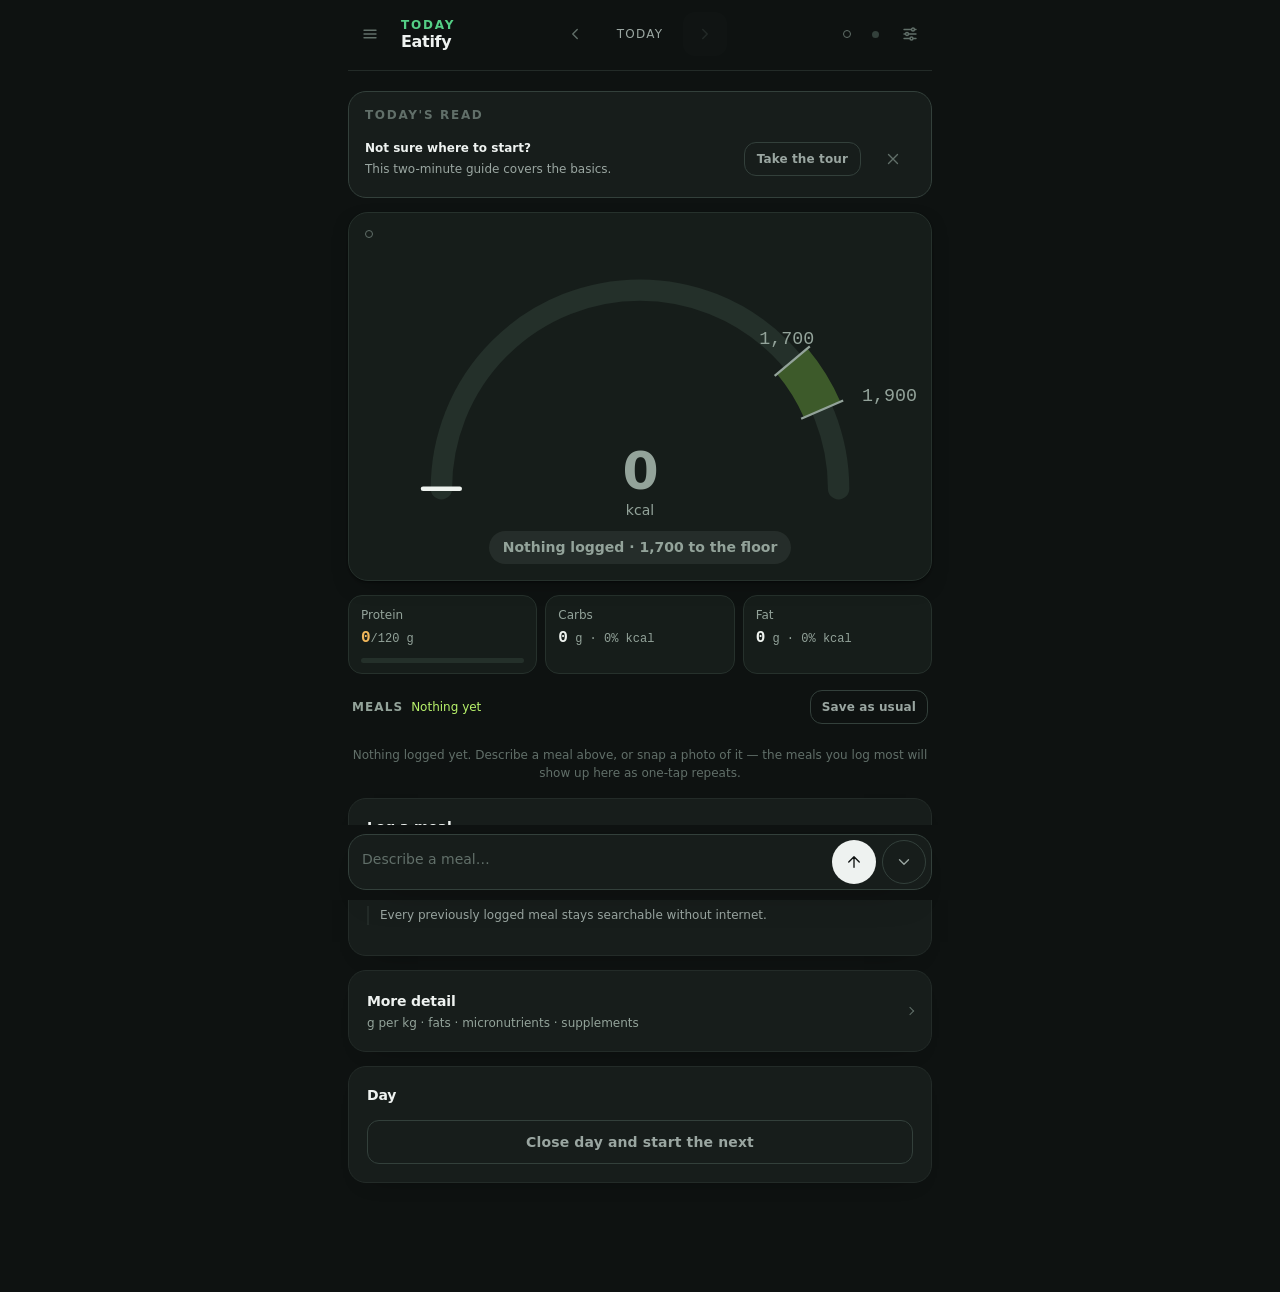
<file: index.html>
<!DOCTYPE html>
<html lang="en">
<head>
<meta charset="UTF-8">
<meta http-equiv="Content-Security-Policy" content="default-src 'self'; connect-src 'self' https://api.nal.usda.gov https://generativelanguage.googleapis.com https://openrouter.ai https://*.supabase.co; img-src 'self' data: blob:; style-src 'self' 'unsafe-inline' https://fonts.googleapis.com; font-src 'self' https://fonts.gstatic.com; script-src 'self'; worker-src 'self'; object-src 'none'; base-uri 'self'; form-action 'self'">
<meta name="viewport" content="width=device-width, initial-scale=1.0, viewport-fit=cover">
<title>Eatify</title>
<link rel="preconnect" href="https://fonts.googleapis.com">
<link rel="preconnect" href="https://fonts.gstatic.com" crossorigin>
<link href="https://fonts.googleapis.com/css2?family=Archivo:wdth,wght@75..125,400..800&family=Inter:wght@400;500;600;700;800&family=JetBrains+Mono:wght@400;500;600&display=swap" rel="stylesheet">
<link rel="stylesheet" href="css/style.css">
<link rel="manifest" href="manifest.json">
<meta name="theme-color" content="#0e1211">
<meta name="apple-mobile-web-app-capable" content="yes">
<meta name="apple-mobile-web-app-status-bar-style" content="black-translucent">
<link rel="apple-touch-icon" href="icon-192.png">
</head>
<body>

<!-- Every status message the app shows visually is also announced here. -->
<div id="srLive" class="sr-only" role="status" aria-live="polite"></div>

<header class="app-header">
  <div class="head-start">
    <button type="button" id="navToggle" aria-label="Open navigation"
            aria-expanded="false" aria-controls="sidebar" title="Sections"><span data-ui-icon="menu"></span></button>
    <div class="head-name"><span class="head-section" id="sectionLabel">Today</span><h1>Eatify</h1></div>
  </div>
  <div class="daynav">
    <button type="button" id="dayPrev" aria-label="Previous day" title="Previous day"><span data-ui-icon="previous"></span></button>
    <span class="date" id="dayLabel" aria-live="polite"></span>
    <button type="button" id="dayNext" aria-label="Next day" title="Next day"><span data-ui-icon="next"></span></button>
  </div>
  <div class="head-end">
    <button type="button" class="pin-toggle" id="headerPin" aria-label="Pin the top bar" aria-pressed="false" title="Keep the top bar in sight"></button>
    <span id="syncDot" class="sync-dot off" role="img" aria-label="Sync off"
          title="Sync off — configure in Settings"></span>
    <button type="button" id="gear" aria-label="Settings" aria-expanded="false"
            aria-controls="settingsPanel" title="Settings"><span data-ui-icon="settings"></span></button>
  </div>
</header>

<!-- ============================ NAVIGATION ============================== -->
<!-- Sections live in a drawer rather than a bottom bar: the bottom edge now
     belongs to the meal composer, which is what this app is actually for. -->
<div class="nav-backdrop" id="navBackdrop" hidden></div>
<nav class="sidebar" id="sidebar" hidden>
  <div class="sidebar-head">
    <span class="sidebar-title">Sections</span>
    <button type="button" class="icon-btn" id="navClose" aria-label="Close navigation"><span data-ui-icon="close"></span></button>
  </div>
  <div class="sidebar-tabs" role="tablist" aria-orientation="vertical" aria-label="Sections">
    <button type="button" role="tab" id="tabbtn-today" data-tab="today" aria-selected="true" aria-controls="tabToday"><span class="ico"><span data-ui-icon="today"></span></span>Today</button>
    <button type="button" role="tab" id="tabbtn-logs" data-tab="logs" aria-selected="false" aria-controls="tabLogs"><span class="ico"><span data-ui-icon="logs"></span><span class="nav-badge" id="suppBadge" hidden></span></span>Logs</button>
    <button type="button" role="tab" id="tabbtn-plan" data-tab="plan" aria-selected="false" aria-controls="tabPlan"><span class="ico"><span data-ui-icon="plan"></span></span>Plan</button>
    <button type="button" role="tab" id="tabbtn-lift" data-tab="lift" aria-selected="false" aria-controls="tabLift"><span class="ico"><span data-ui-icon="lift"></span></span>Lift</button>
    <button type="button" role="tab" id="tabbtn-trends" data-tab="trends" aria-selected="false" aria-controls="tabTrends"><span class="ico"><span data-ui-icon="trends"></span></span>Trends</button>
  </div>
</nav>

<!-- Shown while a past day is on screen — every add/edit lands on that day, not today. -->
<div class="notice warn" id="pastBanner" hidden>
  <span class="grow">Editing <b id="pastBannerDate"></b> — not today.</span>
  <button type="button" class="ghost sm" id="backToTodayBtn">Back to today</button>
</div>

<!-- ============================== SETTINGS ============================== -->
<div class="panel" id="settingsPanel" hidden>
  <span class="panel-title">Included food tools</span>
  <div class="tactical" id="hostedStatus">Sign in under Sync to use the included allowance. Manual logging always works.</div>
  <details>
    <summary>Use your own API keys (advanced)</summary>
    <div style="margin-top:10px">
  <div class="field">
    <label for="usdaKey">USDA FoodData Central key</label>
    <input type="password" id="usdaKey" placeholder="leave blank to use Eatify's allowance" autocomplete="off">
  </div>
  <div class="field">
    <label for="geminiKey">Gemini API key</label>
    <input type="password" id="geminiKey" placeholder="AIza…" autocomplete="off">
  </div>
  <div class="field">
    <label for="geminiModel">Gemini model</label>
    <input type="text" id="geminiModel" list="modelList" placeholder="gemini-3.5-flash-lite">
    <datalist id="modelList"></datalist>
  </div>
  <div class="field">
    <label for="orKey">OpenRouter key (optional backup)</label>
    <input type="password" id="orKey" placeholder="sk-or-… (free models rotated automatically)" autocomplete="off">
  </div>
  <div class="footer-actions">
    <button type="button" class="ghost" id="loadModelsBtn">Load models</button>
    <button type="button" id="saveKeys">Save keys</button>
  </div>
  <div class="tactical" id="keyStatus">Personal keys stay saved in this browser. When needed, the matching key is sent transiently to the backend or provider; it is never synced or exported.</div>
    </div>
  </details>

  <span class="panel-title">Your account</span>
  <div class="tactical">Install Eatify on this device for a home-screen icon, its own app window, and quicker access offline.</div>
  <button type="button" class="ghost" id="installAppBtn">Install app</button>
  <div class="field">
    <label for="accountEmail">Email</label>
    <input type="email" id="accountEmail" placeholder="you@example.com" autocomplete="email">
  </div>
  <div class="footer-actions">
    <button type="button" class="ghost" id="syncNowBtn">Sync now</button>
    <button type="button" id="signOutBtn" hidden>Sign out</button>
    <button type="button" id="signInBtn">Email me a sign-in link</button>
  </div>
  <details>
    <summary>Connect your own Supabase project (advanced)</summary>
    <div style="margin-top:10px">
      <div class="field">
        <label for="supaUrl">Supabase project URL — blank uses the built-in one</label>
        <input type="text" id="supaUrl" placeholder="https://xxxx.supabase.co" autocomplete="off">
      </div>
      <div class="field">
        <label for="supaKey">Supabase anon key — blank uses the built-in one</label>
        <input type="password" id="supaKey" placeholder="sb_publishable_… or eyJ…" autocomplete="off">
      </div>
      <div class="tactical">See SYNC_SETUP.md in the repo for the one-time project setup.</div>
    </div>
  </details>
  <div class="tactical" id="syncStatus">Sign in to sync logs, targets, workouts, measurements, and settings across devices. Personal API keys never sync.</div>

  <span class="panel-title">Review Eatify</span>
  <div class="field">
    <label for="feedbackRating">How is Eatify treating you?</label>
    <select id="feedbackRating">
      <option value="">No rating</option>
      <option value="5">5 — love it</option>
      <option value="4">4 — pretty good</option>
      <option value="3">3 — it is okay</option>
      <option value="2">2 — needs work</option>
      <option value="1">1 — rough right now</option>
    </select>
  </div>
  <div class="field"><label for="feedbackMessage">What should change?</label><textarea id="feedbackMessage" rows="4" maxlength="4000" placeholder="A bug, an idea, or anything that feels annoying…"></textarea></div>
  <div class="field" id="feedbackEmailWrap"><label for="feedbackEmail">Email for a reply <span class="tactical">(optional)</span></label><input type="email" id="feedbackEmail" autocomplete="email" placeholder="you@example.com"></div>
  <label class="pill"><input type="checkbox" id="anonymousAnalytics"> Share anonymous usage counts</label>
  <div class="tactical" id="feedbackIdentity">No meals, nutrition details, API keys, or personal entries are collected.</div>
  <button type="button" id="sendFeedback">Send feedback</button>
  <div class="tactical" id="feedbackStatus" hidden></div>

  <!-- Body profile lives here, not on Trends: it is configuration you set once,
       not a reading you check. Trends shows what it produces. -->
  <span class="panel-title">Body profile</span>
  <div class="targets-grid">
    <div><label for="pfSex">Sex</label><select id="pfSex"><option value="male">male</option><option value="female">female</option></select></div>
    <div><label for="pfAge">Age (years)</label><input type="number" id="pfAge" min="0" step="1" inputmode="numeric" placeholder="28"></div>
    <div><label for="pfHeight">Height (cm)</label><input type="number" id="pfHeight" min="0" step="1" inputmode="numeric" placeholder="178"></div>
    <div><label for="pfActivity">Activity</label><select id="pfActivity">
      <option value="sedentary">sedentary</option>
      <option value="light">light</option>
      <option value="moderate">moderate</option>
      <option value="active">active</option>
      <option value="athlete">athlete</option>
    </select></div>
  </div>
  <div class="field">
    <label for="pfTrendStart">Ignore weigh-ins before this date (optional)</label>
    <input type="date" id="pfTrendStart">
    <div class="tactical">Use this only after a major diet change. Your water weight can jump for a week or two, so older weigh-ins may make the calorie estimate less useful.</div>
  </div>
  <div class="tactical" id="tdeeReadout">Enter your age and height and log a weight to estimate maintenance.</div>

  <span class="panel-title">Goal</span>
  <div class="targets-grid">
    <div><label for="goalMode">Goal</label><select id="goalMode">
      <option value="off">Use my calorie range</option>
      <option value="cut">Lose weight (about −500 kcal/day)</option>
      <option value="maintain">Maintain weight</option>
      <option value="bulk">Gain slowly (about +300 kcal/day)</option>
      <option value="custom">Custom calorie adjustment…</option>
    </select></div>
    <div id="goalCustomWrap" hidden><label for="goalOffset">Custom calorie change per day</label><input type="number" id="goalOffset" step="25" inputmode="numeric" placeholder="250"></div>
  </div>
  <div class="tactical" id="goalReadout" hidden></div>
  <!-- Fires only when the corridor has stopped describing what you actually eat. -->
  <div class="tactical bad" id="driftNote" hidden></div>

  <span class="panel-title">Daily targets</span>
  <div class="targets-grid">
    <div><label for="tFloor">Calorie floor (kcal)</label><input type="number" id="tFloor" min="0" step="10" inputmode="numeric"></div>
    <div><label for="tCeil">Calorie ceiling (kcal)</label><input type="number" id="tCeil" min="0" step="10" inputmode="numeric"></div>
    <div><label for="tP">Protein floor</label>
      <div style="display:flex;gap:6px">
        <input type="number" id="tP" min="0" step="1" inputmode="numeric">
        <select id="tPMode" aria-label="Protein floor unit" style="width:90px"><option value="g">g</option><option value="pct">% kcal</option></select>
      </div>
    </div>
    <div><label for="tCMax">Carb cap — blank is off</label>
      <div style="display:flex;gap:6px">
        <input type="number" id="tCMax" min="0" step="1" inputmode="numeric" placeholder="off">
        <select id="tCMode" aria-label="Carb cap unit" style="width:90px"><option value="g">g</option><option value="pct">% kcal</option></select>
      </div>
    </div>
    <div><label for="tFMax">Fat cap — blank is off</label>
      <div style="display:flex;gap:6px">
        <input type="number" id="tFMax" min="0" step="1" inputmode="numeric" placeholder="off">
        <select id="tFMode" aria-label="Fat cap unit" style="width:90px"><option value="g">g</option><option value="pct">% kcal</option></select>
      </div>
    </div>
  </div>
  <!-- Set any two macros and the third is arithmetic — this says what was filled in. -->
  <div class="tactical" id="macroFillNote" hidden></div>
  <div class="footer-actions">
    <button type="button" class="ghost" id="resetTargets">Reset to defaults</button>
    <button type="button" id="saveTargets">Save targets</button>
  </div>
  <div class="tactical" id="targetStatus" hidden></div>

  <details>
    <summary>Meal schedule (optional)</summary>
    <div style="margin-top:10px">
      <label for="mealPlanInput">Add one meal per line: <b>time, calories, name</b>. Example: <b>07:30 600 Breakfast</b>. Eatify uses this to show whether you are roughly on pace during the day; these are not hard meal limits.</label>
      <textarea id="mealPlanInput" rows="6" placeholder="07:30 800 Breakfast&#10;11:00 200 Brunch&#10;14:00 800 Lunch&#10;16:30 300 Supper&#10;21:00 500 Dinner"></textarea>
      <div class="footer-actions" style="margin-top:10px">
        <button type="button" class="ghost" id="clearMealPlan">Use even pacing</button>
        <button type="button" id="saveMealPlan">Save meal plan</button>
      </div>
      <div class="tactical" id="mealPlanStatus" hidden></div>
    </div>
  </details>

  <details>
    <summary>Training schedule</summary>
    <div style="margin-top:10px">
      <label id="trainDaysLabel">Training days</label>
      <div class="pill-row" id="trainDays" role="group" aria-labelledby="trainDaysLabel"></div>
      <label for="trainSplitInput" style="margin-top:10px">Weekly split — one per line, "<b>Day Split</b>" (use <b>Rest</b> for off days)</label>
      <textarea id="trainSplitInput" rows="7" placeholder="Mon Pull&#10;Tue Push&#10;Wed Legs&#10;Thu Upper · pull&#10;Fri Upper · push&#10;Sat Rest&#10;Sun Rest"></textarea>
      <div class="targets-grid" style="margin-top:10px">
        <div><label for="trainStart">Workout start</label><input type="time" id="trainStart"></div>
        <div><label for="trainEnd">Workout end</label><input type="time" id="trainEnd"></div>
      </div>
      <div class="pill-row">
        <label class="pill"><input type="checkbox" id="trainAutoLift" hidden> Open on Lift during the workout window</label>
        <label class="pill"><input type="checkbox" id="trainCycle" hidden> Use different calorie targets on training and rest days</label>
      </div>
      <div class="targets-grid" id="cycleOffsets" hidden>
        <div><label for="trainOffset">Calories added on training days</label><input type="number" id="trainOffset" step="25" inputmode="numeric"></div>
        <div><label for="restOffset">Calories added on rest days</label><input type="number" id="restOffset" step="25" inputmode="numeric"></div>
      </div>
      <button type="button" id="saveTrain">Save schedule</button>
      <div class="tactical" id="trainStatus" hidden></div>
    </div>
  </details>

  <!-- The session planner (planner.js) reads these. Stored in the targets bundle, so they sync. -->
  <details>
    <summary>Workout planner</summary>
    <div style="margin-top:10px">
      <div class="tactical">Lift → Log today uses these to say whether to train and to write today's session from your own lifts. Rules only, no AI.</div>
      <div class="targets-grid" style="margin-top:10px">
        <div><label for="plPrio1">First priority muscle</label><select id="plPrio1"></select></div>
        <div><label for="plPrio2">Second priority (optional)</label><select id="plPrio2"></select></div>
        <div><label for="plPrio3">Third priority (optional)</label><select id="plPrio3"></select></div>
        <div><label for="plPrio4">Fourth priority (optional)</label><select id="plPrio4"></select></div>
        <div><label for="plDays">Days a week</label><select id="plDays"><option value="3">3</option><option value="4">4</option><option value="5">5</option></select></div>
        <div><label for="plMinutes">Session length (minutes)</label><select id="plMinutes"><option value="60">60</option><option value="75">75</option><option value="90">90</option><option value="120">120</option></select></div>
        <div><label for="plRestMode">When a rest day is due</label><select id="plRestMode">
          <option value="lighter">Suggest a lighter session</option>
          <option value="rest">Tell me to rest</option>
        </select></div>
        <div><label for="plLower">Lower-body lifts</label><select id="plLower">
          <option value="twiceWeekly">Twice a week</option>
          <option value="weekly">Once a week</option>
          <option value="fortnightly">Once every two weeks</option>
        </select></div>
        <div><label for="plPhase">Phase</label><select id="plPhase">
          <option value="bulk">Bulk</option>
          <option value="maintain">Maintain (sets x0.9)</option>
          <option value="cut">Cut (sets x0.75)</option>
        </select></div>
      </div>
      <label id="plWeekdaysLabel" style="margin-top:10px">Days you can train on</label>
      <div class="pill-row" id="plWeekdays" role="group" aria-labelledby="plWeekdaysLabel"></div>
      <div class="footer-actions">
        <button type="button" class="ghost" id="resetPlanner">Reset to defaults</button>
        <button type="button" id="savePlanner">Save planner</button>
      </div>
      <div class="tactical" id="plannerStatus" hidden></div>
    </div>
  </details>

  <details>
    <summary>How estimates are adjusted</summary>
    <div class="targets-grid" style="margin-top:10px">
      <div><label for="penK">Extra calories added to estimates (%)</label><input type="number" id="penK" min="0" step="1" inputmode="numeric"></div>
      <div><label for="penP">Protein removed from estimates (%)</label><input type="number" id="penP" min="0" step="1" inputmode="numeric"></div>
    </div>
    <div class="footer-actions">
      <button type="button" class="ghost" id="resetPens">Reset to defaults</button>
      <button type="button" id="savePens">Save adjustments</button>
    </div>
    <div class="tactical">Estimated portions are often optimistic. These adjustments add a small safety margin. Most people can leave the defaults alone.</div>
    <div class="tactical" id="penStatus" hidden></div>
  </details>

  <details>
    <summary>Where to get personal API keys</summary>
    <div class="tactical" style="margin-top:10px">
      You only need these after the included daily allowance runs out.<br>
      <b>USDA:</b> <a href="https://fdc.nal.usda.gov/api-key-signup.html" target="_blank" rel="noopener">Get a USDA key</a>.<br>
      <b>Gemini:</b> <a href="https://aistudio.google.com/apikey" target="_blank" rel="noopener">Get a Gemini key</a>.<br>
      <b>OpenRouter:</b> <a href="https://openrouter.ai/keys" target="_blank" rel="noopener">Get an optional backup key</a>.<br>
      Keys are saved only in localStorage on this device. When needed, the matching key is sent transiently to the backend or provider. Export and sync never include them.
    </div>
  </details>
</div>

<!-- ================================ TODAY ================================ -->
<main id="tabToday" class="tabview" role="tabpanel" aria-labelledby="tabbtn-today">

  <section class="today-read" id="todayRead" aria-label="Today's read">
    <span class="today-read-title">Today's read</span>
    <div class="read-item guide-invite" id="guideInvite" hidden>
      <div class="grow"><b>Not sure where to start?</b><span> This two-minute guide covers the basics.</span></div>
      <button type="button" class="sm ghost" id="guideStart">Take the tour</button>
      <button type="button" class="icon-btn" id="guideDismiss" aria-label="Not now" title="Not now"><span data-ui-icon="close"></span></button>
    </div>
    <div class="read-item" id="digestCard" hidden>
      <span class="dg-main grow"></span>
      <button type="button" class="icon-btn" id="digestClose" aria-label="Dismiss"><span data-ui-icon="close"></span></button>
    </div>
    <div class="read-item" id="briefCard" hidden>
      <span id="briefText" class="grow"></span>
      <button type="button" class="icon-btn" id="briefClose" aria-label="Dismiss"><span data-ui-icon="close"></span></button>
    </div>
  </section>

  <!-- THE CORRIDOR. One arc: 0 kcal at the left, the scale maximum at the right, the
       corridor drawn as a band on it, the fill running to what has been eaten. The
       numbers are in HTML over the arc so they scale with the user's text size, and the
       whole thing is exposed as one meter with a spoken reading (aria-valuetext). -->
  <section class="corridor-card gauge-card" id="instrument" aria-label="Caloric corridor">
    <button type="button" class="pin-toggle card-pin" id="caloriePin" aria-label="Pin calorie summary" aria-pressed="false" title="Keep calories in sight"></button>
    <div class="gauge" id="scale" role="meter" aria-label="Calories against your daily corridor">
      <svg class="gauge-svg" viewBox="0 0 360 190" aria-hidden="true" focusable="false">
        <path class="g-track" id="gaugeTrack"></path>
        <path class="g-zone" id="gaugeZone"></path>
        <path class="g-proj" id="projCursor" hidden></path>
        <path class="g-prog is-empty" id="gaugeProg"></path>
        <line class="g-tick" id="gaugeTickFloor"></line>
        <line class="g-tick" id="gaugeTickCeil"></line>
        <line class="g-pace" id="paceMark" hidden></line>
        <text class="g-lbl" id="gaugeLblFloor"></text>
        <text class="g-lbl" id="gaugeLblCeil"></text>
      </svg>
      <div class="gauge-read">
        <span class="cor-val is-empty" id="readout">0</span>
        <span class="cor-unit">kcal</span>
      </div>
    </div>
    <div class="gauge-verdict"><span class="cor-state is-empty" id="verdictStamp">Nothing logged</span></div>
    <div class="cor-sub" id="readoutSub" hidden></div>
    <div class="pace-line" id="paceLine" hidden></div>
  </section>

  <!-- MACROS: protein as a floor, carbs and fat as caps. Three tiles, one row. -->
  <section class="macro-tiles" id="macroRows" role="group" aria-label="Macros"></section>

  <!-- MEALS: one row per sitting, collapsed. Tapping a row opens its ingredients, each with
       the same edit and remove actions the flat list always had. -->
  <section class="meals-block" aria-labelledby="ledgerTitle">
    <div class="ledger-titlebar">
      <div class="ledger-heading">
        <h2 class="panel-title" id="ledgerTitle">Meals</h2>
        <span class="ledger-count" id="ledgerCount"></span>
      </div>
      <button type="button" class="sm ghost" id="saveTplBtn">Save as usual</button>
    </div>
    <div id="ledgerBody" class="meal-ledger" aria-label="Meals logged for the day on screen"></div>
  </section>

  <!-- LOGGING. The composer at the bottom owns the AI path end to end, review
       list included. What stays here is what needs the page's full width and
       is not part of that flow: one-tap repeats and the manual USDA search.
       The panel hides itself when it holds neither. -->
  <section class="panel" id="addPanel">
    <span class="panel-title">Log a meal</span>
    <div class="offline-library-bar">
      <button type="button" class="ghost" id="offlineMealsBtn">Offline meals <span id="offlineMealsCount"></span></button>
      <span class="tactical">Every previously logged meal stays searchable without internet.</span>
    </div>
    <div class="chips" id="tplChips" hidden></div>
    <div class="chips" id="freqChips" hidden></div>

    <!-- Manual USDA logging — revealed from the composer's ⌃ menu -->
    <div id="manualBlock" hidden style="margin-top:16px;border-top:1px solid var(--rule);padding-top:16px">
      <div class="row" style="grid-template-columns:1fr 84px">
        <div>
          <label for="usdaSearch">Search foods (USDA)</label>
          <input type="text" id="usdaSearch" placeholder="greek yogurt">
        </div>
        <div style="display:flex;align-items:flex-end">
          <button type="button" id="usdaBtn">Find</button>
        </div>
      </div>
      <div id="searchResults" style="margin-bottom:12px"></div>
      <div class="row">
        <div>
          <label for="food">Food</label>
          <select id="food"></select>
        </div>
        <div>
          <label for="grams">Grams</label>
          <input type="number" id="grams" placeholder="0" min="0" step="1" inputmode="decimal">
        </div>
      </div>
      <div class="pill-row">
        <label class="pill"><input type="checkbox" id="weighed" checked hidden> Weighed &amp; exact</label>
      </div>
      <button type="button" id="addBtn">Add to ledger</button>
    </div>
  </section>

  <!-- MORE DETAIL, collapsed: everything the old Macros card carried that does not
       belong on the first screen. The notes under protein, carbs and fat, the
       micronutrient panel (with its own averaging window), and today's supplements. -->
  <details class="panel today-more" id="todayMore">
    <summary><span class="panel-title" style="margin:0">More detail <small class="more-hint">g per kg · fats · micronutrients · supplements</small></span></summary>
    <div class="today-more-body">
      <div id="macroNotes" class="macro-notes"></div>
      <div id="microLine" hidden></div>
      <!-- Supplements that are ON today. "Is today an ON day?" is a Today question,
           so the answer lives here; the protocols themselves are managed under Plan. -->
      <section id="suppTodayPanel" hidden>
        <span class="panel-title">Supplements today</span>
        <div class="supp-strip-today" id="suppTodayStrip"></div>
      </section>
    </div>
  </details>

  <!-- Day maintenance. Close day is the routine action; the destructive ones sit
       behind a disclosure so they can't be hit by accident right next to it. -->
  <section class="panel" id="todayOnly">
    <span class="panel-title">Day</span>
    <button type="button" class="ghost" id="closeDayBtn">Close day and start the next</button>
    <details style="margin-top:12px">
      <summary>Backup and reset</summary>
      <div style="margin-top:10px">
        <div class="footer-actions">
          <button type="button" class="ghost" id="exportBtn">Export backup</button>
          <button type="button" class="ghost" id="importBtn">Import backup</button>
        </div>
        <button type="button" class="danger" id="resetBtn" style="margin-top:8px">Clear this day's entries</button>
        <div class="tactical">Data lives on this device. Export is your backup — sync is not one.</div>
      </div>
    </details>
  </section>
</main>

<!-- ================================= LOGS ================================ -->
<main id="tabLogs" class="tabview" role="tabpanel" aria-labelledby="tabbtn-logs" hidden>
  <div class="tactical" id="logsDateNote" style="margin-bottom:4px"></div>

  <!-- WEIGH-IN -->
  <section class="panel">
    <span class="panel-title">Weigh-in · <span id="wDate">today</span></span>
    <div class="row" style="grid-template-columns:1fr 84px">
      <div>
        <label for="wIn">Morning weight (kg)</label>
        <input type="number" id="wIn" min="0" step="0.1" inputmode="decimal" placeholder="78.4">
      </div>
      <div style="display:flex;align-items:flex-end">
        <button type="button" id="wSaveBtn">Log</button>
      </div>
    </div>
    <div class="tactical" id="wLogHint" style="margin-top:8px">Weigh first thing, after the toilet, before eating or drinking — same conditions each day so the trend reflects fat, not last night's dinner. The full trend and corridor cross-check live on <b>Trends</b>.</div>
  </section>

  <!-- BODY-FAT ESTIMATE -->
  <section class="panel">
    <span class="panel-title">Body-fat estimate · U.S. Navy tape method</span>
    <div id="bfReadout"><div class="empty">Enter your height in Settings and log a waist and neck below to estimate body fat.</div></div>
    <div class="tactical" id="bfTrend" hidden style="margin-top:10px"></div>
  </section>

  <!-- BODY MEASUREMENTS -->
  <section class="panel">
    <span class="panel-title">Body measurements · <span id="mDate">today</span> <span class="sr-sub">(cm)</span></span>
    <div class="tactical" style="margin-bottom:6px">Waist and neck (plus hips, for women) drive the body-fat estimate above. The rest are optional — log the ones you care about and the app tracks each one over time.</div>
    <div class="tactical" id="measureCadence" style="margin-bottom:8px"></div>
    <div id="measureForm" class="measure-grid"></div>
    <div class="footer-actions" style="grid-template-columns:1fr auto;margin-top:12px">
      <button type="button" id="mSaveBtn">Save measurements</button>
      <button type="button" class="ghost" id="mClearBtn">Clear this day</button>
    </div>
    <div class="tactical" id="mFormMsg" hidden style="margin-top:8px"></div>

    <details id="measureHowto" style="margin-top:16px">
      <summary>How to measure — read once, then stay consistent</summary>
      <div class="measure-howto" id="measureHowtoBody" style="margin-top:10px"></div>
      <div class="tactical" style="margin-top:10px">Consistency beats precision. Measure at the same time of day (morning is best), on the same side, with the tape snug but not compressing the skin, and — for the waist and chest — after a normal exhale, without sucking in. A cloth or spring-loaded tape held level all the way round is worth far more than an exact starting number.</div>
    </details>

    <details style="margin-top:12px">
      <summary>Measurement log</summary>
      <div id="measureLog" style="margin-top:12px"><div class="empty">No measurements logged yet.</div></div>
    </details>
  </section>

  <!-- SUPPLEMENTS (daily doses) -->
  <section class="panel">
    <span class="panel-title">Supplements · <span id="suppDate">today</span></span>
    <div id="suppToday"></div>
    <div class="tactical" id="suppSummary" hidden></div>
    <div class="tactical" style="margin-top:10px">Add or edit protocols on the <b>Plan</b> tab.</div>
  </section>
</main>

<!-- ================================= PLAN ================================ -->
<main id="tabPlan" class="tabview" role="tabpanel" aria-labelledby="tabbtn-plan" hidden>
  <section class="panel">
    <span class="panel-title">Supplement protocols</span>
    <div class="tactical" style="margin-bottom:4px">Set up which supplements you take, on what schedule, and their per-dose nutrients here. Tick today's doses on the <b>Logs</b> tab.</div>

    <details style="margin-top:12px" open>
      <summary>Manage protocols</summary>
      <div id="suppManage" style="margin-top:12px"></div>
      <div style="margin-top:14px;border-top:1px solid var(--rule);padding-top:14px">
        <div class="targets-grid">
          <div><label for="suppName">Name</label><input type="text" id="suppName" placeholder="Vitamin D3"></div>
          <div><label for="suppDose">Dose (optional)</label><input type="text" id="suppDose" placeholder="5000 IU"></div>
        </div>
        <div class="targets-grid">
          <div><label for="suppKind">Schedule</label><select id="suppKind">
            <option value="every">every N days</option>
            <option value="days">specific weekdays</option>
          </select></div>
          <div id="suppEveryWrap"><label for="suppEvery">N — 2 is every other day</label><input type="number" id="suppEvery" min="1" step="1" value="2" inputmode="numeric"></div>
        </div>
        <div class="targets-grid" id="suppPhaseWrap">
          <div><label for="suppAnchor">Anchor — an ON day you're sure of</label><input type="date" id="suppAnchor"></div>
          <div><label for="suppMode">Cycle</label><select id="suppMode">
            <option value="fixed">fixed — locked to the calendar</option>
            <option value="rolling">rolling — N days after the last dose</option>
          </select></div>
        </div>
        <div id="suppDaysWrap" hidden style="margin-bottom:12px">
          <label id="suppDaysLabel">Days</label>
          <div class="supp-days" id="suppDaysPick" role="group" aria-labelledby="suppDaysLabel"></div>
        </div>

        <details id="suppNutriWrap" style="margin:2px 0 12px">
          <summary>Nutrients per dose (optional)</summary>
          <div style="margin-top:10px">
            <div class="tactical">Photograph the Supplement Facts panel or paste it — the AI records each nutrient's <b>elemental</b> amount (250&nbsp;mg calcium, not the 1200&nbsp;mg of calcium citrate). Taking the supplement then adds these to your day's micronutrients. Or add nutrients by hand.</div>
            <label for="suppLabelText" class="sr-only">Supplement label text</label>
            <textarea id="suppLabelText" rows="2" placeholder="Paste the label — e.g. Calcium 250mg, Vitamin D3 1000 IU, Vitamin K2 100mcg" style="margin-top:8px"></textarea>
            <div class="footer-actions" style="grid-template-columns:1fr 1fr 1.2fr;margin-top:6px">
              <button type="button" class="ghost icon-label" id="suppPhotoBtn"><span data-ui-icon="camera"></span>Photo</button>
              <button type="button" class="ghost icon-label" id="suppGalleryBtn"><span data-ui-icon="image"></span>Choose</button>
              <button type="button" id="suppReadBtn">Read label</button>
            </div>
            <div id="suppPhotoChip" class="photo-chip" hidden>
              <img id="suppPhotoThumb" alt="attached label photo">
              <span id="suppPhotoName">label photo</span>
              <button type="button" id="suppPhotoClear" aria-label="Remove photo"><span data-ui-icon="close"></span></button>
            </div>
            <div class="tactical" id="suppNutriMsg" hidden></div>
            <div id="suppMicroList" style="margin-top:10px"></div>
            <div class="targets-grid" style="margin-top:8px">
              <div><label for="suppMicroPick">Add a nutrient by hand</label>
                <select id="suppMicroPick"></select></div>
              <div><label for="suppMicroAmt">Amount <span id="suppMicroUnit" class="sr-sub"></span></label>
                <input type="number" id="suppMicroAmt" min="0" step="any" inputmode="decimal" placeholder="0"></div>
            </div>
            <div class="targets-grid" id="suppElemWrap" hidden>
              <div><label for="suppElemForm">Salt form <span class="sr-sub">(converts to elemental)</span></label>
                <select id="suppElemForm"></select></div>
              <div><label for="suppElemHint">&nbsp;</label>
                <div class="tactical" id="suppElemHint" style="padding-top:8px"></div></div>
            </div>
            <button type="button" class="sm ghost" id="suppMicroAdd" style="margin-top:6px">Add nutrient</button>
          </div>
        </details>

        <button type="button" id="suppAddBtn">Add supplement</button>
        <button type="button" class="ghost" id="suppCancelEdit" hidden style="margin-top:6px">Cancel edit</button>
        <div class="tactical" id="suppFormMsg">Log the days you take it and the strip shows the pattern — no more guessing whether today is ON.</div>
      </div>
    </details>
  </section>

  <section class="panel">
    <span class="panel-title">Close the gap · <span id="solverTitle">1700</span> kcal target</span>
    <div class="budget-suggestions" id="budgetSuggestions">
      <div class="empty">Log some food and combinations that close the remaining gap appear here.</div>
    </div>
    <div class="tactical" id="tactical"></div>
  </section>

  <section class="panel">
    <span class="panel-title">Meal engineer · balance three foods to a calorie target</span>
    <div class="tern-foods">
      <div><label for="ternA">Food A</label><div class="tern-pick"><select id="ternA"></select><button type="button" class="tern-find" data-slot="0" aria-label="Search a food for slot A"><span data-ui-icon="search"></span></button></div></div>
      <div><label for="ternB">Food B</label><div class="tern-pick"><select id="ternB"></select><button type="button" class="tern-find" data-slot="1" aria-label="Search a food for slot B"><span data-ui-icon="search"></span></button></div></div>
      <div><label for="ternC">Food C</label><div class="tern-pick"><select id="ternC"></select><button type="button" class="tern-find" data-slot="2" aria-label="Search a food for slot C"><span data-ui-icon="search"></span></button></div></div>
    </div>
    <!-- Shared USDA search: the 🔍 on a slot opens this and fills that slot with any food. -->
    <div id="ternSearch" class="tern-search" hidden>
      <div class="row" style="grid-template-columns:1fr 84px">
        <div>
          <label for="ternSearchIn" id="ternSearchLbl">Search any food (USDA) → Slot A</label>
          <input type="text" id="ternSearchIn" placeholder="greek yogurt, salmon, lentils">
        </div>
        <div style="display:flex;align-items:flex-end">
          <button type="button" id="ternSearchBtn">Find</button>
        </div>
      </div>
      <div id="ternSearchResults" style="margin-top:10px"></div>
    </div>
    <div class="tern-target">
      <div><label for="ternKcal">Calorie target</label><input type="number" id="ternKcal" min="50" step="10" inputmode="numeric"></div>
      <div class="hint" id="ternHint">drag the point</div>
    </div>
    <div class="tern-stage">
      <div class="tern-plot" id="ternPlot"></div>
      <div class="tern-readout" id="ternReadout"></div>
    </div>
    <div class="footer-actions" style="margin-top:16px">
      <button type="button" class="ghost" id="ternSaveDefaults">Make these my defaults</button>
      <button type="button" id="ternAdd">Add all three to ledger</button>
    </div>
    <div class="tern-msg" id="ternMsg"></div>
  </section>
</main>

<!-- ================================= LIFT ================================ -->
<!-- Three views behind underlined text tabs. Log today is what you use at the gym; History
     and Catalogue are what you read afterwards. The tab state lives in lift.js and is not
     touched by a re-render, so logging a set never moves you to another view. -->
<main id="tabLift" class="tabview" role="tabpanel" aria-labelledby="tabbtn-lift" hidden>
  <div class="lift-tabs" role="tablist" aria-label="Lift views">
    <button type="button" role="tab" id="liftTabLog" data-lifttab="log" aria-selected="true" aria-controls="liftViewLog">Log today</button>
    <button type="button" role="tab" id="liftTabHistory" data-lifttab="history" aria-selected="false" aria-controls="liftViewHistory" tabindex="-1">History</button>
    <button type="button" role="tab" id="liftTabCatalogue" data-lifttab="catalogue" aria-selected="false" aria-controls="liftViewCatalogue" tabindex="-1">Catalogue</button>
  </div>

  <!-- ---------------------------- LOG TODAY ---------------------------- -->
  <div id="liftViewLog" role="tabpanel" aria-labelledby="liftTabLog">
    <!-- Readiness: a one-line strip (the answer), expanding to the full card. Rules only, from
         planner.js; drawn by coach.js. -->
    <section class="rd" id="liftReadiness" aria-label="Readiness" hidden></section>

    <!-- Free text in, sets out. Parsed by the grammar in core.js, not by a model. -->
    <section class="panel lift-logger">
      <span class="panel-title">Session · <span id="liftDate">today</span><span id="liftSplit"></span></span>
      <!-- Find an exercise by typing a few letters instead of scrolling a list. -->
      <label for="liftFind" class="sr-only">Find an exercise to log</label>
      <input type="search" id="liftFind" class="lift-find" placeholder="Find an exercise: squat, rdl, lat…" autocomplete="off" enterkeyhint="go">
      <div id="liftFindResults" class="lift-find-results" hidden></div>
      <div class="chips" id="liftChips" hidden></div>
      <label for="liftInput" class="sr-only">Describe your sets</label>
      <textarea id="liftInput" rows="3" placeholder="One exercise per line — bicep curls 20x12, 20x8, 15x14&#10;bench 60kg 8, 8, 6 rir 2"></textarea>
      <div class="omni-actions">
        <button type="button" id="liftBtn" class="omni-primary">Log sets</button>
        <button type="button" class="omni-chip" id="liftAiBtn" hidden title="Have the AI read a line the parser could not">Ask AI</button>
      </div>
      <!-- Rest timer: starts on every logged set, counts down 90s, and never gates
           logging — the next set just restarts it. -->
      <div id="restTimer" class="rest-timer" hidden aria-live="polite">
        <div class="rest-timer-bar"><span id="restTimerFill"></span></div>
        <div class="rest-timer-row">
          <span class="rest-timer-label" id="restTimerLabel">Rest</span>
          <span class="rest-timer-time" id="restTimerTime">1:30</span>
          <button type="button" class="rest-timer-skip" id="restTimerSkip">Skip</button>
        </div>
      </div>
      <div class="tactical" id="liftStatus" hidden></div>
      <!-- Live "last time" reference for the exercise being typed, so a top set can be
           gauged against what was done last session. -->
      <div id="liftPreview" class="lift-preview" hidden></div>
      <div id="liftPending" style="margin-top:12px"></div>
    </section>

    <!-- The day's planned session, read from the owner's Google Calendar through the
         lift-plan Edge Function. Hidden for anyone the function does not serve. This is the
         header and notes; the planned exercises are the cards below, beside what was logged. -->
    <section class="lift-plan" id="liftPlanPanel" hidden></section>

    <!-- Exercise cards: planned exercises first (logged sets filled, the rest dashed), then
         anything else logged today. -->
    <div id="liftSession" class="lift-cards"></div>
    <!-- The next seven days from the planner (coach.js), collapsed; computed when opened. -->
    <details class="lift-week" id="liftWeek" hidden><summary>This week</summary><div id="liftWeekBody"></div></details>
  </div>

  <!-- ------------------------------ HISTORY ----------------------------- -->
  <div id="liftViewHistory" role="tabpanel" aria-labelledby="liftTabHistory" hidden>
    <section class="panel">
      <span class="panel-title">Progression · <span id="liftWindowLbl">last 8 weeks</span></span>
      <div id="liftTrends"><div class="empty">Log a few sessions and the trends appear here.</div></div>
      <div class="tactical" style="margin-top:12px">
        Strength lifts are judged on best-set e1RM; high-rep work on capacity (load × reps-to-failure),
        because an estimated 1RM stops meaning anything past 12 reps. Only the <i>change</i> in your RIR
        is ever read, so guessing it consistently is fine — a constant bias cancels out of a trend.
      </div>
    </section>
    <section class="panel">
      <span class="panel-title">Past sessions</span>
      <div id="liftHistory"><div class="empty">No sessions logged yet.</div></div>
    </section>
  </div>

  <!-- ----------------------------- CATALOGUE ---------------------------- -->
  <!-- The alias map that keeps one lift on one trend line. -->
  <div id="liftViewCatalogue" role="tabpanel" aria-labelledby="liftTabCatalogue" hidden>
    <section class="panel">
      <span class="panel-title">Exercises</span>
      <div class="tactical" style="margin-top:0;margin-bottom:12px">
        Every way you write a lift has to resolve to one entry here, or its history splits in two
        and no trend can be fit. Deleting an exercise drops it from the catalogue — logged sessions are untouched.
        The <b>muscle</b> and <b>type</b> tags feed the per-muscle volume view on Trends.
      </div>
      <button type="button" class="omni-chip" id="catAiBtn" hidden style="margin-bottom:12px"></button>
      <button type="button" class="omni-chip" id="catAiAllBtn" hidden style="margin-bottom:12px"></button>
      <div id="catAiReview" hidden style="margin-bottom:12px"></div>
      <label for="liftCatSearch" class="sr-only">Search exercises</label>
      <input type="search" id="liftCatSearch" class="cat-search" placeholder="Search name, alias or muscle" autocomplete="off">
      <div id="liftCatalog"></div>
    </section>
  </div>
</main>

<!-- ================================ TRENDS =============================== -->
<main id="tabTrends" class="tabview" role="tabpanel" aria-labelledby="tabbtn-trends" hidden>
  <section class="panel">
    <span class="panel-title">Rolling averages</span>
    <div class="avg-grid" id="avgGrid">
      <div class="avg-card"><div class="avg-label">7-day kcal</div><div class="avg-val" id="avg7k">—</div><div class="avg-sub" id="avg7kSub"></div></div>
      <div class="avg-card"><div class="avg-label">7-day protein</div><div class="avg-val" id="avg7p">—</div><div class="avg-sub" id="avg7pSub"></div></div>
      <div class="avg-card"><div class="avg-label">30-day kcal</div><div class="avg-val" id="avg30k">—</div><div class="avg-sub" id="avg30kSub"></div></div>
      <div class="avg-card"><div class="avg-label">30-day protein</div><div class="avg-val" id="avg30p">—</div><div class="avg-sub" id="avg30pSub"></div></div>
    </div>
  </section>

  <details class="panel">
    <summary><span class="panel-title" style="margin:0">Compliance · last 16 weeks</span></summary>
    <div class="heatmap-wrap" style="margin-top:12px">
      <div class="heatmap-days"><span>M</span><span>T</span><span>W</span><span>T</span><span>F</span><span>S</span><span>S</span></div>
      <div class="heatmap-grid" id="heatmapGrid"></div>
    </div>
  </details>

  <section class="panel">
    <span class="panel-title">Weight and intake · is the corridor working?</span>
    <div class="tactical" style="margin-bottom:4px">Log your morning weight on the <b>Logs</b> tab — the trend and the corridor cross-check appear here.</div>
    <!-- Both series over one shared date axis, stacked, so a run of high days and
         the scale's answer to it line up column for column. -->
    <div class="trend-pair">
      <div class="trend-chart"><div class="trend-cap" id="wChartCap">Weight · kg</div><div id="wChart"></div></div>
      <div class="trend-chart"><div class="trend-cap" id="kChartCap">Each day vs maintenance</div><div id="kcalChart"></div>
        <div class="chart-note" id="kChartCapNote" hidden></div></div>
      <div class="trend-chart"><div class="trend-cap" id="cChartCap">Where that has added up to</div><div id="cumChart"></div>
        <div class="chart-note" id="cChartCapNote" hidden></div></div>
    </div>
    <div class="tactical balance-note" id="balanceNote" hidden></div>
    <div class="tactical" id="wStats" hidden></div>
    <div class="tactical" id="tdeeMini" hidden></div>

    <details style="margin-top:16px">
      <summary>Daily log · weight, calories and macros</summary>
      <div id="weightLog" style="margin-top:12px"></div>
      <button type="button" class="sm ghost" id="csvBtn" style="margin-top:12px">Export CSV</button>
    </details>

    <span class="panel-title" style="margin-top:20px;padding-top:16px;border-top:1px solid var(--rule)">Fat change estimate · 7700 kcal ≈ 1 kg</span>
    <div class="targets-grid">
      <div><label for="maintLow">Maintenance — low</label><input type="number" id="maintLow" min="0" step="10" inputmode="numeric" placeholder="blank = Eatify estimate"></div>
      <div><label for="maintHigh">Maintenance — high</label><input type="number" id="maintHigh" min="0" step="10" inputmode="numeric" placeholder="blank = Eatify estimate"></div>
      <div><label for="fatStart">From</label><input type="date" id="fatStart"></div>
      <div><label for="fatEnd">To</label><input type="date" id="fatEnd"></div>
    </div>
    <div class="tactical" id="fatEstimate">Fill in your profile in Settings, or a maintenance range, to estimate fat gained or lost.</div>
  </section>

  <!-- How trustworthy the app's inferences are right now — a verdict about the data, not
       the body. Intake variability, TDEE confidence and the method disagreement. -->
  <section class="panel">
    <span class="panel-title">Data quality · how much to trust the reads</span>
    <div id="dataTrust"><div class="empty">Log intake and weigh-ins and the trust readout appears here.</div></div>
  </section>

  <section class="panel">
    <span class="panel-title">Training consistency &middot; your own baseline</span>
    <div id="trainingConsistency"><div class="empty">Log a few sessions and your rolling frequency baseline appears here.</div></div>
  </section>

  <!-- Weekly working-sets per muscle, frequency and gaps — the training the app tracked
       but never rolled up. -->
  <section class="panel">
    <span class="panel-title">Volume per muscle · last 7 days</span>
    <div id="muscleVolume"><div class="empty">Log a few sessions and volume-per-muscle appears here.</div></div>
  </section>

  <!-- Where the user is trying to end up, and when the current trend gets there.
       Answered as an interval, because a fitted rate has an error bar. -->
  <section class="panel">
    <span class="panel-title">Goal projection · when do you get there?</span>
    <div id="goalProjection"><div class="empty">Set a target below to see this.</div></div>
    <details style="margin-top:16px">
      <summary>Set your targets</summary>
      <div class="targets-grid" id="goalTargetForm" style="margin-top:12px"></div>
      <div class="tactical" style="margin-top:10px">Leave anything blank to skip it. A waist target works as a <b>stop</b> — on a bulk it is the limit you do not want to pass, and the app will tell you if it arrives before your weight goal does.</div>
    </details>
  </section>

  <!-- The six trained circumferences, read against the waist and against the training
       that should be moving them. Collected since the Logs tab shipped, unread until now. -->
  <section class="panel">
    <span class="panel-title">Tissue vs training · is it going where you trained it?</span>
    <div id="siteProgress"><div class="empty">Log body measurements on the Logs tab to see this.</div></div>
  </section>

  <!-- Strength against bodyweight — the reading a lifting app cannot produce,
       because it does not know what you ate or what you weigh. -->
  <section class="panel">
    <span class="panel-title">Recomp check · is the surplus buying muscle?</span>
    <div id="recompCard"><div class="empty">Needs a weight trend and a few logged sessions.</div></div>
  </section>

  <section class="panel">
    <span class="panel-title">Weekly report card</span>
    <div id="weeklyReport"><div class="empty">Needs at least 2 days of data.</div></div>
  </section>

  <details class="panel">
    <summary><span class="panel-title" style="margin:0">Most logged foods</span></summary>
    <div class="topfoods-list" id="topFoodsList" style="margin-top:12px"><div class="empty">No history yet.</div></div>
  </details>

  <details class="panel">
    <summary><span class="panel-title" style="margin:0">History</span></summary>
    <div style="margin-top:12px">
      <div class="tactical" id="histSummary" hidden style="margin-top:0;margin-bottom:12px"></div>
      <div id="histList"><div class="empty">No previous days yet.</div></div>
    </div>
  </details>
</main>

<input type="file" id="importFile" accept="application/json" hidden>
<!-- Two pickers: camera (capture) forces the camera on mobile; gallery opens the library. -->
<input type="file" id="photoFile" accept="image/*" capture="environment" hidden>
<input type="file" id="photoGallery" accept="image/*" hidden>
<!-- Supplement label pickers — kept separate so a label photo never lands in the meal composer. -->
<input type="file" id="suppPhotoFile" accept="image/*" capture="environment" hidden>
<input type="file" id="suppPhotoGallery" accept="image/*" hidden>

<!-- ============================ MEAL COMPOSER ============================ -->
<!-- Pinned to the bottom, because describing a meal is what this app is for.
     Enter sends; the ⌃ opens the other ways in (camera, gallery, USDA). -->
<div class="composer" id="composer">
  <div class="composer-menu" id="composerMenu" hidden>
    <button type="button" class="cm-item" id="photoBtn"><span class="cm-ico" data-ui-icon="camera"></span>Take a photo</button>
    <button type="button" class="cm-item" id="galleryBtn"><span class="cm-ico" data-ui-icon="image"></span>Choose a photo</button>
    <button type="button" class="cm-item" id="manualToggle" aria-expanded="false" aria-controls="manualBlock"><span class="cm-ico" data-ui-icon="search"></span>Search USDA manually</button>
  </div>
  <div id="photoChip" class="photo-chip" hidden>
    <img id="photoThumb" alt="">
    <span id="photoName" class="grow"></span>
    <button type="button" class="icon-btn" id="photoClear" aria-label="Remove photo"><span data-ui-icon="close"></span></button>
  </div>
  <div class="composer-bar">
    <label for="nlInput" class="sr-only">Describe a meal</label>
    <textarea id="nlInput" rows="1" placeholder="Describe a meal…"></textarea>
    <button type="button" id="parseBtn" class="composer-send" title="Parse meal (Enter)" aria-label="Parse meal"><span data-ui-icon="send"></span></button>
    <button type="button" id="composerMore" class="composer-more" aria-expanded="false"
            aria-controls="composerMenu" aria-label="More ways to log" title="Photo, gallery, USDA search"><span data-ui-icon="more"></span></button>
  </div>
  <!-- What the AI came back with. It grows downward from the bar, so the bar
       rises and the items you now have to check land under your thumb — no
       jump to some panel halfway up the page. -->
  <div class="composer-tray" id="composerTray" hidden>
    <div class="tactical" id="parseStatus" hidden></div>
    <div id="pending"></div>
  </div>
</div>

<script src="core.js"></script>
<script src="planner.js"></script>
<script src="js/storage.js"></script>
<script src="js/icons.js"></script>
<script src="js/state.js"></script>
<script src="js/hosted.js"></script>
<script src="js/compute.js"></script>
<script src="js/ui.js"></script>
<script src="js/food.js"></script>
<script src="js/today.js"></script>
<script src="js/plan.js"></script>
<script src="js/trends.js"></script>
<script src="js/lift.js"></script>
<script src="js/coach.js"></script>
<script src="js/logs.js"></script>
<script src="js/sync.js"></script>
<script src="js/analytics.js"></script>
<script src="js/install.js"></script>
<script src="js/guide.js"></script>
<script src="js/app.js"></script>
</body>
</html>
</file>
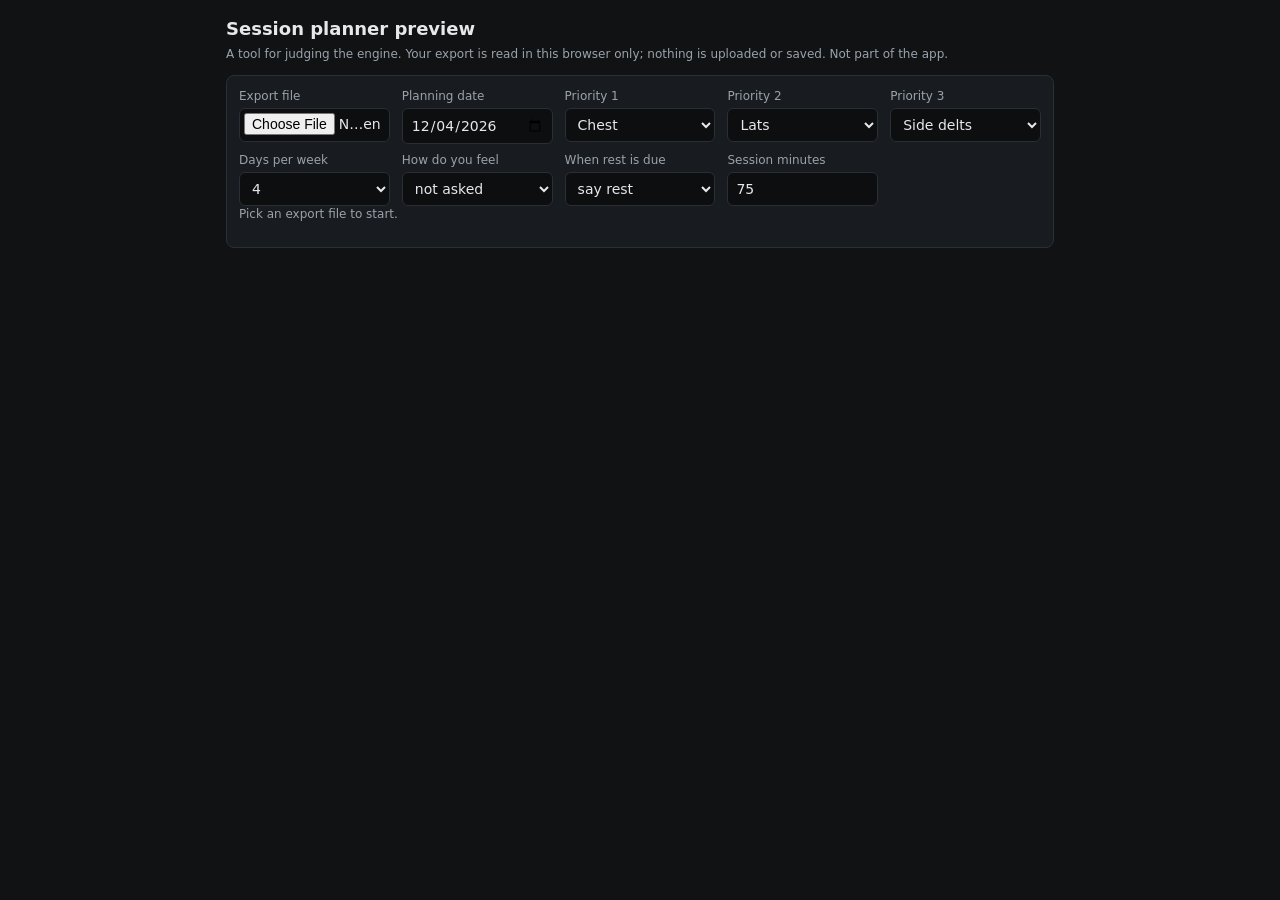
<file: planner-preview.html>
<!doctype html>
<html lang="en">
<head>
<meta charset="utf-8">
<meta name="viewport" content="width=device-width, initial-scale=1">
<title>Planner preview</title>
<style>
  :root {
    --bg: #101214; --panel: #181b1f; --line: #2a2f35; --text: #e6e8ea; --dim: #9aa3ab;
    --accent: #7cc4a4; --warn: #e2b76a; --bad: #e07a6f; --swap: #8fb3e8;
  }
  * { box-sizing: border-box; }
  body { margin: 0; background: var(--bg); color: var(--text); font: 14px/1.45 system-ui, -apple-system, "Segoe UI", sans-serif; }
  main { max-width: 860px; margin: 0 auto; padding: 16px; }
  h1 { font-size: 18px; margin: 0 0 4px; }
  h2 { font-size: 15px; margin: 0 0 8px; }
  p.note { color: var(--dim); font-size: 12px; margin: 0 0 12px; }
  section { background: var(--panel); border: 1px solid var(--line); border-radius: 8px; padding: 12px; margin: 12px 0; }
  .controls { display: grid; grid-template-columns: repeat(auto-fill, minmax(150px, 1fr)); gap: 8px 12px; }
  label { display: flex; flex-direction: column; gap: 2px; font-size: 12px; color: var(--dim); }
  input, select, button { font: inherit; font-size: 14px; color: var(--text); background: #0c0e10; border: 1px solid var(--line); border-radius: 6px; padding: 6px 8px; min-height: 34px; }
  input[type=file] { padding: 4px; }
  button { cursor: pointer; background: #22303a; }
  .answer { font-size: 18px; font-weight: 600; }
  .answer.train { color: var(--accent); } .answer.pull_back { color: var(--warn); }
  .answer.swap { color: var(--swap); } .answer.rest { color: var(--bad); }
  .facts { display: grid; grid-template-columns: repeat(auto-fill, minmax(150px, 1fr)); gap: 6px; margin-top: 8px; }
  .fact { border: 1px solid var(--line); border-radius: 6px; padding: 6px 8px; font-size: 13px; }
  .codes { font-size: 12px; color: var(--dim); margin-top: 6px; word-break: break-word; }
  table { width: 100%; border-collapse: collapse; font-size: 13px; }
  th, td { text-align: left; padding: 4px 6px; border-bottom: 1px solid var(--line); vertical-align: top; }
  th { color: var(--dim); font-weight: 500; font-size: 12px; }
  td.num, th.num { text-align: right; font-variant-numeric: tabular-nums; }
  .scroll { overflow-x: auto; }
  .bar { height: 6px; background: #0c0e10; border-radius: 3px; position: relative; min-width: 60px; }
  .bar > span { position: absolute; left: 0; top: 0; bottom: 0; border-radius: 3px; background: var(--accent); }
  .bar > span.low { background: var(--warn); }
  .item { padding: 8px 0; border-bottom: 1px solid var(--line); }
  .item:last-child { border-bottom: 0; }
  .item b { font-weight: 600; }
  .tag { display: inline-block; font-size: 12px; padding: 0 6px; border-radius: 4px; border: 1px solid var(--line); color: var(--dim); margin-left: 4px; }
  .tag.legs { color: var(--warn); border-color: var(--warn); }
  .why { color: var(--dim); font-size: 12px; }
  .day { padding: 8px 0; border-bottom: 1px solid var(--line); }
  .day h3 { font-size: 14px; margin: 0 0 4px; }
  .day.rest h3 { color: var(--dim); font-weight: 400; }
  .day ul { margin: 0; padding-left: 18px; font-size: 13px; }
  .err { color: var(--bad); }
  .muted { color: var(--dim); }
</style>
</head>
<body>
<main>
  <h1>Session planner preview</h1>
  <p class="note">A tool for judging the engine. Your export is read in this browser only; nothing is uploaded or saved. Not part of the app.</p>

  <section>
    <div class="controls">
      <label>Export file <input type="file" id="file" accept=".json,application/json"></label>
      <label>Planning date <input type="date" id="today"></label>
      <label>Priority 1 <select id="p1"></select></label>
      <label>Priority 2 <select id="p2"></select></label>
      <label>Priority 3 <select id="p3"></select></label>
      <label>Days per week <select id="days"><option>3</option><option selected>4</option><option>5</option></select></label>
      <label>How do you feel <select id="feel"><option value="">not asked</option><option value="low">low</option><option value="ok">ok</option><option value="good">good</option></select></label>
      <label>When rest is due <select id="restMode"><option value="rest">say rest</option><option value="lighter">offer a lighter session</option></select></label>
      <label>Session minutes <input type="number" id="minutes" min="20" max="240" step="5" value="75"></label>
    </div>
    <p class="note" id="status">Pick an export file to start.</p>
  </section>

  <div id="out"></div>
</main>
<script src="core.js"></script>
<script src="planner.js"></script>
<script>
(function () {
  'use strict';
  var C = window.LedgerCore, P = window.LedgerPlanner;
  var L = C.MUSCLE_LABEL;
  var data = null, cfg = null;
  function esc(s) { return String(s == null ? '' : s).replace(/[&<>"']/g, function (c) { return { '&': '&amp;', '<': '&lt;', '>': '&gt;', '"': '&quot;', "'": '&#39;' }[c]; }); }
  function $(id) { return document.getElementById(id); }
  var defaults = ['chest', 'lats', 'sideDelts'];
  ['p1', 'p2', 'p3'].forEach(function (id, i) {
    var opts = (i ? '<option value="">none</option>' : '') + C.MUSCLE_GROUPS.map(function (g) { return '<option value="' + g + '">' + esc(L[g]) + '</option>'; }).join('');
    $(id).innerHTML = opts; $(id).value = defaults[i];
  });
  var now = new Date();
  $('today').value = new Date(now.getTime() - now.getTimezoneOffset() * 60000).toISOString().slice(0, 10);

  $('file').addEventListener('change', function (e) {
    var f = e.target.files && e.target.files[0];
    if (!f) return;
    var rd = new FileReader();
    rd.onload = function () {
      try { data = JSON.parse(rd.result); $('status').textContent = 'Loaded ' + Object.keys(data.workouts || {}).length + ' workout days.'; run(); }
      catch (err) { data = null; $('status').innerHTML = '<span class="err">Could not read that file: ' + esc(err.message) + '</span>'; }
    };
    rd.readAsText(f);
  });
  ['today', 'p1', 'p2', 'p3', 'days', 'feel', 'restMode', 'minutes'].forEach(function (id) { $(id).addEventListener('change', run); });

  function pct(x) { return x == null ? '-' : Math.round(x * 100) + '%'; }
  function kcalOn(date) { var d = data.days && data.days[date]; return Array.isArray(d) ? d.reduce(function (s, e) { return s + (+e.k || 0); }, 0) : 0; }

  function run() {
    if (!data) return;
    var prios = ['p1', 'p2', 'p3'].map(function (id) { return $(id).value; }).filter(Boolean);
    var v = P.validateConfig({ priorities: prios, restMode: $('restMode').value, sessionMinutes: +$('minutes').value });
    if (!v.ok) { $('out').innerHTML = '<section class="err">' + v.errors.map(esc).join('<br>') + '</section>'; return; }
    cfg = P.resolveConfig({ priorities: prios, restMode: $('restMode').value, sessionMinutes: +$('minutes').value });
    var today = $('today').value;
    var sessions = P.normalizeSessions(data.workouts || {});
    var floor = data.targets && +data.targets.floor;
    var input = { feel: $('feel').value || undefined, intake: { kcal: kcalOn(P.addDays(today, -1)), floor: floor } };
    var t0 = performance.now();
    var td = P.planToday({ sessions: sessions, catalogue: data.exercises, weights: data.weights, today: today, config: cfg, readinessInput: input });
    var wk = P.planWeek({ sessions: sessions, catalogue: data.exercises, weights: data.weights, today: today, config: cfg, model: td.model, daysPerWeek: +$('days').value, readinessInput: input });
    var ms = Math.round(performance.now() - t0);
    $('out').innerHTML = readinessHtml(td.readiness) + sessionHtml(td) + weekHtml(wk) + musclesHtml(td.state) + modelHtml(td.model) +
      '<p class="note">Computed in ' + ms + ' ms.</p>';
  }

  function readinessHtml(r) {
    return '<section><h2>Readiness · ' + esc(r.date) + '</h2>' +
      '<div class="answer ' + r.answer + '">' + esc(r.headline) + '</div>' +
      '<div>' + esc(r.sentence) + '</div>' +
      '<div class="facts">' + r.facts.slice(0, 4).map(function (f) { return '<div class="fact">' + esc(f.label) + '</div>'; }).join('') + '</div>' +
      '<div class="codes">answer: ' + esc(r.answer) + ' · reasons: ' + r.reasons.map(function (x) { return esc(x.code) + ' (' + esc(x.answer) + ')'; }).join(', ') +
      (r.facts.length > 4 ? '<br>more facts: ' + r.facts.slice(4).map(function (f) { return esc(f.label); }).join(' · ') : '') + '</div></section>';
  }

  function itemHtml(it) {
    var rx = it.prescription;
    var last = rx.last ? 'last ' + esc(rx.last.date) + ': ' + esc(rx.last.kg) + 'kg × ' + esc(rx.last.reps.join(', ')) + (rx.last.rir != null ? ' @ RIR ' + esc(rx.last.rir) : '') : 'no previous log';
    return '<div class="item"><b>' + esc(it.name) + '</b>' + (it.block ? '<span class="tag legs">legs block</span>' : '') +
      '<span class="tag">' + esc(it.pattern) + '</span><span class="tag">' + esc(it.movement) + '</span>' +
      '<div>' + esc(rx.text) + ' <span class="muted">[' + esc(rx.rule) + ', range ' + rx.repLow + '-' + rx.repHigh + ']</span></div>' +
      '<div class="why">' + esc(it.reasonText) + ' · ' + last + ' · window ' + it.window.earliest + ' d (' + esc(it.window.source) + ') · ' + it.minutes + ' min</div>' +
      '<div class="why">codes: ' + it.reasons.map(function (x) { return esc(x.code); }).join(', ') + '</div></div>';
  }

  function sessionHtml(td) {
    var s = td.session;
    if (s.rest) return '<section><h2>Today</h2><div class="muted">Rest day. No session.</div></section>';
    var alts = s.items.map(function (it) {
      var a = P.alternatives(it.id, { state: td.state, index: td.index, config: cfg, model: td.model, readiness: td.readiness }, 3).filter(function (x) { return x.available; });
      return '<tr><td>' + esc(it.name) + '</td><td>' + (a.length ? a.map(function (x) { return esc(x.name); }).join(', ') : '<span class="muted">none available</span>') + '</td></tr>';
    }).join('');
    return '<section><h2>Today’s session · ' + s.minutes + ' of ' + s.budget + ' min' + (s.lighter ? ' · lighter' : '') + '</h2>' +
      (s.items.length ? s.items.map(itemHtml).join('') : '<div class="muted">Nothing to add.</div>') +
      (s.notes && s.notes.length ? '<p class="note">' + s.notes.map(function (n) { return esc(n.text); }).join(' ') + '</p>' : '') +
      (s.dropped.length ? '<p class="note">Dropped for time: ' + s.dropped.map(function (d) { return esc(d.name); }).join(', ') + '</p>' : '') +
      '<h2 style="margin-top:12px">Swap options</h2><div class="scroll"><table><tr><th>Lift</th><th>Next best</th></tr>' + alts + '</table></div></section>';
  }

  function weekHtml(w) {
    var days = w.days.map(function (d) {
      if (!d.train) return '<div class="day rest"><h3>' + esc(d.weekday) + ' ' + esc(d.date) + ' · rest</h3></div>';
      var s = d.session;
      return '<div class="day"><h3>' + esc(d.weekday) + ' ' + esc(d.date) + ' · ' + s.minutes + ' min · ' + esc(d.readiness.answer) + '</h3><ul>' +
        s.items.map(function (it) { return '<li>' + (it.block ? '[legs] ' : '') + esc(it.name) + ': ' + esc(it.prescription.text) + '</li>'; }).join('') + '</ul></div>';
    }).join('');
    var rows = Object.keys(w.summary).filter(function (g) { return w.summary[g].aim > 0; }).map(function (g) {
      var x = w.summary[g];
      return '<tr><td>' + esc(L[g]) + '</td><td class="num">' + x.planned + '</td><td class="num">' + x.aim + '</td><td class="num">' + x.days + '</td><td class="num">' + x.lifts + '</td></tr>';
    }).join('');
    return '<section><h2>Next 7 days · ' + w.daysPerWeek + ' sessions · ' + w.legBlocks + ' leg blocks</h2>' +
      (w.warnings.length ? '<p class="note">' + w.warnings.map(function (x) { return esc(x.code + (x.why ? ': ' + x.why : '')); }).join('<br>') + '</p>' : '') + days +
      '<div class="scroll" style="margin-top:8px"><table><tr><th>Muscle</th><th class="num">Planned</th><th class="num">Aim</th><th class="num">Days</th><th class="num">Lifts</th></tr>' + rows + '</table></div></section>';
  }

  function musclesHtml(st) {
    var rows = C.MUSCLE_GROUPS.map(function (g) {
      var m = st.muscles[g];
      var share = m.target.aim > 0 ? Math.min(1, m.done / m.target.aim) : 0;
      return '<tr><td>' + esc(L[g]) + (m.kind === 'priority' ? ' <span class="tag">priority</span>' : '') + '</td>' +
        '<td class="num">' + m.done + '</td><td class="num">' + (m.target.aim > 0 ? m.target.aim : '-') + '</td>' +
        '<td>' + (m.target.aim > 0 ? '<div class="bar"><span class="' + (share < 1 ? 'low' : '') + '" style="width:' + Math.round(share * 100) + '%"></span></div>' : '') + '</td>' +
        '<td class="num">' + (m.daysSince == null ? '-' : m.daysSince + ' d') + '</td><td class="num">' + m.minGap + ' d</td></tr>';
    }).join('');
    return '<section><h2>Muscles, trailing 7 days</h2><div class="scroll"><table><tr><th>Muscle</th><th class="num">Done</th><th class="num">Aim</th><th></th><th class="num">Since</th><th class="num">Min gap</th></tr>' + rows + '</table></div>' +
      '<p class="note">Done = involvement-weighted hard sets from ' + esc(st.range.from) + ' to ' + esc(st.range.to) + '. ' + st.consecutive + ' training days in a row going into today.</p></section>';
  }

  function modelHtml(m) {
    var t = m.tables.byLiftGap.map(function (r) { return '<tr><td>' + esc(r.label) + '</td><td class="num">' + r.n + '</td><td class="num">' + pct(r.rate) + '</td></tr>'; }).join('');
    var s = m.tables.bySessionGap.map(function (r) { return '<tr><td>' + esc(r.label) + '</td><td class="num">' + r.n + '</td><td class="num">' + pct(r.rate) + '</td></tr>'; }).join('');
    return '<section><h2>Recovery model</h2><p>Same-lift window: <b>' + m.global.value + ' days</b> (' + esc(m.global.source) + ', ' + esc(m.global.confidence) + ', n ' + m.global.n + '). ' + esc(m.global.note) + '</p>' +
      '<div class="scroll"><table><tr><th>Days since same lift</th><th class="num">n</th><th class="num">PR rate</th></tr>' + t + '</table></div>' +
      '<div class="scroll" style="margin-top:8px"><table><tr><th>Days since last session</th><th class="num">n</th><th class="num">PR rate</th></tr>' + s + '</table></div></section>';
  }
})();
</script>
</body>
</html>
</file>
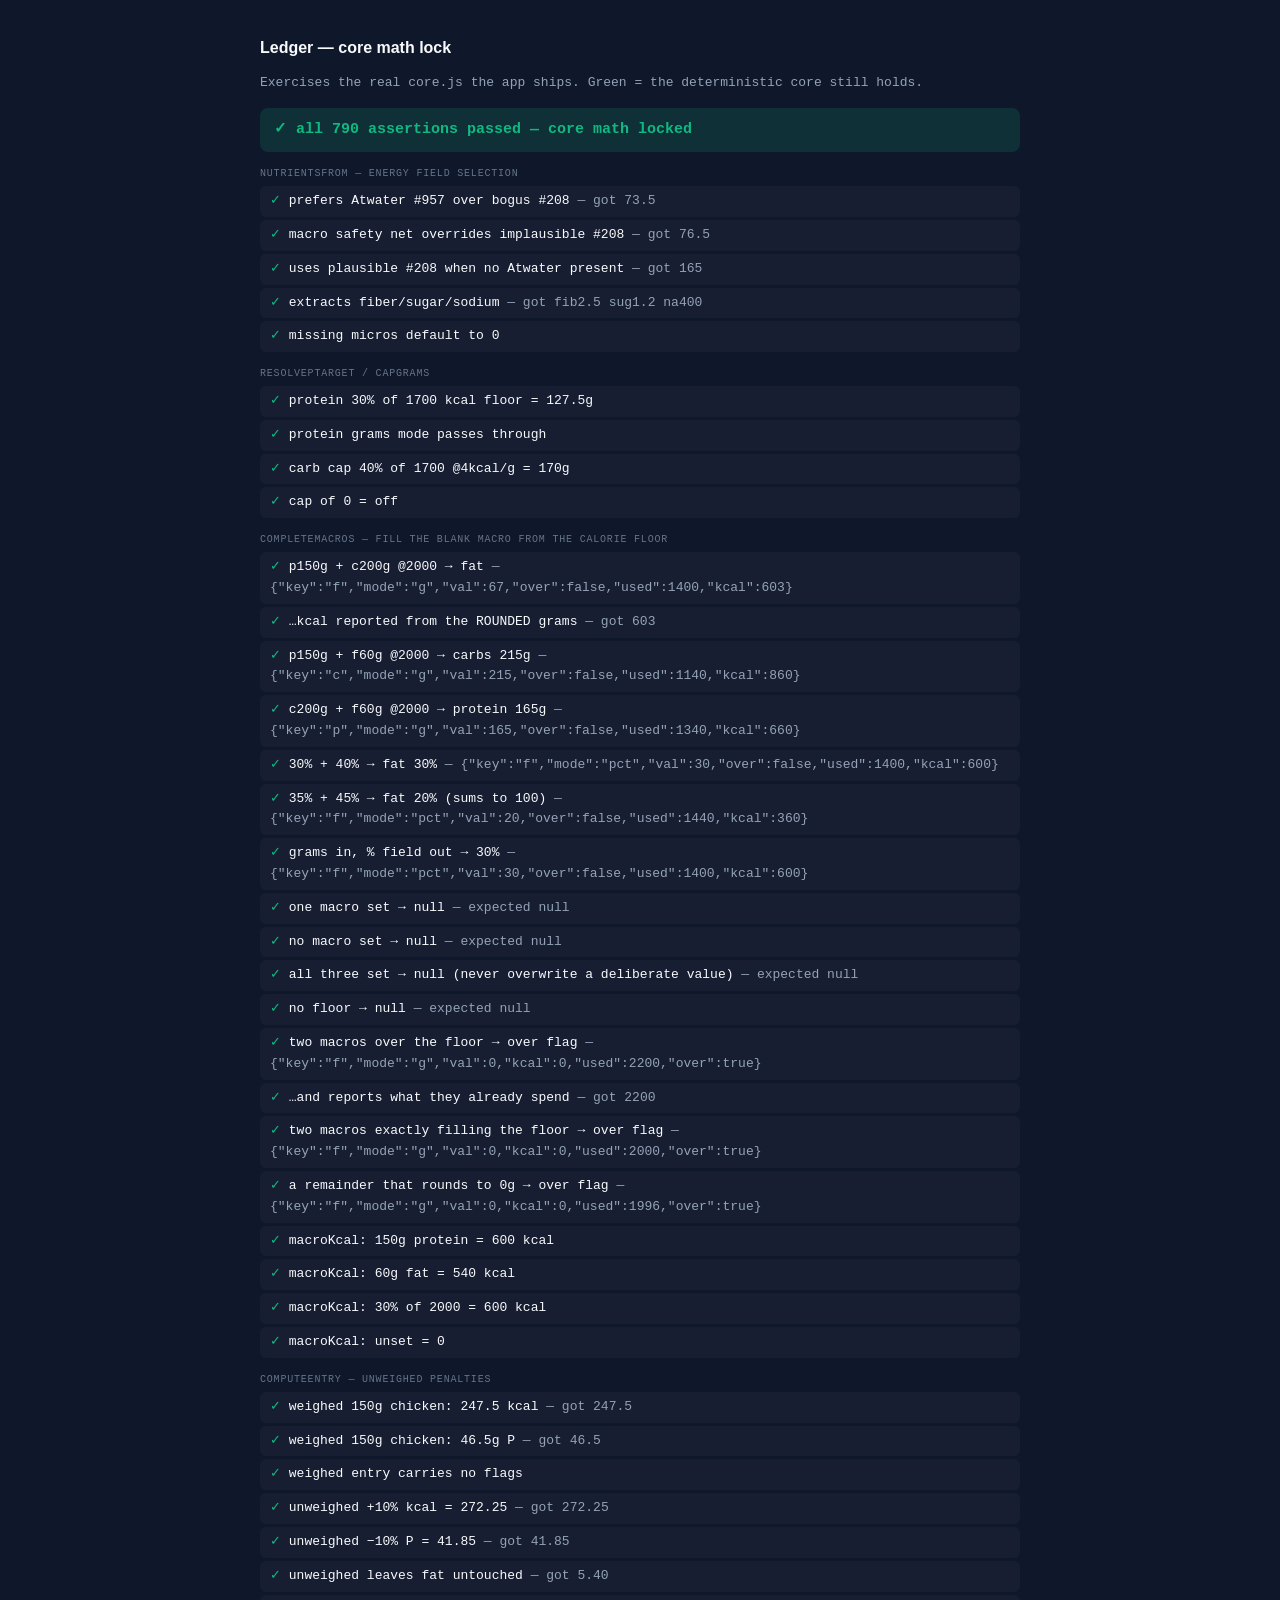
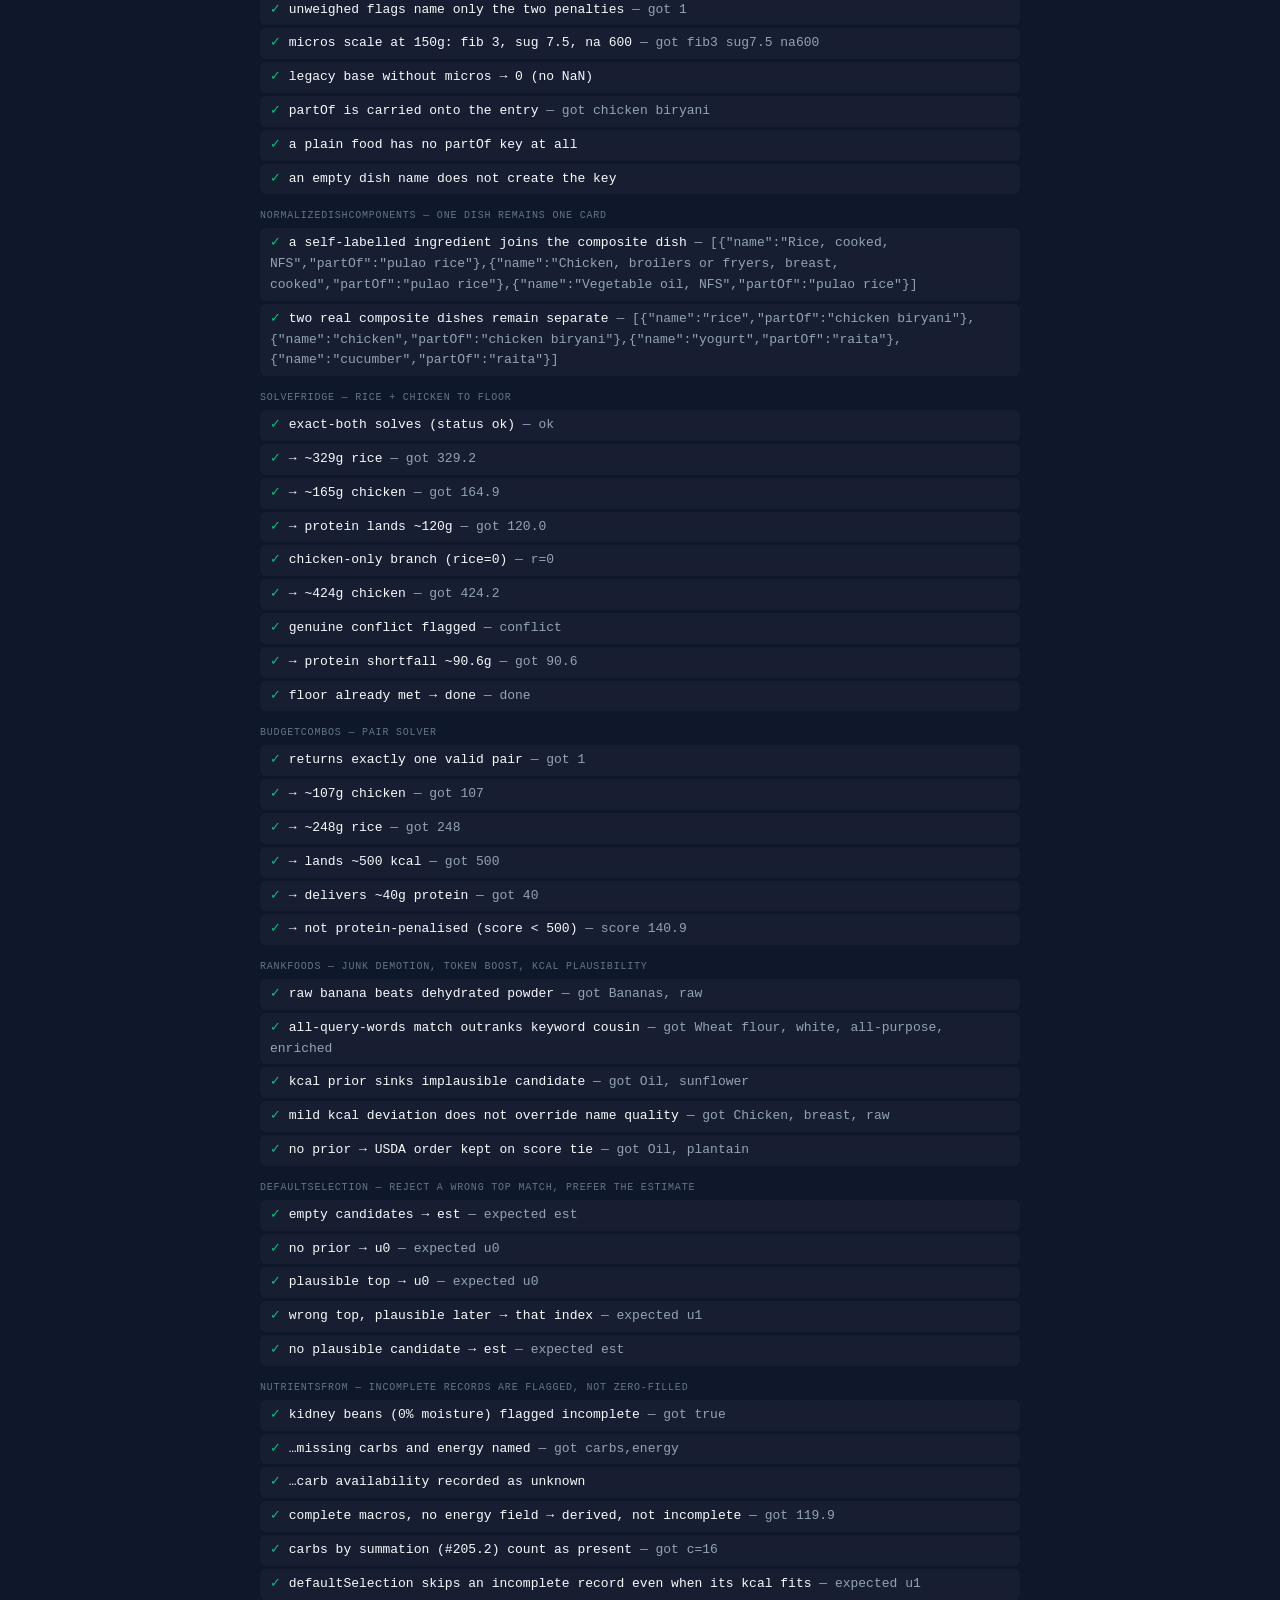
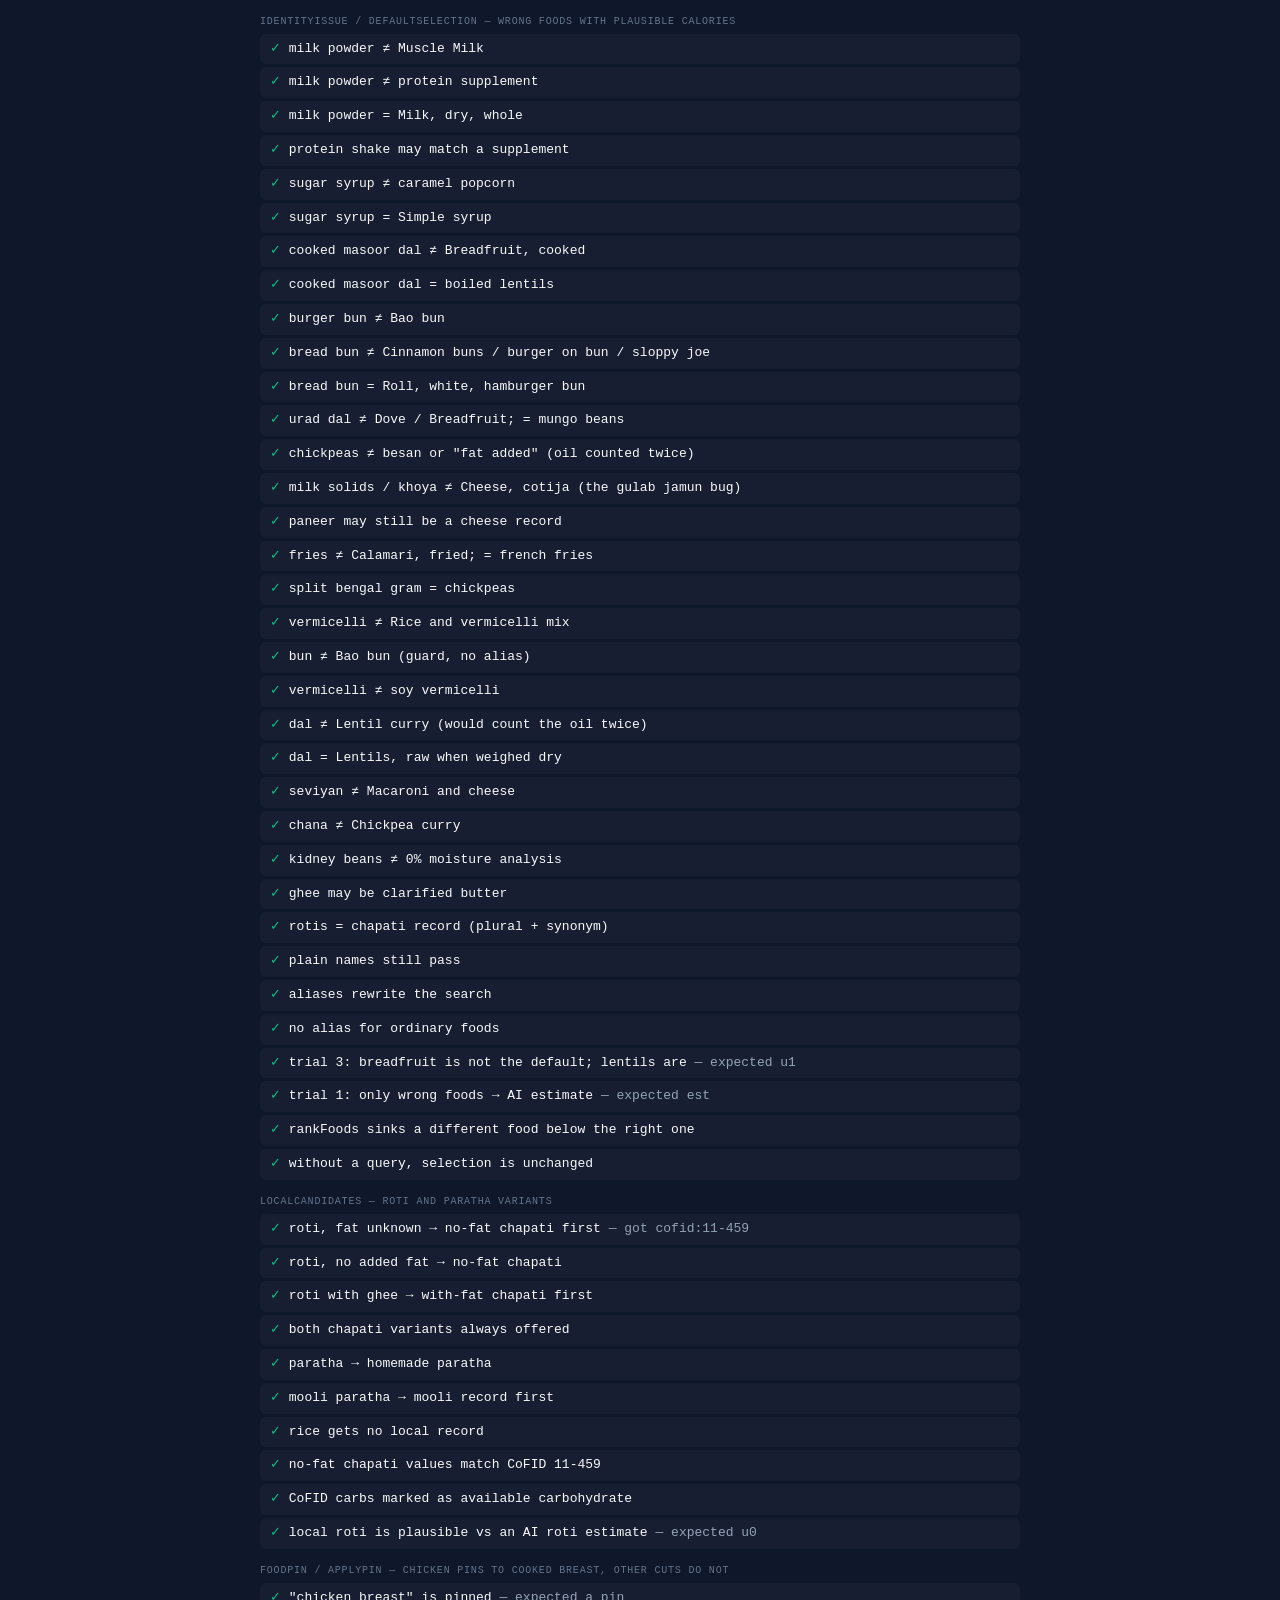
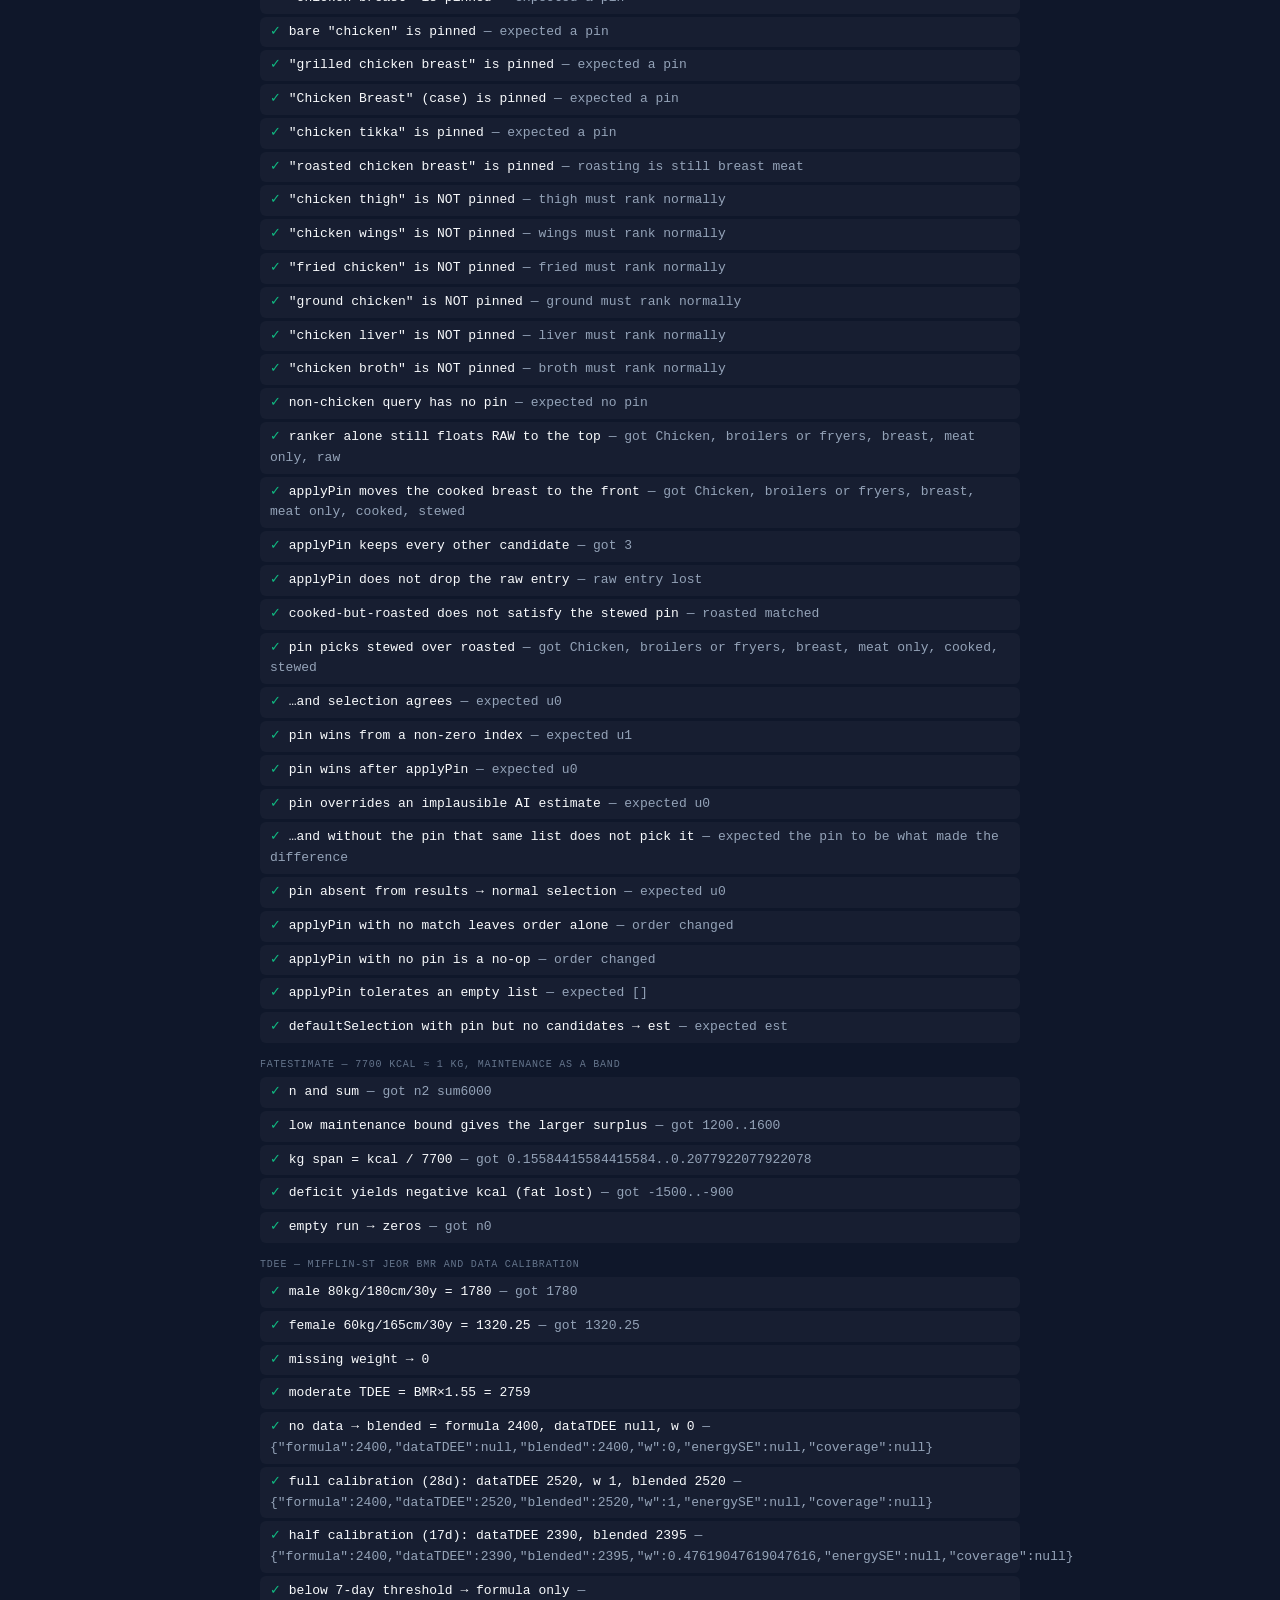
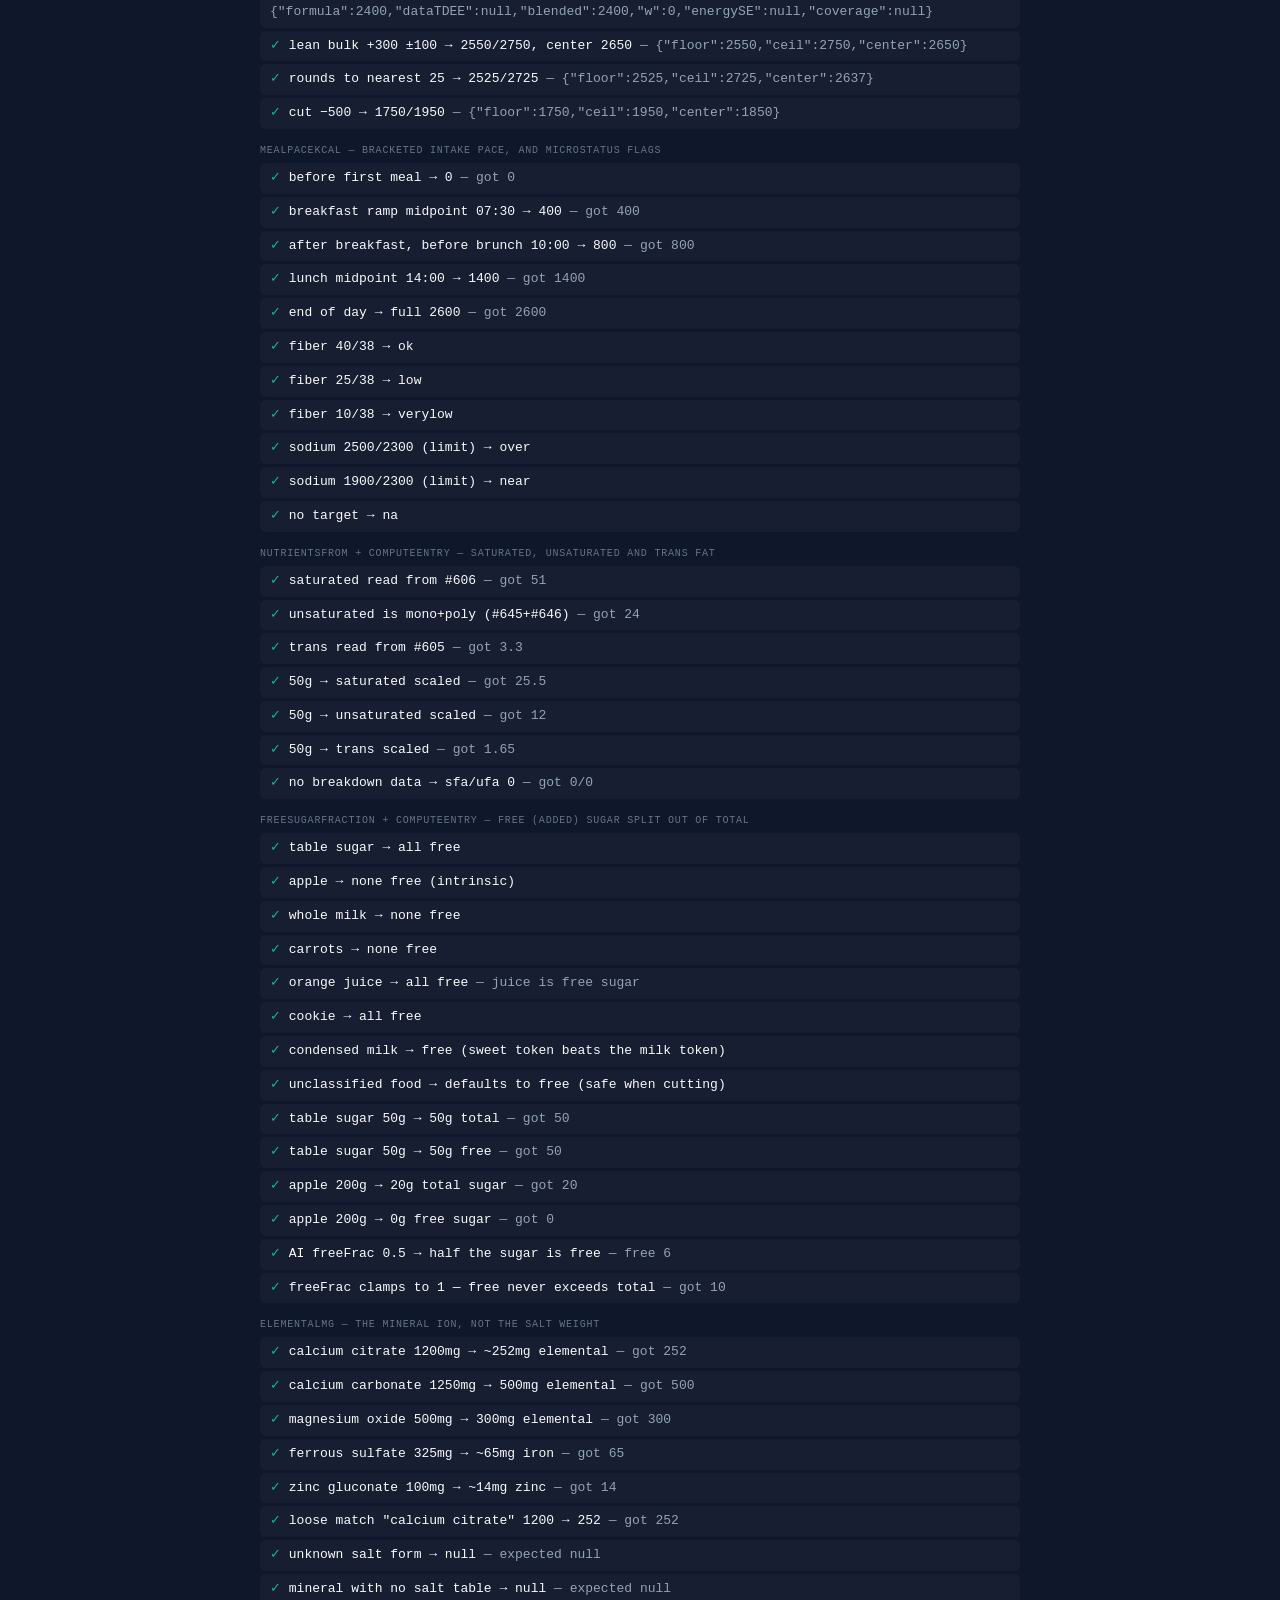
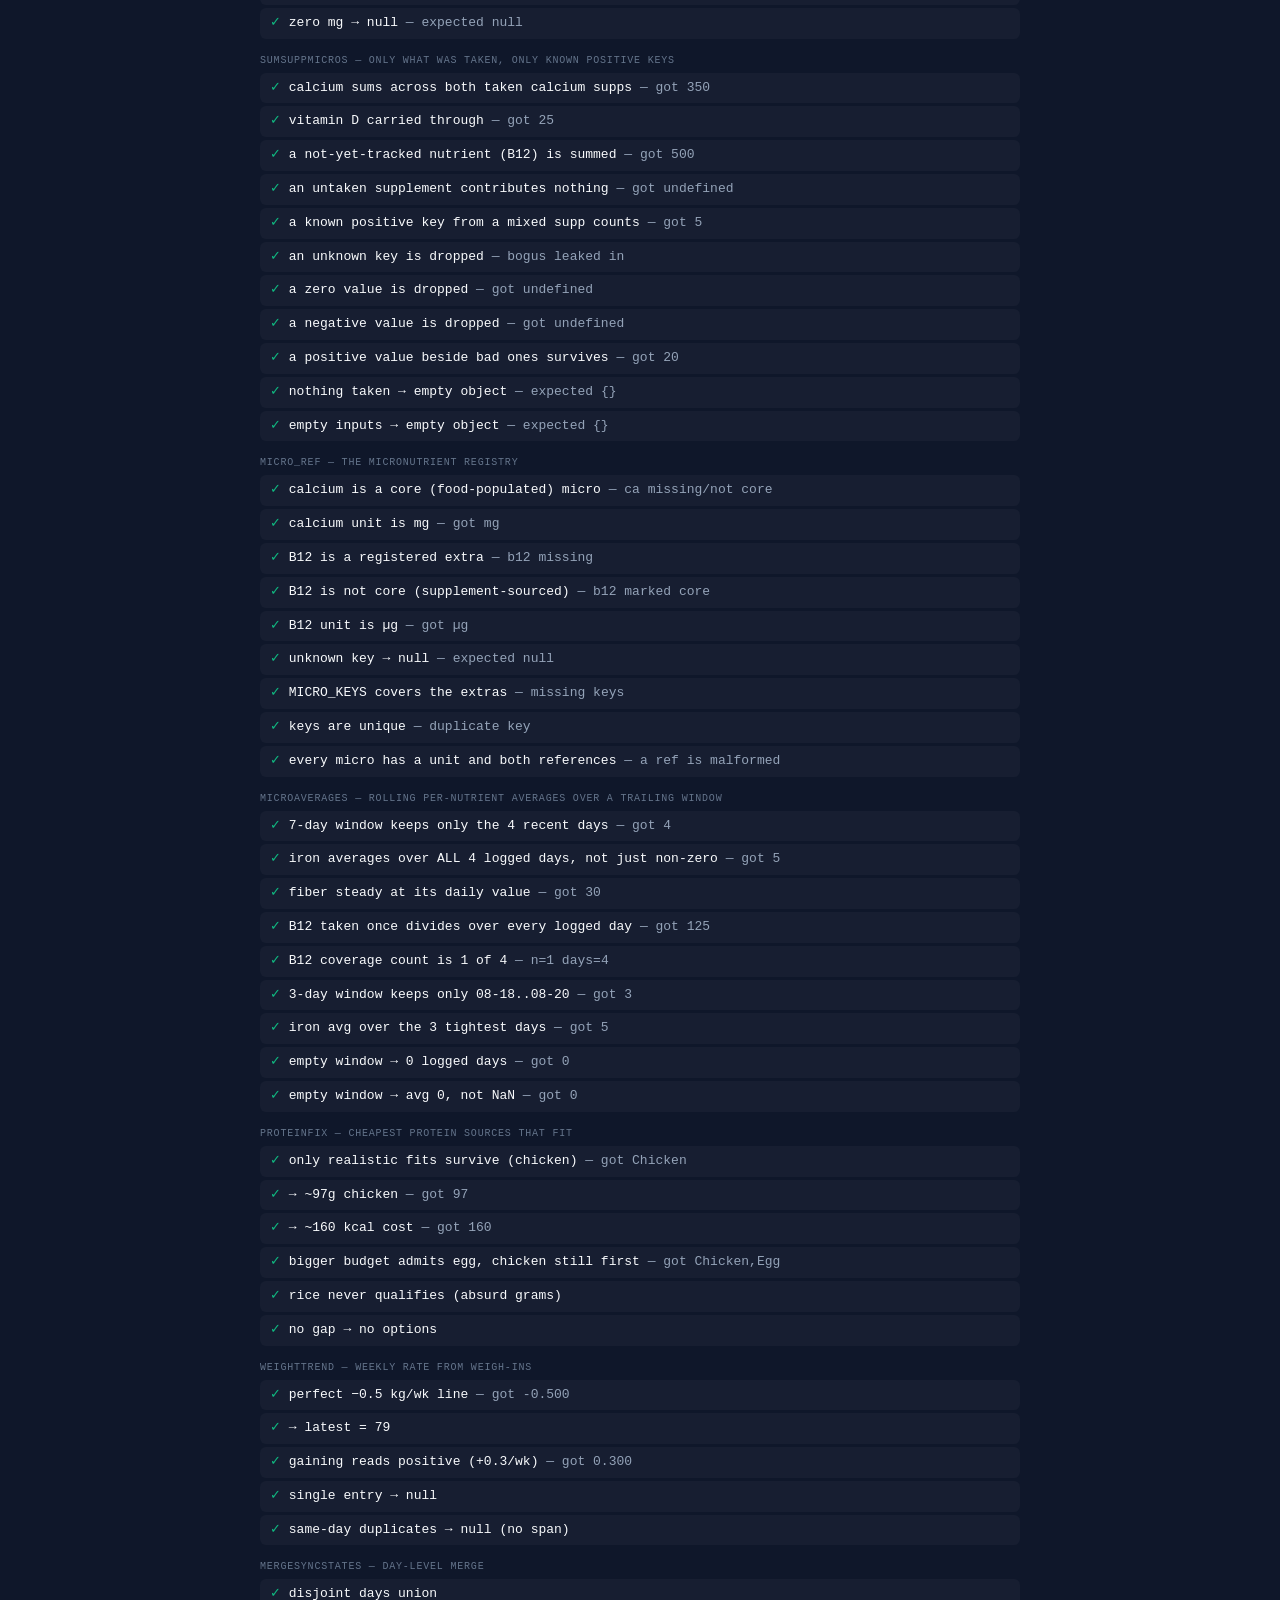
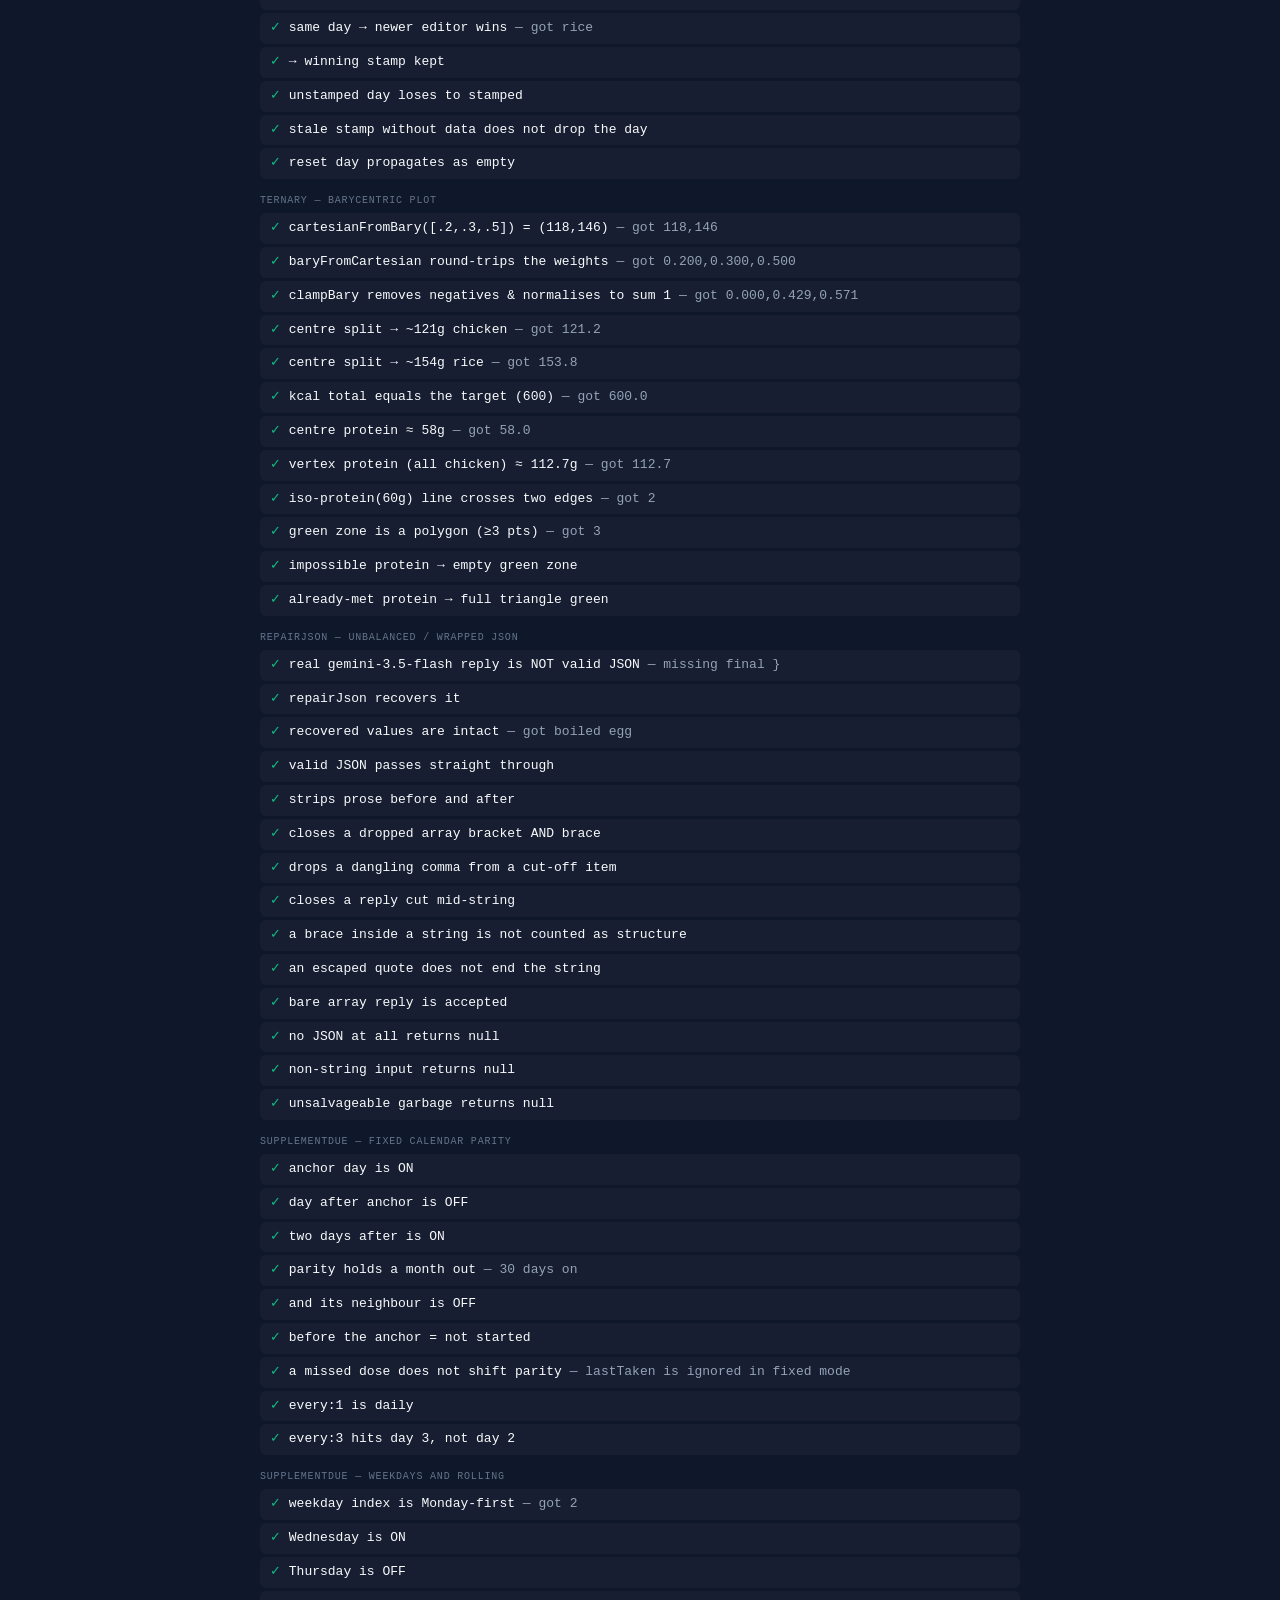
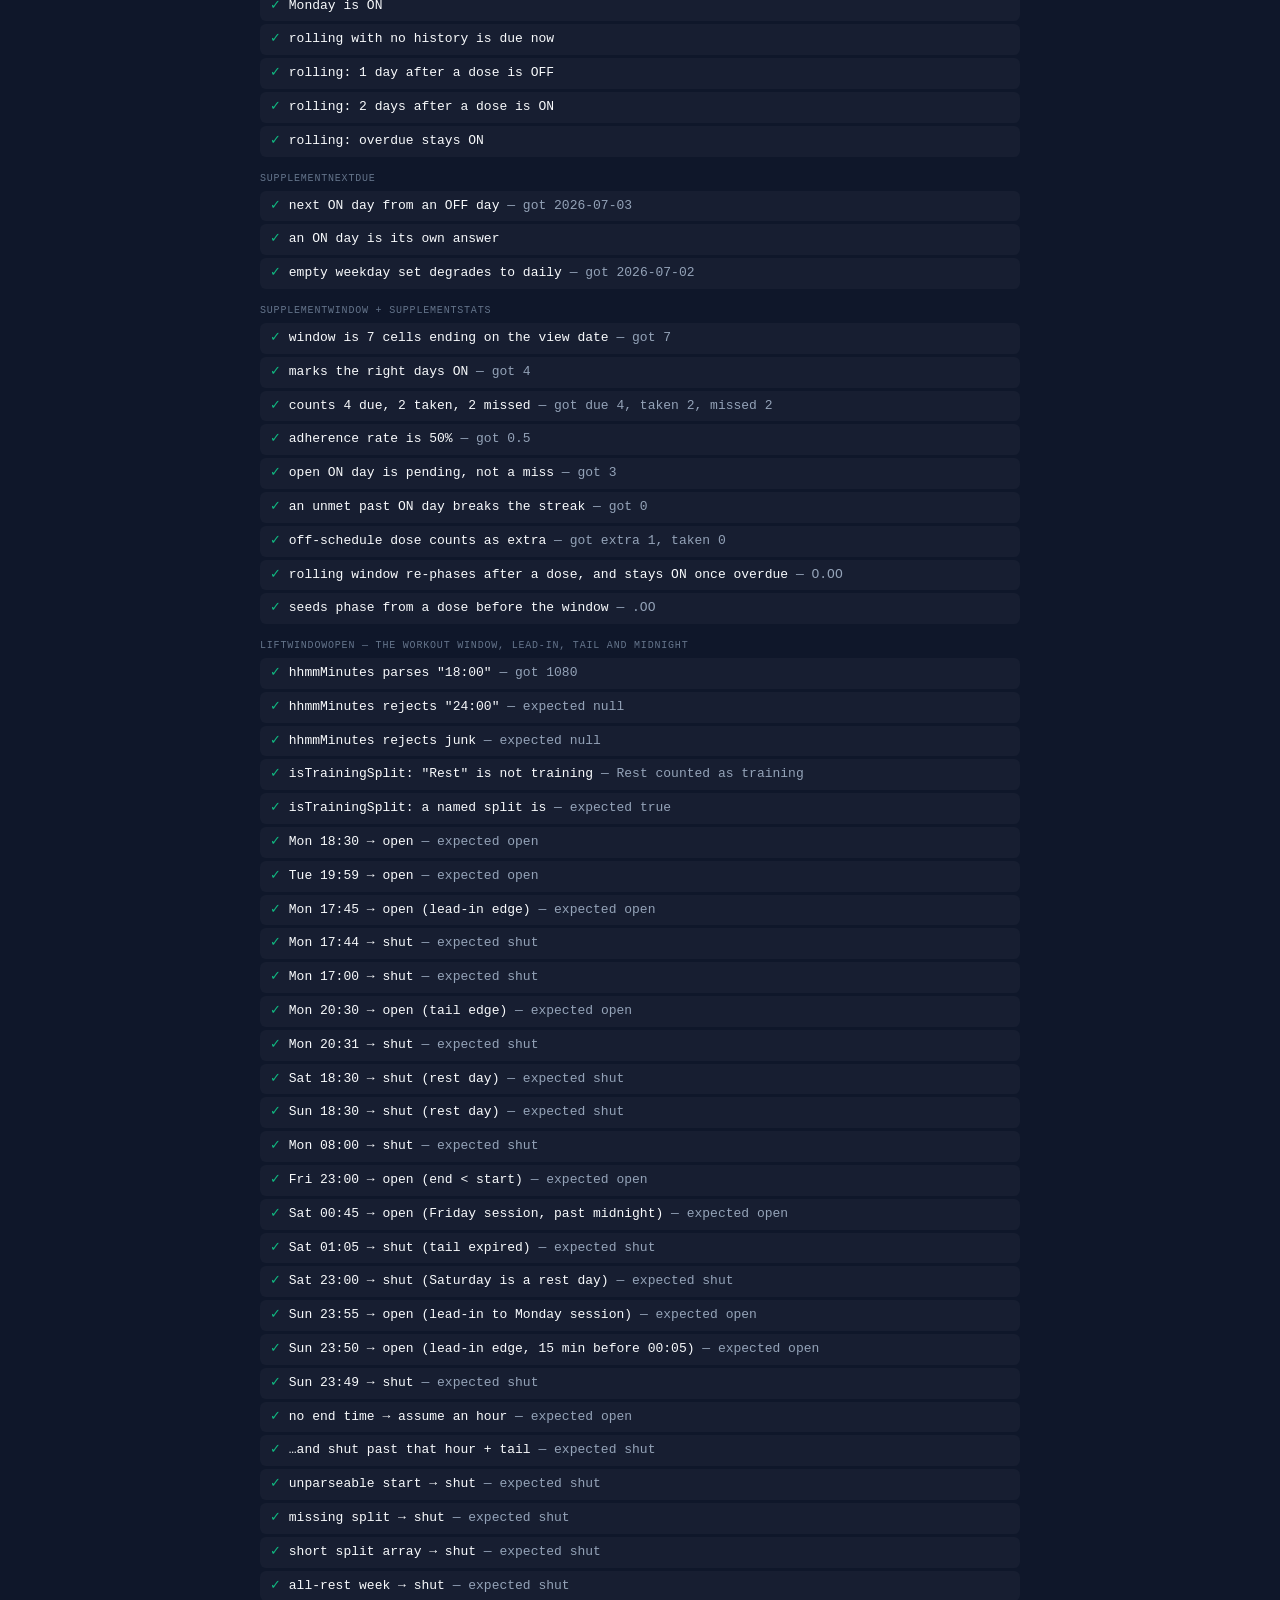
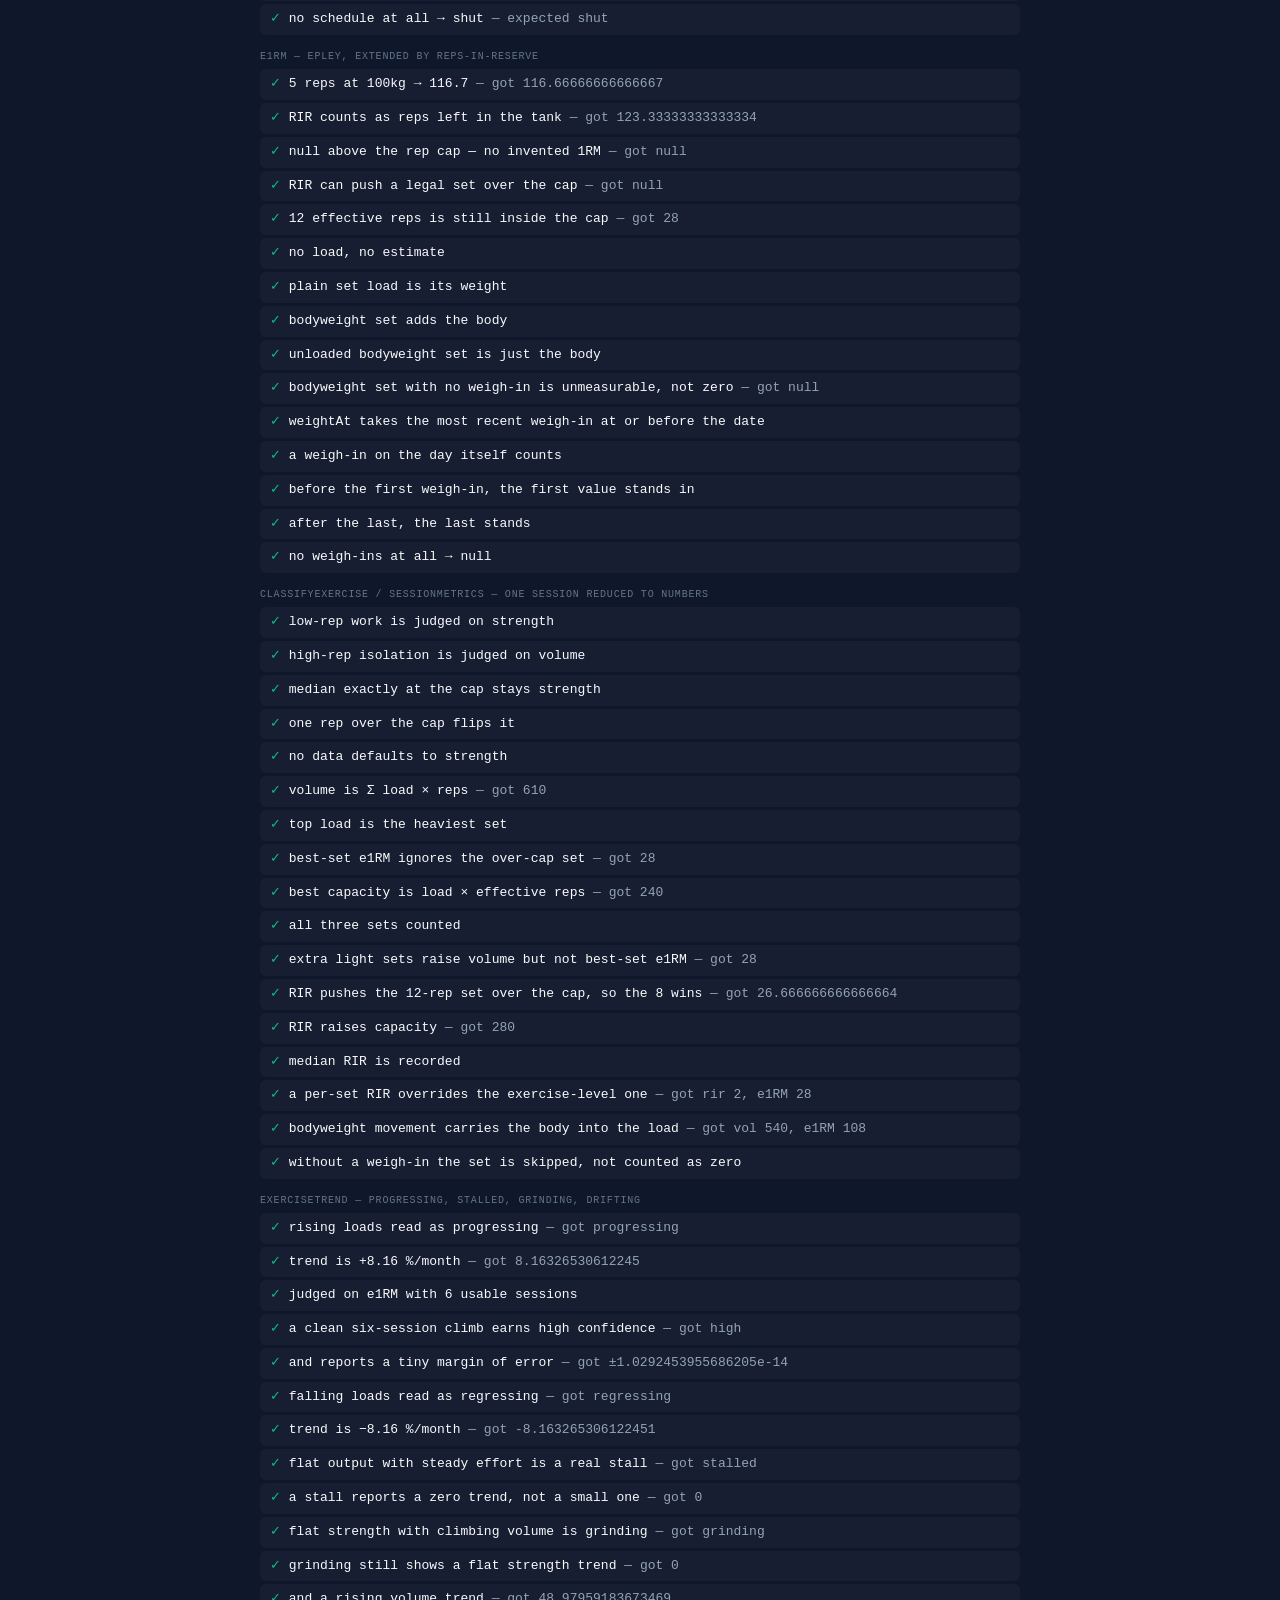
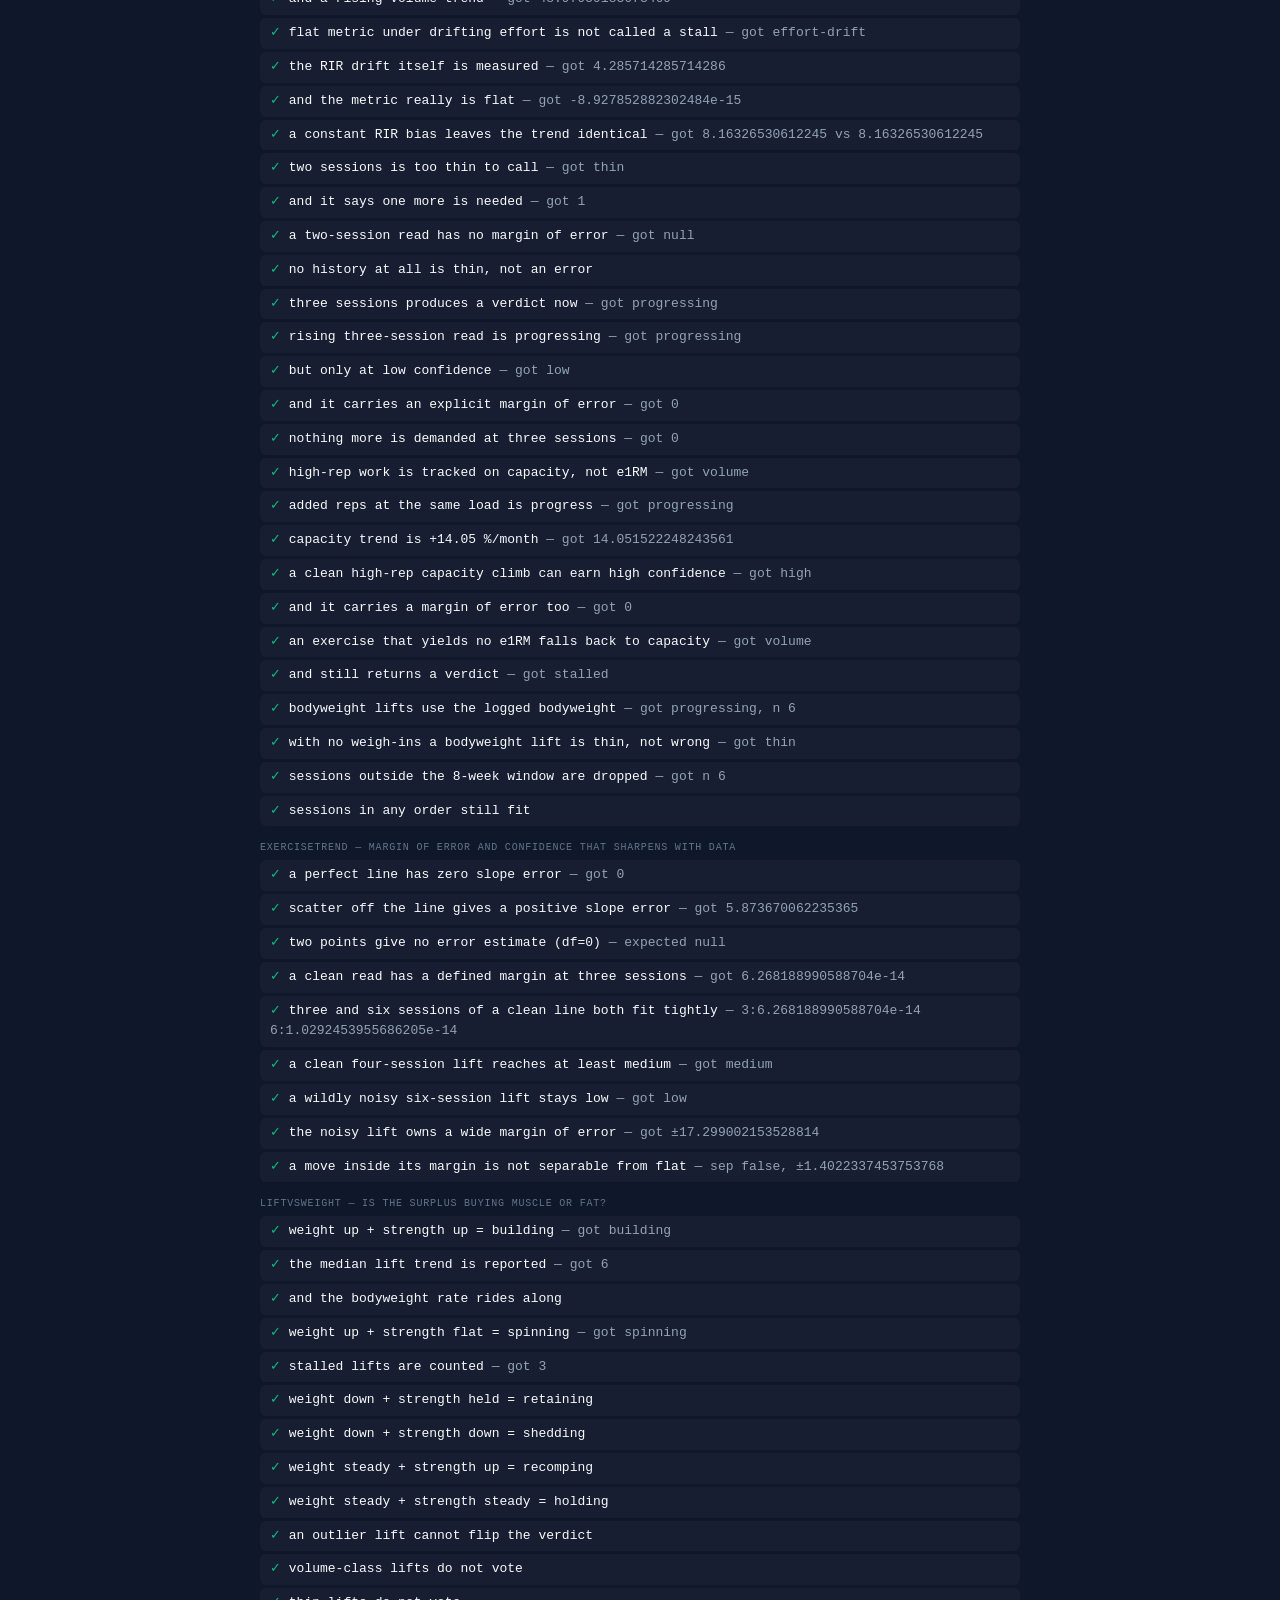
<file: tests.html>
<!DOCTYPE html>
<html lang="en">
<head>
<meta charset="UTF-8">
<meta name="viewport" content="width=device-width, initial-scale=1.0">
<title>Ledger · core math tests</title>
<style>
  body { background:#0f172a; color:#f8fafc; font-family:'JetBrains Mono',monospace; font-size:13px; padding:24px; max-width:760px; margin:0 auto; line-height:1.6; }
  h1 { font-size:16px; font-family:sans-serif; }
  #summary { font-size:15px; font-weight:700; padding:10px 14px; border-radius:8px; margin:14px 0; }
  .allpass { background:rgba(16,185,129,0.15); color:#10b981; }
  .anyfail { background:rgba(239,68,68,0.18); color:#f87171; }
  .case { padding:5px 10px; border-radius:6px; margin:3px 0; background:rgba(255,255,255,0.03); }
  .pass::before { content:'✓ '; color:#10b981; }
  .fail { background:rgba(239,68,68,0.12); }
  .fail::before { content:'✗ '; color:#f87171; }
  .detail { color:#94a3b8; }
  .grp { color:#64748b; text-transform:uppercase; letter-spacing:0.08em; font-size:10px; margin:14px 0 4px; }
</style>
</head>
<body>
<h1>Ledger — core math lock</h1>
<p class="detail">Exercises the real <code>core.js</code> the app ships. Green = the deterministic core still holds.</p>
<div id="summary">running…</div>
<div id="out"></div>

<script src="core.js"></script>
<script>
const out = document.getElementById('out');
let passed = 0, failed = 0;
const approx = (a,b,eps=0.5) => Math.abs(a-b) <= eps;
function group(name){ const d=document.createElement('div'); d.className='grp'; d.textContent=name; out.appendChild(d); }
function check(name, cond, detail){
  const d = document.createElement('div');
  d.className = 'case ' + (cond ? 'pass' : 'fail');
  d.innerHTML = name + (detail ? ` <span class="detail">— ${detail}</span>` : '');
  out.appendChild(d);
  cond ? passed++ : failed++;
}

const C = LedgerCore, T = LedgerCore.ternary;

// ---- nutrientsFrom: USDA energy pick ----
group('nutrientsFrom — energy field selection');
(function(){
  const food = { foodNutrients:[
    {nutrientNumber:'208', value:5}, {nutrientNumber:'957', value:73.5},
    {nutrientNumber:'203', value:1.9}, {nutrientNumber:'204', value:0.1}, {nutrientNumber:'205', value:17}
  ]};
  const n = C.nutrientsFrom(food);
  check('prefers Atwater #957 over bogus #208', approx(n.kcal, 73.5), `got ${n.kcal}`);

  const food2 = { foodNutrients:[
    {nutrientNumber:'208', value:5},
    {nutrientNumber:'203', value:1.9}, {nutrientNumber:'204', value:0.1}, {nutrientNumber:'205', value:17}
  ]};
  const n2 = C.nutrientsFrom(food2);         // no Atwater, #208=5 is < half of macro est (76.5) → trust macros
  check('macro safety net overrides implausible #208', approx(n2.kcal, 76.5), `got ${n2.kcal}`);

  const food3 = { foodNutrients:[
    {nutrientNumber:'208', value:165},
    {nutrientNumber:'203', value:31}, {nutrientNumber:'204', value:3.6}, {nutrientNumber:'205', value:0}
  ]};
  const n3 = C.nutrientsFrom(food3);
  check('uses plausible #208 when no Atwater present', approx(n3.kcal, 165), `got ${n3.kcal}`);

  // Micronutrients: 291 fiber(g), 269 sugars(g), 307 sodium(mg).
  const food4 = { foodNutrients:[
    {nutrientNumber:'208', value:165}, {nutrientNumber:'203', value:31},
    {nutrientNumber:'291', value:2.5}, {nutrientNumber:'269', value:1.2}, {nutrientNumber:'307', value:400}
  ]};
  const n4 = C.nutrientsFrom(food4);
  check('extracts fiber/sugar/sodium', n4.fib===2.5 && n4.sug===1.2 && n4.na===400, `got fib${n4.fib} sug${n4.sug} na${n4.na}`);
  check('missing micros default to 0', C.nutrientsFrom({foodNutrients:[{nutrientNumber:'208',value:100}]}).fib===0, '');
})();

// ---- target resolution ----
group('resolvePTarget / capGrams');
check('protein 30% of 1700 kcal floor = 127.5g', approx(C.resolvePTarget({mode:'pct',val:30}, 1700), 127.5), '');
check('protein grams mode passes through', C.resolvePTarget({mode:'g',val:120}, 1700) === 120, '');
check('carb cap 40% of 1700 @4kcal/g = 170g', approx(C.capGrams({mode:'pct',val:40}, 4, 1700), 170), '');
check('cap of 0 = off', C.capGrams({mode:'g',val:0}, 9, 1700) === 0, '');

// ---- completeMacros: set two, the third is arithmetic ----
group('completeMacros — fill the blank macro from the calorie floor');
(function(){
  const M = (mode,val)=>({mode,val});
  const at = (floor,p,c,f)=> C.completeMacros(floor, {p:p, c:c, f:f});

  // Two in grams → the blank one in grams, at its own kcal/g.
  const r1 = at(2000, M('g',150), M('g',200), M('g',0));    // 600 + 800 used, 600 left
  check('p150g + c200g @2000 → fat', r1 && r1.key==='f' && r1.val===67, JSON.stringify(r1));
  check('  …kcal reported from the ROUNDED grams', r1.kcal===603, `got ${r1.kcal}`);
  const r2 = at(2000, M('g',150), M('g',0), M('g',60));      // 600 + 540 used, 860 left
  check('p150g + f60g @2000 → carbs 215g', r2 && r2.key==='c' && r2.val===215, JSON.stringify(r2));
  const r3 = at(2000, M('g',0), M('g',200), M('g',60));
  check('c200g + f60g @2000 → protein 165g', r3 && r3.key==='p' && r3.val===165, JSON.stringify(r3));

  // Percentages: the three shares must come to 100 for the floor to be fully spent.
  const r4 = at(2000, M('pct',30), M('pct',40), M('pct',0));
  check('30% + 40% → fat 30%', r4 && r4.mode==='pct' && r4.val===30, JSON.stringify(r4));
  const r5 = at(1800, M('pct',35), M('pct',45), M('pct',0));
  check('35% + 45% → fat 20% (sums to 100)', r5.val===20 && 35+45+r5.val===100, JSON.stringify(r5));

  // The answer is expressed in the BLANK field's unit, not the units of the inputs.
  const r6 = at(2000, M('g',150), M('g',200), M('pct',0));
  check('grams in, % field out → 30%', r6.mode==='pct' && r6.val===30, JSON.stringify(r6));

  // Nothing to infer.
  check('one macro set → null', at(2000, M('g',150), M('g',0), M('g',0))===null, 'expected null');
  check('no macro set → null', at(2000, M('g',0), M('g',0), M('g',0))===null, 'expected null');
  check('all three set → null (never overwrite a deliberate value)',
        at(2000, M('g',150), M('g',200), M('g',67))===null, 'expected null');
  check('no floor → null', at(0, M('g',150), M('g',200), M('g',0))===null, 'expected null');

  // Over-budget must not fill in a 0, which would read as a deliberate "none".
  const o1 = at(2000, M('g',200), M('g',350), M('g',0));     // 800 + 1400 = 2200
  check('two macros over the floor → over flag', o1 && o1.over===true && o1.val===0, JSON.stringify(o1));
  check('  …and reports what they already spend', o1.used===2200, `got ${o1.used}`);
  const o2 = at(2000, M('g',150), M('g',350), M('g',0));     // 600 + 1400 = exactly 2000
  check('two macros exactly filling the floor → over flag', o2 && o2.over===true, JSON.stringify(o2));
  // Rounding down to zero grams is the same situation, not a 0g target.
  const o3 = at(2000, M('g',150), M('g',349), M('g',0));     // 4 kcal left → 0.4g fat
  check('a remainder that rounds to 0g → over flag', o3 && o3.over===true, JSON.stringify(o3));

  // macroKcal, the primitive underneath.
  check('macroKcal: 150g protein = 600 kcal', C.macroKcal(M('g',150), 4, 2000)===600, '');
  check('macroKcal: 60g fat = 540 kcal', C.macroKcal(M('g',60), 9, 2000)===540, '');
  check('macroKcal: 30% of 2000 = 600 kcal', C.macroKcal(M('pct',30), 4, 2000)===600, '');
  check('macroKcal: unset = 0', C.macroKcal(M('g',0), 4, 2000)===0, '');
})();

// ---- computeEntry: penalties ----
group('computeEntry — unweighed penalties');
const PEN = {inflate:1.1, deduct:0.9};
const chk = {kcal:165, p:31, f:3.6, c:0};
(function(){
  const w = C.computeEntry('Chicken', 150, true, chk, 'DB', PEN);
  check('weighed 150g chicken: 247.5 kcal', approx(w.kcal, 247.5), `got ${w.kcal.toFixed(1)}`);
  check('weighed 150g chicken: 46.5g P', approx(w.p, 46.5), `got ${w.p.toFixed(1)}`);
  check('weighed entry carries no flags', w.flags.length === 0, '');

  const u = C.computeEntry('Chicken', 150, false, chk, 'DB', PEN);
  check('unweighed +10% kcal = 272.25', approx(u.kcal, 272.25), `got ${u.kcal.toFixed(2)}`);
  check('unweighed −10% P = 41.85', approx(u.p, 41.85), `got ${u.p.toFixed(2)}`);
  // The oil tax is gone: fat is whatever the food's own base says, never a surcharge.
  // Absorbed cooking oil is logged as its own ingredient by the parser instead.
  check('unweighed leaves fat untouched', approx(u.f, 3.6*1.5), `got ${u.f.toFixed(2)}`);
  check('unweighed flags name only the two penalties', u.flags.length === 1, `got ${u.flags.length}`);

  // Micronutrients scale with grams like the macros; a legacy base without them → 0, never NaN.
  const micBase = {kcal:100, p:5, f:2, c:10, fib:2, sug:5, na:400};
  const mic = C.computeEntry('x', 150, true, micBase, 'DB', PEN);
  check('micros scale at 150g: fib 3, sug 7.5, na 600', approx(mic.fib,3)&&approx(mic.sug,7.5)&&approx(mic.na,600), `got fib${mic.fib} sug${mic.sug} na${mic.na}`);
  const legacy = C.computeEntry('x', 150, true, {kcal:100,p:5,f:2,c:10}, 'DB', PEN);
  check('legacy base without micros → 0 (no NaN)', legacy.fib===0 && legacy.sug===0 && legacy.na===0, '');

  // The dish an ingredient came from is kept on the entry. Without it, decomposing
  // "biryani" into six rows loses the biryani, and repeats can only ever offer rice.
  const comp = C.computeEntry('basmati rice', 180, false, chk, 'USDA', PEN, 'chicken biryani');
  check('partOf is carried onto the entry', comp.partOf === 'chicken biryani', `got ${comp.partOf}`);
  check('a plain food has no partOf key at all', !('partOf' in w));
  check('an empty dish name does not create the key',
        !('partOf' in C.computeEntry('x', 100, true, chk, 'DB', PEN, '')));
})();

// ---- solveFridge ----
group('normalizeDishComponents — one dish remains one card');
{
  const fixed=C.normalizeDishComponents([
    {name:'Rice, cooked, NFS',partOf:'pulao rice'},
    {name:'Chicken, broilers or fryers, breast, cooked',partOf:'chicken'},
    {name:'Vegetable oil, NFS',partOf:'pulao rice'}
  ]);
  check('a self-labelled ingredient joins the composite dish',fixed.every(x=>x.partOf==='pulao rice'),JSON.stringify(fixed));
  const separate=C.normalizeDishComponents([
    {name:'rice',partOf:'chicken biryani'},{name:'chicken',partOf:'chicken biryani'},
    {name:'yogurt',partOf:'raita'},{name:'cucumber',partOf:'raita'}
  ]);
  check('two real composite dishes remain separate',separate[2].partOf==='raita'&&separate[3].partOf==='raita',JSON.stringify(separate));
}

group('solveFridge — rice + chicken to floor');
const RICE = {kcal:130, p:2.7}, CHKf = {kcal:165, p:31};
const cfg = t => ({floor:1700, ceil:1900, pTarget:120, rice:RICE, chk:CHKf});
(function(){
  const s = C.solveFridge({kcal:1000, p:60}, cfg());
  check('exact-both solves (status ok)', s.status === 'ok', s.status);
  check('  → ~329g rice', approx(s.r, 329, 1), `got ${s.r.toFixed(1)}`);
  check('  → ~165g chicken', approx(s.k, 165, 1), `got ${s.k.toFixed(1)}`);
  check('  → protein lands ~120g', approx(s.vp, 120, 0.5), `got ${s.vp.toFixed(1)}`);

  const s2 = C.solveFridge({kcal:1000, p:115}, cfg());   // tiny protein gap ⇒ chicken-only branch
  check('chicken-only branch (rice=0)', s2.status === 'ok' && s2.r === 0, `r=${s2.r}`);
  check('  → ~424g chicken', approx(s2.k, 424, 1), `got ${s2.k.toFixed(1)}`);

  const s3 = C.solveFridge({kcal:1650, p:20}, cfg());     // small kcal gap, huge protein gap
  check('genuine conflict flagged', s3.status === 'conflict', s3.status);
  check('  → protein shortfall ~90.6g', approx(s3.shortfall, 90.6, 0.5), `got ${s3.shortfall.toFixed(1)}`);

  const s4 = C.solveFridge({kcal:1750, p:130}, cfg());    // already over floor
  check('floor already met → done', s4.status === 'done', s4.status);
})();

// ---- budgetCombos ----
group('budgetCombos — pair solver');
(function(){
  const foods = [['Chicken', {kcal:165,p:31}], ['Rice', {kcal:130,p:2.7}]];
  const combos = C.budgetCombos(foods, 500, 40);
  check('returns exactly one valid pair', combos.length === 1, `got ${combos.length}`);
  const c = combos[0];
  check('  → ~107g chicken', approx(c.gA, 107, 1), `got ${c.gA}`);
  check('  → ~248g rice', approx(c.gB, 248, 1), `got ${c.gB}`);
  check('  → lands ~500 kcal', approx(c.kcal, 500, 1), `got ${c.kcal}`);
  check('  → delivers ~40g protein', approx(c.p, 40, 1), `got ${c.p}`);
  check('  → not protein-penalised (score < 500)', c.score < 500, `score ${c.score.toFixed(1)}`);
})();

// ---- rankFoods: USDA candidate ranking ----
group('rankFoods — junk demotion, token boost, kcal plausibility');
(function(){
  const mk = (name,kcal)=>({name, base:{kcal, p:0, f:0, c:0}});
  // Junk demotion: dehydrated powder loses to the plain raw food even when USDA lists it first.
  const r1 = C.rankFoods([mk('Bananas, dehydrated, or banana powder',346), mk('Bananas, raw',89)], 'banana');
  check('raw banana beats dehydrated powder', r1[0].name==='Bananas, raw', `got ${r1[0].name}`);
  // Token boost: candidate containing every query word beats a keyword cousin.
  const r2 = C.rankFoods([mk('Wheat flour, whole-grain',340), mk('Wheat flour, white, all-purpose, enriched',364)], 'all purpose flour');
  check('all-query-words match outranks keyword cousin', r2[0].name.includes('all-purpose'), `got ${r2[0].name}`);
  // kcal plausibility: with an AI prior of ~880 kcal/100g, a 100 kcal "oil" sinks.
  const r3 = C.rankFoods([mk('Oil, plantain',100), mk('Oil, sunflower',884)], 'oil', 880);
  check('kcal prior sinks implausible candidate', r3[0].name==='Oil, sunflower', `got ${r3[0].name}`);
  // …but a mild deviation (165 vs est 200) must NOT override name quality.
  const r4 = C.rankFoods([mk('Chicken, breaded, fried',290), mk('Chicken, breast, raw',165)], 'chicken breast', 200);
  check('mild kcal deviation does not override name quality', r4[0].name==='Chicken, breast, raw', `got ${r4[0].name}`);
  // No prior + tied scores → USDA's original relevance order is preserved.
  const r5 = C.rankFoods([mk('Oil, plantain',100), mk('Oil, sunflower',884)], 'oil');
  check('no prior → USDA order kept on score tie', r5[0].name==='Oil, plantain', `got ${r5[0].name}`);
})();

// ---- defaultSelection: pick a plausible candidate, else fall back to the AI estimate ----
group('defaultSelection — reject a wrong top match, prefer the estimate');
(function(){
  const mk = (name,kcal)=>({name, base:{kcal, p:0, f:0, c:0}});
  // No candidates → the AI estimate is all we have.
  check('empty candidates → est', C.defaultSelection([], 250)==='est', 'expected est');
  // No prior → keep the top-ranked match (legacy behaviour).
  check('no prior → u0', C.defaultSelection([mk('Water',40)], 0)==='u0', 'expected u0');
  // Top match is plausible vs the prior → take it.
  check('plausible top → u0', C.defaultSelection([mk('Chapati',297), mk('Wheat flour',364)], 300)==='u0', 'expected u0');
  // Top match wildly off (chapati est ~300, top is a 40 kcal "water"), but a later
  // candidate lands near the prior → pick that candidate, not the wrong top one.
  check('wrong top, plausible later → that index',
    C.defaultSelection([mk('Water, bottled',40), mk('Chapati or roti',290)], 300)==='u1', 'expected u1');
  // Nothing lands near the prior → trust the AI estimate over a clearly-wrong match.
  check('no plausible candidate → est',
    C.defaultSelection([mk('Water',40), mk('Broth',12)], 300)==='est', 'expected est');
})();

// ---- Missing macros: an absent nutrient is unknown, not zero ----
// FDC 747440 as USDA's search returns it (review 2026-10-17, usda-kidney-beans.json):
// protein, fat and starch, but no total carbohydrate and no energy field.
group('nutrientsFrom — incomplete records are flagged, not zero-filled');
(function(){
  const beans = C.nutrientsFrom({ foodNutrients:[
    {nutrientNumber:'203', value:25.9}, {nutrientNumber:'204', value:1.31}, {nutrientNumber:'209', value:36.7}
  ]});
  check('kidney beans (0% moisture) flagged incomplete', beans.incomplete===true, `got ${beans.incomplete}`);
  check('…missing carbs and energy named', (beans._missing||[]).join(',')==='carbs,energy', `got ${beans._missing}`);
  check('…carb availability recorded as unknown', beans._known.c===false, '');
  const full = C.nutrientsFrom({ foodNutrients:[
    {nutrientNumber:'203', value:9.02}, {nutrientNumber:'204', value:0.38}, {nutrientNumber:'205', value:20.1}
  ]});
  check('complete macros, no energy field → derived, not incomplete', !full.incomplete && approx(full.kcal, 120), `got ${full.kcal}`);
  const summed = C.nutrientsFrom({ foodNutrients:[
    {nutrientNumber:'957', value:73.5}, {nutrientNumber:'203', value:1.9}, {nutrientNumber:'204', value:0.1}, {nutrientNumber:'205.2', value:16}
  ]});
  check('carbs by summation (#205.2) count as present', !summed.incomplete && summed.c===16, `got c=${summed.c}`);
  const mk = (name,kcal,inc)=>({name, base: inc ? {kcal, incomplete:true} : {kcal}});
  check('defaultSelection skips an incomplete record even when its kcal fits',
    C.defaultSelection([mk('Beans, Dry, Dark Red Kidney (0% moisture)',115,true), mk('Beans, kidney, red, mature seeds, cooked, boiled',127)], 127, null, 'kidney beans')==='u1', 'expected u1');
})();

// ---- Food identity: calories do not establish what a food is ----
// Every wrong match below is a real one from the 17 Oct 2026 review (trials + ledger).
group('identityIssue / defaultSelection — wrong foods with plausible calories');
(function(){
  const mk = (name,kcal)=>({name, base:{kcal}});
  const bad = (name, q) => !!C.identityIssue(name, q);
  check('milk powder ≠ Muscle Milk', bad('Nutritional powder mix (Muscle Milk)', 'milk powder'), '');
  check('milk powder ≠ protein supplement', bad('Protein supplement, milk based, Muscle Milk, powder', 'full fat milk powder'), '');
  check('milk powder = Milk, dry, whole', !bad('Milk, dry, whole, without added vitamin D', 'milk powder'), C.identityIssue('Milk, dry, whole, without added vitamin D','milk powder'));
  check('protein shake may match a supplement', !bad('Nutritional powder mix (Muscle Milk)', 'protein shake powder'), '');
  check('sugar syrup ≠ caramel popcorn', bad('Popcorn, sugar syrup/caramel, fat-free', 'sugar syrup'), '');
  check('sugar syrup = Simple syrup', !bad('Simple syrup', 'sugar syrup'), '');
  check('cooked masoor dal ≠ Breadfruit, cooked', bad('Breadfruit, cooked', 'cooked masoor dal'), '');
  check('cooked masoor dal = boiled lentils', !bad('Lentils, mature seeds, cooked, boiled, without salt', 'cooked masoor dal'), '');
  check('burger bun ≠ Bao bun', bad('Bao bun', 'burger bun'), '');
  // Real results from the app's USDA cache for "bread bun" (17 Oct 2026).
  check('bread bun ≠ Cinnamon buns / burger on bun / sloppy joe',
    ['Cinnamon buns, frosted (includes honey buns)','Veggie burger, on bun','Sloppy joe, no bun'].every(n=>bad(n,'bread bun')), '');
  check('bread bun = Roll, white, hamburger bun', !bad('Roll, white, hamburger bun', 'bread bun')
    && C.aliasQuery('sesame bun', {})==='Roll, white, hamburger bun', '');
  check('urad dal ≠ Dove / Breadfruit; = mungo beans',
    bad('Dove, cooked, NS as to cooking method','cooked urad dal') && bad('Breadfruit, cooked','cooked urad dal')
    && !bad('Mungo beans, mature seeds, cooked, boiled, without salt','cooked urad dal'), '');
  check('chickpeas ≠ besan or "fat added" (oil counted twice)',
    bad('Chickpea flour (besan)','chickpeas') && bad('Chickpeas, from dried, fat added','chana'), '');
  check('milk solids / khoya ≠ Cheese, cotija (the gulab jamun bug)',
    bad('Cheese, cotija, solid','milk solids') && bad('Cheese, cotija, solid','khoya'), '');
  check('paneer may still be a cheese record', !bad('Cheese, paneer','paneer'), '');
  check('fries ≠ Calamari, fried; = french fries',
    bad('Calamari, fried','fries') && !bad('Potato, french fries, from fresh, fried','fries'), '');
  check('split bengal gram = chickpeas', !bad('Chickpeas (garbanzo beans, bengal gram), mature seeds, raw','split bengal gram'), '');
  check('vermicelli ≠ Rice and vermicelli mix', bad('Rice and vermicelli mix, beef flavor, unprepared','vermicelli'), '');
  check('bun ≠ Bao bun (guard, no alias)', bad('Bao bun', 'bun'), '');
  check('vermicelli ≠ soy vermicelli', bad('Vermicelli, made from soy', 'vermicelli'), '');
  check('dal ≠ Lentil curry (would count the oil twice)', bad('Lentil curry', 'masoor dal') && bad('Soup, lentil', 'dal'), '');
  check('dal = Lentils, raw when weighed dry', !bad('Lentils, raw', 'dry masoor dal'), '');
  check('seviyan ≠ Macaroni and cheese', bad('Macaroni and cheese', 'seviyan'), '');
  check('chana ≠ Chickpea curry', bad('Chickpea curry', 'chana'), '');
  check('kidney beans ≠ 0% moisture analysis', bad('Beans, Dry, Dark Red Kidney (0% moisture)', 'kidney beans'), '');
  check('ghee may be clarified butter', !bad('Butter, clarified butter (ghee)', 'ghee'), '');
  check('rotis = chapati record (plural + synonym)', !bad('Bread, chappatti or roti', 'rotis'), '');
  check('plain names still pass', !bad('Bananas, raw', 'banana') && !bad('Tomatoes, red, ripe, raw', 'tomato'), '');
  check('aliases rewrite the search', C.aliasQuery('cooked masoor dal', {state:'cooked'})==='Lentils, mature seeds, cooked, boiled, without salt'
    && C.aliasQuery('dry masoor dal', {state:'dry'})==='Lentils, raw', '');
  check('no alias for ordinary foods', C.aliasQuery('banana', {})===null, '');
  // Trial 3: breadfruit is ranked first and sits inside the kcal tolerance (123 vs 116).
  check('trial 3: breadfruit is not the default; lentils are',
    C.defaultSelection([mk('Breadfruit, cooked',123), mk('Lentils, mature seeds, cooked, boiled, without salt',116)], 116, null, 'cooked masoor dal')==='u1', 'expected u1');
  check('trial 1: only wrong foods → AI estimate',
    C.defaultSelection([mk('Nutritional powder mix (Muscle Milk)',411), mk('Beverages, chocolate malt powder, prepared with 1% milk, fortified',80)], 480, null, 'milk powder')==='est', 'expected est');
  check('rankFoods sinks a different food below the right one',
    C.rankFoods([mk('Breadfruit, cooked',123), mk('Lentils, mature seeds, cooked, boiled, without salt',116)], 'cooked masoor dal', 116)[0].name.startsWith('Lentils'), '');
  check('without a query, selection is unchanged', C.defaultSelection([mk('Breadfruit, cooked',123)], 116)==='u0', '');
})();

// ---- Local reference records: home roti and paratha from CoFID ----
group('localCandidates — roti and paratha variants');
(function(){
  const first = (q, prep) => (C.localCandidates(q, prep)[0] || {}).id;
  check('roti, fat unknown → no-fat chapati first', first('roti', {addedFat:'unknown'})==='cofid:11-459', `got ${first('roti',{})}`);
  check('roti, no added fat → no-fat chapati', first('plain roti', {addedFat:'none'})==='cofid:11-459', '');
  check('roti with ghee → with-fat chapati first', first('roti with ghee', {})==='cofid:11-987' && first('roti', {addedFat:'some'})==='cofid:11-987', '');
  check('both chapati variants always offered', C.localCandidates('chapati', {}).length===2, '');
  check('paratha → homemade paratha', first('paratha', {})==='cofid:11-1104', '');
  check('mooli paratha → mooli record first', first('mooli paratha', {})==='cofid:11-912', '');
  check('rice gets no local record', C.localCandidates('rice', {}).length===0, '');
  const plain = C.LOCAL_FOODS.chapatiPlain.base;
  check('no-fat chapati values match CoFID 11-459', plain.kcal===202 && plain.p===7.3 && plain.f===1.0 && plain.c===43.7, '');
  check('CoFID carbs marked as available carbohydrate', plain.cBasis==='available', '');
  check('local roti is plausible vs an AI roti estimate',
    C.defaultSelection(C.localCandidates('roti', {}), 280, null, 'roti')==='u0', 'expected u0');
})();

// ---- Pinned USDA entries: chicken always resolves to the cooked breast ----
group('foodPin / applyPin — chicken pins to cooked breast, other cuts do not');
(function(){
  const mk = (name,kcal)=>({name, base:{kcal, p:0, f:0, c:0}});
  const RAW    = mk('Chicken, broilers or fryers, breast, meat only, raw', 114);
  const STEWED = mk('Chicken, broilers or fryers, breast, meat only, cooked, stewed', 151);
  const FRIED  = mk('Chicken, breaded, fried', 290);

  // --- which queries the pin claims ---
  const pinned = q => !!C.foodPin(q);
  check('"chicken breast" is pinned', pinned('chicken breast'), 'expected a pin');
  check('bare "chicken" is pinned', pinned('chicken'), 'expected a pin');
  check('"grilled chicken breast" is pinned', pinned('grilled chicken breast'), 'expected a pin');
  check('"Chicken Breast" (case) is pinned', pinned('Chicken Breast'), 'expected a pin');
  check('"chicken tikka" is pinned', pinned('chicken tikka'), 'expected a pin');
  check('"roasted chicken breast" is pinned', pinned('roasted chicken breast'), 'roasting is still breast meat');
  // Different cuts / preparations are genuinely different foods — the pin must not claim them.
  check('"chicken thigh" is NOT pinned', !pinned('chicken thigh'), 'thigh must rank normally');
  check('"chicken wings" is NOT pinned', !pinned('chicken wings'), 'wings must rank normally');
  check('"fried chicken" is NOT pinned', !pinned('fried chicken'), 'fried must rank normally');
  check('"ground chicken" is NOT pinned', !pinned('ground chicken'), 'ground must rank normally');
  check('"chicken liver" is NOT pinned', !pinned('chicken liver'), 'liver must rank normally');
  check('"chicken broth" is NOT pinned', !pinned('chicken broth'), 'broth must rank normally');
  check('non-chicken query has no pin', !pinned('basmati rice'), 'expected no pin');

  // --- the pin beats the ranker, which on its own prefers raw ---
  const ranked = C.rankFoods([RAW, FRIED, STEWED], 'chicken breast', 165);
  check('ranker alone still floats RAW to the top', ranked[0].name===RAW.name, `got ${ranked[0].name}`);
  const pin = C.foodPin('chicken breast');
  const withPin = C.applyPin(ranked, pin);
  check('applyPin moves the cooked breast to the front', withPin[0].name===STEWED.name, `got ${withPin[0].name}`);
  check('applyPin keeps every other candidate', withPin.length===3, `got ${withPin.length}`);
  check('applyPin does not drop the raw entry', withPin.some(f=>f.name===RAW.name), 'raw entry lost');

  // USDA carries several cooked variants of the very same cut. The pin names one method,
  // so it must not settle for a sibling that merely happens to rank higher.
  (function(){
    const ROAST = mk('Chicken, broilers or fryers, breast, meat only, cooked, roasted', 165);
    const both  = C.applyPin([ROAST, RAW, STEWED], pin);
    check('cooked-but-roasted does not satisfy the stewed pin', !C.pinMatches(ROAST, pin), 'roasted matched');
    check('pin picks stewed over roasted', both[0].name===STEWED.name, `got ${both[0].name}`);
    check('  …and selection agrees', C.defaultSelection(both, 165, pin)==='u0', 'expected u0');
  })();

  // --- defaultSelection honours the pin regardless of list position or the kcal prior ---
  check('pin wins from a non-zero index', C.defaultSelection(ranked, 165, pin)==='u1', 'expected u1');
  check('pin wins after applyPin', C.defaultSelection(withPin, 165, pin)==='u0', 'expected u0');
  // The whole point of a hardcoded pin: a bad AI estimate can no longer veto it. An est of
  // 400 kcal is >1.8x off 151, which without the pin would reject the cooked entry outright.
  check('pin overrides an implausible AI estimate',
    C.defaultSelection([STEWED, FRIED], 400, pin)==='u0', 'expected u0');
  check('  …and without the pin that same list does not pick it',
    C.defaultSelection([STEWED, FRIED], 400)!=='u0', 'expected the pin to be what made the difference');
  // Pin present but USDA never returned the entry → fall back to normal behaviour, never invent.
  check('pin absent from results → normal selection', C.defaultSelection([RAW, FRIED], 120, pin)==='u0', 'expected u0');
  check('applyPin with no match leaves order alone', C.applyPin([RAW, FRIED], pin)[0].name===RAW.name, 'order changed');
  check('applyPin with no pin is a no-op', C.applyPin([RAW, FRIED], null)[0].name===RAW.name, 'order changed');
  check('applyPin tolerates an empty list', C.applyPin([], pin).length===0, 'expected []');
  check('defaultSelection with pin but no candidates → est', C.defaultSelection([], 165, pin)==='est', 'expected est');
})();

// ---- fatEstimate: energy-balance body-fat change over a maintenance band ----
group('fatEstimate — 7700 kcal ≈ 1 kg, maintenance as a band');
(function(){
  const e = C.fatEstimate([3000,3000], 2200, 2400);
  check('n and sum', e.n===2 && e.sum===6000, `got n${e.n} sum${e.sum}`);
  check('low maintenance bound gives the larger surplus', e.kcalHigh===1600 && e.kcalLow===1200, `got ${e.kcalLow}..${e.kcalHigh}`);
  check('kg span = kcal / 7700', Math.abs(e.kgHigh-1600/7700)<1e-9 && Math.abs(e.kgLow-1200/7700)<1e-9, `got ${e.kgLow}..${e.kgHigh}`);
  // Deficit → negative (fat lost); bounds passed unordered must still resolve.
  const d = C.fatEstimate([1800,2000,1900], 2400, 2200);
  check('deficit yields negative kcal (fat lost)', d.kcalHigh===-900 && d.kcalLow===-1500, `got ${d.kcalLow}..${d.kcalHigh}`);
  const z = C.fatEstimate([], 2200, 2400);
  check('empty run → zeros', z.n===0 && z.sum===0 && z.kcalLow===0 && z.kcalHigh===0, `got n${z.n}`);
})();

// ---- bmrMifflin + calibrateTDEE: resting burn and adaptive maintenance ----
group('TDEE — Mifflin-St Jeor BMR and data calibration');
(function(){
  check('male 80kg/180cm/30y = 1780', C.bmrMifflin('male',80,180,30)===1780, `got ${C.bmrMifflin('male',80,180,30)}`);
  check('female 60kg/165cm/30y = 1320.25', approx(C.bmrMifflin('female',60,165,30),1320.25), `got ${C.bmrMifflin('female',60,165,30)}`);
  check('missing weight → 0', C.bmrMifflin('male',0,180,30)===0, '');
  check('moderate TDEE = BMR×1.55 = 2759', approx(C.bmrMifflin('male',80,180,30)*1.55,2759), '');
  // No usable weight trend → formula only.
  const c0 = C.calibrateTDEE(2400, 0, null, 0);
  check('no data → blended = formula 2400, dataTDEE null, w 0', c0.blended===2400 && c0.dataTDEE===null && c0.w===0, JSON.stringify(c0));
  // Losing 0.2 kg/wk at 2300 kcal ⇒ maintenance 2520; 28 days → fully calibrated.
  const c1 = C.calibrateTDEE(2400, 2300, -0.2, 28);
  check('full calibration (28d): dataTDEE 2520, w 1, blended 2520', c1.dataTDEE===2520 && c1.w===1 && c1.blended===2520, JSON.stringify(c1));
  // Gaining 0.1 kg/wk at 2500 ⇒ 2390; 17 days → half-weighted blend 2395.
  const c2 = C.calibrateTDEE(2400, 2500, 0.1, 17);
  check('half calibration (17d): dataTDEE 2390, blended 2395', c2.dataTDEE===2390 && approx(c2.w,10/21) && c2.blended===2395, JSON.stringify(c2));
  // Under 7 days of trend → formula only, no data lean yet.
  const c3 = C.calibrateTDEE(2400, 2300, -0.2, 5);
  check('below 7-day threshold → formula only', c3.blended===2400 && c3.dataTDEE===null, JSON.stringify(c3));

  // Corridor from TDEE + goal offset, rounded to nearest 25.
  const cor = C.corridorFromTDEE(2350, 300, 100);
  check('lean bulk +300 ±100 → 2550/2750, center 2650', cor.floor===2550 && cor.ceil===2750 && cor.center===2650, JSON.stringify(cor));
  const cor2 = C.corridorFromTDEE(2337, 300, 100);
  check('rounds to nearest 25 → 2525/2725', cor2.floor===2525 && cor2.ceil===2725, JSON.stringify(cor2));
  const cut = C.corridorFromTDEE(2350, -500, 100);
  check('cut −500 → 1750/1950', cut.floor===1750 && cut.ceil===1950, JSON.stringify(cut));
})();

// ---- mealPaceKcal + microStatus ----
group('mealPaceKcal — bracketed intake pace, and microStatus flags');
(function(){
  const meals=[{h:7.5,kcal:800},{h:11,kcal:200},{h:14,kcal:800},{h:16.5,kcal:300},{h:21,kcal:500}];
  check('before first meal → 0', C.mealPaceKcal(6, meals)===0, `got ${C.mealPaceKcal(6,meals)}`);
  check('breakfast ramp midpoint 07:30 → 400', C.mealPaceKcal(7.5, meals)===400, `got ${C.mealPaceKcal(7.5,meals)}`);
  check('after breakfast, before brunch 10:00 → 800', C.mealPaceKcal(10, meals)===800, `got ${C.mealPaceKcal(10,meals)}`);
  check('lunch midpoint 14:00 → 1400', C.mealPaceKcal(14, meals)===1400, `got ${C.mealPaceKcal(14,meals)}`);
  check('end of day → full 2600', C.mealPaceKcal(23, meals)===2600, `got ${C.mealPaceKcal(23,meals)}`);

  check('fiber 40/38 → ok', C.microStatus(40,38,false)==='ok', '');
  check('fiber 25/38 → low', C.microStatus(25,38,false)==='low', '');
  check('fiber 10/38 → verylow', C.microStatus(10,38,false)==='verylow', '');
  check('sodium 2500/2300 (limit) → over', C.microStatus(2500,2300,true)==='over', '');
  check('sodium 1900/2300 (limit) → near', C.microStatus(1900,2300,true)==='near', '');
  check('no target → na', C.microStatus(5,0,false)==='na', '');
})();

// ---- saturated / unsaturated fat plumbing ----
group('nutrientsFrom + computeEntry — saturated, unsaturated and trans fat');
(function(){
  const food = { description:'Butter', foodNutrients:[
    {nutrientNumber:'204', value:81},   // fat
    {nutrientNumber:'606', value:51},   // saturated
    {nutrientNumber:'645', value:21},   // mono
    {nutrientNumber:'646', value:3},    // poly
    {nutrientNumber:'605', value:3.3}   // trans
  ]};
  const b = C.nutrientsFrom(food);
  check('saturated read from #606', approx(b.sfa,51), `got ${b.sfa}`);
  check('unsaturated is mono+poly (#645+#646)', approx(b.ufa,24), `got ${b.ufa}`);
  check('trans read from #605', approx(b.tfa,3.3), `got ${b.tfa}`);
  const e = C.computeEntry('Butter', 50, true, b, 'USDA', {inflate:1,deduct:1});
  check('50g → saturated scaled', approx(e.sfa,25.5), `got ${e.sfa}`);
  check('50g → unsaturated scaled', approx(e.ufa,12), `got ${e.ufa}`);
  check('50g → trans scaled', approx(e.tfa,1.65), `got ${e.tfa}`);
  // A food with no fatty-acid breakdown reported contributes nothing to the split.
  const plain = C.computeEntry('Rice', 100, true, {kcal:130,p:2.7,f:0.3,c:28}, 'USDA', {inflate:1,deduct:1});
  check('no breakdown data → sfa/ufa 0', plain.sfa===0 && plain.ufa===0, `got ${plain.sfa}/${plain.ufa}`);
})();

// ---- free vs total sugar ----
group('freeSugarFraction + computeEntry — free (added) sugar split out of total');
(function(){
  check('table sugar → all free', C.freeSugarFraction('Sugar, NFS')===1, '');
  check('apple → none free (intrinsic)', C.freeSugarFraction('Apple, raw')===0, '');
  check('whole milk → none free', C.freeSugarFraction('Milk, whole')===0, '');
  check('carrots → none free', C.freeSugarFraction('Carrots, raw')===0, '');
  check('orange juice → all free', C.freeSugarFraction('Orange juice, raw')===1, 'juice is free sugar');
  check('cookie → all free', C.freeSugarFraction('Chocolate chip cookie')===1, '');
  check('condensed milk → free (sweet token beats the milk token)', C.freeSugarFraction('Condensed milk, sweetened')===1, '');
  check('unclassified food → defaults to free (safe when cutting)', C.freeSugarFraction('Chicken curry')===1, '');

  const pen = {inflate:1.1, deduct:0.9};
  const sugar = C.computeEntry('Sugar, NFS', 50, true, {kcal:387,p:0,f:0,c:100,sug:100}, 'USDA', pen);
  check('table sugar 50g → 50g total', approx(sugar.sug,50), `got ${sugar.sug}`);
  check('table sugar 50g → 50g free', approx(sugar.fsug,50), `got ${sugar.fsug}`);
  const apple = C.computeEntry('Apple, raw', 200, true, {kcal:52,p:0,f:0,c:14,sug:10}, 'USDA', pen);
  check('apple 200g → 20g total sugar', approx(apple.sug,20), `got ${apple.sug}`);
  check('apple 200g → 0g free sugar', apple.fsug===0, `got ${apple.fsug}`);
  // The AI's per-food fraction overrides the name heuristic for a mixed/sweetened food.
  const yog = C.computeEntry('yogurt', 100, true, {kcal:90,p:5,f:2,c:15,sug:12,freeFrac:0.5}, 'AI est', pen);
  check('AI freeFrac 0.5 → half the sugar is free', approx(yog.fsug,6) && approx(yog.sug,12), `free ${yog.fsug}`);
  const clamp = C.computeEntry('x', 100, true, {kcal:0,p:0,f:0,c:0,sug:10,freeFrac:2}, 'DB', pen);
  check('freeFrac clamps to 1 — free never exceeds total', approx(clamp.fsug,10), `got ${clamp.fsug}`);
})();

// ---- supplement micronutrients: elemental conversion, per-day summing, registry ----
group('elementalMg — the mineral ion, not the salt weight');
(function(){
  // The user's own case: 1200 mg calcium citrate is ~250 mg elemental calcium.
  check('calcium citrate 1200mg → ~252mg elemental', C.elementalMg('ca','citrate',1200)===252, `got ${C.elementalMg('ca','citrate',1200)}`);
  check('calcium carbonate 1250mg → 500mg elemental', C.elementalMg('ca','carbonate',1250)===500, `got ${C.elementalMg('ca','carbonate',1250)}`);
  check('magnesium oxide 500mg → 300mg elemental', C.elementalMg('mg','oxide',500)===300, `got ${C.elementalMg('mg','oxide',500)}`);
  check('ferrous sulfate 325mg → ~65mg iron', C.elementalMg('fe','sulfate',325)===65, `got ${C.elementalMg('fe','sulfate',325)}`);
  check('zinc gluconate 100mg → ~14mg zinc', C.elementalMg('zn','gluconate',100)===14, `got ${C.elementalMg('zn','gluconate',100)}`);
  // A full salt name still resolves — the loose match finds the form named inside the string.
  check('loose match "calcium citrate" 1200 → 252', C.elementalMg('ca','calcium citrate',1200)===252, `got ${C.elementalMg('ca','calcium citrate',1200)}`);
  // Refuse rather than guess when the form or mineral is unknown, or the weight is nonsense.
  check('unknown salt form → null', C.elementalMg('ca','moonrock',1000)===null, 'expected null');
  check('mineral with no salt table → null', C.elementalMg('vd','citrate',10)===null, 'expected null');
  check('zero mg → null', C.elementalMg('ca','citrate',0)===null, 'expected null');
})();

group('sumSuppMicros — only what was taken, only known positive keys');
(function(){
  const list = [
    { id:'a', micros:{ ca:250, vd:25 } },
    { id:'b', micros:{ ca:100, b12:500 } },
    { id:'c', micros:{ mg:200 } },                 // exists but not taken today
    { id:'d' },                                    // taken, but carries no nutrients
    { id:'e', micros:{ zn:5, bogus:99 } },         // an unknown key must not leak in
    { id:'f', micros:{ fe:0, cu:-3, se:20 } }      // zero / negative values are ignored
  ];
  const sum = C.sumSuppMicros(list, ['a','b','d','e','f']);
  check('calcium sums across both taken calcium supps', sum.ca===350, `got ${sum.ca}`);
  check('vitamin D carried through', sum.vd===25, `got ${sum.vd}`);
  check('a not-yet-tracked nutrient (B12) is summed', sum.b12===500, `got ${sum.b12}`);
  check('an untaken supplement contributes nothing', sum.mg===undefined, `got ${sum.mg}`);
  check('a known positive key from a mixed supp counts', sum.zn===5, `got ${sum.zn}`);
  check('an unknown key is dropped', sum.bogus===undefined, 'bogus leaked in');
  check('a zero value is dropped', sum.fe===undefined, `got ${sum.fe}`);
  check('a negative value is dropped', sum.cu===undefined, `got ${sum.cu}`);
  check('a positive value beside bad ones survives', sum.se===20, `got ${sum.se}`);
  check('nothing taken → empty object', Object.keys(C.sumSuppMicros(list, [])).length===0, 'expected {}');
  check('empty inputs → empty object', Object.keys(C.sumSuppMicros(null, null)).length===0, 'expected {}');
})();

group('MICRO_REF — the micronutrient registry');
(function(){
  check('calcium is a core (food-populated) micro', C.microRef('ca') && C.microRef('ca').core===true, 'ca missing/not core');
  check('calcium unit is mg', C.microRef('ca').unit==='mg', `got ${C.microRef('ca').unit}`);
  check('B12 is a registered extra', !!C.microRef('b12'), 'b12 missing');
  check('B12 is not core (supplement-sourced)', !C.microRef('b12').core, 'b12 marked core');
  check('B12 unit is µg', C.microRef('b12').unit==='µg', `got ${C.microRef('b12').unit}`);
  check('unknown key → null', C.microRef('nope')===null, 'expected null');
  check('MICRO_KEYS covers the extras', C.MICRO_KEYS.indexOf('vk')>=0 && C.MICRO_KEYS.indexOf('b12')>=0, 'missing keys');
  check('keys are unique', new Set(C.MICRO_KEYS).size===C.MICRO_KEYS.length, 'duplicate key');
  check('every micro has a unit and both references', C.MICRO_REF.every(m=>m.unit && m.m>0 && m.f>0), 'a ref is malformed');
})();

group('microAverages — rolling per-nutrient averages over a trailing window');
(function(){
  // Five days of history ending 2026-08-20. Iron varies day to day; fiber is steady.
  const days = [
    { date:'2026-08-20', micros:{ fe:8,  fib:30 } },
    { date:'2026-08-19', micros:{ fe:2,  fib:30 } },
    { date:'2026-08-18', micros:{ fe:5,  fib:30 } },
    { date:'2026-08-15', micros:{ fe:5,  fib:30, b12:500 } },   // 5 days before end
    { date:'2026-07-25', micros:{ fe:99, fib:99 } }             // far outside any window
  ];
  const w7 = C.microAverages(days, '2026-08-20', 7, ['fe','fib','b12']);
  check('7-day window keeps only the 4 recent days', w7.loggedDays===4, `got ${w7.loggedDays}`);
  check('iron averages over ALL 4 logged days, not just non-zero', approx(w7.byKey.fe.avg, (8+2+5+5)/4), `got ${w7.byKey.fe.avg}`);
  check('fiber steady at its daily value', approx(w7.byKey.fib.avg, 30), `got ${w7.byKey.fib.avg}`);
  // A pill on 1 of 4 days averages its dose over all 4 — that is how "consistently short" shows.
  check('B12 taken once divides over every logged day', approx(w7.byKey.b12.avg, 500/4), `got ${w7.byKey.b12.avg}`);
  check('B12 coverage count is 1 of 4', w7.byKey.b12.n===1 && w7.byKey.b12.days===4, `n=${w7.byKey.b12.n} days=${w7.byKey.b12.days}`);
  // A tighter window drops the day at the far edge.
  const w3 = C.microAverages(days, '2026-08-20', 3, ['fe']);
  check('3-day window keeps only 08-18..08-20', w3.loggedDays===3, `got ${w3.loggedDays}`);
  check('iron avg over the 3 tightest days', approx(w3.byKey.fe.avg, (8+2+5)/3), `got ${w3.byKey.fe.avg}`);
  // No days in range → zero average, not a divide-by-zero NaN.
  const none = C.microAverages(days, '2020-01-01', 7, ['fe']);
  check('empty window → 0 logged days', none.loggedDays===0, `got ${none.loggedDays}`);
  check('empty window → avg 0, not NaN', none.byKey.fe.avg===0, `got ${none.byKey.fe.avg}`);
})();

// ---- proteinFix: close a protein gap within a kcal budget ----
group('proteinFix — cheapest protein sources that fit');
(function(){
  const foods = [['Rice',{kcal:130,p:2.7}], ['Egg',{kcal:155,p:12.6}], ['Chicken',{kcal:165,p:31}]];
  const fix = C.proteinFix(foods, 30, 300);
  check('only realistic fits survive (chicken)', fix.length===1 && fix[0].name==='Chicken', `got ${fix.map(o=>o.name)}`);
  check('  → ~97g chicken', approx(fix[0].grams, 97, 1), `got ${fix[0].grams}`);
  check('  → ~160 kcal cost', approx(fix[0].kcal, 160, 1), `got ${fix[0].kcal}`);
  const fix2 = C.proteinFix(foods, 30, 400);
  check('bigger budget admits egg, chicken still first', fix2.length===2 && fix2[0].name==='Chicken' && fix2[1].name==='Egg', `got ${fix2.map(o=>o.name)}`);
  check('rice never qualifies (absurd grams)', !fix2.some(o=>o.name==='Rice'), '');
  check('no gap → no options', C.proteinFix(foods, 0, 400).length===0, '');
})();

// ---- weightTrend: kg/week least-squares fit ----
group('weightTrend — weekly rate from weigh-ins');
(function(){
  const w = C.weightTrend([{date:'2026-07-01',kg:80},{date:'2026-07-08',kg:79.5},{date:'2026-07-15',kg:79}]);
  check('perfect −0.5 kg/wk line', approx(w.ratePerWeek, -0.5, 0.001), `got ${w.ratePerWeek.toFixed(3)}`);
  check('  → latest = 79', w.latest===79, '');
  const g = C.weightTrend([{date:'2026-07-01',kg:70},{date:'2026-07-15',kg:70.6}]);
  check('gaining reads positive (+0.3/wk)', approx(g.ratePerWeek, 0.3, 0.001), `got ${g.ratePerWeek.toFixed(3)}`);
  check('single entry → null', C.weightTrend([{date:'2026-07-01',kg:80}])===null, '');
  check('same-day duplicates → null (no span)', C.weightTrend([{date:'2026-07-01',kg:80},{date:'2026-07-01',kg:81}])===null, '');
})();

// ---- mergeSyncStates: per-day last-write-wins ----
group('mergeSyncStates — day-level merge');
(function(){
  const A=[{name:'egg'}], B=[{name:'rice'}];
  // Disjoint days both survive.
  const m1 = LedgerCore.mergeSyncStates(
    {days:{'2026-07-13':A}, meta:{'2026-07-13':'t1'}},
    {days:{'2026-07-14':B}, meta:{'2026-07-14':'t2'}});
  check('disjoint days union', !!(m1.days['2026-07-13'] && m1.days['2026-07-14']), '');
  // Same day: newer stamp wins.
  const m2 = LedgerCore.mergeSyncStates(
    {days:{'2026-07-14':A}, meta:{'2026-07-14':'2026-07-14T10:00:00Z'}},
    {days:{'2026-07-14':B}, meta:{'2026-07-14':'2026-07-14T12:00:00Z'}});
  check('same day → newer editor wins', m2.days['2026-07-14'][0].name==='rice', `got ${m2.days['2026-07-14'][0].name}`);
  check('  → winning stamp kept', m2.meta['2026-07-14']==='2026-07-14T12:00:00Z', '');
  // Day with no stamp loses to a stamped edit.
  const m3 = LedgerCore.mergeSyncStates(
    {days:{'2026-07-14':A}, meta:{}},
    {days:{'2026-07-14':B}, meta:{'2026-07-14':'t'}});
  check('unstamped day loses to stamped', m3.days['2026-07-14'][0].name==='rice', '');
  // Newer stamp WITHOUT data falls back to the side that has the day.
  const m4 = LedgerCore.mergeSyncStates(
    {days:{'2026-07-14':A}, meta:{'2026-07-14':'t1'}},
    {days:{}, meta:{'2026-07-14':'t9'}});
  check('stale stamp without data does not drop the day', m4.days['2026-07-14'][0].name==='egg', '');
  // Cleared day (empty array) is data, not absence — it propagates.
  const m5 = LedgerCore.mergeSyncStates(
    {days:{'2026-07-14':[]}, meta:{'2026-07-14':'t9'}},
    {days:{'2026-07-14':B}, meta:{'2026-07-14':'t1'}});
  check('reset day propagates as empty', Array.isArray(m5.days['2026-07-14']) && m5.days['2026-07-14'].length===0, '');
})();

// ---- ternary math ----
group('ternary — barycentric plot');
(function(){
  const V = [[100,10],[10,180],[190,180]];
  const w = [0.2, 0.3, 0.5];
  const xy = T.cartesianFromBary(w, V);
  check('cartesianFromBary([.2,.3,.5]) = (118,146)', approx(xy[0],118) && approx(xy[1],146), `got ${xy}`);
  const back = T.baryFromCartesian(xy[0], xy[1], V);
  check('baryFromCartesian round-trips the weights',
    approx(back[0],0.2,1e-3) && approx(back[1],0.3,1e-3) && approx(back[2],0.5,1e-3), `got ${back.map(v=>v.toFixed(3))}`);

  const cl = T.clampBary([-0.4, 0.6, 0.8]);
  check('clampBary removes negatives & normalises to sum 1',
    cl[0]===0 && approx(cl[0]+cl[1]+cl[2], 1, 1e-9) && cl.every(v=>v>=0), `got ${cl.map(v=>v.toFixed(3))}`);

  // Meal example: chicken / rice / whole egg, 600 kcal budget, centre point.
  const foods = [{kcal:165,p:31,f:3.6,c:0},{kcal:130,p:2.7,f:0.3,c:28.2},{kcal:155,p:12.6,f:10.6,c:1.1}];
  const grams = T.baryToGrams([1/3,1/3,1/3], foods, 600);
  check('centre split → ~121g chicken', approx(grams[0],121.2,0.5), `got ${grams[0].toFixed(1)}`);
  check('centre split → ~154g rice', approx(grams[1],153.8,0.5), `got ${grams[1].toFixed(1)}`);
  const tot = T.totalsForGrams(grams, foods);
  check('kcal total equals the target (600)', approx(tot.kcal,600,0.5), `got ${tot.kcal.toFixed(1)}`);
  check('centre protein ≈ 58g', approx(tot.p,58,0.5), `got ${tot.p.toFixed(1)}`);

  const vp = T.vertexProteins(foods, 600);
  check('vertex protein (all chicken) ≈ 112.7g', approx(vp[0],112.7,0.5), `got ${vp[0].toFixed(1)}`);

  const TVe = [[120,20],[26,188],[214,188]];
  const cross = T.isoProteinCrossings(foods, 600, 60, TVe);
  check('iso-protein(60g) line crosses two edges', cross.length === 2, `got ${cross.length}`);
  const poly = T.greenPolygon(foods, 600, 60, TVe);
  check('green zone is a polygon (≥3 pts)', poly.length >= 3, `got ${poly.length}`);
  check('impossible protein → empty green zone', T.greenPolygon(foods, 600, 999, TVe).length === 0, '');
  check('already-met protein → full triangle green', T.greenPolygon(foods, 600, 0, TVe).length === 3, '');
})();

// ---- repairJson: salvaging a malformed model reply ----
group('repairJson — unbalanced / wrapped JSON');
(function(){
  // Verbatim capture from gemini-3.5-flash on an earlier version of this app's prompt (it
  // still carries the since-removed isCurry field): a complete reply that simply omits the
  // outer closing brace (finishReason was STOP, not a length cutoff). Kept as captured —
  // what is under test is bracket balancing, not the schema.
  const real = '{\n  "items": [\n    {\n      "name": "boiled egg",\n      "partOf": "",\n'
    + '      "grams": 100,\n      "weighed": false,\n      "isCurry": false,\n'
    + '      "est": {\n        "kcal": 155,\n        "p": 13.0,\n        "f": 11.0,\n        "c": 1.1\n      }\n    }\n  ]';
  check('real gemini-3.5-flash reply is NOT valid JSON', (()=>{ try{JSON.parse(real);return false;}catch(e){return true;} })(), 'missing final }');
  const fixed = C.repairJson(real);
  check('repairJson recovers it', !!fixed && fixed.items && fixed.items.length===1, '');
  check('recovered values are intact', fixed.items[0].name==='boiled egg' && fixed.items[0].est.kcal===155,
        `got ${fixed && fixed.items[0].name}`);

  check('valid JSON passes straight through',
        C.repairJson('{"items":[{"name":"rice"}]}').items[0].name === 'rice', '');
  check('strips prose before and after',
        C.repairJson('Here you go:\n{"items":[{"name":"rice"}]}\nHope that helps!').items[0].name === 'rice', '');
  check('closes a dropped array bracket AND brace',
        (C.repairJson('{"items":[{"name":"oats"}')||{}).items[0].name === 'oats', '');
  check('drops a dangling comma from a cut-off item',
        (C.repairJson('{"items":[{"name":"oats"},')||{}).items.length === 1, '');
  check('closes a reply cut mid-string',
        (C.repairJson('{"items":[{"name":"chick')||{}).items[0].name === 'chick', '');
  check('a brace inside a string is not counted as structure',
        C.repairJson('{"items":[{"name":"weird } [ name"}]}').items[0].name === 'weird } [ name', '');
  check('an escaped quote does not end the string',
        C.repairJson('{"items":[{"name":"6\\" sub"}]}').items[0].name === '6" sub', '');
  check('bare array reply is accepted', C.repairJson('[{"name":"rice"}]').length === 1, '');
  check('no JSON at all returns null', C.repairJson('I could not read that meal.') === null, '');
  check('non-string input returns null', C.repairJson(null) === null, '');
  check('unsalvageable garbage returns null', C.repairJson('{"a": @@@') === null, '');
})();

// ---- supplement cycles ----
group('supplementDue — fixed calendar parity');
(function(){
  const alt = {every:2, anchor:'2026-07-01', mode:'fixed'};
  check('anchor day is ON',            C.supplementDue(alt,'2026-07-01'), '');
  check('day after anchor is OFF',    !C.supplementDue(alt,'2026-07-02'), '');
  check('two days after is ON',        C.supplementDue(alt,'2026-07-03'), '');
  check('parity holds a month out',    C.supplementDue(alt,'2026-07-31'), '30 days on');
  check('and its neighbour is OFF',   !C.supplementDue(alt,'2026-08-01'), '');
  check('before the anchor = not started', !C.supplementDue(alt,'2026-06-30'), '');
  check('a missed dose does not shift parity',
        C.supplementDue(alt,'2026-07-05', '2026-07-04'), 'lastTaken is ignored in fixed mode');
  check('every:1 is daily',            C.supplementDue({every:1, anchor:'2026-07-01'},'2026-07-02'), '');
  check('every:3 hits day 3, not day 2',
        C.supplementDue({every:3, anchor:'2026-07-01'},'2026-07-04') &&
       !C.supplementDue({every:3, anchor:'2026-07-01'},'2026-07-03'), '');
})();

group('supplementDue — weekdays and rolling');
(function(){
  // 2026-07-01 is a Wednesday → Monday-first index 2.
  check('weekday index is Monday-first', C.isoWeekdayMon('2026-07-01') === 2, `got ${C.isoWeekdayMon('2026-07-01')}`);
  const mw = {days:[0,2]};                                  // Mon + Wed
  check('Wednesday is ON',   C.supplementDue(mw,'2026-07-01'), '');
  check('Thursday is OFF',  !C.supplementDue(mw,'2026-07-02'), '');
  check('Monday is ON',      C.supplementDue(mw,'2026-07-06'), '');

  const roll = {every:2, mode:'rolling'};
  check('rolling with no history is due now', C.supplementDue(roll,'2026-07-05', null), '');
  check('rolling: 1 day after a dose is OFF', !C.supplementDue(roll,'2026-07-05','2026-07-04'), '');
  check('rolling: 2 days after a dose is ON',  C.supplementDue(roll,'2026-07-06','2026-07-04'), '');
  check('rolling: overdue stays ON',          C.supplementDue(roll,'2026-07-09','2026-07-04'), '');
})();

group('supplementNextDue');
(function(){
  const alt = {every:2, anchor:'2026-07-01', mode:'fixed'};
  check('next ON day from an OFF day', C.supplementNextDue(alt,'2026-07-02') === '2026-07-03',
        `got ${C.supplementNextDue(alt,'2026-07-02')}`);
  check('an ON day is its own answer',  C.supplementNextDue(alt,'2026-07-03') === '2026-07-03', '');
  // An empty weekday list is not a "never" schedule — it falls through to the every-N
  // branch, where a missing `every` means daily. The add form rejects it before it lands.
  check('empty weekday set degrades to daily', C.supplementNextDue({days:[]},'2026-07-02') === '2026-07-02',
        `got ${C.supplementNextDue({days:[]},'2026-07-02')}`);
})();

group('supplementWindow + supplementStats');
(function(){
  const alt = {every:2, anchor:'2026-07-01', mode:'fixed'};
  // ON days in 1–7 July: 1,3,5,7. Took 1 and 3, missed 5, 7 is the open day on screen.
  const taken = {'2026-07-01':true, '2026-07-03':true};
  const cells = C.supplementWindow(alt, taken, '2026-07-07', 7);
  check('window is 7 cells ending on the view date',
        cells.length === 7 && cells[6].date === '2026-07-07', `got ${cells.length}`);
  check('marks the right days ON', cells.filter(c=>c.due).length === 4, `got ${cells.filter(c=>c.due).length}`);
  const st = C.supplementStats(cells);
  check('counts 4 due, 2 taken, 2 missed', st.due===4 && st.taken===2 && st.missed===2,
        `got due ${st.due}, taken ${st.taken}, missed ${st.missed}`);
  check('adherence rate is 50%', approx(st.rate, 0.5, 0.001), `got ${st.rate}`);

  // Perfect run whose final ON day is the still-open day on screen: it must not break the streak.
  const perfect = C.supplementWindow(alt, {'2026-07-01':true,'2026-07-03':true,'2026-07-05':true}, '2026-07-07', 7);
  check('open ON day is pending, not a miss', C.supplementStats(perfect).streak === 3,
        `got ${C.supplementStats(perfect).streak}`);
  // A genuine gap mid-window does break it.
  check('an unmet past ON day breaks the streak', st.streak === 0, `got ${st.streak}`);

  // A dose on an OFF day is extra credit, never adherence.
  const off = C.supplementWindow(alt, {'2026-07-02':true}, '2026-07-07', 7);
  const ost = C.supplementStats(off);
  check('off-schedule dose counts as extra', ost.extra===1 && ost.taken===0, `got extra ${ost.extra}, taken ${ost.taken}`);

  // Rolling: the walk must carry doses forward, so each dose re-phases the next ON day.
  // Jul 2 due (no history) and dosed → Jul 3 off, Jul 4 due again, Jul 5 still due (overdue).
  const rw = C.supplementWindow({every:2, mode:'rolling'}, {'2026-07-02':true}, '2026-07-05', 4);
  check('rolling window re-phases after a dose, and stays ON once overdue',
        rw[0].due && !rw[1].due && rw[2].due && rw[3].due,
        rw.map(c=>(c.due?'O':'.')).join(''));
  // A dose BEFORE the window still sets the phase at the strip's left edge.
  const seeded = C.supplementWindow({every:2, mode:'rolling'}, {'2026-07-04':true}, '2026-07-07', 3);
  check('seeds phase from a dose before the window', !seeded[0].due && seeded[1].due,
        seeded.map(c=>(c.due?'O':'.')).join(''));
})();

// ---- liftWindowOpen: should the app launch on Lift instead of Today? ----
group('liftWindowOpen — the workout window, lead-in, tail and midnight');
(function(){
  const MON=0, TUE=1, FRI=4, SAT=5, SUN=6;
  const at = (h,m)=> h*60 + (m||0);
  // Mon–Fri train, Sat/Sun rest. 18:00–20:00 → open 17:45 (lead) to 20:30 (tail).
  const T = {split:['Pull','Push','Legs','Upper · pull','Upper · push','Rest','Rest'], start:'18:00', end:'20:00'};
  const open = (wd,h,m)=> C.liftWindowOpen(T, wd, at(h,m));

  check('hhmmMinutes parses "18:00"', C.hhmmMinutes('18:00')===1080, `got ${C.hhmmMinutes('18:00')}`);
  check('hhmmMinutes rejects "24:00"', C.hhmmMinutes('24:00')===null, 'expected null');
  check('hhmmMinutes rejects junk', C.hhmmMinutes('soon')===null, 'expected null');
  check('isTrainingSplit: "Rest" is not training', !C.isTrainingSplit('Rest') && !C.isTrainingSplit('  rest  '), 'Rest counted as training');
  check('isTrainingSplit: a named split is', C.isTrainingSplit('Pull'), 'expected true');

  // Mid-session on a training day is the whole point.
  check('Mon 18:30 → open', open(MON,18,30), 'expected open');
  check('Tue 19:59 → open', open(TUE,19,59), 'expected open');
  // Lead-in: turning up early counts, arriving-in-an-hour does not.
  check('Mon 17:45 → open (lead-in edge)', open(MON,17,45), 'expected open');
  check('Mon 17:44 → shut', !open(MON,17,44), 'expected shut');
  check('Mon 17:00 → shut', !open(MON,17,0), 'expected shut');
  // Tail: logging the last set on the way out counts.
  check('Mon 20:30 → open (tail edge)', open(MON,20,30), 'expected open');
  check('Mon 20:31 → shut', !open(MON,20,31), 'expected shut');
  // Rest days never open, whatever the clock says.
  check('Sat 18:30 → shut (rest day)', !open(SAT,18,30), 'expected shut');
  check('Sun 18:30 → shut (rest day)', !open(SUN,18,30), 'expected shut');
  check('Mon 08:00 → shut', !open(MON,8,0), 'expected shut');

  // A late session whose window runs past midnight stays open into the next calendar day,
  // and the NEXT day being a rest day must not close it.
  const LATE = {split:['Pull','Push','Legs','Upper','Upper · push','Rest','Rest'], start:'22:00', end:'00:30'};
  const lateOpen = (wd,h,m)=> C.liftWindowOpen(LATE, wd, at(h,m));
  check('Fri 23:00 → open (end < start)', lateOpen(FRI,23,0), 'expected open');
  check('Sat 00:45 → open (Friday session, past midnight)', lateOpen(SAT,0,45), 'expected open');
  check('Sat 01:05 → shut (tail expired)', !lateOpen(SAT,1,5), 'expected shut');
  check('Sat 23:00 → shut (Saturday is a rest day)', !lateOpen(SAT,23,0), 'expected shut');

  // …and the mirror case: a lead-in that reaches back across midnight.
  const EARLY = {split:['Pull','Push','Legs','Upper','Upper · push','Rest','Rest'], start:'00:05', end:'01:00'};
  check('Sun 23:55 → open (lead-in to Monday session)', C.liftWindowOpen(EARLY, SUN, at(23,55)), 'expected open');
  check('Sun 23:50 → open (lead-in edge, 15 min before 00:05)', C.liftWindowOpen(EARLY, SUN, at(23,50)), 'expected open');
  check('Sun 23:49 → shut', !C.liftWindowOpen(EARLY, SUN, at(23,49)), 'expected shut');

  // Degenerate config must fail closed — never hijack the launch tab on a guess.
  check('no end time → assume an hour', C.liftWindowOpen({split:T.split, start:'18:00'}, MON, at(18,45)), 'expected open');
  check('  …and shut past that hour + tail', !C.liftWindowOpen({split:T.split, start:'18:00'}, MON, at(19,31)), 'expected shut');
  check('unparseable start → shut', !C.liftWindowOpen({split:T.split, start:'evening', end:'20:00'}, MON, at(18,30)), 'expected shut');
  check('missing split → shut', !C.liftWindowOpen({start:'18:00', end:'20:00'}, MON, at(18,30)), 'expected shut');
  check('short split array → shut', !C.liftWindowOpen({split:['Pull'], start:'18:00', end:'20:00'}, MON, at(18,30)), 'expected shut');
  check('all-rest week → shut', !C.liftWindowOpen({split:['Rest','Rest','Rest','Rest','Rest','Rest','Rest'], start:'18:00', end:'20:00'}, MON, at(18,30)), 'expected shut');
  check('no schedule at all → shut', !C.liftWindowOpen(null, MON, at(18,30)), 'expected shut');
})();

// ---- e1RM / setLoad / weightAt: the primitives every lift number rests on ----
group('e1RM — Epley, extended by reps-in-reserve');
(function(){
  check('5 reps at 100kg → 116.7', approx(C.e1RM(100,5,0), 116.667, 0.01), `got ${C.e1RM(100,5,0)}`);
  check('RIR counts as reps left in the tank', approx(C.e1RM(100,5,2), 123.333, 0.01), `got ${C.e1RM(100,5,2)}`);
  check('null above the rep cap — no invented 1RM', C.e1RM(20,14,0) === null, `got ${C.e1RM(20,14,0)}`);
  check('RIR can push a legal set over the cap', C.e1RM(20,11,2) === null, `got ${C.e1RM(20,11,2)}`);
  check('12 effective reps is still inside the cap', approx(C.e1RM(20,10,2), 28, 0.01), `got ${C.e1RM(20,10,2)}`);
  check('no load, no estimate', C.e1RM(0,10,0) === null && C.e1RM(100,0,0) === null);

  check('plain set load is its weight', C.setLoad({kg:20}) === 20);
  check('bodyweight set adds the body', C.setLoad({kg:10,bw:true}, 80) === 90);
  check('unloaded bodyweight set is just the body', C.setLoad({kg:0,bw:true}, 80) === 80);
  check('bodyweight set with no weigh-in is unmeasurable, not zero',
        C.setLoad({kg:10,bw:true}, 0) === null, `got ${C.setLoad({kg:10,bw:true},0)}`);

  const ws = [{date:'2026-06-01',kg:80},{date:'2026-06-15',kg:81},{date:'2026-07-01',kg:82}];
  check('weightAt takes the most recent weigh-in at or before the date', C.weightAt(ws,'2026-06-20') === 81);
  check('a weigh-in on the day itself counts', C.weightAt(ws,'2026-06-15') === 81);
  check('before the first weigh-in, the first value stands in', C.weightAt(ws,'2026-05-01') === 80);
  check('after the last, the last stands', C.weightAt(ws,'2026-08-01') === 82);
  check('no weigh-ins at all → null', C.weightAt([],'2026-06-01') === null);
})();

// ---- classifyExercise + sessionMetrics ----
group('classifyExercise / sessionMetrics — one session reduced to numbers');
(function(){
  const S = sets => [{date:'2026-06-01', sets}];
  check('low-rep work is judged on strength', C.classifyExercise(S([{kg:100,reps:8},{kg:100,reps:6}])) === 'strength');
  check('high-rep isolation is judged on volume', C.classifyExercise(S([{kg:20,reps:25},{kg:20,reps:22}])) === 'volume');
  check('median exactly at the cap stays strength', C.classifyExercise(S([{kg:40,reps:12},{kg:40,reps:12}])) === 'strength');
  check('one rep over the cap flips it', C.classifyExercise(S([{kg:40,reps:13},{kg:40,reps:13}])) === 'volume');
  check('no data defaults to strength', C.classifyExercise([]) === 'strength');

  // The user's own example: 20x12, 20x8, 15x14.
  const m = C.sessionMetrics([{kg:20,reps:12},{kg:20,reps:8},{kg:15,reps:14}]);
  check('volume is Σ load × reps', approx(m.volume, 610, 0.01), `got ${m.volume}`);
  check('top load is the heaviest set', m.topLoad === 20);
  check('best-set e1RM ignores the over-cap set', approx(m.bestE1RM, 28, 0.01), `got ${m.bestE1RM}`);
  check('best capacity is load × effective reps', approx(m.bestCapacity, 240, 0.01), `got ${m.bestCapacity}`);
  check('all three sets counted', m.sets === 3 && m.skipped === 0 && !m.incomplete);

  // Junk sets must not be able to inflate the strength signal.
  const junk = C.sessionMetrics([{kg:20,reps:12},{kg:20,reps:8},{kg:15,reps:14},{kg:5,reps:12},{kg:5,reps:12}]);
  check('extra light sets raise volume but not best-set e1RM',
        junk.volume > m.volume && approx(junk.bestE1RM, m.bestE1RM, 0.01), `got ${junk.bestE1RM}`);

  // Exercise-level RIR applies to every set — biased, but biased identically each session.
  const r = C.sessionMetrics([{kg:20,reps:12},{kg:20,reps:8},{kg:15,reps:14}], {rir:2});
  check('RIR pushes the 12-rep set over the cap, so the 8 wins', approx(r.bestE1RM, 26.667, 0.01), `got ${r.bestE1RM}`);
  check('RIR raises capacity', approx(r.bestCapacity, 280, 0.01), `got ${r.bestCapacity}`);
  check('median RIR is recorded', r.medianRir === 2 && r.hasRir);
  const perSet = C.sessionMetrics([{kg:20,reps:8,rir:0},{kg:20,reps:8,rir:4}], {rir:2});
  check('a per-set RIR overrides the exercise-level one', perSet.medianRir === 2 && approx(perSet.bestE1RM, 20*(1+12/30), 0.01),
        `got rir ${perSet.medianRir}, e1RM ${perSet.bestE1RM}`);

  const bw = C.sessionMetrics([{kg:10,reps:6,bw:true}], {bodyweightKg:80});
  check('bodyweight movement carries the body into the load', approx(bw.volume, 540, 0.01) && approx(bw.bestE1RM, 108, 0.01),
        `got vol ${bw.volume}, e1RM ${bw.bestE1RM}`);
  const bwNone = C.sessionMetrics([{kg:10,reps:6,bw:true}], {});
  check('without a weigh-in the set is skipped, not counted as zero',
        bwNone.sets === 0 && bwNone.skipped === 1 && bwNone.incomplete && bwNone.volume === 0 && bwNone.bestE1RM === null);
})();

// ---- exerciseTrend: the stall verdict ----
group('exerciseTrend — progressing, stalled, grinding, drifting');
(function(){
  const D = ['2026-06-01','2026-06-08','2026-06-15','2026-06-22','2026-06-29','2026-07-06'];
  // One top set per session, so the metric moves only when real output moves.
  const series = (loads, reps, rirs) => D.map((d,i)=>({
    date:d, sets:[{kg:loads[i], reps:reps||5}], rir: rirs ? rirs[i] : undefined }));

  const up = C.exerciseTrend(series([100,102,104,106,108,110]), {name:'Bench press'});
  check('rising loads read as progressing', up.verdict === 'progressing', `got ${up.verdict}`);
  check('trend is +8.16 %/month', approx(up.pctPerMonth, 8.163, 0.01), `got ${up.pctPerMonth}`);
  check('judged on e1RM with 6 usable sessions', up.cls === 'strength' && up.metric === 'e1RM' && up.n === 6);
  // A dead-straight six-session climb has a near-zero margin of error → top tier.
  check('a clean six-session climb earns high confidence', up.confidence === 'high', `got ${up.confidence}`);
  check('and reports a tiny margin of error', up.pctSE != null && up.pctSE < 0.5, `got ±${up.pctSE}`);

  const down = C.exerciseTrend(series([110,108,106,104,102,100]), {});
  check('falling loads read as regressing', down.verdict === 'regressing', `got ${down.verdict}`);
  check('trend is −8.16 %/month', approx(down.pctPerMonth, -8.163, 0.01), `got ${down.pctPerMonth}`);

  const flat = C.exerciseTrend(series([100,100,100,100,100,100], 5, [2,2,2,2,2,2]), {});
  check('flat output with steady effort is a real stall', flat.verdict === 'stalled', `got ${flat.verdict}`);
  check('a stall reports a zero trend, not a small one', approx(flat.pctPerMonth, 0, 0.001), `got ${flat.pctPerMonth}`);

  // Same top set every week, but the set COUNT climbs: more work, same output.
  const grind = C.exerciseTrend(D.map((d,i)=>{
    const n = [3,3,4,4,5,5][i], sets = [];
    for (let k=0;k<n;k++) sets.push({kg:100, reps:5});
    return {date:d, sets};
  }), {});
  check('flat strength with climbing volume is grinding', grind.verdict === 'grinding', `got ${grind.verdict}`);
  check('grinding still shows a flat strength trend', approx(grind.pctPerMonth, 0, 0.001), `got ${grind.pctPerMonth}`);
  check('and a rising volume trend', approx(grind.volPctPerMonth, 48.98, 0.05), `got ${grind.volPctPerMonth}`);

  // Loads fall while reported RIR climbs — capacity nets out flat, but the flatness now
  // rests on a self-reported number that is drifting, so it must not be called a stall.
  const drift = C.exerciseTrend(series([100,97.5,95,92.5,90,87.5], 5, [0,1,2,3,4,5]), {});
  check('flat metric under drifting effort is not called a stall', drift.verdict === 'effort-drift', `got ${drift.verdict}`);
  check('the RIR drift itself is measured', approx(drift.rirPerMonth, 4.286, 0.01), `got ${drift.rirPerMonth}`);
  check('and the metric really is flat', approx(drift.pctPerMonth, 0, 0.001), `got ${drift.pctPerMonth}`);

  // Only the CHANGE in RIR is ever read, so a constant personal bias cannot move a verdict.
  const honest = C.exerciseTrend(series([100,102,104,106,108,110], 5, [1,1,1,1,1,1]), {});
  const modest = C.exerciseTrend(series([100,102,104,106,108,110], 5, [4,4,4,4,4,4]), {});
  check('a constant RIR bias leaves the trend identical',
        approx(honest.pctPerMonth, modest.pctPerMonth, 0.001) && honest.verdict === modest.verdict,
        `got ${honest.pctPerMonth} vs ${modest.pctPerMonth}`);

  // Two sessions is a line through two dots (df=0) — no margin can be measured, so it stays
  // "building data"; three is the first read.
  const thin = C.exerciseTrend(series([100,102]).slice(0,2), {});
  check('two sessions is too thin to call', thin.verdict === 'thin', `got ${thin.verdict}`);
  check('and it says one more is needed', thin.sessionsNeeded === 1, `got ${thin.sessionsNeeded}`);
  check('a two-session read has no margin of error', thin.pctSE == null, `got ${thin.pctSE}`);
  check('no history at all is thin, not an error', C.exerciseTrend([], {}).verdict === 'thin');
  // Three sessions now DOES produce a read — provisional, low confidence, with its margin.
  const three = C.exerciseTrend(series([100,103,106]).slice(0,3), {});
  check('three sessions produces a verdict now', three.verdict !== 'thin', `got ${three.verdict}`);
  check('rising three-session read is progressing', three.verdict === 'progressing', `got ${three.verdict}`);
  check('but only at low confidence', three.confidence === 'low', `got ${three.confidence}`);
  check('and it carries an explicit margin of error', three.pctSE != null, `got ${three.pctSE}`);
  check('nothing more is demanded at three sessions', three.sessionsNeeded === 0, `got ${three.sessionsNeeded}`);

  // High-rep isolation: e1RM is never computed, capacity is.
  const fp = C.exerciseTrend(D.map((d,i)=>({date:d, sets:[{kg:20, reps:25+i}], rir:3})), {name:'Face pull'});
  check('high-rep work is tracked on capacity, not e1RM', fp.cls === 'volume' && fp.metric === 'capacity', `got ${fp.cls}`);
  check('added reps at the same load is progress', fp.verdict === 'progressing', `got ${fp.verdict}`);
  check('capacity trend is +14.05 %/month', approx(fp.pctPerMonth, 14.05, 0.05), `got ${fp.pctPerMonth}`);
  // Strength-endurance work now earns confidence from its own data like anything else — a
  // clean six-session capacity climb is high confidence. It is still kept out of the recomp
  // verdict (liftVsWeight filters to strength), so this can't distort the muscle estimate.
  check('a clean high-rep capacity climb can earn high confidence', fp.confidence === 'high', `got ${fp.confidence}`);
  check('and it carries a margin of error too', fp.pctSE != null, `got ${fp.pctSE}`);

  // Median reps sits at the cap, but every session's RIR pushes it past — no e1RM is
  // available, so the exercise is judged on capacity rather than reported as thin.
  const rescue = C.exerciseTrend(D.map(d=>({date:d, sets:[{kg:20,reps:12}], rir:3})), {});
  check('an exercise that yields no e1RM falls back to capacity', rescue.cls === 'volume', `got ${rescue.cls}`);
  check('and still returns a verdict', rescue.verdict !== 'thin', `got ${rescue.verdict}`);

  // Bodyweight movements resolve their load from the weight log.
  const pu = C.exerciseTrend(D.map((d,i)=>({date:d, sets:[{kg:i, reps:6, bw:true}]})),
                             {weights:[{date:'2026-05-01',kg:80}]});
  check('bodyweight lifts use the logged bodyweight', pu.verdict === 'progressing' && pu.n === 6, `got ${pu.verdict}, n ${pu.n}`);
  const puNone = C.exerciseTrend(D.map((d,i)=>({date:d, sets:[{kg:i, reps:6, bw:true}]})), {weights:[]});
  check('with no weigh-ins a bodyweight lift is thin, not wrong', puNone.verdict === 'thin', `got ${puNone.verdict}`);

  // Sessions older than the window must not drag the current trend.
  const stale = [{date:'2026-01-05', sets:[{kg:200,reps:5}]}].concat(series([100,102,104,106,108,110]));
  check('sessions outside the 8-week window are dropped',
        C.exerciseTrend(stale, {}).n === 6 && C.exerciseTrend(stale, {}).verdict === 'progressing',
        `got n ${C.exerciseTrend(stale, {}).n}`);
  check('sessions in any order still fit', approx(C.exerciseTrend(series([100,102,104,106,108,110]).reverse(), {}).pctPerMonth, 8.163, 0.01));
})();

// ---- margin of error + graduated confidence ----
group('exerciseTrend — margin of error and confidence that sharpens with data');
(function(){
  const mk = (dates, loads, reps) => dates.map((d,i)=>({date:d, sets:[{kg:loads[i], reps:reps||5}]}));
  // linearTrend exposes the slope's standard error: zero for a perfect line, positive for
  // scatter, null with only two points (no residual to measure).
  const clean = C.linearTrend([{x:0,y:100},{x:1,y:102},{x:2,y:104},{x:3,y:106}]);
  check('a perfect line has zero slope error', clean.se != null && approx(clean.se, 0, 1e-9), `got ${clean.se}`);
  const noisy = C.linearTrend([{x:0,y:100},{x:1,y:90},{x:2,y:115},{x:3,y:95}]);
  check('scatter off the line gives a positive slope error', noisy.se > 0, `got ${noisy.se}`);
  check('two points give no error estimate (df=0)', C.linearTrend([{x:0,y:100},{x:1,y:110}]).se == null, 'expected null');

  const D6 = ['2026-06-01','2026-06-08','2026-06-15','2026-06-22','2026-06-29','2026-07-06'];
  const D4 = D6.slice(0,4);
  // Same clean upward signal, more sessions → the margin shrinks and confidence climbs.
  const se3 = C.exerciseTrend(mk(D6.slice(0,3), [100,102,104]), {}).pctSE;
  const se6 = C.exerciseTrend(mk(D6, [100,102,104,106,108,110]), {}).pctSE;
  check('a clean read has a defined margin at three sessions', se3 != null, `got ${se3}`);
  check('three and six sessions of a clean line both fit tightly', se6 != null && se6 <= 0.5 && se3 <= 0.5, `3:${se3} 6:${se6}`);

  // Confidence is earned from the margin, not just the count: a noisy six-session lift can
  // read below a clean four-session one.
  const clean4 = C.exerciseTrend(mk(D4, [100,102,104,106]), {});
  check('a clean four-session lift reaches at least medium', clean4.confidence === 'medium' || clean4.confidence === 'high', `got ${clean4.confidence}`);
  const noisy6 = C.exerciseTrend(mk(D6, [100,120,95,130,90,125]), {});
  check('a wildly noisy six-session lift stays low', noisy6.confidence === 'low', `got ${noisy6.confidence}`);
  check('the noisy lift owns a wide margin of error', noisy6.pctSE > C.LIFT_SE_MED, `got ±${noisy6.pctSE}`);

  // A move smaller than its own error bar is flagged as not-yet-separable from flat.
  const marginal = C.exerciseTrend(mk(D6, [100,101,99,102,100,103]), {});
  check('a move inside its margin is not separable from flat', marginal.separable === false, `sep ${marginal.separable}, ±${marginal.pctSE}`);
})();

// ---- liftVsWeight: the reason this lives in a food tracker ----
group('liftVsWeight — is the surplus buying muscle or fat?');
(function(){
  const t = (pct, verdict) => ({cls:'strength', verdict: verdict||'progressing', pctPerMonth: pct});
  const gaining = {ratePerWeek: 0.4}, losing = {ratePerWeek: -0.4}, steady = {ratePerWeek: 0.05};

  const build = C.liftVsWeight([t(5),t(6),t(7)], gaining);
  check('weight up + strength up = building', build.status === 'building', `got ${build.status}`);
  check('the median lift trend is reported', build.strengthPctPerMonth === 6, `got ${build.strengthPctPerMonth}`);
  check('and the bodyweight rate rides along', build.kgPerWeek === 0.4);

  const spin = C.liftVsWeight([t(0.5,'stalled'),t(0,'stalled'),t(1,'stalled')], gaining);
  check('weight up + strength flat = spinning', spin.status === 'spinning', `got ${spin.status}`);
  check('stalled lifts are counted', spin.stalled === 3, `got ${spin.stalled}`);

  check('weight down + strength held = retaining',
        C.liftVsWeight([t(0,'stalled')], losing).status === 'retaining');
  check('weight down + strength down = shedding',
        C.liftVsWeight([t(-5,'regressing')], losing).status === 'shedding');
  check('weight steady + strength up = recomping',
        C.liftVsWeight([t(5)], steady).status === 'recomping');
  check('weight steady + strength steady = holding',
        C.liftVsWeight([t(0,'stalled')], steady).status === 'holding');

  // One wild lift must not swing the headline — hence the median.
  check('an outlier lift cannot flip the verdict',
        C.liftVsWeight([t(0,'stalled'),t(0,'stalled'),t(90)], gaining).status === 'spinning');
  // Rear-delt and cuff work is health maintenance; its noise must not vote.
  check('volume-class lifts do not vote',
        C.liftVsWeight([{cls:'volume',verdict:'progressing',pctPerMonth:50}, t(0,'stalled')], gaining).status === 'spinning');
  check('thin lifts do not vote',
        C.liftVsWeight([{cls:'strength',verdict:'thin',pctPerMonth:null}], gaining).status === 'thin');
  check('no weight trend, no verdict', C.liftVsWeight([t(5)], null).status === 'thin');

  // The waist as a third axis: it refines the verdict into a lean-mass reading without
  // touching the weight×strength status any existing caller relies on.
  const noWaist = C.liftVsWeight([t(5),t(6),t(7)], gaining);
  check('no waist trend leaves leanVerdict null', noWaist.leanVerdict === null, `got ${noWaist.leanVerdict}`);
  const wide = {perWeek: 0.4}, tight = {perWeek: 0.0}, shrinking = {perWeek: -0.4};
  check('gain + waist widening = fat-gain',
        C.liftVsWeight([t(5),t(6),t(7)], gaining, wide).leanVerdict === 'fat-gain');
  check('gain + strength up + waist steady = lean-gain',
        C.liftVsWeight([t(5),t(6),t(7)], gaining, tight).leanVerdict === 'lean-gain');
  check('gain + strength flat + waist steady = lean-hold',
        C.liftVsWeight([t(0,'stalled'),t(0,'stalled')], gaining, tight).leanVerdict === 'lean-hold');
  check('loss + waist shrinking = fat-loss',
        C.liftVsWeight([t(0,'stalled')], losing, shrinking).leanVerdict === 'fat-loss');
  check('loss + waist not moving = muscle-risk',
        C.liftVsWeight([t(0,'stalled')], losing, tight).leanVerdict === 'muscle-risk');
  check('steady weight + waist shrinking = recomp',
        C.liftVsWeight([t(5)], steady, shrinking).leanVerdict === 'recomp');
  check('steady weight + waist widening = skinny-fat',
        C.liftVsWeight([t(0,'stalled')], steady, wide).leanVerdict === 'skinny-fat');
  check('the waist rate is carried through', C.liftVsWeight([t(5)], steady, shrinking).waistCmPerWeek === -0.4);
  check('the weight×strength status is unchanged by the waist axis',
        C.liftVsWeight([t(5),t(6),t(7)], gaining, wide).status === 'building');
})();

// ---- navyBodyFat: body fat from a tape measure ----
group('navyBodyFat — U.S. Navy circumference method');
(function(){
  // Male, height 178, waist 90, neck 40 → mid-teens body fat.
  const m = C.navyBodyFat('male', 178, 90, 40);
  check('a lean-ish man lands in a plausible band', m > 12 && m < 22, `got ${m}`);
  // A leaner waist reads as lower body fat, same height and neck.
  const leaner = C.navyBodyFat('male', 178, 82, 40);
  check('a smaller waist reads leaner', leaner < m, `${leaner} vs ${m}`);
  // Female needs the hip; without it the formula cannot resolve.
  check('female without a hip → null', C.navyBodyFat('female', 165, 75, 34) === null);
  const f = C.navyBodyFat('female', 165, 75, 34, 96);
  check('female with a hip resolves in range', f > 18 && f < 34, `got ${f}`);
  // Waist must exceed neck (men): a tape typo can't produce a log of a non-positive number.
  check('waist ≤ neck → null (bad tape)', C.navyBodyFat('male', 178, 38, 40) === null);
  check('missing height → null', C.navyBodyFat('male', 0, 90, 40) === null);
  check('missing waist → null', C.navyBodyFat('male', 178, 0, 40) === null);
  // The result is clamped to the plausible human range and rounded to a tenth.
  check('rounded to one decimal', Math.round(m*10) === m*10, `got ${m}`);
})();

// ---- bodyComposition: split a bodyweight into fat and lean ----
group('bodyComposition — fat and lean mass from a %');
(function(){
  const c = C.bodyComposition(80, 20);
  check('20% of 80 kg is 16 kg fat', c.fatKg === 16, `got ${c.fatKg}`);
  check('the rest is lean', c.leanKg === 64, `got ${c.leanKg}`);
  check('the % rides along', c.bfPct === 20);
  check('no weight → null', C.bodyComposition(0, 20) === null);
})();

// ---- measureTrend: rate of a single dated measurement ----
group('measureTrend — waist/BF slope per week and per month');
(function(){
  const tr = C.measureTrend([{date:'2026-01-01',v:90},{date:'2026-01-31',v:87}]);
  check('a 3 cm drop over 30 days ≈ -3/month', approx(tr.perMonth, -3, 0.01), `got ${tr.perMonth}`);
  check('per-week is per-month scaled by 7/30', approx(tr.perWeek, tr.perMonth*7/30, 0.001));
  check('latest and first are reported', tr.latest === 87 && tr.first === 90);
  check('single point → null', C.measureTrend([{date:'2026-01-01',v:90}]) === null);
})();

// ---- name canonicalisation: what the whole feature stands on ----
group('normalizeName / matchExercise — one lift, one trend line');
(function(){
  const K = C.SEED_EXERCISES;
  check('plurals collapse', C.normalizeName('bicep curls') === 'bicep curl', `got "${C.normalizeName('bicep curls')}"`);
  check('abbreviations expand', C.normalizeName('DB Curls') === 'dumbbell curl', `got "${C.normalizeName('DB Curls')}"`);
  check('punctuation is not identity', C.normalizeName('Pull-ups') === C.normalizeName('pull ups'), `got "${C.normalizeName('Pull-ups')}"`);
  check('double-s words survive singularisation', C.normalizeName('bench press') === 'bench press');
  // The bug this replaces: a lone trailing "s" turned "crunches" into "crunche", a token
  // no singular spelling can match, so "Cable Crunch" started a SECOND exercise beside
  // "Cable Crunches" and split the history in half.
  check('-es after ch drops both', C.normalizeName('cable crunches') === 'cable crunch', `got "${C.normalizeName('cable crunches')}"`);
  check('-es after ss drops both', C.singularise('presses') === 'press', `got ${C.singularise('presses')}`);
  check('-es after x drops both', C.singularise('boxes') === 'box', `got ${C.singularise('boxes')}`);
  check('-ies becomes -y', C.singularise('flies') === 'fly', `got ${C.singularise('flies')}`);
  check('a stem already ending in e keeps it', C.singularise('raises') === 'raise', `got ${C.singularise('raises')}`);
  check('lunges keeps its e too', C.singularise('lunges') === 'lunge', `got ${C.singularise('lunges')}`);
  check('a plain plural still drops one s', C.singularise('curls') === 'curl');
  check('a singular is left alone', C.singularise('crunch') === 'crunch' && C.singularise('press') === 'press');
  check('singular and plural now reach the same exercise',
        C.normalizeName('Cable Crunch') === C.normalizeName('Cable Crunches'));
  check('an existing crunche-id entry still matches by name',
        (C.matchExercise('cable crunch', [{id:'cable-crunche', name:'Cable Crunches', aliases:[]}])||{}).exercise
          ? true : false);
  check('id is the normalised slug', C.exerciseId('DB Curls') === 'dumbbell-curl', `got ${C.exerciseId('DB Curls')}`);

  const same = ['bicep curls','bicep curl','db curls','dumbbell curl','curls'].map(n => {
    const m = C.matchExercise(n, K); return m && m.exercise.id;
  });
  check('five ways of writing a curl land on one exercise',
        same.every(id => id === 'bicep-curl'), same.join(' / '));
  check('shorthand resolves', (C.matchExercise('bench', K)||{}).exercise.id === 'bench-press');
  check('pullups resolves to pull-up', (C.matchExercise('pullups', K)||{}).exercise.id === 'pull-up');
  check('facepulls resolves to face pull', (C.matchExercise('facepulls', K)||{}).exercise.id === 'face-pull');

  // The failure that would quietly destroy the data: merging two different movements.
  check('a qualifier makes it a different lift',
        C.matchExercise('incline bench press', [{id:'bench-press',name:'Bench press',aliases:['bench']}]) === null);
  check('hammer curl is not a bicep curl',
        (C.matchExercise('hammer curl', K)||{}).exercise.id === 'hammer-curl');
  check('an unknown lift stays unknown rather than snapping to a cousin',
        C.matchExercise('zercher squat', K) === null);
  check('the seeded incline press is still found',
        (C.matchExercise('incline db press', K)||{}).exercise.id === 'incline-dumbbell-press');
})();

// ---- mineRepeats: repeats are meals, not ingredients ----
group('mineRepeats — dishes over ingredients, imports excluded');
(function(){
  const mk = (name, grams, extra) => Object.assign({name, grams, kcal:100, p:5, f:2, c:10, source:'USDA'}, extra||{});
  const days = [
    {date:'2026-08-03', ledger:[
      mk('basmati rice', 180, {partOf:'chicken biryani'}),
      mk('chicken thigh', 150, {partOf:'chicken biryani'}),
      mk('cooking oil', 20, {partOf:'chicken biryani'}),
      mk('Milk, whole', 250)]},
    {date:'2026-08-02', ledger:[
      mk('basmati rice', 200, {partOf:'chicken biryani'}),
      mk('chicken thigh', 160, {partOf:'chicken biryani'}),
      mk('Milk, whole', 250)]},
    {date:'2026-08-01', ledger:[
      mk('Gemini import', 0, {source:'import', grams:0}),
      mk('Milk, whole', 250)]}
  ];
  const r = C.mineRepeats(days, {limit:6});
  const byName = {}; r.forEach(u => byName[u.name] = u);
  check('a dish counts once per day, not once per ingredient',
        byName['chicken biryani'] && byName['chicken biryani'].count === 2,
        `got ${byName['chicken biryani'] && byName['chicken biryani'].count}`);
  check('the dish carries its components', byName['chicken biryani'].items.length === 3);
  check('the most recent sighting wins',
        byName['chicken biryani'].items[0].grams === 180, 'should be the 2026-08-03 portion');
  check('a plain food is its own unit', byName['Milk, whole'].count === 3);
  // The bug this replaces: one import row is a whole day's totals wearing a food's name,
  // and it outranked every real ingredient in the one-tap chips.
  check('bulk import rows never become a repeat', !byName['Gemini import']);
  check('an ingredient of a dish is not offered on its own', !byName['basmati rice']);
  check('zero-gram rows are skipped', C.mineRepeats([{date:'d', ledger:[mk('x', 0)]}]).length === 0);
  check('ordering is by count, most repeated first', r[0].count >= r[r.length-1].count);
  check('limit is honoured', C.mineRepeats(days, {limit:1}).length === 1);
})();

// ---- macrosComplete: absence of measurement vs a measurement of zero ----
group('macrosComplete — a kcal-only import is not a zero-fat day');
(function(){
  check('a fully logged day is complete',
        C.macrosComplete([{kcal:500, p:30, f:20, c:40}]));
  check('kcal and protein only is NOT complete',
        !C.macrosComplete([{kcal:1872, p:122, f:0, c:0}]));
  check('carbs alone still counts as measured',
        C.macrosComplete([{kcal:400, p:0, f:0, c:100}]));
  check('an empty day is not complete', !C.macrosComplete([]));
  check('a zero-calorie day is not complete', !C.macrosComplete([{kcal:0, p:0, f:0, c:0}]));
  check('one real entry rescues a day of imports',
        C.macrosComplete([{kcal:1800, p:120, f:0, c:0}, {kcal:200, p:2, f:11, c:20}]));
})();

// ---- corridorDrift: has the corridor stopped describing what you eat? ----
group('corridorDrift — a ceiling passed most days is not a warning');
(function(){
  const band = (kcals, floor, ceil) => kcals.map(kcal => ({kcal, floor, ceil}));
  const over = band(Array.from({length:22}, (_,i) => i < 16 ? 2841 : 2400), 2325, 2525);
  const d = C.corridorDrift(over);
  check('a sustained breach is called', d.verdict === 'over', `got ${d.verdict}`);
  check('it counts the breached days', d.over === 16, `got ${d.over}`);
  check('the gap is the median overshoot past the ceiling',
        d.gap === 2841 - 2525, `got ${d.gap}`);
  check('the median intake is reported', d.median === 2841, `got ${d.median}`);

  const under = band(Array.from({length:14}, () => 1200), 1650, 1900);
  check('a sustained shortfall is called too', C.corridorDrift(under).verdict === 'under');
  check('the shortfall gap is negative', C.corridorDrift(under).gap === -450);

  // Being inside is the expected case and must stay silent.
  check('a corridor that fits says nothing',
        C.corridorDrift(band(Array.from({length:20}, (_,i) => 2400 + (i%3)*30), 2325, 2525)).verdict === 'aligned');
  // A handful of days is a bad week, not a mis-set corridor.
  check('too few days stays thin', C.corridorDrift(band([3000,3000,3000,3000], 2325, 2525)).verdict === 'thin');
  check('an even split is not drift',
        C.corridorDrift(band(Array.from({length:20}, (_,i)=> i%2 ? 2800 : 2400), 2325, 2525)).verdict === 'aligned');
  check('a nonsense corridor is refused', C.corridorDrift(band(over.map(d=>d.kcal), 2500, 2500)).verdict === 'thin');

  // The failure this shape exists to prevent: a training/rest cycle swings the corridor
  // by 400 kcal a day, so eating to each day's OWN target must not read as drift.
  // A real week is 2 training days and 5 rest days, so most days sit on the low corridor.
  const cycled = Array.from({length:21}, (_,i) => i % 7 < 2
    ? {kcal: 2900, floor: 2800, ceil: 3000}      // training day, eaten to plan
    : {kcal: 2400, floor: 2300, ceil: 2500});    // rest day, eaten to plan
  check('cycling to plan is not drift', C.corridorDrift(cycled).verdict === 'aligned',
        `got ${C.corridorDrift(cycled).verdict}`);
  check('the same days judged by one corridor WOULD have been called drift',
        C.corridorDrift(cycled.map(d => ({kcal:d.kcal, floor:2800, ceil:3000}))).verdict === 'under',
        'this is the false alarm the per-day bounds exist to prevent');
  // Overshooting a moving corridor is still drift.
  check('cycling and overeating both is still called',
        C.corridorDrift(cycled.map(d => ({kcal:d.kcal+500, floor:d.floor, ceil:d.ceil}))).verdict === 'over');
})();

// ---- parseWorkout: text in, sets out, no model involved ----
group('parseWorkout — the grammar');
(function(){
  const K = C.SEED_EXERCISES;
  const P = t => C.parseWorkout(t, K);

  const longhand = P('bicep curls, set 1 20kg 12 reps, set 2 20kg 8 reps, set 3 15kg 14 reps');
  const lh = longhand.exercises[0];
  check('longhand parses to one exercise', longhand.exercises.length === 1 && lh.id === 'bicep-curl', JSON.stringify(longhand.unresolved));
  check('three sets, in order', lh.sets.length === 3 &&
        lh.sets[0].kg === 20 && lh.sets[0].reps === 12 &&
        lh.sets[1].kg === 20 && lh.sets[1].reps === 8 &&
        lh.sets[2].kg === 15 && lh.sets[2].reps === 14, JSON.stringify(lh.sets));
  check('"set 1" is a label, not a set count', lh.sets.length === 3);

  const short = P('bicep curls 20x12, 20x8, 15x14').exercises[0];
  check('shorthand gives the identical sets', JSON.stringify(short.sets) === JSON.stringify(lh.sets), JSON.stringify(short.sets));

  const atW = P('bench 3x12 @20kg').exercises[0];
  check('a stated weight makes NxM mean sets × reps',
        atW.sets.length === 3 && atW.sets.every(s => s.kg === 20 && s.reps === 12), JSON.stringify(atW.sets));
  const bare = P('bench 20x12').exercises[0];
  check('with no weight stated, WxR means weight × reps',
        bare.sets.length === 1 && bare.sets[0].kg === 20 && bare.sets[0].reps === 12, JSON.stringify(bare.sets));
  const fives = P('squat 5x5');
  check('a small first number is a set count, so 5x5 is not a 5kg squat',
        fives.exercises.length === 0 && fives.errors.length === 1, JSON.stringify(fives.exercises));
  const light = P('seated lateral raise 8×13, 6x12, 6x11').exercises[0];
  check('once a pair reads as a load, later small pairs on the line do too',
        light.sets.map(s => s.kg + 'x' + s.reps).join(' ') === '8x13 6x12 6x11', JSON.stringify(light.sets));
  const more = P('bench 60x8, 3x6').exercises[0];
  check('but a count far below the load is still sets at that load',
        more.sets.map(s => s.kg + 'x' + s.reps).join(' ') === '60x8 60x6 60x6 60x6', JSON.stringify(more.sets));
  const heavy = P('squat 100x5').exercises[0];
  check('but 100x5 is a load', heavy.sets[0].kg === 100 && heavy.sets[0].reps === 5, JSON.stringify(heavy.sets));

  const carry = P('bench 60kg 8, 8, 6').exercises[0];
  check('a bare rep count carries the last stated load forward',
        carry.sets.length === 3 && carry.sets.every(s => s.kg === 60) &&
        carry.sets.map(s=>s.reps).join() === '8,8,6', JSON.stringify(carry.sets));

  const wxrxs = P('incline db press 22.5x10x3').exercises[0];
  check('W×R×sets expands', wxrxs.sets.length === 3 &&
        wxrxs.sets.every(s => s.kg === 22.5 && s.reps === 10), JSON.stringify(wxrxs.sets));

  const pu = P('pullups bw+10 3x6').exercises[0];
  check('bodyweight plus added load', pu.id === 'pull-up' && pu.bw === true &&
        pu.sets.length === 3 && pu.sets.every(s => s.kg === 10 && s.bw === true), JSON.stringify(pu.sets));

  const puPlain = P('pullups bw 3x8').exercises[0];
  check('bodyweight with no added load still logs',
        puPlain.sets.length === 3 && puPlain.sets.every(s => s.kg === 0 && s.reps === 8 && s.bw === true),
        JSON.stringify(puPlain.sets));
  const bwSets = t => { const e = P(t).exercises[0];
    return e ? e.id + ' ' + e.sets.map(s => (s.bw ? 'bw+' : '') + s.kg + 'x' + s.reps).join(' ') : 'none'; };
  ['pullups bwx12', 'pullups bw x 12', 'pullups bodyweight x 12', 'pull ups BWx12'].forEach(t =>
    check('"' + t + '" is one bodyweight set of 12', bwSets(t) === 'pull-up bw+0x12', bwSets(t)));
  check('bw×reps×sets expands like W×R×S', bwSets('pullups bwx12x3') === 'pull-up bw+0x12 bw+0x12 bw+0x12', bwSets('pullups bwx12x3'));
  check('a small added load is a load, not a set count', bwSets('pullups bw+5x8') === 'pull-up bw+5x8', bwSets('pullups bw+5x8'));
  // The form the "repeat last session" chip writes back, round-tripped.
  const rt = P('pullups bw+10kgx6, bw+10kgx6, bw+10kgx5').exercises[0];
  check('the repeat-chip format round-trips',
        rt.sets.length === 3 && rt.sets.every(s => s.kg === 10 && s.bw === true) &&
        rt.sets.map(s=>s.reps).join() === '6,6,5', JSON.stringify(rt.sets));
  const rtLight = P('lateral raise 5kgx12, 5kgx12').exercises[0];
  check('an explicit unit keeps a light load from reading as a set count',
        rtLight.sets.length === 2 && rtLight.sets.every(s => s.kg === 5 && s.reps === 12), JSON.stringify(rtLight.sets));

  const fp = P('facepulls 20kg 25 reps rir 3').exercises[0];
  check('trailing RIR is captured, not read as a set',
        fp.rir === 3 && fp.sets.length === 1 && fp.sets[0].reps === 25, JSON.stringify(fp.sets)+' rir '+fp.rir);
  const fp2 = P('bicep curl 20kg 12 reps 2 rir').exercises[0];
  check('"2 rir" reads the same way', fp2.rir === 2 && fp2.sets.length === 1 && fp2.sets[0].reps === 12,
        JSON.stringify(fp2.sets)+' rir '+fp2.rir);

  const lbs = P('bench 135lbs 5 reps').exercises[0];
  check('pounds convert to kg', approx(lbs.sets[0].kg, 61.235, 0.01), `got ${lbs.sets[0].kg}`);

  const multi = P('bench 100x5\nsquat\ncurls 20x12');
  check('one exercise per line', multi.exercises.length === 2, JSON.stringify(multi.exercises.map(e=>e.id)));
  check('a line with no sets is reported, not silently dropped',
        multi.errors.length === 1 && /squat/.test(multi.errors[0].line), JSON.stringify(multi.errors));
  check('semicolons separate exercises too', P('bench 100x5; squat 120x5').exercises.length === 2);
  check('commas never separate exercises', P('bench 100x5, 100x5').exercises.length === 1);

  const nu = P('zercher squat 60x8');
  check('an unknown lift is offered, not dropped',
        nu.exercises.length === 1 && nu.exercises[0].matched === false && nu.unresolved.length === 1,
        JSON.stringify(nu.unresolved));
  check('and it gets a usable id and display name',
        nu.exercises[0].id === 'zercher-squat' && nu.exercises[0].name === 'Zercher squat', nu.exercises[0].name);

  check('empty input is empty, not an error', P('').exercises.length === 0 && P('').errors.length === 0);
  // End to end: the parse feeds the metrics with no reinterpretation in between.
  check('parsed sets drop straight into sessionMetrics',
        approx(C.sessionMetrics(lh.sets).volume, 610, 0.01), `got ${C.sessionMetrics(lh.sets).volume}`);
})();

// ---- exercise metadata + volume attribution ----
group('exerciseMeta / weeklyVolumeByMuscle / muscleFrequency');
(function(){
  const cat = C.SEED_EXERCISES;
  const lr = C.exerciseMeta({id:'lateral-raise'});
  check('seed metadata resolves', lr.pattern==='isolation' && lr.equipment==='dumbbell' && lr.muscles.sideDelts===1);
  check('catalogue record overrides seed',
        C.exerciseMeta({id:'lateral-raise', pattern:'compound'}).pattern==='compound');
  check('array-form muscles normalise',
        JSON.stringify(C.normalizeMuscles([{group:'chest',weight:1},{group:'x',weight:0}]))==='{"chest":1}');
  check('an unknown exercise is untagged, not crashed',
        C.exerciseMeta({id:'zzz-unknown'}).tagged===false && C.exerciseMeta({id:'zzz'}).muscles===null);
  // A seed lift's map comes from the seed table (fromSeed), not the record — so it is eligible
  // to be enriched by the AI pass even though it is already "tagged".
  check('seed lift reads as fromSeed, not explicit',
        lr.fromSeed===true && lr.explicit===false && lr.tagged===true);
  const tagged = C.exerciseMeta({id:'lateral-raise', muscles:[{group:'sideDelts',weight:1},{group:'traps',weight:0.3}]});
  check('a record with its own muscle map reads as explicit', tagged.explicit===true && tagged.fromSeed===false);
  check('the explicit map wins over the seed', tagged.muscles.traps===0.3 && tagged.muscles.sideDelts===1);
  check('a truly untagged lift is neither seed nor explicit',
        C.exerciseMeta({id:'zzz'}).explicit===false && C.exerciseMeta({id:'zzz'}).fromSeed===false);
  const sessions = [{date:'2026-08-10', exercises:[
    {id:'lateral-raise', sets:[{kg:10,reps:15},{kg:10,reps:12},{kg:10,reps:10}]},
    {id:'bench-press', sets:[{kg:60,reps:8,warmup:true},{kg:80,reps:5},{kg:80,reps:5}]}]}];
  const vol = C.weeklyVolumeByMuscle(sessions, cat);
  check('side delts get 3 fractional sets', vol.sideDelts===3, JSON.stringify(vol));
  check('warmup set excluded from chest volume', vol.chest===2, `chest=${vol.chest}`);
  const untagged = C.weeklyVolumeByMuscle([{date:'2026-08-10', exercises:[{id:'mystery', sets:[{kg:5,reps:10}]}]}], cat);
  check('untagged volume pooled, never dropped', untagged.__untagged===1, JSON.stringify(untagged));
  const freq = C.muscleFrequency([
    {date:'2026-08-01', exercises:[{id:'squat', sets:[{kg:100,reps:5}]}]},
    {date:'2026-08-08', exercises:[{id:'squat', sets:[{kg:100,reps:5}]}]}], cat);
  check('gaps expose weekly frequency', freq.quads.sessions===2 && freq.quads.gaps[0]===7, JSON.stringify(freq.quads.gaps));
  const drift = C.volumeDrift({sideDelts:12}, {sideDelts:6});
  check('volumeDrift reports the shortfall', drift[0].muscle==='sideDelts' && drift[0].delta===-6 && drift[0].pct===-50);
})();

group('muscleProgress — roll exercise trends up onto the muscle behind them');
(function(){
  const T = (id, name, pct, se, verdict, confidence, sets) =>
    ({ id, t:{ name, pctPerMonth:pct, pctSE:se, verdict, confidence, setsTotal:sets, n:5, cls:'strength' } });
  // Two chest presses climbing, a triceps isolation falling, a lone side-delt lift.
  const trends = [
    T('bench-press',            'Bench',      5,   1.5, 'progressing', 'high',   12),
    T('incline-dumbbell-press', 'Incline DB', 3,   2.0, 'progressing', 'medium',  8),
    T('tricep-pushdown',        'Pushdown',  -4,   2.5, 'regressing',  'medium',  9),
    T('lateral-raise',          'Lateral',    0.5, 1.0, 'stalled',     'medium', 10),
    T('leg-curl',               'Leg curl',   null,null,'thin',        'none',    2)   // ignored
  ];
  const p = C.muscleProgress(trends, []);   // empty catalogue → seed muscles resolve by id
  check('chest rolls up from two climbing presses', p.chest && p.chest.verdict==='progressing', JSON.stringify(p.chest));
  check('chest weighted toward the higher-volume prime mover (bench, +5) over incline (+3)',
        p.chest.pctPerMonth > 3 && p.chest.pctPerMonth < 5, `got ${p.chest && p.chest.pctPerMonth}`);
  check('chest earns high confidence — two lifts, separable', p.chest.confidence==='high' && p.chest.separable===true);
  // The nuance the whole feature is for: the isolation reads regression, but the presses that
  // also load triceps are climbing, so the MUSCLE nets out flat rather than falling.
  check('triceps nets to holding despite the pushdown falling',
        p.triceps.verdict==='stalled' && p.triceps.pctPerMonth > -2 && p.triceps.pctPerMonth < 2, `got ${p.triceps && p.triceps.pctPerMonth}`);
  check('triceps pulls from all three lifts that touch it', p.triceps.nExercises===3, `n=${p.triceps && p.triceps.nExercises}`);
  // One exercise can never exceed low confidence — that is exactly the confounded read.
  check('a single-lift muscle is capped at low confidence', p.sideDelts.nExercises===1 && p.sideDelts.confidence==='low');
  // A thin exercise contributes nothing, so its solo muscle never appears.
  check('a thin-only muscle is absent', p.hamstrings===undefined);
  // A minor synergist below the involvement floor does not drag a muscle in.
  const graze = C.muscleProgress([T('bench-press','Bench',5,1.5,'progressing','high',10)], [], {minInv:0.5});
  check('below-minInv synergists are dropped', graze.chest && graze.triceps===undefined && graze.frontDelts===undefined);
  check('empty input → empty map', Object.keys(C.muscleProgress([], [])).length===0);
})();

// ---- AI categorisation guard ----
group('cleanCategory — constrains an AI reply to the muscle vocabulary');
(function(){
  const ok = C.cleanCategory({pattern:'compound', muscles:[{group:'chest',weight:1},{group:'triceps',weight:0.5}]});
  check('valid category passes through', ok.pattern==='compound' && ok.muscles.length===2 && ok.muscles[0].group==='chest');
  check('unknown group is dropped',
        JSON.stringify(C.cleanCategory({muscles:[{group:'shoulders',weight:1},{group:'sideDelts',weight:1}]}).muscles)==='[{"group":"sideDelts","weight":1}]');
  check('weights clamp into 0.1–1', C.cleanCategory({muscles:[{group:'quads',weight:9}]}).muscles[0].weight===1);
  check('duplicate groups collapse to the max', C.cleanCategory({muscles:[{group:'lats',weight:0.4},{group:'lats',weight:1}]}).muscles[0].weight===1);
  check('a lone muscle defaults to isolation', C.cleanCategory({muscles:[{group:'biceps',weight:1}]}).pattern==='isolation');
  check('all-garbage returns null', C.cleanCategory({muscles:[{group:'xyz',weight:1}]})===null && C.cleanCategory({})===null);
  check('capped at four muscles', C.cleanCategory({muscles:[
    {group:'chest',weight:1},{group:'triceps',weight:0.9},{group:'frontDelts',weight:0.8},
    {group:'lats',weight:0.7},{group:'biceps',weight:0.6}]}).muscles.length===4);
})();

// ---- fatigue index ----
group('fatigueIndex — rep drop-off at fixed load');
(function(){
  const F = (sets,opts)=>C.fatigueIndex(sets,opts);
  check('47% drop flags high', approx(F([{kg:65,reps:15},{kg:65,reps:10},{kg:65,reps:8}]).rawDropoff, 0.467, 0.005));
  check('high flag set', F([{kg:65,reps:15},{kg:65,reps:10},{kg:65,reps:8}]).flag==='high');
  check('8% drop is ok', F([{kg:90,reps:12},{kg:90,reps:11}]).flag==='ok');
  check('mixed loads → not applicable', F([{kg:60,reps:8},{kg:70,reps:6}]).applicable===false);
  check('single working set → not applicable', F([{kg:60,reps:8}]).applicable===false);
  check('warmups excluded before comparison',
        approx(F([{kg:40,reps:12,warmup:true},{kg:65,reps:15},{kg:65,reps:8}]).rawDropoff, 0.467, 0.005));
  const est = F([{kg:100,reps:10},{kg:100,reps:6}], {rir:2});
  // Reserve on the last set means the capacity drop (adjusted) is gentler than the raw rep drop.
  check('session RIR charged to last set marks an estimate', est.estimate===true && est.adjustedDropoff < est.rawDropoff);
})();

// ---- set-count guardrail ----
group('setCountCheck — flags a count that looks misread');
(function(){
  const sets = n => Array.from({length:n}, () => ({kg:8, reps:12}));
  const six = [{sets:sets(6)}, {sets:sets(6)}];
  check('13 sets against a usual 6 is flagged', C.setCountCheck(sets(13), six).flag === true);
  check('the message says what is usual', /at most 6/.test(C.setCountCheck(sets(13), six).message));
  check('a normal session is not', C.setCountCheck(sets(6), six).flag === false);
  check('one extra set is not', C.setCountCheck(sets(8), six).flag === false);
  check('with no history, 9 sets is flagged and 8 is not',
        C.setCountCheck(sets(9), []).flag === true && C.setCountCheck(sets(8), []).flag === false);
  check('a lift that usually gets 10 sets can get 12',
        C.setCountCheck(sets(12), [{sets:sets(10)}]).flag === false);
})();

// ---- load-jump guardrail ----
group('loadJumpCheck — non-blocking progression guardrail');
(function(){
  const r = C.loadJumpCheck(180, [{date:'2026-08-05', topKg:160}], {asOf:'2026-08-12', equipment:'machine'});
  check('160→180 in 7d on a machine warns', r.severity==='warn' && r.pctChange===12.5 && r.daysSince===7, JSON.stringify(r));
  const ok = C.loadJumpCheck(165, [{date:'2026-08-05', topKg:160}], {asOf:'2026-08-12', equipment:'machine'});
  check('a modest bump stays quiet', ok.severity==='none', JSON.stringify(ok));
  const fw = C.loadJumpCheck(175, [{date:'2026-08-05', topKg:160}], {asOf:'2026-08-12', equipment:'barbell'});
  const fwMachine = C.loadJumpCheck(175, [{date:'2026-08-05', topKg:160}], {asOf:'2026-08-12', equipment:'machine'});
  check('free-weight compound trips where the same jump on a machine only notices',
        fw.severity==='warn' && fwMachine.severity==='notice', JSON.stringify([fw.severity, fwMachine.severity]));
  check('no history → none', C.loadJumpCheck(100, []).severity==='none');
  check('reduces raw sets to a top load',
        C.loadJumpCheck(180, [{date:'2026-08-05', sets:[{kg:150,reps:8},{kg:160,reps:5}]}], {asOf:'2026-08-12', equipment:'machine'}).priorTopSetKg===160);
})();

// ---- TDEE confidence + data trust ----
group('intakeStats / tdeeConfidence / tdeeReadout / dataTrust');
(function(){
  check('clean week reads a low CV', C.intakeStats([3000,3100,2950,3050,3080,3000,3067]).cv < 10);
  check('a 4904 next to a 1623 blows CV past 15%', C.intakeStats([4904,1623,3200,3100,3000]).cv > 15);
  check('confidence gated by matched coverage, span and trend uncertainty',
        C.tdeeConfidence({nIntakeDays:22,nWeighIns:14,coverage:.95,spanDays:28,energySE:120})==='high' &&
        C.tdeeConfidence({nIntakeDays:20,nWeighIns:12,coverage:.85,spanDays:21,energySE:220})==='medium' &&
        C.tdeeConfidence({nIntakeDays:20,nWeighIns:12,coverage:.45,spanDays:21,energySE:120})==='none' &&
        C.tdeeConfidence({nIntakeDays:10,nWeighIns:12,coverage:1,spanDays:21,energySE:120})==='low');
  const rd = C.tdeeReadout({formula:2500, avgIntake:3067, ratePerWeek:0.2, sampleDays:28,
                            intakes:[3067,3000,3100,3050,3080], nWeighIns:12});
  check('readout surfaces the method disagreement', rd.disagreement.gapKcal != null && rd.interval[0] <= rd.interval[1], JSON.stringify(rd.interval));
  const dt = C.dataTrust({intakeCV:7, nIntakeDays:20, nWeighIns:12, spanDays:60});
  check('full clean data reads high trust', dt.tier==='high', JSON.stringify(dt.score));
  check('thin data reads low trust', C.dataTrust({intakeCV:null, nIntakeDays:3, nWeighIns:1, spanDays:5}).tier==='low');
})();

// ---- warmup + deload in the trend engine ----
group('sessionMetrics warmup exclusion + exerciseTrend deload skip');
(function(){
  const withWarm = C.sessionMetrics([{kg:40,reps:10,warmup:true},{kg:80,reps:5},{kg:80,reps:5}]);
  const without  = C.sessionMetrics([{kg:80,reps:5},{kg:80,reps:5}]);
  check('warmup adds no volume', withWarm.volume===without.volume && withWarm.sets===2, `${withWarm.volume} vs ${without.volume}`);
  check('warmup does not become the top set', withWarm.topLoad===80);
  // A deload week should not drag a rising lift into "regressing".
  const base = [
    {date:'2026-07-01', sets:[{kg:100,reps:5}]},
    {date:'2026-07-08', sets:[{kg:102,reps:5}]},
    {date:'2026-07-15', sets:[{kg:104,reps:5}]},
    {date:'2026-07-22', sets:[{kg:106,reps:5}]},
    {date:'2026-07-29', sets:[{kg:80,reps:5}], deload:true}];
  const skipped = C.exerciseTrend(base, {name:'Squat'});
  const counted = C.exerciseTrend(base, {name:'Squat', skipDeload:false});
  check('deload is dropped from the slope', skipped.pctPerMonth > counted.pctPerMonth, `${skipped.pctPerMonth} vs ${counted.pctPerMonth}`);
  check('but the deload still shows as the latest session', skipped.latest && Math.round(skipped.latest.topLoad)===80);
})();


// ---- energyBalance: distance from maintenance, and what it adds up to ----
group('energyBalance — per-day surplus/deficit and the running total');
(function(){
  const days = [
    {date:'2026-08-01', kcal:3000, tdee:2700, floor:2900, ceil:3100},
    {date:'2026-08-02', kcal:2500, tdee:2700, floor:2600, ceil:2800},
    {date:'2026-08-03', kcal:3400, tdee:2700, floor:2900, ceil:3100}];
  const r = C.energyBalance(days);
  check('signed balance per day', r.points.map(p=>p.balance).join(',')==='300,-200,700', r.points.map(p=>p.balance).join(','));
  check('cum is the running sum', r.points.map(p=>p.cum).join(',')==='300,100,800');
  check('sum and average', r.sum===800 && r.avg===267, `${r.sum} / ${r.avg}`);
  check('predicted kg uses 7700', approx(r.predictedKg, 0.10, 0.005), `${r.predictedKg}`);
  // Each day is judged against ITS OWN corridor, which is the whole point of the shape.
  check('state uses that day’s bounds', r.points.map(p=>p.state).join(',')==='in,under,over', r.points.map(p=>p.state).join(','));
  check('inside/over/under tallies', r.inside===1 && r.over===1 && r.under===1);
  check('surplus vs deficit day counts', r.surplusDays===2 && r.deficitDays===1);
  // The regression guard: same intake, different day-bounds, different verdict. Judging a
  // rest day by a training day's ceiling is exactly the error this shape prevents.
  const byFlat = C.energyBalance([{date:'2026-08-02', kcal:2700, tdee:2700, floor:2900, ceil:3100}]);
  const byOwn  = C.energyBalance([{date:'2026-08-02', kcal:2700, tdee:2700, floor:2600, ceil:2800}]);
  check('one corridor for all days would mislabel a rest day',
        byFlat.points[0].state==='under' && byOwn.points[0].state==='in');
  check('balance is unaffected by the corridor', byFlat.points[0].balance===0 && byOwn.points[0].balance===0);
  check('unordered input is sorted', C.energyBalance([days[2],days[0],days[1]]).points[0].date==='2026-08-01');
  check('days without intake or TDEE are dropped', C.energyBalance([{date:'x',kcal:0,tdee:2700},{date:'y',kcal:2000,tdee:0}]).n===0);
  check('empty input is safe', C.energyBalance([]).n===0 && C.energyBalance(null).sum===0);
  check('missing bounds report unknown, not a false pass',
        C.energyBalance([{date:'2026-08-01',kcal:3000,tdee:2700}]).points[0].state==='unknown');
  // A deficit is the mirror image, not a special case.
  const cut = C.energyBalance([{date:'2026-08-01',kcal:1800,tdee:2400,floor:1900,ceil:2100}]);
  check('a deficit reads negative', cut.points[0].balance===-600 && cut.predictedKg < 0);
})();

// ---- balanceCheck: does the scale agree with the energy math? ----
group('balanceCheck — the TDEE self-check');
(function(){
  check('too few days stays thin', C.balanceCheck(0.5, 1.4, 7).verdict==='thin');
  check('aligned inside tolerance', C.balanceCheck(0.5, 0.6, 28).verdict==='aligned');
  const hi = C.balanceCheck(0.5, 1.4, 28);
  // Gained MORE than predicted => real maintenance is LOWER => a negative correction.
  check('gaining faster than predicted blames a too-high TDEE', hi.verdict==='tdee-high', hi.verdict);
  check('and the shift is negative kcal/day', hi.tdeeShift < 0, `${hi.tdeeShift}`);
  check('shift is diff x 7700 / days', approx(hi.tdeeShift, -0.9*7700/28, 1), `${hi.tdeeShift}`);
  const lo = C.balanceCheck(0.5, -0.4, 28);
  check('gaining slower blames a too-low TDEE', lo.verdict==='tdee-low' && lo.tdeeShift > 0, `${lo.verdict} ${lo.tdeeShift}`);
  // Tolerance scales with the window, so a short window is not judged by a monthly band.
  check('tolerance scales with the window', C.balanceCheck(0,0.3,14).tolKg < C.balanceCheck(0,0.3,28).tolKg);
  check('0.3kg over 14d clears the scaled band', C.balanceCheck(0, 0.3, 14).verdict==='tdee-high');
  check('the same 0.3kg over 28d does not', C.balanceCheck(0, 0.3, 28).verdict==='aligned');
  check('nulls stay thin', C.balanceCheck(null, 1.0, 28).verdict==='thin' && C.balanceCheck(1.0, null, 28).verdict==='thin');
})();

// ---- siteProgress: measured tissue against the waist and the training ----
group('siteProgress — circumference vs waist vs training');
(function(){
  const S = {
    waist: [{date:'2026-06-01',v:84},{date:'2026-07-01',v:84.5},{date:'2026-08-01',v:85}],
    arm:   [{date:'2026-06-01',v:35},{date:'2026-07-01',v:35.8},{date:'2026-08-01',v:36.6}],
    thigh: [{date:'2026-06-01',v:58},{date:'2026-07-01',v:58.1},{date:'2026-08-01',v:58.0}]
  };
  const vol  = {biceps:9, triceps:8, quads:3, hamstrings:2, glutes:1};
  const prog = {biceps:{pctPerMonth:2.4,confidence:'medium'}, triceps:{pctPerMonth:1.1,confidence:'low'},
                quads:{pctPerMonth:3.0,confidence:'high'}};
  const rows = C.siteProgress(S, vol, prog);
  const arm = rows.find(r=>r.site==='arm'), thigh = rows.find(r=>r.site==='thigh');
  check('only measured sites are returned', rows.length===2 && !rows.find(r=>r.site==='calf'));
  check('arm growth is per-month cm', approx(arm.cmPerMonth, 0.79, 0.05), `${arm.cmPerMonth}`);
  check('arm outgrows the waist', arm.ratioPctPerMonth > 0 && arm.verdict==='building', `${arm.verdict}`);
  check('and the strength trend confirms it', arm.signal==='confirmed');
  check('arm pools both its muscles', arm.sets===17 && arm.strengthPct!=null);
  // biceps is 'medium' and triceps 'low', and they point the same way — the WEAKEST wins.
  check('confidence is the weakest of the contributing muscles', arm.strengthConfidence==='low', arm.strengthConfidence);
  // The diagnostic case: nothing measurable happening while the waist climbs.
  check('a flat site under a growing waist is not progress', thigh.verdict==='fat-gaining', `${thigh.verdict}`);
  check('strength climbing without the tape is flagged', thigh.signal==='strength-only', `${thigh.signal}`);
  // Without a waist there is no ratio - say so rather than invent one.
  const noWaist = C.siteProgress({arm:S.arm}, vol, prog);   // S.arm spans Jun->Aug, so the rate is real
  check('no waist means no ratio, and a plainer verdict',
        noWaist[0].ratioPctPerMonth===null && noWaist[0].verdict==='growing', `${noWaist[0].verdict}`);
  // A tape re-sited by a couple of millimetres must not read as growth.
  const noise = C.siteProgress({waist:S.waist,
    arm:[{date:'2026-06-01',v:35},{date:'2026-07-01',v:35.05},{date:'2026-08-01',v:35.1}]}, {}, {});
  check('sub-threshold movement is not called growth', noise[0].verdict!=='building' && noise[0].verdict!=='growing', `${noise[0].verdict}`);
  check('a single measurement yields no trend', C.siteProgress({arm:[{date:'2026-06-01',v:35}]}, {}, {})[0].cmPerMonth===null);
  const flatCalf = [{date:'2026-06-01',v:38},{date:'2026-07-01',v:38},{date:'2026-08-01',v:38}];
  check('undertrained sites are named',
        C.siteProgress({waist:S.waist, calf:flatCalf}, {calves:2}, {})[0].signal==='undertrained');
  // Zero sets is MORE undertrained than two, not a special case that falls through.
  check('a site with no sets at all is undertrained too',
        C.siteProgress({waist:S.waist, calf:flatCalf}, {}, {})[0].signal==='undertrained');
  // A site that IS growing is never called undertrained, however little it was trained.
  check('growth outranks a low set count',
        C.siteProgress({waist:S.waist, arm:S.arm}, {}, {}).find(r=>r.site==='arm').signal!=='undertrained');
  // A cut: waist coming down faster than the limb is the good reading, not a loss.
  const cutS = { waist:[{date:'2026-06-01',v:90},{date:'2026-07-01',v:88},{date:'2026-08-01',v:86}],
                 arm:  [{date:'2026-06-01',v:35},{date:'2026-07-01',v:35},{date:'2026-08-01',v:35}] };
  check('holding a limb while the waist shrinks reads as leaning',
        C.siteProgress(cutS, {}, {})[0].verdict==='leaning', `${C.siteProgress(cutS, {}, {})[0].verdict}`);
  check('training data is optional', C.siteProgress(S).length===2);
  check('empty input is safe', C.siteProgress({}, {}, {}).length===0 && C.siteProgress(null).length===0);
})();

// ---- ratioSeries: pairing is what makes a ratio mean anything ----
group('ratioSeries — site as a percentage of waist');
(function(){
  const arm   = [{date:'2026-06-01',v:35},{date:'2026-07-01',v:36},{date:'2026-09-01',v:37}];
  const waist = [{date:'2026-06-01',v:84},{date:'2026-07-01',v:84}];
  const r = C.ratioSeries(arm, waist);
  check('only dates measured on BOTH are paired', r.length===2, `${r.length}`);
  check('ratio is a percentage of waist', approx(r[0].v, 35/84*100, 0.01));
  check('output is date-ordered', r[0].date < r[1].date);
  check('no waist means no pairs', C.ratioSeries(arm, []).length===0);
  check('zero or missing values are skipped', C.ratioSeries([{date:'2026-06-01',v:0}], waist).length===0);
})();


// ---- projectGoal: a range, never a date ----
group('projectGoal — arrival as an interval');
(function(){
  const ok = C.projectGoal({current:70, target:76, ratePerWeek:0.45, sePerWeek:0.05});
  check('midpoint is gap over rate', approx(ok.weeks, 6/0.45, 0.05), `${ok.weeks}`);
  check('a well-pinned rate gives a bounded interval', ok.verdict==='ok' && ok.loWeeks!=null && ok.hiWeeks!=null);
  check('the fast end arrives first', ok.loWeeks < ok.weeks && ok.weeks < ok.hiWeeks);
  check('a tight rate earns high confidence', ok.confidence==='high', ok.confidence);
  // The case that matters: a rate whose interval reaches zero has no upper bound at all.
  const un = C.projectGoal({current:70, target:76, ratePerWeek:0.164, sePerWeek:0.115});
  check('a rate indistinguishable from zero is unbounded', un.verdict==='unbounded' && un.unbounded===true);
  check('and quotes no upper date', un.hiWeeks===null);
  check('but still gives the fast end', un.loWeeks!=null && un.loWeeks < un.weeks);
  check('unbounded earns no confidence', un.confidence==='none', un.confidence);
  // Widening the error bar can only lower confidence, never raise it.
  const mid = C.projectGoal({current:70, target:76, ratePerWeek:0.45, sePerWeek:0.12});
  check('a looser rate drops to medium', mid.confidence==='medium', mid.confidence);
  check('looser rate widens the interval', mid.hiWeeks > ok.hiWeeks);
  // Direction.
  const wrong = C.projectGoal({current:70, target:76, ratePerWeek:-0.2, sePerWeek:0.05});
  check('moving away is wrong-way, not a slow arrival', wrong.verdict==='wrong-way' && wrong.weeks===null);
  const down = C.projectGoal({current:90, target:84, ratePerWeek:-0.4, sePerWeek:0.05});
  check('a cut projects the same way', down.verdict==='ok' && approx(down.weeks, 15, 0.6), `${down.weeks}`);
  check('a cut moving up is wrong-way', C.projectGoal({current:90,target:84,ratePerWeek:0.3,sePerWeek:0.05}).verdict==='wrong-way');
  // Arrival and absent inputs.
  check('inside tolerance is arrived', C.projectGoal({current:76.1, target:76, ratePerWeek:0.2, sePerWeek:0.05, tol:0.2}).verdict==='arrived');
  check('outside tolerance is not', C.projectGoal({current:76.5, target:76, ratePerWeek:-0.2, sePerWeek:0.05, tol:0.2}).verdict==='ok');
  check('no rate stays thin', C.projectGoal({current:70, target:76}).verdict==='thin');
  check('no target stays thin', C.projectGoal({current:70, ratePerWeek:0.4}).verdict==='thin');
  check('no SE still projects, at low confidence',
        C.projectGoal({current:70,target:76,ratePerWeek:0.45}).confidence==='low');
  // A 5-year arrival is a formality, not a projection.
  const far = C.projectGoal({current:70, target:76, ratePerWeek:0.02, sePerWeek:0.001});
  check('an absurdly distant slow end is treated as unbounded', far.unbounded===true, `${far.hiWeeks}`);
})();

// ---- requiredRate: the inverse, which works on day one ----
group('requiredRate — what it would take');
(function(){
  const r = C.requiredRate(70, 76, 100, {unit:'kg'});
  check('rate is gap over weeks', approx(r.ratePerWeek, 6/(100/7), 0.005), `${r.ratePerWeek}`);
  check('kcal is rate converted at 7700', approx(r.kcalPerDay, 6/(100/7)/7*7700, 1), `${r.kcalPerDay}`);
  check('delta is reported', r.delta===6 && r.days===100);
  const cut = C.requiredRate(90, 84, 84, {unit:'kg'});
  check('a cut needs a negative rate and a deficit', cut.ratePerWeek < 0 && cut.kcalPerDay < 0);
  // A centimetre has no calorie equivalent and must not be given one.
  check('a tape target gets no kcal figure', C.requiredRate(35, 38, 100, {unit:'cm'}).kcalPerDay===null);
  check('unit defaults to no kcal', C.requiredRate(35, 38, 100).kcalPerDay===null);
  check('zero or negative days is refused', C.requiredRate(70,76,0,{unit:'kg'}).ratePerWeek===null
        && C.requiredRate(70,76,-5,{unit:'kg'}).ratePerWeek===null);
})();

// ---- projectionConfidence: never above the weaker half ----
group('projectionConfidence — the TDEE gates the intake advice');
(function(){
  check('takes the weaker of the two', C.projectionConfidence('high','low')==='low');
  check('and is symmetric', C.projectionConfidence('low','high')==='low');
  check('both high stays high', C.projectionConfidence('high','high')==='high');
  check('an unknown TDEE sinks it', C.projectionConfidence('high','none')==='none');
  // A tape projection owes the TDEE nothing, so it can opt out of that half.
  check('ignoring the TDEE keeps the trend confidence',
        C.projectionConfidence('high','none',{ignoreTDEE:true})==='high');
  check('but never invents confidence the trend lacks',
        C.projectionConfidence('low','high',{ignoreTDEE:true})==='low');
  check('unknown tiers degrade to none', C.projectionConfidence('bogus','high')==='none');
})();


// ---- measureTrend: a slope needs a baseline long enough to carry it ----
group('measureTrend — span guard against extrapolated tape noise');
(function(){
  // The real failing case: six readings across five days produced "+30 cm/month".
  const short = [{date:'2026-08-21',v:56},{date:'2026-08-23',v:58}];
  const t = C.measureTrend(short);
  check('the fit is still returned', t && approx(t.perMonth, 30, 0.01), `${t && t.perMonth}`);
  check('but the span is reported', t.spanDays===2, `${t.spanDays}`);
  check('and it is marked unreliable', t.reliable===false);
  // Long enough baseline, enough readings.
  const good = [{date:'2026-06-01',v:56},{date:'2026-07-01',v:56.3},{date:'2026-08-01',v:56.6}];
  const g = C.measureTrend(good);
  check('a proper baseline is reliable', g.reliable===true, `span ${g.spanDays} n ${g.n}`);
  check('and reports a sane monthly rate', approx(g.perMonth, 0.3, 0.02), `${g.perMonth}`);
  // Both conditions are required, not either.
  const twoFar = [{date:'2026-06-01',v:56},{date:'2026-08-01',v:57}];
  check('a long span with only two readings is not reliable', C.measureTrend(twoFar).reliable===false);
  const manyClose = [{date:'2026-08-20',v:56},{date:'2026-08-21',v:56.5},{date:'2026-08-22',v:57},{date:'2026-08-23',v:57.5}];
  check('many readings over a few days is not reliable either', C.measureTrend(manyClose).reliable===false);
  check('fewer than two readings is still null', C.measureTrend([{date:'2026-08-01',v:56}])===null);
})();

// ---- siteProgress: refuses to quote a rate it cannot support ----
group('siteProgress — no rate without a baseline');
(function(){
  const short = {
    waist: [{date:'2026-08-18',v:76.5},{date:'2026-08-21',v:77},{date:'2026-08-23',v:76}],
    thigh: [{date:'2026-08-21',v:56},{date:'2026-08-23',v:58}]
  };
  const r = C.siteProgress(short, {quads:20}, {})[0];
  check('an unusable baseline yields no cm/month', r.cmPerMonth===null, `${r.cmPerMonth}`);
  check('and no ratio', r.ratioPctPerMonth===null);
  check('the verdict stays thin', r.verdict==='thin', r.verdict);
  check('and no signal is claimed', r.signal==='none', r.signal);
  check('but the span and a reason are reported', r.spanDays===2 && r.reliable===false && !!r.reason, r.reason);
  check('the latest reading still shows', r.latest===58);
  // The same site with a real baseline recovers everything.
  const long = {
    waist: [{date:'2026-06-01',v:84},{date:'2026-07-01',v:84.5},{date:'2026-08-01',v:85}],
    thigh: [{date:'2026-06-01',v:56},{date:'2026-07-01',v:56.5},{date:'2026-08-01',v:57}]
  };
  const L = C.siteProgress(long, {quads:20}, {})[0];
  check('a real baseline produces a rate again', L.reliable===true && L.cmPerMonth!=null && L.ratioPctPerMonth!=null);
  check('and a directional verdict', L.verdict!=='thin', L.verdict);
})();

// ---- siteProgress: confidence is set by the WEAKEST contributor ----
group('siteProgress — pooled confidence cannot exceed its parts');
(function(){
  const S = { waist:[{date:'2026-06-01',v:84},{date:'2026-07-01',v:84.5},{date:'2026-08-01',v:85}],
              arm:  [{date:'2026-06-01',v:35},{date:'2026-07-01',v:35.8},{date:'2026-08-01',v:36.6}] };
  const vol = {biceps:18, triceps:17};
  // The real case: biceps regressing at low confidence, triceps climbing at high.
  const split = {biceps:{pctPerMonth:-15.0,confidence:'low'}, triceps:{pctPerMonth:89.1,confidence:'high'}};
  const r = C.siteProgress(S, vol, split)[0];
  check('the average is still the weighted mean', approx(r.strengthPct, (18*-15+17*89.1)/35, 0.2), `${r.strengthPct}`);
  check('but confidence is not "high"', r.strengthConfidence!=='high', r.strengthConfidence);
  check('it is the weakest contributor', r.strengthConfidence==='low', r.strengthConfidence);
  // Agreeing muscles keep the weakest tier, but are not punished further.
  const agree = {biceps:{pctPerMonth:12,confidence:'medium'}, triceps:{pctPerMonth:9,confidence:'high'}};
  check('agreeing muscles keep the weakest tier', C.siteProgress(S, vol, agree)[0].strengthConfidence==='medium');
  const bothHigh = {biceps:{pctPerMonth:12,confidence:'high'}, triceps:{pctPerMonth:9,confidence:'high'}};
  check('two agreeing high muscles stay high', C.siteProgress(S, vol, bothHigh)[0].strengthConfidence==='high');
  // Opposite signs cap the tier even when both contributors are individually high.
  const bothHighSplit = {biceps:{pctPerMonth:-12,confidence:'high'}, triceps:{pctPerMonth:9,confidence:'high'}};
  check('disagreement caps two high muscles at low',
        C.siteProgress(S, vol, bothHighSplit)[0].strengthConfidence==='low');
  // A single contributor cannot "disagree" with itself.
  const one = C.siteProgress(S, {biceps:18}, {biceps:{pctPerMonth:12,confidence:'high'}})[0];
  check('one muscle keeps its own tier', one.strengthConfidence==='high', one.strengthConfidence);
})();


// ---- swUpdateAction: when is it safe to take a new build? ----
group('swUpdateAction — service-worker update policy');
(function(){
  const A = (o) => C.swUpdateAction(Object.assign({hadController:true}, o));
  // The first-ever install controls nothing, so there is no old page to replace.
  check('first install does nothing', C.swUpdateAction({hadController:false, trigger:'activated', visible:true})==='none');
  check('and does nothing on reopen either', C.swUpdateAction({hadController:false, trigger:'reopened', visible:true, pending:true})==='none');

  // A worker activating while you are looking at the app must never yank the page away.
  check('activated while visible only offers', A({trigger:'activated', visible:true})==='offer');
  check('offering twice is suppressed', A({trigger:'activated', visible:true, offered:true})==='none');
  // Activating while backgrounded is the case the whole change exists for.
  check('activated while hidden waits', A({trigger:'activated', visible:false})==='wait');
  check('a hidden activation never reloads behind your back', A({trigger:'activated', visible:false})!=='reload');

  // Reopening an idle app is the one moment a swap costs nothing.
  check('reopening with an update pending reloads', A({trigger:'reopened', visible:true, pending:true})==='reload');
  check('reopening with nothing pending just polls', A({trigger:'reopened', visible:true})==='check');
  // A reload discards whatever is only in the DOM, so work in progress blocks it outright.
  check('work in progress downgrades to an offer',
        A({trigger:'reopened', visible:true, pending:true, busy:true})==='offer');
  check('and never reloads', A({trigger:'reopened', visible:true, pending:true, busy:true})!=='reload');
  check('busy plus already-offered stays quiet',
        A({trigger:'reopened', visible:true, pending:true, busy:true, offered:true})==='none');
  // A previously-ignored toast still gets applied on the next clean reopen.
  check('an ignored toast is applied on the next idle reopen',
        A({trigger:'reopened', visible:true, pending:true, offered:true})==='reload');

  // Guards that prevent a reload loop or a reload nobody can see.
  check('once reloading, everything is inert',
        A({trigger:'reopened', visible:true, pending:true, reloading:true})==='none'
        && A({trigger:'activated', visible:true, reloading:true})==='none');
  check('a reopen event while still hidden does nothing',
        A({trigger:'reopened', visible:false, pending:true})==='none');
  check('missing options never throw', C.swUpdateAction()==='none' && C.swUpdateAction({})==='none');
  // Only these five verbs are ever returned — the caller switches on them exhaustively.
  const verbs = ['none','offer','wait','reload','check'];
  let ok = true;
  [true,false].forEach(v => [true,false].forEach(p => [true,false].forEach(b => [true,false].forEach(o => {
    ['activated','reopened'].forEach(tr => {
      if (verbs.indexOf(A({trigger:tr, visible:v, pending:p, busy:b, offered:o})) < 0) ok = false;
    });
  }))));
  check('every input combination returns a known verb', ok);
})();

group('new durability and zero-friction insights');
(function(){
  const covered = C.microAverages([
    {date:'2026-08-20',micros:{fe:8},coverage:{fe:{knownKcal:1500,totalKcal:2000}}},
    {date:'2026-08-19',micros:{fe:6},coverage:{fe:{knownKcal:500,totalKcal:1000}}}
  ], '2026-08-20', 7, ['fe']);
  check('micronutrient coverage is calorie-weighted', approx(covered.byKey.fe.coverage, 2/3, .001), `got ${covered.byKey.fe.coverage}`);

  const robust=C.robustWeightTrend([
    {date:'2026-07-01',kg:80},{date:'2026-07-08',kg:79.8},{date:'2026-07-15',kg:79.6},
    {date:'2026-07-16',kg:84},{date:'2026-07-22',kg:79.4}
  ]);
  check('robust trend resists one scale outlier', robust && robust.ratePerWeek<0 && robust.ratePerWeek>-0.3, JSON.stringify(robust));
  check('robust trend exposes uncertainty', robust && robust.sePerWeek!=null && robust.spanDays===21, JSON.stringify(robust));

  const date='2026-08-20', a={_id:'a',name:'egg',loggedAt:'2026-08-20T08:00:00Z'},
        b={_id:'b',name:'rice',loggedAt:'2026-08-20T12:00:00Z'};
  const m=C.mergeRecordStates(
    {days:{[date]:[a]},meta:{[date]:'2026-08-20T08:00:00Z'}},
    {days:{[date]:[b]},meta:{[date]:'2026-08-20T12:00:00Z'}});
  check('concurrent same-day additions both survive', m.days[date].length===2, JSON.stringify(m.days[date]));
  const del=C.mergeRecordStates(
    {days:{[date]:[a,b]},tombstones:{[date]:[{id:'a',deletedAt:'2026-08-20T13:00:00Z'}]}},
    {days:{[date]:[a,b]}});
  check('entry tombstone propagates deletion', del.days[date].length===1 && del.days[date][0]._id==='b');

  const wa={date,exercises:[{_id:'exA',id:'squat',updatedAt:'t1',sets:[{_id:'s1',kg:100,reps:5,updatedAt:'t1'}]}]},
        wb={date,exercises:[{_id:'exB',id:'bench',updatedAt:'t2',sets:[{_id:'s2',kg:80,reps:5,updatedAt:'t2'}]}]};
  const wm=C.mergeWorkoutStates({days:{[date]:wa},meta:{[date]:'t1'}},{days:{[date]:wb},meta:{[date]:'t2'}});
  check('concurrent workout exercises both survive', wm.days[date].exercises.length===2, JSON.stringify(wm.days[date]));
  const wc={date,exercises:[{_id:'sameEx',id:'squat',updatedAt:'t1',sets:[{_id:'leftSet',kg:100,reps:5,updatedAt:'t1'}]}]},
        wd={date,exercises:[{_id:'sameEx',id:'squat',updatedAt:'t2',sets:[{_id:'rightSet',kg:102,reps:5,updatedAt:'t2'}]}]};
  const setMerge=C.mergeWorkoutStates({days:{[date]:wc},meta:{[date]:'t1'}},{days:{[date]:wd},meta:{[date]:'t2'}});
  check('concurrent sets on one exercise both survive', setMerge.days[date].exercises[0].sets.length===2, JSON.stringify(setMerge.days[date]));
  const copiedA={date,exercises:[{_id:'legacyA',id:'row',name:'Row',updatedAt:'t1',sets:[
    {_id:'a1',kg:70,reps:10,updatedAt:'t1'},{_id:'a2',kg:70,reps:10,updatedAt:'t1'}]}]},
        copiedB={date,exercises:[{_id:'legacyB',id:'row',name:'Row',updatedAt:'t2',sets:[
    {_id:'b1',kg:70,reps:10,updatedAt:'t2'},{_id:'b2',kg:70,reps:10,updatedAt:'t2'}]}]};
  const copyMerge=C.mergeWorkoutStates({days:{[date]:copiedA},meta:{[date]:'t1'}},{days:{[date]:copiedB},meta:{[date]:'t2'}});
  check('same logical exercise with legacy ids collapses to one row', copyMerge.days[date].exercises.length===1, JSON.stringify(copyMerge.days[date]));
  check('copied identical sets are not doubled', copyMerge.days[date].exercises[0].sets.length===2, JSON.stringify(copyMerge.days[date]));
  const partial=C.normalizeWorkoutDay({date,exercises:[
    {_id:'old1',id:'curl',sets:[{_id:'o1',kg:20,reps:10},{_id:'o2',kg:20,reps:10}]},
    {_id:'old2',id:'curl',sets:[{_id:'n1',kg:20,reps:10},{_id:'n2',kg:20,reps:10},{_id:'n3',kg:20,reps:8}]}
  ]});
  check('migration keeps the larger repeated-set count plus different work', partial.exercises.length===1&&partial.exercises[0].sets.length===3, JSON.stringify(partial));
  const pyramid=C.normalizeWorkoutDay({date,exercises:[
    {_id:'pyramidOld',id:'press',updatedAt:'t1',sets:[
      {_id:'pa',kg:100,reps:5},{_id:'pb',kg:110,reps:3},{_id:'pc',kg:100,reps:5}]},
    {_id:'pyramidNew',id:'press',updatedAt:'t2',sets:[
      {_id:'qa',kg:100,reps:5},{_id:'qb',kg:110,reps:3},{_id:'qc',kg:100,reps:5}]}
  ]});
  check('duplicate cleanup preserves pyramid set order',
    pyramid.exercises[0].sets.map(s=>s.kg+'x'+s.reps).join(',')==='100x5,110x3,100x5', JSON.stringify(pyramid));

  const sessions=[];
  ['2026-07-01','2026-07-08','2026-07-15','2026-07-22'].forEach((d,i)=>sessions.push({date:d,exercises:[
    {id:'bench',name:'Bench',sets:[{kg:80+i*2,reps:5}],rir:2}
  ]}));
  const p=C.sessionPerformance(sessions[3],sessions);
  check('actual-vs-expected derives from prior lift history', p.status==='ok' && p.n===1, JSON.stringify(p));
  const f=C.frequencyConsistency(sessions.concat([{date:'2026-08-18',exercises:[{id:'row',sets:[{kg:50,reps:8}]}]}]),'2026-08-20');
  check('frequency derives a personal baseline', f.expected!=null && f.current===1, JSON.stringify(f));
})();

// ---- meals: grouping, naming and short names for the Today screen ----
group('groupMeals / mealRows — a day as meals, not ingredients');
(function(){
  const at = (h, m, s) => `2026-11-12T${String(h).padStart(2,'0')}:${String(m).padStart(2,'0')}:${String(s||0).padStart(2,'0')}.000Z`;
  const e = (name, iso, extra) => Object.assign({ name, grams:100, kcal:100, p:5, c:10, f:2, source:'USDA', weighed:true, eatenAt:iso, at:iso, loggedAt:iso }, extra);

  // 29 minutes apart joins, 31 does not, and the gap is measured from the PREVIOUS entry,
  // so a slow lunch of several small gaps stays one meal.
  const g1 = C.groupMeals([e('a', at(4,0)), e('b', at(4,29)), e('c', at(4,58)), e('d', at(5,27))]);
  check('gap is measured from the previous entry, not the first', g1.length === 1 && g1[0].idx.length === 4, JSON.stringify(g1));
  const g2 = C.groupMeals([e('a', at(4,0)), e('b', at(4,31))]);
  check('31 minutes apart is two meals', g2.length === 2);
  const g3 = C.groupMeals([e('a', at(4,0)), e('b', at(4,30))]);
  check('exactly 30 minutes still joins', g3.length === 1);
  check('empty ledger gives no meals', C.groupMeals([]).length === 0 && C.mealRows([]).length === 0);
  check('indices point back into the ledger order', JSON.stringify(C.groupMeals([e('a', at(4,0)), e('b', at(9,0)), e('c', at(9,5))]).map(m => m.idx)) === '[[0],[1,2]]');

  // The 12 Nov shape: 21 entries, UTC stamps, Pakistan is +5h.
  const day = [
    e('Bread, white', at(4,15), {kcal:347,p:10}), e('Milk, whole', at(4,15,56), {kcal:101,weighed:false}),
    e('Sugar, NFS', at(4,16), {kcal:80}), e('Egg, yolk, raw, fresh', at(4,16,44), {kcal:193}),
    e('Egg, white only, raw', at(4,16,44), {kcal:62}),
    e('potato', at(9,37,46), {partOf:'aalu mattar gaajar', source:'AI est', weighed:false, kcal:123}),
    e('Vegetable oil, NFS', at(9,37,46), {partOf:'aalu mattar gaajar', weighed:false, kcal:396}),
    e('Chapati, made without fat (CoFID 11-459)', at(9,37,54), {kcal:121, source:'CoFID 2021'}),
    e('Yogurt, plain, low fat', at(9,38,6), {kcal:252}),
    e('vermicelli', at(15,5,39), {partOf:'vermicelli', source:'AI est', weighed:false, kcal:281}),
    e('Milk, whole', at(15,5,39), {partOf:'vermicelli', weighed:false, kcal:27}),
    e('Rice, white, cooked, as ingredient', at(16,11,57), {kcal:650}),
    e('Chicken, broilers or fryers, breast, meat only, cooked, stewed', at(16,12,0), {kcal:257,p:50}),
    e('Yogurt, plain, low fat', at(16,12,19), {kcal:41}),
    e('Candy, hard', at(16,13,7), {kcal:59})
  ];
  const rows = C.mealRows(day, { tzOffsetMin:300, templates:[
    { name:'Chicken and rice', items:[{name:'Rice, white, cooked, as ingredient'},{name:'Chicken, broilers or fryers, breast, meat only, cooked, stewed'},{name:'Yogurt, plain, low fat'}] }
  ]});
  check('15 entries across four sittings become four meals', rows.length === 4, rows.map(r => r.name + '@' + r.time).join(' | '));
  check('times use Pakistan time, 24-hour', rows.map(r => r.time).join(',') === '09:15,14:37,20:05,21:11', rows.map(r => r.time).join(','));
  check('a mixed meal is named by the hour of its start', rows[0].name === 'Breakfast' && rows[1].name === 'Lunch', rows[0].name + '/' + rows[1].name);
  check('a meal of one dish alone takes the dish name', rows[2].kind === 'dish' && rows[2].name === 'Vermicelli', rows[2].name);
  check('saved usual wins over the hour and is tagged', rows[3].name === 'Chicken and rice' && rows[3].usual && rows[3].kind === 'usual', JSON.stringify(rows[3]));
  check('the usual still matches with a sweet on the side (>= 70% of kcal)', rows[3].idx.length === 4);
  check('totals sum kcal and protein', Math.round(rows[0].kcal) === 783 && Math.round(rows[3].p) >= 50, rows[0].kcal + '/' + rows[3].p);
  check('AI-estimated or unweighed dish carries the estimate tag', rows[1].estimate && rows[2].estimate && !rows[0].estimate, rows.map(r => r.estimate).join());
  check('summary uses the dish name and short food names', rows[1].summary === 'aalu mattar gaajar, chapati, low fat yogurt', rows[1].summary);
  check('summary shortens database names', rows[3].summary === 'white rice, chicken breast, low fat yogurt, hard candy', rows[3].summary);

  const one = C.mealRows([e('x', at(9,0), {partOf:'Biryani'}), e('y', at(9,1), {partOf:'biryani'})]);
  check('exactly one dish alone: dish name, whatever the case', one.length === 1 && one[0].name === 'Biryani' && one[0].kind === 'dish', JSON.stringify(one[0]));
  const notUsual = C.mealRows([e('Rice', at(9,0), {kcal:100}), e('Cake', at(9,1), {kcal:900})], {templates:[{name:'Rice only', items:[{name:'Rice'}]}]});
  check('a usual covering under 70% of the meal does not match', !notUsual[0].usual && notUsual[0].name === 'Lunch', JSON.stringify(notUsual[0]));
  check('the largest matching usual wins', C.mealRows([e('A', at(9,0)), e('B', at(9,1))], {templates:[{name:'small', items:[{name:'A'}]},{name:'big', items:[{name:'A'},{name:'B'}]}]})[0].name === 'big');
  check('hour labels', [[5,'Breakfast'],[10,'Breakfast'],[11,'Lunch'],[15,'Lunch'],[16,'Snack'],[18,'Snack'],[19,'Dinner'],[22,'Dinner'],[23,'Late meal'],[2,'Late meal']].every(([h,n]) => C.mealTimeLabel(h*60+30) === n));
  const late = C.mealRows([e('x', at(19,30))], {tzOffsetMin:300});
  check('19:30 UTC is half past midnight in Pakistan, a late meal on the same ledger day', late[0].time === '00:30' && late[0].name === 'Late meal', late[0].time + ' ' + late[0].name);

  // Back-filled days carry no eaten time, only a loggedAt of when you typed it in.
  const bare = n => ({ name:n, grams:100, kcal:100, p:5, c:1, f:1, source:'USDA', weighed:true, loggedAt:at(8,0) });
  const nt = C.mealRows([bare('Rice, white'), bare('Egg, whole, raw'), Object.assign(bare('dal'), {partOf:'dal chawal'}), Object.assign(bare('rice'), {partOf:'dal chawal'})]);
  check('untimed entries are not given an invented time', nt.every(r => r.time === '' && r.minutes === null));
  check('untimed entries stay apart unless they share a dish', nt.length === 3 && nt[2].idx.length === 2 && nt[2].name === 'Dal chawal', nt.map(r => r.name).join('|'));
  check('an untimed single food is named after the food', nt[0].name === 'White rice', nt[0].name);
})();

group('shortFoodName — database names to readable ones');
(function(){
  const cases = [
    ['Chicken, broilers or fryers, breast, meat only, cooked, stewed', 'Chicken breast'],
    ['Egg, yolk, raw, fresh', 'Egg yolk'], ['Egg, white only, raw', 'Egg white'],
    ['Rice, white, cooked, as ingredient', 'White rice'], ['Yogurt, plain, low fat', 'Low fat yogurt'],
    ['Milk, whole', 'Milk'], ['Sugar, NFS', 'Sugar'], ['Vegetable oil, NFS', 'Vegetable oil'],
    ['Nuts, pistachio nuts, raw', 'Pistachio nuts'], ['Chocolate, dark, 60-69% cacao solids', 'Dark chocolate'],
    ['Candy, hard', 'Hard candy'], ['Carrots, raw', 'Carrots'], ['Bread, white', 'White bread'],
    ['Chapati, made without fat (CoFID 11-459)', 'Chapati'], ['potato', 'potato'], ['', '']
  ];
  cases.forEach(([a, b]) => check(`"${a}" -> "${b}"`, C.shortFoodName(a) === b, C.shortFoodName(a)));
  check('non-string input does not throw', C.shortFoodName(null) === '' && C.shortFoodName(undefined) === '');
})();

// ---- gaugeGeometry: the Today arc from real numbers ----
group('gaugeGeometry — scale, states and arcs');
(function(){
  const g = C.gaugeGeometry({ floor:2900, ceil:3500, intake:3399 });
  check('scale maximum is ceiling x 1.15', approx(g.max, 4025, 0.01), String(g.max));
  check('corridor fractions come from the real floor and ceiling', approx(g.fFloor, 2900/4025, 1e-9) && approx(g.fCeil, 3500/4025, 1e-9));
  check('inside the corridor', g.state === 'inside' && approx(g.fIntake, 3399/4025, 1e-9));
  check('below the floor', C.gaugeGeometry({ floor:2900, ceil:3500, intake:1200 }).state === 'under');
  check('exactly at the ceiling is still inside', C.gaugeGeometry({ floor:2900, ceil:3500, intake:3500 }).state === 'inside');
  check('over the ceiling', C.gaugeGeometry({ floor:2900, ceil:3500, intake:3600 }).state === 'over');
  check('nothing logged is empty with no progress arc', C.gaugeGeometry({ floor:2900, ceil:3500, intake:0 }).state === 'empty' && C.gaugeGeometry({ floor:2900, ceil:3500, intake:0 }).progress === '');
  const big = C.gaugeGeometry({ floor:2900, ceil:3500, intake:5000 });
  check('scale grows past 1.15 x ceiling when intake exceeds it, and the fill stays on the dial', big.max > 4025 && big.fIntake < 1 && big.fCeil < g.fCeil, `max ${big.max}`);
  // geometry: the arc starts at the left end and the zone starts where the floor is
  const startPt = C.gaugePoint(g, 0), endPt = C.gaugePoint(g, 1);
  check('0 kcal is the left end of the dial, the maximum the right end', approx(startPt[0], 50, 1e-6) && approx(startPt[1], 170, 1e-6) && approx(endPt[0], 310, 1e-6) && approx(endPt[1], 170, 1e-6));
  const top = C.gaugePoint(g, 0.5);
  check('half scale is the top of the dial', approx(top[0], 180, 1e-6) && approx(top[1], 40, 1e-6));
  check('progress path starts at the left end', g.progress.indexOf('M50 170') === 0, g.progress);
  const zp = C.gaugePoint(g, g.fFloor);
  check('zone path starts at the floor point', g.zone.indexOf(`M${Math.round(zp[0]*100)/100} ${Math.round(zp[1]*100)/100}`) === 0, g.zone);
  check('a dial arc never needs the large-arc flag', /A130 130 0 0 1/.test(g.track) && /A130 130 0 0 1/.test(g.progress));
  check('arc between two values is empty when they are equal or reversed', C.gaugeArc(g, 100, 100) === '' && C.gaugeArc(g, 200, 100) === '');
  check('floor and ceiling labels get separate anchors when close together',
    (function(){ const n = C.gaugeGeometry({ floor:2990, ceil:3010, intake:3000 }); return n.labels.floor.anchor === 'end' && n.labels.ceil.anchor === 'start'; })());
  const pt = C.gaugePaceTick(g, 2000);
  check('pace tick is a short line across the dial', pt.x1 !== pt.x2 || pt.y1 !== pt.y2);
  check('degenerate corridor does not throw or produce NaN', !/NaN/.test(JSON.stringify(C.gaugeGeometry({ floor:0, ceil:0, intake:0 }))));
})();
// ---- meals: repeated labels and the estimate threshold ----
group('mealRows — repeated time-of-day labels, estimate threshold');
(function(){
  const at = (h, m) => `2026-11-12T${String(h).padStart(2,'0')}:${String(m).padStart(2,'0')}:00.000Z`;
  const e = (name, iso, kcal, extra) => Object.assign({ name, grams:100, kcal, p:5, c:10, f:2, source:'USDA', weighed:true, eatenAt:iso, at:iso }, extra);
  // two dinners (UTC 15:xx and 16:xx are 20:xx and 21:xx in Pakistan)
  const two = C.mealRows([
    e('vermicelli', at(15,5), 281, {partOf:'vermicelli', source:'AI est', weighed:false}), e('Milk, whole', at(15,6), 67),
    e('Rice, white, cooked, as ingredient', at(16,11), 650), e('Chicken, broilers or fryers, breast, meat only, cooked, stewed', at(16,12), 257),
    e('Yogurt, plain, low fat', at(16,12), 41), e('Candy, hard', at(16,13), 59)
  ]);
  check('two dinners are named from their main foods', two.length === 2 && two[0].name === 'Vermicelli' && two[1].name === 'White rice and chicken breast', two.map(r => r.name).join(' | '));
  check('the second food joins only at a fifth of the meal', two[0].kind === 'foods' && !/ and /.test(two[0].name));
  const three = C.mealRows([e('Tea', at(11,0), 50), e('Nuts', at(12,30), 300), e('Biscuit, plain', at(13,40), 150)]);
  check('three snacks all get food names', three.length === 3 && three.every(r => r.kind === 'foods') && three.map(r => r.name).join('|') === 'Tea|Nuts|Biscuit', three.map(r => r.name).join('|'));
  const uniq = C.mealRows([e('Tea', at(11,0), 50), e('Rice', at(15,0), 500)]);
  check('a label that is unique on the day is left alone', uniq[0].name === 'Snack' && uniq[1].name === 'Dinner' && uniq.every(r => r.kind === 'time'), uniq.map(r => r.name).join('|'));
  const dish = C.mealRows([e('Rice', at(15,0), 500, {partOf:'Biryani'}), e('Tea', at(11,0), 50), e('Cake', at(12,0), 200)]);
  check('a dish name still wins when labels repeat', dish[0].name === 'Biryani' && dish[0].kind === 'dish' && dish[1].kind === 'foods');
  const tpl = C.mealRows([e('A', at(15,0), 100), e('B', at(15,1), 100), e('C', at(17,0), 300), e('D', at(18,0), 200), e('E', at(18,50), 200)], {templates:[{name:'My AB', items:[{name:'A'},{name:'B'}]}]});
  check('a matched usual still wins when labels repeat', tpl[0].name === 'My AB' && tpl[0].kind === 'usual');

  // estimate: >= 25% of the meal's kcal from AI estimates or unweighed dish components
  const base = (estKcal, weighedKcal) => C.mealRows([
    e('Rice', at(9,0), weighedKcal), e('dal', at(9,1), estKcal, {partOf:'dal', source:'AI est', weighed:false})])[0];
  check('a small estimated extra in a weighed meal carries no tag', base(20, 980).estimate === false);
  check('a meal that is mostly an estimated dish is tagged', base(900, 100).estimate === true);
  check('exactly 25% is tagged', base(250, 750).estimate === true);
  check('just under 25% is not', base(249, 751).estimate === false);
  check('an unweighed plain food does not count', C.mealRows([e('Milk', at(9,0), 500, {weighed:false})])[0].estimate === false);
  check('a dish component that was not weighed counts, whatever its source', C.mealRows([e('x', at(9,0), 400, {partOf:'d', weighed:false}), e('y', at(9,1), 100)])[0].estimate === true);
})();


// ---- summary ----
const sum = document.getElementById('summary');
sum.className = failed === 0 ? 'allpass' : 'anyfail';
sum.textContent = failed === 0
  ? `✓ all ${passed} assertions passed — core math locked`
  : `✗ ${failed} of ${passed+failed} assertions FAILED`;
</script>
</body>
</html>
</file>
<file: css/style.css>
/* ============================================================================
   EATIFY — design system
   ----------------------------------------------------------------------------
   Modern, calm, dark. Rounded cards on a near-black ground, a single green
   accent for "on track", and soft per-macro hues. Colour still carries meaning
   (green good · amber under · red over), but the surface is friendly, not a
   cockpit. Numbers are set in Inter with tabular figures so they read cleanly;
   a mono face is kept only for dense data tables.
   ========================================================================== */

:root {
  /* ---- surface: near-black with a faint green cast, lifted cards ---- */
  --bench:     #0e1211;   /* the page itself */
  --slab:      #171d1b;   /* card surface */
  --slab-lit:  #1c2321;   /* nested / raised */
  --well:      #0a0e0d;   /* recessed: tracks, inputs, grooves */
  --rule:      #232b28;   /* hairlines / card borders */
  --rule-lit:  #33403b;   /* lit hairline */

  /* ---- ink ---- */
  --chalk:     #eef2f0;   /* primary text */
  --graphite:  #9aa6a1;   /* secondary text */
  --faint:     #616f69;   /* labels, captions, disabled */

  /* ---- accent + signal ---- */
  --accent:      #54cf86;   /* brand / on-track / good */
  --accent-hi:   #7ee0a4;   /* brighter accent for arc caps, highlights */
  --brass:       #e3b552;   /* below floor · behind pace · protein short */
  --hot:         #ef6a55;   /* ceiling breached · cap exceeded · regressing */
  --verdigris:   #54cf86;   /* confirmed good (kept as an alias of accent) */

  /* ---- per-macro hues (validated categorical trio, dark surface) ---- */
  --m-carbs:   #4f9ae0;   /* blue */
  --m-protein: #cf6a97;   /* rose */
  --m-fat:     #8b6fe0;   /* violet — off the amber status ramp, validator-checked */

  --accent-wash:    rgba(84, 207, 134, 0.13);
  --brass-wash:     rgba(227, 181, 82, 0.12);
  --hot-wash:       rgba(239, 106, 85, 0.12);
  --verdigris-wash: rgba(84, 207, 134, 0.13);
  --chalk-wash:     rgba(238, 242, 240, 0.06);

  /* ---- type: Inter for everything, a mono only for data tables ---- */
  --display: var(--font-display);
  --body:    var(--font-body);
  --data:    var(--font-body);
  --mono:    var(--font-mono);

  --gutter: 18px;
  --radius: 12px;         /* rounded, friendly */
  --radius-lg: 20px;      /* cards */
  --radius-pill: 999px;
  --tap: 44px;            /* minimum comfortable touch target */
  --shadow: 0 1px 2px rgba(0,0,0,.4), 0 8px 24px -12px rgba(0,0,0,.55);
}

/* ============================================================================
   DESIGN TOKENS
   ----------------------------------------------------------------------------
   One type scale of six sizes. 12px is the floor; 16px is body text. Every
   font-size in this file is one of these six variables, so a size can only be
   changed here. The --c-* colours and --sp-* spacing are the Today and Lift
   screens' palette (the "Instrument" direction of the approved mock-ups);
   older screens keep using the --bench/--slab family, which is near-identical.
   ========================================================================== */
:root {
  /* Typefaces, behind three tokens so they change in one place. All three load from Google
     Fonts with display=swap (index.html) and are cached by the service worker's font cache the
     same way as before; each stack falls back to system faces so a first offline launch is
     readable. Archivo is used with its width axis (font-stretch) for the big numbers. */
  --font-display: 'Archivo', 'Inter', system-ui, -apple-system, 'Segoe UI', Roboto, sans-serif;
  --font-body:    'Inter', system-ui, -apple-system, 'Segoe UI', Roboto, sans-serif;
  --font-mono:    'JetBrains Mono', ui-monospace, 'SF Mono', Menlo, Consolas, monospace;

  --fs-1: 12px;   /* captions, tags, units: the minimum */
  --fs-2: 14px;   /* secondary lines, buttons, chips */
  --fs-3: 16px;   /* body text, names, inputs */
  --fs-4: 20px;   /* section figures, kcal on a row */
  --fs-5: 28px;   /* a headline number */
  --fs-6: 52px;   /* the one display number per screen */

  --sp-1: 4px;  --sp-2: 8px;  --sp-3: 12px;
  --sp-4: 16px; --sp-5: 20px; --sp-6: 28px;

  --c-bg:     #0e1311;   /* page */
  --c-card:   #161d1a;   /* card surface */
  --c-raised: #1c2521;   /* composer, selected segment */
  --c-line:   #26312c;   /* hairlines and card borders */
  --c-line-2: #33413a;   /* stronger hairline */
  --c-track:  #24302a;   /* empty bar and arc track */
  --c-ink:    #eef3ef;   /* primary text */
  --c-mut:    #93a39a;   /* secondary text */
  --c-ok:     #5fd39a;   /* inside the corridor, target met */
  --c-warn:   #f0b65a;   /* below the floor, near a cap */
  --c-bad:    #f07f7a;   /* over the ceiling or a cap */
  --c-acc:    #b8f26b;   /* accent: tags and the active tab */
  --c-zone:   #3d5a2a;   /* the corridor band on the arc */
}

/* ============================ reset & base ============================== */

*, *::before, *::after { box-sizing: border-box; margin: 0; padding: 0; }

/* The whole app toggles visibility with the `hidden` attribute. Any author
   `display` rule silently beats the UA's [hidden] { display: none }, so this
   has to win outright or half the panels render when they should not. */
[hidden] { display: none !important; }

html { -webkit-text-size-adjust: 100%; }

body {
  background: var(--bench);
  color: var(--chalk);
  font-family: var(--body);
  font-size: var(--fs-2);
  line-height: 1.5;
  min-height: 100dvh;
  max-width: 620px;
  margin: 0 auto;
  padding: calc(12px + env(safe-area-inset-top)) var(--gutter)
           calc(32px + env(safe-area-inset-bottom));
  -webkit-font-smoothing: antialiased;
  text-rendering: optimizeLegibility;
}

/* Tabular figures everywhere a number can change under you. */
.num, .data, td, th, input, .scale-legend {
  font-variant-numeric: tabular-nums;
}

a { color: var(--chalk); text-underline-offset: 3px; }

/* Browsers shrink <small> to 83% of its parent, which lands off the type scale. */
small { font-size: var(--fs-1); }

/* One focus treatment for the whole app, on every interactive element
   including the custom ones that used to be unfocusable spans. */
:focus-visible {
  outline: 2px solid var(--chalk);
  outline-offset: 2px;
  border-radius: 3px;
}
:focus:not(:focus-visible) { outline: none; }

/* ================================ type ================================== */

/* Small captions — quiet, uppercase, wide-tracked. */
.label, .sub, .trend-cap, .pfix-head,
.stat .k, .avg-label, .rbw-label, .heatmap-days span, .sidebar-title {
  font-family: var(--body);
  font-size: var(--fs-1);
  font-weight: 600;
  letter-spacing: 0.07em;
  text-transform: uppercase;
  color: var(--faint);
}

/* Card titles read as headings now, not column headers. */
.panel-title {
  display: block;
  margin-bottom: 14px;
  font-family: var(--display);
  font-size: var(--fs-2);
  font-weight: 700;
  letter-spacing: -0.01em;
  color: var(--chalk);
}

h1 {
  font-family: var(--display);
  font-size: var(--fs-4);
  font-weight: 800;
  letter-spacing: -0.02em;
  color: var(--chalk);
}

.data, td, .rmeta, .supp-sub, .lift-sets, .lift-sub, .sr-sub,
.avg-sub, .rbw-val, .hm-tip {
  font-family: var(--data);
}

/* ============================== header ================================== */

header {
  display: flex;
  justify-content: space-between;
  align-items: center;
  gap: 10px;
  padding-bottom: 12px;
  border-bottom: 1px solid var(--rule);
  margin-bottom: 20px;
}

.head-right { display: flex; gap: 10px; align-items: center; }

#navToggle {
  width: 34px; height: 34px; padding: 0;
  flex: none;
  display: grid; place-items: center;
  background: none; border: none; box-shadow: none;
  color: var(--faint); font-size: var(--fs-3);
}
#navToggle:hover { color: var(--chalk); background: var(--chalk-wash); }
#navToggle[aria-expanded="true"] { color: var(--chalk); background: var(--chalk-wash); }

header h1 { flex: none; margin-right: auto; }

/* Date is a control, not a caption: ‹ and › step the logical day. */
.daynav { display: flex; align-items: center; gap: 2px; }
.daynav button {
  width: 30px; height: 30px; padding: 0;
  display: grid; place-items: center;
  background: none; border: none; box-shadow: none;
  color: var(--faint); font-size: var(--fs-3); line-height: 1;
}
.daynav button:hover:not(:disabled) { color: var(--chalk); background: var(--chalk-wash); }
.daynav button:disabled { opacity: 0.25; }
.daynav .date {
  font-family: var(--data);
  font-size: var(--fs-1);
  letter-spacing: 0.1em;
  text-transform: uppercase;
  color: var(--graphite);
  min-width: 92px;
  text-align: center;
}
.daynav .date.day-open { color: var(--brass); }   /* logical day still running from an earlier date */

#gear {
  width: 34px; height: 34px; padding: 0;
  display: grid; place-items: center;
  background: none; border: none; box-shadow: none;
  color: var(--faint); font-size: var(--fs-3);
}
#gear:hover { color: var(--chalk); background: var(--chalk-wash); }
#gear[aria-expanded="true"] { color: var(--chalk); background: var(--chalk-wash); }

.sync-dot { width: 7px; height: 7px; border-radius: 50%; flex: none; }
.sync-dot.off     { background: var(--rule-lit); }
.sync-dot.ok      { background: var(--verdigris); }
.sync-dot.pending { background: var(--brass); animation: syncPulse 1.4s ease-in-out infinite; }
.sync-dot.err     { background: var(--hot); }
@keyframes syncPulse { 50% { opacity: 0.25; } }

.pin-toggle {
  position: relative; width: 32px; height: 32px; min-height: 32px; padding: 0;
  flex: none; border: 0; background: transparent; box-shadow: none;
}
.pin-toggle::before {
  content: ''; position: absolute; inset: 50% auto auto 50%; width: 8px; height: 8px;
  border: 1.5px solid var(--faint); border-radius: 50%; transform: translate(-50%,-50%);
  background: transparent; transition: background .15s ease, border-color .15s ease, box-shadow .15s ease;
}
.pin-toggle:hover::before { border-color: var(--chalk); }
.pin-toggle[aria-pressed="true"]::before {
  background: var(--accent); border-color: var(--accent); box-shadow: 0 0 0 3px var(--accent-wash);
}
.app-header.is-pinned {
  position: sticky; top: env(safe-area-inset-top); z-index: 40; padding: 8px 4px 10px;
  background: color-mix(in srgb, var(--bench) 94%, transparent); backdrop-filter: blur(14px);
}
.corridor-card { position: relative; }
.corridor-card .card-pin { position: absolute; top: 5px; left: 4px; z-index: 2; }

.corridor-card.is-pinned { position: sticky; top: calc(env(safe-area-inset-top) + 6px); z-index: 30; }
body.header-pinned .corridor-card.is-pinned { top: calc(env(safe-area-inset-top) + 72px); }

/* ========================= sections (the sheet) ========================== */

/* Cards. Each section is a rounded, softly-bordered surface on the near-black
   ground — the modern shape, not a ruled sheet. */
.panel {
  background: var(--slab);
  border: 1px solid var(--rule);
  border-radius: var(--radius-lg);
  padding: 18px;
  margin-bottom: 14px;
  box-shadow: var(--shadow);
}
.panel:first-child { margin-top: 0; }

details.panel > summary {
  list-style: none;
  cursor: pointer;
  display: flex;
  align-items: center;
  gap: 8px;
  min-height: var(--tap);
}
details.panel > summary::-webkit-details-marker { display: none; }
details.panel > summary::after {
  content: '';
  width: 6px; height: 6px;
  border-right: 1.5px solid var(--faint);
  border-bottom: 1.5px solid var(--faint);
  transform: rotate(-45deg);
  margin-left: auto;
  transition: transform 0.15s ease;
}
details.panel[open] > summary::after { transform: rotate(45deg); }
details.panel > summary:hover::after { border-color: var(--chalk); }

details:not(.panel) > summary {
  list-style: none;
  cursor: pointer;
  color: var(--graphite);
  font-size: var(--fs-1);
  min-height: 36px;
  display: flex;
  align-items: center;
}
details:not(.panel) > summary::-webkit-details-marker { display: none; }
details:not(.panel) > summary:hover { color: var(--chalk); }
/* Disclosures need a visible affordance, not just a hover colour change. */
details:not(.panel) > summary::before {
  content: '';
  flex: none;
  width: 5px; height: 5px;
  margin-right: 9px;
  border-right: 1.5px solid currentColor;
  border-bottom: 1.5px solid currentColor;
  transform: rotate(-45deg);
  transition: transform 0.15s ease;
}
details:not(.panel)[open] > summary::before { transform: rotate(45deg); }

/* Emoji render in full colour whatever the palette says, so every emoji-bearing
   control is desaturated. Colour in this app means out-of-tolerance, and a
   camera button is not a tolerance state. */
.cm-ico, .omni-chip.icon-chip, .tern-find, .budget-icon, .supp-take .ico {
  filter: grayscale(1);
}

/* ========================= THE GAUGE (signature) ======================== */

/* THE CORRIDOR METER.
   One value against a limit is a meter, not a dial: a quiet track, a soft band
   spanning floor→ceiling, a fill to the current intake, and a tick where the meal
   plan says you should be by now. The hero number is the calories eaten — the ratio
   the old dial shouted as a percentage is exactly what the track encodes, so the
   headline is free to carry the figure you actually act on.
   Hue stays reserved: the fill takes colour only when the day is out of tolerance. */
.corridor-card {
  background: linear-gradient(180deg, var(--slab-lit), var(--slab));
  border: 1px solid var(--rule);
  border-radius: var(--radius-lg);
  box-shadow: var(--shadow);
  padding: 18px var(--gutter) 16px;
  margin-bottom: 14px;
}

/* Proportional figures, not tabular: at display sizes equal-width digits make a
   number like 1,704 look loose. tabular-nums belongs in columns, not on a hero. */
.cor-val {
  font-family: var(--display);
  font-size: var(--fs-6);
  font-weight: 750;
  line-height: 1;
  letter-spacing: -0.02em;
  color: var(--chalk);
  transition: color .3s ease;
}
.cor-val.is-under  { color: var(--brass); }
.cor-val.is-inside { color: var(--accent); }
.cor-val.is-breach { color: var(--hot); }
.cor-val.is-empty  { color: var(--faint); }
.cor-unit { font-size: var(--fs-2); font-weight: 600; color: var(--graphite); }
.cor-state {
  flex: none;
  font-size: var(--fs-1); font-weight: 700; letter-spacing: .10em; text-transform: uppercase;
  padding: 5px 10px; border-radius: var(--radius-pill);
  color: var(--graphite); background: var(--chalk-wash);
}
.cor-state.is-under  { color: var(--brass);  background: var(--brass-wash); }
.cor-state.is-inside { color: var(--accent); background: var(--accent-wash); }
.cor-state.is-breach { color: var(--hot);    background: var(--hot-wash); }

.cor-sub { font-size: var(--fs-1); line-height: 1.5; color: var(--faint); }

/* The one orchestrated moment: crossing the ceiling flashes the card once. */
@keyframes breachFlash {
  0%,100% { border-color: var(--rule); }
  30%     { border-color: var(--hot); box-shadow: var(--shadow), 0 0 24px -4px var(--hot); }
}
.corridor-card.breached { animation: breachFlash 0.9s ease-out 1; }

/* Steering line under the scale — the app's single piece of live advice. */
.pace-line {
  font-size: var(--fs-1);
  line-height: 1.55;
  color: var(--graphite);
  margin-top: 14px;
  padding-top: 12px;
  border-top: 1px solid var(--rule);
}
.pace-line b { color: var(--chalk); font-weight: 600; }
.pace-line.warn b, .pace-line.warn { color: var(--brass); }
.pace-line.bad  b, .pace-line.bad  { color: var(--hot); }
.pace-line.good b { color: var(--chalk); }

/* ============================ macro rows ================================= */

/* Each macro reads as one clean line: name, the headline percentage, the grams,
   and a smooth rounded bar tinted in the macro's own hue. Colour switches to a
   state (amber/red) only when a floor is unmet or a cap is exceeded. */

.macro-note {
  grid-column: 1 / -1;
  font-size: var(--fs-1);
  color: var(--faint);
  margin-top: 4px;
}
.macro-note.warn { color: var(--brass); }
.macro-note.over { color: var(--hot); }

/* ============================= controls ================================= */

label {
  display: block;
  font-family: var(--data);
  font-size: var(--fs-1);
  letter-spacing: 0.1em;
  text-transform: uppercase;
  color: var(--faint);
  margin-bottom: 5px;
}

input[type=text], input[type=number], input[type=password], input[type=search],
input[type=date], input[type=time], select, textarea {
  width: 100%;
  min-height: var(--tap);
  background: var(--well);
  border: 1px solid var(--rule);
  border-radius: var(--radius);
  color: var(--chalk);
  font-family: var(--data);
  font-size: var(--fs-2);
  padding: 10px 12px;
  -webkit-appearance: none;
  appearance: none;
  transition: border-color 0.12s ease;
}
textarea {
  font-family: var(--body);
  font-size: var(--fs-2);
  line-height: 1.55;
  resize: vertical;
  min-height: 62px;
}
select {
  background-image: linear-gradient(45deg, transparent 50%, var(--faint) 50%),
                    linear-gradient(135deg, var(--faint) 50%, transparent 50%);
  background-position: calc(100% - 15px) 50%, calc(100% - 10px) 50%;
  background-size: 5px 5px, 5px 5px;
  background-repeat: no-repeat;
  padding-right: 30px;
}
input::placeholder, textarea::placeholder { color: var(--faint); opacity: 1; }
input::-webkit-calendar-picker-indicator {
  filter: invert(0.55) sepia(0.1);
  opacity: 0.7;
  cursor: pointer;
}
input::-webkit-calendar-picker-indicator:hover { opacity: 1; }
input:focus, select:focus, textarea:focus { border-color: var(--graphite); }
input:focus-visible, select:focus-visible, textarea:focus-visible { outline-offset: -1px; }

button {
  min-height: var(--tap);
  width: 100%;
  padding: 11px 16px;
  border: 1px solid transparent;
  border-radius: var(--radius);
  font-family: var(--body);
  font-size: var(--fs-2);
  font-weight: 600;
  letter-spacing: 0.01em;
  cursor: pointer;
  transition: background-color 0.12s ease, border-color 0.12s ease, color 0.12s ease;
  /* A physical key on an equipment panel: chalk fill, bench-dark legend. */
  background: var(--chalk);
  color: var(--bench);
}
button:hover:not(:disabled) { background: #fff; }
button:active:not(:disabled) { background: var(--graphite); }
button:disabled { background: var(--slab); color: var(--faint); cursor: not-allowed; }

button.ghost {
  background: transparent;
  border-color: var(--rule-lit);
  color: var(--graphite);
}
button.ghost:hover:not(:disabled) { background: var(--chalk-wash); color: var(--chalk); border-color: var(--graphite); }
button.ghost:active:not(:disabled) { background: transparent; }
button.ghost:disabled { background: transparent; border-color: var(--rule); color: var(--faint); }

/* Destructive actions are never chalk — they read as a warning before you tap. */
button.danger { background: transparent; border-color: var(--hot); color: var(--hot); }
button.danger:hover:not(:disabled) { background: var(--hot-wash); }

button.sm { width: auto; min-height: 34px; padding: 6px 12px; font-size: var(--fs-1); }

.footer-actions { display: grid; grid-template-columns: 1fr 1fr; gap: 8px; }
.row { display: grid; grid-template-columns: 1fr 92px; gap: 8px; margin-bottom: 12px; }
.targets-grid { display: grid; grid-template-columns: repeat(2, 1fr); gap: 12px; margin-bottom: 12px; }
.field { margin-bottom: 12px; }

/* A macro the app worked out from the other two. Marked so it never passes for
   something you typed — it stays fully editable, and typing takes it back. */
input.auto-filled {
  border-style: dashed;
  border-color: var(--graphite);
  color: var(--graphite);
}
input.auto-filled:focus { border-style: solid; color: var(--chalk); }

/* Toggle pills — a real switch, not a 13px checkbox. */
.pill-row { display: flex; gap: 8px; flex-wrap: wrap; margin-bottom: 12px; }
.pill {
  display: inline-flex;
  align-items: center;
  gap: 7px;
  min-height: 40px;
  padding: 8px 15px;
  margin: 0;
  border: 1px solid var(--rule-lit);
  border-radius: var(--radius);
  background: transparent;
  color: var(--graphite);
  font-family: var(--body);
  font-size: var(--fs-1);
  font-weight: 600;
  letter-spacing: 0;
  text-transform: none;
  cursor: pointer;
  user-select: none;
}
.pill:hover { color: var(--chalk); }
.pill:has(input:checked) { color: var(--chalk); border-color: var(--graphite); background: var(--chalk-wash); }
.pill:has(input:focus-visible) { outline: 2px solid var(--chalk); outline-offset: 2px; }

/* ============================ status text =============================== */

.tactical {
  font-size: var(--fs-1);
  line-height: 1.6;
  color: var(--graphite);
  border-left: 2px solid var(--rule);
  padding-left: 11px;
  margin-top: 8px;
}
.tactical b { color: var(--chalk); font-weight: 600; }
.tactical.good { border-color: var(--verdigris); color: var(--verdigris); }
.tactical.warn { border-color: var(--brass); color: var(--brass); }
.tactical.bad  { border-color: var(--hot); color: var(--hot); }
.tactical a { color: inherit; }

.empty {
  color: var(--faint);
  font-size: var(--fs-1);
  padding: 18px 0;
  text-align: center;
}

.spin {
  display: inline-block;
  width: 11px; height: 11px;
  border: 1.5px solid var(--rule-lit);
  border-top-color: var(--chalk);
  border-radius: 50%;
  animation: spin 0.7s linear infinite;
  vertical-align: -1px;
  margin-right: 8px;
}
@keyframes spin { to { transform: rotate(360deg); } }

/* Skeleton shimmer for in-flight lookups. */
.skeleton {
  background: linear-gradient(90deg, var(--slab) 25%, var(--rule) 37%, var(--slab) 63%);
  background-size: 400% 100%;
  animation: skeleton 1.3s ease-in-out infinite;
  border-radius: 3px;
  height: 13px;
  margin-bottom: 7px;
}
@keyframes skeleton { 0% { background-position: 100% 50%; } 100% { background-position: 0 50%; } }

/* ============================== banners ================================= */

.notice {
  display: flex;
  align-items: center;
  gap: 10px;
  border: 1px solid var(--rule-lit);
  border-left-width: 2px;
  border-radius: var(--radius);
  padding: 11px 13px;
  margin-bottom: 18px;
  font-size: var(--fs-1);
  color: var(--graphite);
}
.notice b { color: var(--chalk); font-weight: 600; }
.notice .grow { flex: 1; min-width: 0; }
.notice.warn { border-left-color: var(--brass); color: var(--brass); }
.notice.bad  { border-left-color: var(--hot); color: var(--hot); }
.notice.good { border-left-color: var(--verdigris); color: var(--verdigris); }
.notice button.sm { flex: none; }

.icon-btn {
  width: 32px; height: 32px;
  min-height: 32px;
  padding: 0;
  flex: none;
  display: grid; place-items: center;
  background: none; border: none;
  color: var(--faint);
  font-size: var(--fs-2);
}
.icon-btn:hover { background: var(--chalk-wash); color: var(--chalk); }

/* ============================ ledger table ============================== */

/* The entries table is the one place with real ledger ruling. */
table { width: 100%; border-collapse: collapse; font-size: var(--fs-1); }
th {
  font-family: var(--data);
  font-size: var(--fs-1);
  font-weight: 500;
  letter-spacing: 0.12em;
  text-transform: uppercase;
  color: var(--faint);
  text-align: right;
  padding: 0 6px 7px;
  border-bottom: 1px solid var(--rule-lit);
}
th:first-child, td:first-child { text-align: left; padding-left: 0; }
th:last-child, td:last-child { padding-right: 0; }
td {
  font-family: var(--data);
  padding: 10px 6px;
  border-bottom: 1px solid var(--rule);
  vertical-align: top;
  text-align: right;
}
tbody tr:last-child td { border-bottom: none; }
td .ename { font-family: var(--body); font-size: var(--fs-2); color: var(--chalk); }

/* A decomposed dish is one meal. Its header carries the meal's totals and its
   components are indented under it — still individually editable, because the
   grouping is how it reads, not how it is stored. */

/* nowrap so a narrow column drops the whole "4 ingredients · 410g" to the next line
   rather than breaking it after the number. */

/* One hairline down the left of the block, so where a dish starts and ends is
   readable without a box around it. */

td .flags { display: block; font-family: var(--body); font-size: var(--fs-1); color: var(--brass); margin-top: 3px; }

/* Row actions: real buttons, real tap targets, reachable by keyboard. */
/* Actions flow inline after the grams so they stay attached to the food they
   act on, instead of floating into the gap before the numbers. */

@keyframes rowSettle { from { background: var(--chalk-wash); } to { background: transparent; } }
tr.rowNew td { animation: rowSettle 0.9s ease-out; }

.badge {
  font-family: var(--data);
  font-size: var(--fs-1);
  font-weight: 500;
  letter-spacing: 0.08em;
  text-transform: uppercase;
  padding: 2px 5px;
  border: 1px solid var(--rule-lit);
  border-radius: 2px;
  color: var(--faint);
  margin-right: 5px;
  vertical-align: 1px;
}
.badge.est  { color: var(--brass); border-color: rgba(217, 164, 65, 0.4); }
.badge.usda { color: var(--graphite); }

/* ================================ chips ================================= */

.chips { display: flex; gap: 6px; flex-wrap: wrap; margin-bottom: 12px; }
.chip {
  display: inline-flex;
  align-items: center;
  gap: 6px;
  min-height: 34px;
  padding: 6px 12px;
  border: 1px solid var(--rule-lit);
  border-radius: var(--radius);
  background: transparent;
  color: var(--graphite);
  font-family: var(--data);
  font-size: var(--fs-1);
  font-weight: 400;
  letter-spacing: 0;
  text-transform: none;
  cursor: pointer;
  width: auto;
}
.chip:hover { color: var(--chalk); border-color: var(--graphite); background: var(--chalk-wash); }
.chip small { color: var(--faint); }
.chip.on { color: var(--chalk); border-color: var(--graphite); background: var(--chalk-wash); }
.chip:has(.chip-main) { padding-right: 5px; gap: 4px; }
.chip .chip-main { cursor: pointer; }
.chip .icon-btn { width: 24px; height: 24px; min-height: 24px; font-size: var(--fs-1); }
/* A dish repeats several entries in one tap, so it reads a step louder than the
   single-ingredient chips it sits beside. Still no hue — weight and rule, not colour. */
.chip.dish { color: var(--chalk); border-color: var(--rule-lit); font-weight: 500; }
.chip.dish:hover { border-color: var(--graphite); }

.empty-chips { display: flex; flex-direction: column; gap: 10px; padding: 14px 0 4px; }
.empty-chips .ec-hint { font-size: var(--fs-1); color: var(--faint); text-align: center; }
.empty-chips .ec-row { display: flex; flex-wrap: wrap; gap: 6px; justify-content: center; }

/* ============================= add food ================================= */

.omni-actions { display: flex; gap: 8px; margin-top: 10px; }
.omni-actions .omni-primary { flex: 1; }
.omni-chip {
  flex: none;
  width: auto;
  min-width: var(--tap);
  background: transparent;
  border-color: var(--rule-lit);
  color: var(--graphite);
  font-size: var(--fs-1);
  padding: 10px 13px;
}
.omni-chip:hover:not(:disabled) { background: var(--chalk-wash); color: var(--chalk); border-color: var(--graphite); }
.omni-chip.on { color: var(--chalk); border-color: var(--graphite); background: var(--chalk-wash); }
.omni-chip.icon-chip { padding: 10px; font-size: var(--fs-3); line-height: 1; }

.photo-chip {
  display: flex;
  align-items: center;
  gap: 10px;
  margin-top: 10px;
  padding: 7px 10px;
  border: 1px solid var(--rule-lit);
  border-radius: var(--radius);
  font-size: var(--fs-1);
  color: var(--graphite);
}
.photo-chip img { width: 40px; height: 40px; object-fit: cover; border-radius: 3px; flex: none; }
.photo-chip .grow { flex: 1; min-width: 0; }

.result {
  display: flex;
  justify-content: space-between;
  align-items: center;
  gap: 10px;
  padding: 10px 0;
  border-bottom: 1px solid var(--rule);
}
.result .rname { font-size: var(--fs-2); color: var(--chalk); }
.result .rmeta { font-size: var(--fs-1); color: var(--faint); margin-top: 2px; }
.offline-library-bar { display:flex; align-items:center; gap:10px; flex-wrap:wrap; margin-bottom:12px; }
.offline-library-bar .tactical { flex:1; min-width:190px; margin:0; }
.offline-meal-search { margin-bottom:8px; }
.offline-meal-summary { margin:0 0 8px; }
.offline-meal-list { max-height:48dvh; overflow-y:auto; overscroll-behavior:contain; margin-bottom:12px; }
.offline-meal-row .grow { min-width:0; }
.offline-meal-row .rname { overflow:hidden; text-overflow:ellipsis; white-space:nowrap; }

/* ---- pending AI review ---- */
.pend-item { padding: 10px 0; border-bottom: 1px solid var(--rule); }
.pend-item:last-child { border-bottom: none; }
.pend-top { display: grid; grid-template-columns: auto 1fr 78px; gap: 10px; align-items: center; }
.pend-top .pname { font-size: var(--fs-2); }
.pend-top input[type=number] { min-height: 38px; padding: 7px 9px; font-size: var(--fs-1); }
.pend-tog { display: flex; gap: 14px; margin-top: 8px; padding-left: 26px; }
.pend-macros { font-family: var(--data); font-size: var(--fs-1); color: var(--faint); margin-top: 6px; padding-left: 26px; }
.pend-macros.zero { color: var(--faint); opacity: 0.6; }
.pend-match { font-size: var(--fs-1); color: var(--chalk); margin-top: 6px; padding-left: 26px; line-height: 1.45; overflow-wrap: anywhere; }
.pend-group {
  border: 1px solid var(--rule);
  border-left: 2px solid var(--rule-lit);
  border-radius: var(--radius);
  padding: 10px 12px;
  margin-bottom: 10px;
}
.pend-group-head {
  display: flex;
  justify-content: space-between;
  align-items: baseline;
  gap: 8px;
  font-size: var(--fs-2);
  font-weight: 600;
  margin-bottom: 6px;
}
.pend-group-head .pgh-meta { font-family: var(--data); font-size: var(--fs-1); font-weight: 400; color: var(--faint); }
.pend-research { display: grid; grid-template-columns: 1fr auto; gap: 6px; margin-top: 8px; }
.pend-research input { min-height: 36px; padding: 6px 9px; font-size: var(--fs-1); }
.pend-research button { width: 36px; min-height: 36px; padding: 0; font-size: var(--fs-2); }
.pend-summary {
  border: 1px solid var(--rule-lit);
  border-radius: var(--radius);
  padding: 11px 13px;
  margin-top: 12px;
}
.pend-summary .ps-row { display: flex; justify-content: space-between; gap: 10px; font-size: var(--fs-1); }
.pend-summary .ps-row + .ps-row { margin-top: 7px; padding-top: 7px; border-top: 1px solid var(--rule); }
.pend-summary .ps-macros, .pend-summary .ps-day { font-family: var(--data); color: var(--graphite); }
.pend-summary b { color: var(--chalk); font-weight: 600; }
.pfix-head { margin: 12px 0 5px; }
.ink-dim { color: var(--graphite); }

/* ============================ micronutrients ============================ */

/* Averaging-window selector: Today / Week / 2 Wks / Month. A compact segmented row —
   the chosen span sits filled, the rest read as quiet options. */
.micro-window { display: flex; gap: 4px; margin-bottom: 14px; }
.mw-btn {
  flex: 1;
  min-height: 34px;
  padding: 6px 4px;
  border: 1px solid var(--rule-lit);
  border-radius: var(--radius);
  background: transparent;
  color: var(--faint);
  font-family: var(--data);
  font-size: var(--fs-1);
  letter-spacing: .02em;
  cursor: pointer;
}
.mw-btn:hover { color: var(--chalk); }
.mw-btn.on { color: var(--chalk); border-color: var(--graphite); background: var(--chalk-wash); }
.mw-btn:focus-visible { outline: 2px solid var(--chalk); outline-offset: 2px; }

.micro-row {
  display: grid;
  grid-template-columns: 84px 1fr auto;
  gap: 10px;
  align-items: center;
  padding: 7px 0;
}
.micro-name { font-family: var(--data); font-size: var(--fs-1); color: var(--faint); }
.micro-bar { height: 3px; background: var(--well); border-radius: 2px; overflow: hidden; }
.micro-bar > span { display: block; height: 100%; background: var(--graphite); transition: width 0.4s ease; }
.micro-bar > span.met  { background: var(--chalk); }
.micro-bar > span.warn { background: var(--brass); }
.micro-bar > span.over { background: var(--hot); }
.micro-val { font-family: var(--data); font-size: var(--fs-1); color: var(--graphite); white-space: nowrap; text-align: right; }
.micro-val small { color: var(--faint); }
.micro-val.warn { color: var(--brass); }
.micro-val.over { color: var(--hot); }

/* ============================== supplements ============================= */

.supp-card {
  display: flex;
  gap: 12px;
  align-items: center;
  padding: 12px 0;
  border-bottom: 1px solid var(--rule);
}
.supp-card:last-child { border-bottom: none; }
.supp-card.off { opacity: 0.5; }
.supp-main { flex: 1; min-width: 0; }
.supp-name { font-size: var(--fs-2); font-weight: 600; }
.supp-name small { font-family: var(--data); font-size: var(--fs-1); font-weight: 400; color: var(--faint); margin-left: 6px; }
.supp-sub { font-size: var(--fs-1); color: var(--faint); margin-top: 3px; }
.supp-card.on .supp-sub { color: var(--brass); }
.supp-card.done .supp-sub { color: var(--verdigris); }
.supp-strip { display: flex; gap: 3px; margin-top: 8px; }
/* One square per day, oldest → today. Outline = an ON day, fill = what happened. */
.supp-dot { width: 12px; height: 12px; border-radius: 2px; background: transparent; border: 1px solid var(--rule); }
.supp-dot.due   { border-color: var(--brass); }
.supp-dot.hit   { background: var(--verdigris); border-color: var(--verdigris); }
.supp-dot.miss  { background: var(--hot-wash); border-color: var(--hot); }
.supp-dot.extra { background: var(--rule-lit); border-color: var(--rule-lit); }
.supp-dot.today { box-shadow: 0 0 0 1.5px var(--graphite); }
.supp-take { flex: none; width: auto; min-height: 38px; padding: 8px 14px; font-size: var(--fs-1); }
.supp-row {
  display: flex;
  gap: 10px;
  align-items: center;
  justify-content: space-between;
  padding: 11px 0;
  border-bottom: 1px solid var(--rule);
  font-size: var(--fs-1);
}
.supp-row:last-child { border-bottom: none; }
.supp-row .sr-sub { font-family: var(--data); font-size: var(--fs-1); color: var(--faint); margin-top: 2px; }
.supp-row-btns { display: flex; gap: 6px; flex: none; }
.micro-supp {
  font-family: var(--data); font-size: var(--fs-1); letter-spacing: .04em;
  color: var(--verdigris); border: 1px solid var(--verdigris-wash);
  border-radius: 3px; padding: 0 3px; vertical-align: middle;
}
.supp-days { display: flex; gap: 5px; flex-wrap: wrap; margin-top: 5px; }

/* Compact "ON today" strip that lives on Today. */
.supp-strip-today {
  display: flex;
  align-items: center;
  gap: 10px;
  flex-wrap: wrap;
  font-size: var(--fs-1);
  color: var(--graphite);
}
.supp-strip-today b { color: var(--chalk); font-weight: 600; }

/* ============================= meal engineer ============================ */

.tern-foods { display: grid; grid-template-columns: repeat(3, 1fr); gap: 8px; margin-bottom: 12px; }
.tern-pick { display: flex; gap: 4px; }
.tern-pick select { flex: 1; min-width: 0; min-height: 40px; padding: 8px 26px 8px 9px; font-size: var(--fs-1); }
.tern-find {
  flex: none;
  width: 38px; min-height: 40px;
  padding: 0;
  background: transparent;
  border-color: var(--rule-lit);
  color: var(--graphite);
  font-size: var(--fs-1);
}
.tern-find:hover:not(:disabled) { background: var(--chalk-wash); color: var(--chalk); border-color: var(--graphite); }
.tern-search { border: 1px solid var(--rule); border-radius: var(--radius); padding: 12px; margin-bottom: 12px; }
.tern-target { display: grid; grid-template-columns: minmax(0, 1fr) auto; gap: 10px; align-items: end; margin-bottom: 14px; }
.tern-target .hint { font-size: var(--fs-1); color: var(--faint); padding-bottom: 13px; white-space: normal; max-width: 150px; }
.tern-stage { display: flex; gap: 18px; flex-wrap: wrap; align-items: center; }
.tern-plot { flex: 1 1 220px; min-width: 200px; max-width: 300px; margin: 0 auto; touch-action: none; }
.tern-plot svg { width: 100%; height: auto; display: block; overflow: visible; cursor: grab; }
.tern-plot svg:active { cursor: grabbing; }
.tern-vtx-label { font-family: var(--data); font-size: var(--fs-1); fill: var(--faint); }
.tern-knob { fill: var(--chalk); stroke: var(--bench); stroke-width: 2; }
.tern-readout { flex: 1 1 200px; min-width: 180px; display: flex; flex-direction: column; gap: 7px; }
.tern-line {
  display: flex;
  justify-content: space-between;
  align-items: baseline;
  gap: 10px;
  padding: 8px 0;
  border-bottom: 1px solid var(--rule);
  font-size: var(--fs-1);
}
.tern-line:last-child { border-bottom: none; }
.tern-line .tl-name { color: var(--graphite); overflow: hidden; text-overflow: ellipsis; white-space: nowrap; }
.tern-line .tl-g { font-family: var(--data); font-weight: 600; color: var(--chalk); flex: none; }
.tern-line .tl-dot { display: inline-block; width: 7px; height: 7px; border-radius: 50%; margin-right: 8px; flex: none; }
.tern-macros { display: flex; gap: 10px; flex-wrap: wrap; font-family: var(--data); font-size: var(--fs-1); color: var(--faint); margin-top: 4px; }
.tern-macros b { color: var(--chalk); font-weight: 600; }
.tern-macros .pok { color: var(--chalk); }
.tern-macros .pshort { color: var(--brass); }
.tern-msg { font-size: var(--fs-1); color: var(--faint); margin-top: 10px; }

/* ============================ gap-closing combos ======================== */

.budget-suggestions { display: flex; flex-direction: column; }
.budget-item {
  display: flex;
  align-items: center;
  gap: 12px;
  padding: 12px 0;
  border-bottom: 1px solid var(--rule);
}
.budget-item:last-child { border-bottom: none; }
.budget-item .budget-icon { font-size: var(--fs-3); flex: none; opacity: 0.75; }
.budget-item .budget-text { font-size: var(--fs-1); color: var(--graphite); flex: 1; }
.budget-item .budget-text strong { font-family: var(--data); color: var(--chalk); font-weight: 500; }

/* ================================ trends ================================ */

.avg-grid { display: grid; grid-template-columns: repeat(2, 1fr); gap: 1px; background: var(--rule); border: 1px solid var(--rule); }
.avg-card { background: var(--bench); padding: 15px 14px; }
.avg-label { margin-bottom: 6px; }
.avg-val { font-family: var(--display); font-stretch: 115%; font-weight: 700; font-size: var(--fs-5); letter-spacing: -0.02em; color: var(--chalk); }
.avg-val.none { color: var(--faint); font-size: var(--fs-4); font-weight: 500; }
.avg-sub { font-size: var(--fs-1); color: var(--faint); margin-top: 3px; }
.avg-trend { display: inline-block; font-family: var(--data); font-size: var(--fs-1); margin-top: 5px; }
.avg-trend.up { color: var(--verdigris); }
.avg-trend.down { color: var(--hot); }
.avg-trend.neutral { color: var(--faint); }

/* Weight and intake, stacked on one shared date axis. Stacked rather than
   side-by-side on purpose: a common x is what makes a run of heavy days and the
   scale's answer to it readable as one pattern. */
.trend-pair { display: flex; flex-direction: column; gap: 16px; margin-top: 12px; }
.trend-chart svg { width: 100%; height: auto; display: block; }
.trend-cap { margin-bottom: 7px; }

.heatmap-wrap { overflow-x: auto; }
.heatmap-grid, .heatmap-days { display: grid; grid-template-columns: repeat(7, 1fr); gap: 3px; }
.heatmap-days { margin-bottom: 5px; }
.heatmap-days span { text-align: center; }
.heatmap-cell {
  aspect-ratio: 1;
  border-radius: 2px;
  background: var(--well);
  border: none;
  padding: 0;
  min-height: 0;
  width: 100%;
  position: relative;
}
.heatmap-cell.lv1 { background: rgba(232, 237, 233, 0.16); }
.heatmap-cell.lv2 { background: rgba(232, 237, 233, 0.32); }
.heatmap-cell.lv3 { background: rgba(232, 237, 233, 0.55); }
.heatmap-cell.lv4 { background: var(--chalk); }
.heatmap-cell.breach { background: var(--hot); }
.heatmap-cell.future { background: transparent; border: 1px solid var(--rule); }
.heatmap-cell.viewing { box-shadow: 0 0 0 2px var(--brass); }
.heatmap-cell[disabled] { cursor: default; }

/* Tooltip is exposed on hover AND focus, so it is reachable by keyboard and
   by tap — the old hover-only version was invisible on the device this app
   is actually used on. */
.hm-tip {
  display: none;
  position: absolute;
  bottom: calc(100% + 6px);
  left: 50%;
  transform: translateX(-50%);
  background: var(--slab);
  border: 1px solid var(--rule-lit);
  border-radius: 3px;
  padding: 6px 9px;
  font-size: var(--fs-1);
  white-space: nowrap;
  color: var(--chalk);
  z-index: 10;
  pointer-events: none;
}
.heatmap-cell:hover .hm-tip, .heatmap-cell:focus-visible .hm-tip { display: block; }

.topfoods-list { display: flex; flex-direction: column; }
.topfood-item { display: flex; align-items: center; gap: 12px; padding: 8px 0; }
.topfood-rank { font-family: var(--data); font-size: var(--fs-1); color: var(--faint); width: 16px; text-align: right; flex: none; }
.topfood-bar-wrap { flex: 1; height: 22px; background: var(--well); border-radius: 3px; overflow: hidden; position: relative; }
.topfood-bar { height: 100%; background: var(--rule-lit); display: flex; align-items: center; padding: 0 9px; transition: width 0.45s ease; }
.topfood-bar span { font-size: var(--fs-1); color: var(--chalk); white-space: nowrap; }
.topfood-count { font-family: var(--data); font-size: var(--fs-1); color: var(--faint); width: 28px; text-align: right; flex: none; }

.report-best-worst { display: grid; grid-template-columns: 1fr 1fr; gap: 14px; }
.rbw-label { margin-bottom: 5px; }
.rbw-val { font-size: var(--fs-1); color: var(--chalk); }

.hist-day { border-bottom: 1px solid var(--rule); }
.hist-day > summary {
  list-style: none;
  display: grid;
  grid-template-columns: 84px 1fr auto auto;
  gap: 10px;
  align-items: center;
  padding: 12px 0;
  font-family: var(--data);
  font-size: var(--fs-1);
  cursor: pointer;
}
.hist-day > summary::-webkit-details-marker { display: none; }
.hist-day .hd-date { color: var(--faint); }
.hist-day .hd-body { padding: 2px 0 14px; }

/* ================================= lift ================================= */

.lift-ex { padding: 12px 0; border-bottom: 1px solid var(--rule); }
.lift-ex:last-child { border-bottom: none; }
.lift-ex.low-signal { opacity: 0.6; }   /* health/maintenance work — context, not evidence */
.lift-ex-head { display: flex; align-items: baseline; justify-content: space-between; gap: 10px; }
.lift-ex-name { font-size: var(--fs-2); font-weight: 600; }
.lift-sets { font-size: var(--fs-1); color: var(--graphite); margin-top: 6px; }
.lift-sub { font-size: var(--fs-1); color: var(--faint); margin-top: 5px; }
.lift-rir { display: flex; align-items: center; gap: 10px; margin-top: 9px; }
.lift-rir label { margin: 0; flex: 1; text-transform: none; letter-spacing: 0; font-family: var(--body); font-size: var(--fs-1); }
.lift-rir input { width: 62px; flex: none; min-height: 38px; padding: 6px 9px; font-size: var(--fs-1); }
.lift-del {
  width: 30px; height: 30px; min-height: 30px;
  padding: 0; flex: none;
  display: grid; place-items: center;
  background: none; border: none;
  color: var(--faint);
  font-size: var(--fs-1);
}
.lift-del:hover { background: var(--chalk-wash); color: var(--hot); }
.lift-ex-btns { display: flex; gap: 2px; flex: none; align-self: center; }
.lift-edit {
  width: 30px; height: 30px; min-height: 30px;
  padding: 0; flex: none;
  display: grid; place-items: center;
  background: none; border: none;
  color: var(--faint);
  font-size: var(--fs-1);
}
.lift-edit:hover { background: var(--chalk-wash); color: var(--chalk); }
.lift-ex-editing { background: var(--chalk-wash); border-radius: 6px; padding: 12px; }
.lift-edit-lbl { display: block; font-size: var(--fs-1); color: var(--faint); margin: 8px 0 3px; }
.lift-edit-in { width: 100%; }
.lift-find { width: 100%; margin-bottom: 8px; }
.lift-find-results { margin: -2px 0 10px; border: 1px solid var(--rule); border-radius: var(--radius); overflow: hidden; }
.lift-find-row {
  display: block; width: 100%; text-align: left; background: var(--well); border: 0;
  border-top: 1px solid var(--rule); padding: 10px 12px; min-height: var(--tap);
  color: var(--chalk); font: inherit; cursor: pointer;
}
.lift-find-row:first-child { border-top: 0; }
.lift-find-row:active, .lift-find-row:focus-visible { background: var(--rule); }
.lift-find-name { display: block; font-size: var(--fs-2); }
.lift-find-last { display: block; font-size: var(--fs-1); color: var(--faint); margin-top: 2px; overflow-wrap: anywhere; }
.lift-find-results > .lift-sub { padding: 0 12px; }
.lift-conf { font-family: var(--data); font-size: var(--fs-1); letter-spacing: .02em; }
.lift-conf.high { color: var(--verdigris); }
.lift-conf.med  { color: var(--chalk); }
.lift-conf.low  { color: var(--brass); }
.lift-hist-name { color: var(--chalk); }

.lift-tag {
  font-family: var(--data);
  font-size: var(--fs-1);
  letter-spacing: 0.1em;
  text-transform: uppercase;
  padding: 2px 6px;
  border: 1px solid var(--brass);
  border-radius: 2px;
  color: var(--brass);
}

.verdict {
  font-family: var(--data);
  font-size: var(--fs-1);
  font-weight: 600;
  letter-spacing: 0.1em;
  text-transform: uppercase;
  padding: 3px 7px;
  border: 1px solid var(--rule-lit);
  border-radius: 2px;
  white-space: nowrap;
  color: var(--graphite);
}
.v-progressing  { color: var(--verdigris); border-color: var(--verdigris); }
.v-stalled, .v-grinding { color: var(--brass); border-color: var(--brass); }
.v-effort-drift { color: var(--graphite); border-color: var(--graphite); }
.v-regressing   { color: var(--hot); border-color: var(--hot); }
.v-thin         { color: var(--faint); }

.recomp { border-left: 2px solid var(--rule); padding: 2px 0 2px 13px; }
.recomp.good { border-color: var(--verdigris); }
.recomp.warn { border-color: var(--brass); }
.recomp.bad  { border-color: var(--hot); }
.recomp-head { font-size: var(--fs-2); font-weight: 600; margin-bottom: 5px; }
.recomp.good .recomp-head { color: var(--verdigris); }
.recomp.warn .recomp-head { color: var(--brass); }
.recomp.bad  .recomp-head { color: var(--hot); }
.recomp-body { font-size: var(--fs-1); color: var(--graphite); line-height: 1.6; }
.recomp-body b { color: var(--chalk); font-weight: 600; }
/* The waist axis sits under the weight×strength verdict as a second, indented reading. */
.recomp-waist {
  margin-top: 9px; font-size: var(--fs-1); line-height: 1.55; color: var(--graphite);
  border-left: 2px solid var(--rule); padding-left: 11px;
}
.recomp-waist.good { border-color: var(--verdigris); }
.recomp-waist.warn { border-color: var(--brass); }
.recomp-waist.bad  { border-color: var(--hot); }
.recomp-waist b { color: var(--chalk); font-weight: 600; }
.rw-tag {
  display: inline-block; font-size: var(--fs-1); letter-spacing: 0.06em; text-transform: uppercase;
  color: var(--faint); margin-right: 6px;
}

/* ---- rest timer: a 90s countdown that never gates the next set ---- */
.rest-timer {
  margin-top: 12px;
  border: 1px solid var(--rule-lit);
  border-radius: var(--radius);
  padding: 9px 11px;
  background: var(--chalk-wash);
}
.rest-timer-bar {
  height: 4px; border-radius: 2px; overflow: hidden;
  background: var(--rule);
}
.rest-timer-bar > span {
  display: block; height: 100%; width: 100%;
  background: var(--verdigris);
  transition: width .2s linear;
}
.rest-timer-row {
  display: flex; align-items: center; gap: 10px;
  margin-top: 8px;
}
.rest-timer-label {
  font-family: var(--data); font-size: var(--fs-1); letter-spacing: 0.1em;
  text-transform: uppercase; color: var(--graphite); flex: 1;
}
.rest-timer-time {
  font-family: var(--data); font-size: var(--fs-4); color: var(--chalk);
  font-variant-numeric: tabular-nums;
}
.rest-timer-skip {
  width: auto; min-height: 30px; padding: 4px 12px; flex: none;
  font-size: var(--fs-1); background: none; border: 1px solid var(--rule-lit);
  color: var(--graphite);
}
.rest-timer-skip:hover:not(:disabled) { color: var(--chalk); border-color: var(--graphite); background: var(--chalk-wash); }
/* When the 90s elapse the bar goes brass and the label calls the rest done. */
.rest-timer.done { border-color: var(--brass); }
.rest-timer.done .rest-timer-bar > span { background: var(--brass); }
.rest-timer.done .rest-timer-label { color: var(--brass); }
.rest-timer.done .rest-timer-time { color: var(--brass); }

/* ---- live "last time" preview under the logger ---- */
.lift-preview {
  margin-top: 12px;
  border-left: 2px solid var(--rule-lit);
  padding: 2px 0 4px 13px;
}
.lift-preview .lift-pv-tag {
  display: inline-block; font-family: var(--data); font-size: var(--fs-1);
  letter-spacing: 0.1em; text-transform: uppercase; color: var(--faint);
  margin-bottom: 4px;
}
.lift-preview .lift-pv-top { font-size: var(--fs-2); color: var(--chalk); font-weight: 600; margin-top: 2px; }
.lift-preview .lift-pv-top b { color: var(--verdigris); font-weight: 600; }
.lift-preview .lift-sets { margin-top: 5px; }
.lift-preview .lift-sub { color: var(--graphite); }

.cat-search { width: 100%; margin-bottom: 10px; }

/* ---- planned session from the calendar ---- */

.lift-plan-notes { margin-top: 10px; font-size: var(--fs-1); color: var(--graphite); }
.lift-plan-notes summary { cursor: pointer; color: var(--faint); font-size: var(--fs-1); }
.lift-plan-notes div { white-space: pre-wrap; margin-top: 6px; line-height: 1.5; }
.lift-plan-foot { display: flex; justify-content: space-between; align-items: center; gap: 8px; margin-top: 10px; font-size: var(--fs-1); color: var(--faint); }

/* ---- load-jump guardrail (non-blocking) ---- */
.lift-jump { font-size: var(--fs-1); margin-top: 7px; padding: 6px 9px; border-radius: var(--radius); line-height: 1.45; }
.lift-jump.notice { color: var(--brass); background: var(--brass-wash); border: 1px solid var(--brass); }
.lift-jump.warn { color: var(--hot); background: var(--hot-wash); border: 1px solid var(--hot); }

/* ---- sets as tappable chips; warm-ups toggle out of the metrics ---- */
.set-chip {
  width: auto; min-height: 0; padding: 3px 8px; margin: 0; flex: none;
  font-family: var(--data); font-size: var(--fs-1); color: var(--graphite);
  background: var(--chalk-wash); border: 1px solid var(--rule); border-radius: 4px;
  display: inline-block; line-height: 1.5;
}
.set-chip:hover:not(:disabled) { border-color: var(--graphite); color: var(--chalk); background: var(--chalk-wash); }
.set-chip.warm { opacity: 0.6; border-style: dashed; }
.set-chip .wu { font-size: var(--fs-1); letter-spacing: 0.08em; text-transform: uppercase; color: var(--brass); }
.lift-sets { display: flex; flex-wrap: wrap; gap: 5px; }

/* ---- fatigue (rep drop-off) ---- */
.lift-fatigue.warn { color: var(--brass); }
.lift-fatigue.bad { color: var(--hot); }

/* ---- deload marker ---- */
.lift-deload {
  display: flex; align-items: center; gap: 8px; margin-top: 14px; padding-top: 12px;
  border-top: 1px solid var(--rule); font-size: var(--fs-1); color: var(--graphite);
  text-transform: none; letter-spacing: 0;
}
.lift-deload input { width: auto; min-height: 0; flex: none; }

/* ---- data-trust panel ---- */
.trust-row { display: flex; align-items: baseline; gap: 8px; font-size: var(--fs-1); padding: 4px 0; }
.trust-row > span:first-of-type, .trust-row > span:nth-child(2) { flex: 1; }
.trust-dot { font-size: var(--fs-1); }
.trust-row > span.trust-dot { flex: none; }
.trust-dot.ok { color: var(--verdigris); }
.trust-dot.warn { color: var(--brass); }
.trust-dot.bad { color: var(--hot); }
.trust-tdee { font-size: var(--fs-2); line-height: 1.55; margin-bottom: 8px; padding-bottom: 8px; border-bottom: 1px solid var(--rule); }
.trust-tdee b { color: var(--chalk); }
.trust-foot { font-size: var(--fs-1); margin-top: 8px; padding-top: 8px; border-top: 1px solid var(--rule); line-height: 1.5; }
.trust-high { color: var(--verdigris); } .trust-medium { color: var(--brass); } .trust-low { color: var(--hot); }

/* ---- volume-per-muscle table ---- */
.mv-cap { font-size: var(--fs-1); text-transform: uppercase; letter-spacing: 0.06em; margin-bottom: 8px; }
.mv-row { display: grid; grid-template-columns: 84px 1fr auto;
          grid-template-areas: 'name bar val' 'freq freq freq' 'prog prog prog' 'detail detail detail';
          gap: 4px 10px; align-items: center; padding: 5px 0; border-bottom: 1px solid var(--rule); }
.mv-row:last-child { border-bottom: none; }
.mv-expandable { cursor: pointer; }
.mv-expandable:hover .mv-name { color: var(--verdigris); }
.mv-name { grid-area: name; font-size: var(--fs-1); color: var(--chalk); display: flex; align-items: center; gap: 4px; }
.mv-chevron { font-size: var(--fs-1); color: var(--faint); transition: color 0.15s; flex-shrink: 0; }
.mv-expandable:hover .mv-chevron { color: var(--chalk); }
.mv-bar-wrap { grid-area: bar; position: relative; height: 8px; background: var(--rule); border-radius: 4px; }
.mv-bar { height: 100%; background: var(--graphite); border-radius: 4px; }
.mv-bar.short { background: var(--brass); }
.mv-target { position: absolute; top: -2px; width: 2px; height: 12px; background: var(--chalk); }
.mv-val { grid-area: val; font-family: var(--data); font-size: var(--fs-1); color: var(--graphite); }
.mv-freq { grid-area: freq; font-size: var(--fs-1); }
/* Per-muscle progression footnote: the exercise trends rolled up onto the muscle. Colour only
   marks a real direction — a rising muscle reads verdigris, a falling one hot, flat stays quiet. */
.mv-prog { grid-area: prog; font-size: var(--fs-1); font-family: var(--data); color: var(--faint);
           display: flex; align-items: baseline; gap: 6px; flex-wrap: wrap; margin-top: 1px; }
.mv-prog .arrow { font-size: var(--fs-1); }
.mv-prog.up   { color: var(--verdigris); }
.mv-prog.down { color: var(--hot); }
.mv-prog.flat { color: var(--graphite); }
.mv-prog .mv-drivers { color: var(--faint); }
/* Expandable per-exercise volume breakdown inside each muscle row. */
.mv-detail { grid-area: detail; margin-top: 4px; padding: 6px 0 2px 0;
             border-top: 1px solid var(--rule); }
.mv-detail[hidden] { display: none; }
.mv-ex-item { display: flex; align-items: baseline; gap: 8px; padding: 3px 0; font-size: var(--fs-1); }
.mv-ex-name { color: var(--graphite); font-weight: 560; min-width: 0; overflow-wrap: anywhere; flex: 1; }
.mv-ex-sets { color: var(--faint); font-family: var(--data); font-size: var(--fs-1); white-space: nowrap; flex-shrink: 0; }
.mv-ex-prog { font-family: var(--data); font-size: var(--fs-1); white-space: nowrap; flex-shrink: 0; }
.mv-ex-prog.up   { color: var(--verdigris); }
.mv-ex-prog.down { color: var(--hot); }
.mv-ex-prog.flat { color: var(--graphite); }
.mv-foot { font-size: var(--fs-1); line-height: 1.5; margin-top: 10px; }
.mv-untagged { font-size: var(--fs-1); color: var(--brass); margin-top: 10px; padding: 7px 9px;
               background: var(--brass-wash); border: 1px solid var(--brass); border-radius: var(--radius); line-height: 1.45; }

/* ---- catalogue muscle/pattern tagging ---- */
.cat-tag { width: 100%; min-height: 34px; padding: 4px 6px; font-size: var(--fs-1); }
.cat-tag.untagged { border-color: var(--brass); color: var(--brass); }
#liftCatalog td { vertical-align: top; }
/* The full muscle map under an exercise name — primary bold, assistors dimmed — so the seed
   lifts' built-in secondary muscles are visible instead of hidden behind a single dropdown. */
.cat-muscles { font-family: var(--data); font-size: var(--fs-1); color: var(--graphite); margin-top: 3px; line-height: 1.5; }
.cat-src { font-size: var(--fs-1); letter-spacing: .05em; text-transform: uppercase; color: var(--faint);
           border: 1px solid var(--rule-lit); border-radius: 3px; padding: 0 3px; margin-left: 2px; }
.cat-was { font-family: var(--data); font-size: var(--fs-1); color: var(--faint); }
.cat-review { border: 1px solid var(--rule-lit); border-radius: var(--radius); padding: 11px; background: var(--chalk-wash); }
.cat-review-head { font-family: var(--data); font-size: var(--fs-1); letter-spacing: 0.08em; text-transform: uppercase; color: var(--graphite); margin-bottom: 8px; }
.cat-review-row { font-size: var(--fs-1); padding: 4px 0; border-bottom: 1px solid var(--rule); }
.cat-review-row:last-of-type { border-bottom: none; }

/* ============================== logs tab =============================== */
.measure-grid { display: grid; grid-template-columns: repeat(2, 1fr); gap: 12px; }
.measure-req { color: var(--brass); font-size: var(--fs-1); vertical-align: middle; }
/* Body-fat readout: one big number, a lean/fat split under it. */
.bf-readout { padding: 2px 0; }
.bf-big { font-family: var(--data); font-size: var(--fs-5); line-height: 1; color: var(--chalk); }
.bf-unit { font-family: var(--body); font-size: var(--fs-2); color: var(--graphite); margin-left: 8px; }
.bf-split {
  display: flex; flex-wrap: wrap; gap: 14px; margin-top: 10px;
  font-size: var(--fs-1); color: var(--graphite);
}
.bf-split b { color: var(--chalk); font-weight: 600; font-family: var(--data); }
/* How-to-measure list: name + instruction, one per landmark. */
.measure-howto { display: flex; flex-direction: column; gap: 11px; }
.howto-item { border-left: 2px solid var(--rule); padding-left: 11px; }
.howto-name { font-size: var(--fs-1); font-weight: 600; color: var(--chalk); margin-bottom: 2px; }
.howto-txt { font-size: var(--fs-1); line-height: 1.55; color: var(--graphite); }
/* Measurement log table, scrollable when many columns are in play. */
.measure-table { width: 100%; border-collapse: collapse; font-size: var(--fs-1); }
.measure-table th, .measure-table td {
  text-align: right; padding: 5px 8px; white-space: nowrap;
  border-bottom: 1px solid var(--rule);
}
.measure-table th:first-child, .measure-table td:first-child { text-align: left; }
.measure-table th { color: var(--faint); font-weight: 500; }
.measure-table td { color: var(--graphite); font-family: var(--data); }

/* =============================== sidebar ================================ */

/* Sections moved off the bottom edge, which now belongs to the composer. The
   drawer is an overlay at every width — a persistent rail would fight the
   620px measure the whole sheet is set to. */
.nav-backdrop {
  position: fixed;
  inset: 0;
  z-index: 44;
  background: rgba(6, 9, 8, 0.6);
  animation: fadeIn 0.14s ease-out;
}

.sidebar {
  position: fixed;
  top: 0; left: 0; bottom: 0;
  z-index: 45;
  width: 224px;
  max-width: 78vw;
  background: var(--slab);
  border-right: 1px solid var(--rule-lit);
  padding: calc(14px + env(safe-area-inset-top)) 0 env(safe-area-inset-bottom);
  display: flex;
  flex-direction: column;
  overflow-y: auto;
  animation: navIn 0.2s cubic-bezier(0.22, 1, 0.36, 1);
}
@keyframes navIn { from { transform: translateX(-100%); } }

.sidebar-head {
  display: flex;
  align-items: center;
  gap: 10px;
  padding: 0 14px 14px;
  border-bottom: 1px solid var(--rule);
}
.sidebar-title { flex: 1; }

.sidebar-tabs { display: flex; flex-direction: column; padding: 8px; }
.sidebar-tabs button {
  width: 100%;
  min-height: var(--tap);
  padding: 11px 12px;
  background: none;
  border: none;
  border-left: 2px solid transparent;
  border-radius: 0 var(--radius) var(--radius) 0;
  display: flex;
  align-items: center;
  gap: 13px;
  color: var(--faint);
  font-family: var(--data);
  font-size: var(--fs-1);
  font-weight: 500;
  letter-spacing: 0.14em;
  text-transform: uppercase;
}
.sidebar-tabs button .ico { font-size: var(--fs-3); line-height: 1; position: relative; opacity: 0.75; }
.sidebar-tabs button:hover:not([aria-selected="true"]) { background: var(--chalk-wash); color: var(--graphite); }
.sidebar-tabs button[aria-selected="true"] {
  color: var(--chalk);
  border-left-color: var(--chalk);
  background: var(--chalk-wash);
}
.sidebar-tabs button[aria-selected="true"] .ico { opacity: 1; }

.nav-badge {
  position: absolute;
  top: -3px; right: -8px;
  min-width: 14px; height: 14px;
  padding: 0 4px;
  border-radius: 7px;
  background: var(--brass);
  color: var(--bench);
  font-family: var(--data);
  font-size: var(--fs-1);
  font-weight: 600;
  line-height: 14px;
  text-align: center;
  letter-spacing: 0;
}

/* ============================ meal composer ============================= */

/* This is a meal-logging app, so the thing you do fifteen times a day sits
   where your thumb already is. Everything else about logging (review, manual
   search, one-tap repeats) stays in the page; only the input is pinned. */
.composer {
  position: fixed;
  left: 0; right: 0; bottom: 0;
  z-index: 42;
  max-width: 620px;
  margin: 0 auto;
  background: var(--bench);
  border-top: 1px solid var(--rule);
  padding: 10px var(--gutter) calc(10px + env(safe-area-inset-bottom));
}

.composer-bar { display: flex; align-items: flex-end; gap: 8px; }
.composer-bar textarea {
  flex: 1;
  min-width: 0;
  min-height: var(--tap);
  max-height: 132px;
  padding: 11px 12px;
  resize: none;
  overflow-y: auto;
}

/* Send is a key, the way every primary action in the app is. It is deliberately
   compact — the ⌃ beside it has to fit on the same line on a 320px phone. */
.composer-send,
.composer-more {
  flex: none;
  width: var(--tap);
  min-height: var(--tap);
  padding: 0;
  font-size: var(--fs-3);
  line-height: 1;
  display: grid;
  place-items: center;
}
.composer-more {
  background: transparent;
  border-color: var(--rule-lit);
  color: var(--graphite);
  font-size: var(--fs-2);
  transition: transform 0.15s ease, color 0.12s ease, border-color 0.12s ease;
}
.composer-more:hover:not(:disabled) { background: var(--chalk-wash); color: var(--chalk); border-color: var(--graphite); }
.composer-more[aria-expanded="true"] { color: var(--chalk); border-color: var(--graphite); transform: rotate(180deg); }

.composer-menu {
  display: flex;
  flex-direction: column;
  gap: 2px;
  margin-bottom: 10px;
  padding: 6px;
  border: 1px solid var(--rule-lit);
  border-radius: var(--radius);
  animation: menuIn 0.16s cubic-bezier(0.22, 1, 0.36, 1);
}
@keyframes menuIn { from { transform: translateY(6px); opacity: 0; } }
.cm-item {
  width: 100%;
  min-height: 42px;
  padding: 9px 11px;
  display: flex;
  align-items: center;
  gap: 12px;
  background: transparent;
  border: none;
  border-radius: 3px;
  color: var(--graphite);
  font-size: var(--fs-2);
  font-weight: 500;
}
.cm-item:hover:not(:disabled) { background: var(--chalk-wash); color: var(--chalk); }
.cm-item[aria-expanded="true"] { color: var(--chalk); background: var(--chalk-wash); }
.cm-ico { font-size: var(--fs-3); line-height: 1; flex: none; }

.composer .photo-chip { margin: 0 0 10px; }

/* The review tray. It scrolls on its own so the bar above it never leaves the
   screen: however many ingredients the AI split a dish into, the input and the
   Add button stay reachable without scrolling the document. */
.composer-tray {
  margin-top: 10px;
  padding-top: 10px;
  border-top: 1px solid var(--rule);
  max-height: min(58vh, 460px);
  overflow-y: auto;
  overscroll-behavior: contain;
  animation: trayIn 0.18s cubic-bezier(0.22, 1, 0.36, 1);
}
@keyframes trayIn { from { opacity: 0; transform: translateY(8px); } }
.composer-tray #pending:not(:empty) { margin-top: 12px; }
.pend-foot {
  position: sticky;
  bottom: 0;
  margin-top: 10px;
  padding-top: 9px;
  background: var(--bench);
  border-top: 1px solid var(--rule);
}
.pend-foot .footer-actions { margin-top: 8px; }

/* The composer only exists on Today, so only Today reserves room for it — and
   it reserves the height the composer actually has, which the tray and a
   wrapped textarea both change. A fixed number leaves the last ledger row
   stranded under the bar. */
body.with-composer { padding-bottom: calc(var(--composer-h, 88px) + 20px); }
body.with-composer .toast { bottom: calc(var(--composer-h, 88px) + 12px); }

/* ======================= sheets, toasts, undo =========================== */

/* Bottom sheets replace alert / confirm / prompt. Native dialogs block the
   main thread, can't be styled, and read as browser chrome inside an
   installed app. */
.sheet-backdrop {
  position: fixed;
  inset: 0;
  z-index: 60;
  background: rgba(6, 9, 8, 0.72);
  display: flex;
  align-items: flex-end;
  justify-content: center;
  animation: fadeIn 0.16s ease-out;
}
@keyframes fadeIn { from { opacity: 0; } }

.sheet {
  width: 100%;
  max-width: 620px;
  background: var(--slab);
  border-top: 1px solid var(--rule-lit);
  border-radius: var(--radius) var(--radius) 0 0;
  padding: 20px var(--gutter) calc(20px + env(safe-area-inset-bottom));
  animation: sheetUp 0.22s cubic-bezier(0.22, 1, 0.36, 1);
  max-height: 88dvh;
  overflow-y: auto;
}
@keyframes sheetUp { from { transform: translateY(14px); opacity: 0; } }

.sheet h2 { font-family: var(--body); font-size: var(--fs-3); font-weight: 700; margin-bottom: 8px; }
.sheet p { font-size: var(--fs-2); color: var(--graphite); line-height: 1.6; margin-bottom: 16px; }
.sheet p b { color: var(--chalk); font-weight: 600; }
.sheet .sheet-field { margin-bottom: 16px; }
.sheet .footer-actions { margin-top: 4px; }
/* weigh-on-tap rows: one ingredient per line, its last amount prefilled */
.weigh-row { display: flex; align-items: center; gap: 10px; margin-bottom: 10px; }
.weigh-row .weigh-name { flex: 1; font-size: var(--fs-2); color: var(--chalk); text-transform: none; letter-spacing: 0; }
.weigh-row input { width: 92px; flex: none; text-align: right; font-family: var(--data); }
.weigh-row .weigh-unit { width: 14px; flex: none; color: var(--graphite); font-size: var(--fs-1); }

/* Pick list: the manifest a sheet acts on. Rows are the ledger's own reading —
   name on the left, the numbers right-aligned in the data face — so ticking one
   here is recognisably the same entry you logged. */
.pick-head {
  display: flex;
  align-items: center;
  justify-content: space-between;
  gap: 12px;
  margin-bottom: 8px;
}
.pick-count {
  font-family: var(--data);
  font-size: var(--fs-1);
  letter-spacing: 0.14em;
  text-transform: uppercase;
  color: var(--faint);
}
.sheet-pick {
  max-height: 42dvh;
  overflow-y: auto;
  overscroll-behavior: contain;
  border: 1px solid var(--rule);
  border-radius: var(--radius);
  margin-bottom: 16px;
}
/* A <label> for the whole row so the tap target is the row, not the box — which
   means undoing the form-label typography it would otherwise inherit. A food
   name has to read exactly as it does in the ledger, case and all. */
.pick-row {
  display: flex;
  align-items: center;
  gap: 10px;
  min-height: var(--tap);
  margin-bottom: 0;
  padding: 8px 11px;
  border-bottom: 1px solid var(--rule);
  cursor: pointer;
  font-family: var(--body);
  font-size: var(--fs-2);
  letter-spacing: normal;
  text-transform: none;
  color: var(--chalk);
}
.pick-row:last-child { border-bottom: none; }
.pick-row:hover { background: var(--chalk-wash); }
.pick-row input { width: auto; flex: none; }
.pick-name { flex: 1; min-width: 0; font-size: var(--fs-2); }
.pick-sub { flex: none; font-size: var(--fs-1); color: var(--faint); }
/* Unticked reads as excluded rather than merely unchecked. */
.pick-row:not(:has(input:checked)) .pick-name,
.pick-row:not(:has(input:checked)) .pick-sub { color: var(--faint); opacity: 0.55; }

/* Toast carries the undo. Destructive actions are reversible for 6 seconds,
   which is a better guard than a confirm dialog nobody reads. */
.toast {
  position: fixed;
  left: 50%;
  bottom: calc(22px + env(safe-area-inset-bottom));
  transform: translateX(-50%);
  z-index: 55;
  display: flex;
  align-items: center;
  gap: 14px;
  width: max-content;
  max-width: calc(100vw - 2 * var(--gutter));
  background: var(--slab);
  border: 1px solid var(--rule-lit);
  border-radius: var(--radius);
  padding: 10px 10px 10px 15px;
  font-size: var(--fs-1);
  color: var(--chalk);
  box-shadow: 0 6px 20px -6px rgba(0, 0, 0, 0.8);
  animation: toastUp 0.2s cubic-bezier(0.22, 1, 0.36, 1);
}
@keyframes toastUp { from { transform: translate(-50%, 10px); opacity: 0; } }
.toast .toast-msg { flex: 1; min-width: 0; }
.toast button {
  flex: none;
  width: auto;
  min-height: 32px;
  padding: 5px 12px;
  font-family: var(--data);
  font-size: var(--fs-1);
  letter-spacing: 0.1em;
  text-transform: uppercase;
  background: transparent;
  border: 1px solid var(--rule-lit);
  color: var(--chalk);
}
.toast button:hover { background: var(--chalk-wash); border-color: var(--graphite); }
.toast.warn { border-left: 2px solid var(--brass); }
.toast.bad  { border-left: 2px solid var(--hot); }

/* Screen-reader-only live region for status announcements. */
.sr-only {
  position: absolute;
  width: 1px; height: 1px;
  padding: 0; margin: -1px;
  overflow: hidden;
  clip: rect(0, 0, 0, 0);
  white-space: nowrap;
  border: 0;
}

/* ============================== settings ================================ */

#settingsPanel { padding-top: 4px; }
#settingsPanel .panel-title { margin-top: 24px; padding-top: 16px; border-top: 1px solid var(--rule); }
#settingsPanel .panel-title:first-child { margin-top: 0; padding-top: 0; border-top: none; }

/* =============================== motion ================================= */

/* Non-negotiable quality floor: honour the OS setting. */
@media (prefers-reduced-motion: reduce) {
  *, *::before, *::after {
    animation-duration: 0.01ms !important;
    animation-iteration-count: 1 !important;
    transition-duration: 0.01ms !important;
    scroll-behavior: auto !important;
  }
}

/* Hover effects are pointer-only. On a touch device they either never fire or
   stick after a tap, so they are simply not defined there. */
@media (hover: none) {
  .chip:hover, .omni-chip:hover, button.ghost:hover:not(:disabled),
  .icon-btn:hover, #gear:hover, #navToggle:hover, .cm-item:hover  { background: transparent; }
}

/* ============================== responsive ============================== */

@media (max-width: 480px) {
  .tern-foods { grid-template-columns: 1fr; }
}

/* On a phone the header carries a nav toggle, the day stepper and settings; keep
   the wordmark but tighten the day stepper so the name stays visible beside it. */
@media (max-width: 430px) {
  header h1 { font-size: var(--fs-3); }
  .daynav .date { min-width: 64px; font-size: var(--fs-1); }
  .head-right { gap: 6px; }
  /* Below this the readout and the stamp cannot share a line at the widest
     reading, and letting them wrap only sometimes made the instrument jump
     between states. So on a phone the stamp always sits under the number. */
  .instrument-readout { flex-basis: 100%; }
}

@media (max-width: 380px) {
  :root { --gutter: 14px; }
  .targets-grid { grid-template-columns: 1fr; }
  .report-best-worst { grid-template-columns: 1fr; }
}

/* ---- balance readout: the surplus/deficit sentence under the charts ---- */
.balance-note { margin-top: 14px; line-height: 1.55; }

/* ---- tissue vs training ---------------------------------------------- */
/* Shares the measure/verdict rhythm of .mv-row so the two panels read as one family. */
.site-row {
  display: grid;
  grid-template-columns: 1fr auto;
  grid-template-areas: "name move" "verdict verdict" "train train" "sig sig";
  gap: 2px 10px;
  padding: 11px 0;
  border-bottom: 1px solid var(--rule);
}
.site-row:last-of-type { border-bottom: 0; }
.site-name    { grid-area: name;    font-weight: 650; color: var(--chalk); }
.site-ratio { white-space: nowrap; }
.site-move    { grid-area: move;    text-align: right; font-variant-numeric: tabular-nums; white-space: nowrap; }
.site-verdict { grid-area: verdict; font-size: var(--fs-2); }
.site-train   { grid-area: train;   font-size: var(--fs-1); }
.site-sig     { grid-area: sig;     font-size: var(--fs-1); margin-top: 3px; padding-left: 9px;
                border-left: 2px solid var(--rule-lit); }
/* Hue only where the reading is directional — flat stays neutral. */
.site-move.up,    .site-verdict.up,    .site-sig.up    { color: var(--accent); }
.site-move.down,  .site-verdict.down,  .site-sig.down  { color: var(--brass); }
.site-move.flat,  .site-verdict.flat,  .site-sig.flat  { color: var(--graphite); }

/* ---- goal projection -------------------------------------------------- */
.proj-row { padding: 12px 0; border-bottom: 1px solid var(--rule); }
.proj-row:last-of-type { border-bottom: 0; }
.proj-name { font-weight: 650; color: var(--chalk); }
.proj-now  { font-variant-numeric: tabular-nums; color: var(--graphite); margin-top: 1px; }
.proj-line { margin-top: 6px; line-height: 1.5; }
.proj-need { margin-top: 6px; padding-left: 9px; border-left: 2px solid var(--rule-lit); line-height: 1.5; }
.proj-foot { font-size: var(--fs-1); margin-top: 6px; }
/* Direction only: an arrival is not "good", it is just an arrival. Amber marks a
   projection moving the wrong way, which is the one that needs the eye. */
.proj-row.up   .proj-line b:first-child { color: var(--accent); }
.proj-row.down .proj-line { color: var(--brass); }
.proj-first {
  margin-top: 12px; padding: 10px 12px; border-radius: var(--radius);
  background: var(--brass-wash); color: var(--brass); line-height: 1.5;
}

/* A one-line plain-language gloss under a chart whose shape is not self-evident. */
.chart-note { margin-top: 7px; font-size: var(--fs-1); line-height: 1.5; color: var(--faint); }

/* ========================================================================== */
/* 2026 convergence pass: NorthStar interaction discipline, Eatify identity.  */
/* ========================================================================== */

.ui-icon { display: block; flex: none; }
.icon-label { display: inline-flex; align-items: center; justify-content: center; gap: 7px; }

/* Three explicit header zones: section, logical date, and system controls. */
.app-header {
  display: grid;
  grid-template-columns: minmax(0, 1fr) auto minmax(0, 1fr);
  align-items: center;
  gap: 10px;
  min-height: 58px;
  padding-bottom: 14px;
}
.head-start, .head-end { display: flex; align-items: center; gap: 9px; min-width: 0; }
.head-end { justify-content: flex-end; }
.head-name { min-width: 0; }
.head-section {
  display: block;
  color: var(--accent);
  font-size: var(--fs-1);
  font-weight: 750;
  letter-spacing: .15em;
  line-height: 1.2;
  text-transform: uppercase;
}
.head-name h1 { margin-top: 2px; font-size: var(--fs-3); line-height: 1; }
#navToggle, #gear, .daynav button {
  width: var(--tap);
  height: var(--tap);
  min-height: var(--tap);
  border: 1px solid transparent;
  border-radius: var(--radius);
}
#navToggle:hover, #gear:hover, .daynav button:hover:not(:disabled) { border-color: var(--rule-lit); }
.daynav { justify-self: center; }
.daynav .date { min-width: 82px; }

/* Selected drawer rows use the same outlined, inset state as NorthStar tabs. */
.sidebar { width: 240px; padding-right: 8px; }
.sidebar-tabs { gap: 4px; }
.sidebar-tabs button {
  min-height: 48px;
  border: 1px solid transparent;
  border-radius: var(--radius);
  font-size: var(--fs-1);
}
.sidebar-tabs button[aria-selected="true"] {
  border-color: var(--rule-lit);
  background: var(--slab-lit);
  box-shadow: inset 3px 0 0 var(--accent);
}
.sidebar-tabs button .ico { display: grid; place-items: center; width: 22px; height: 22px; }

/* Quieter raised surfaces; the corridor remains the singular instrument. */
.panel { border-radius: 18px; box-shadow: 0 12px 28px -26px rgba(0,0,0,.9); }
.corridor-card { border-radius: 20px; }
.icon-btn { width: var(--tap); height: var(--tap); min-height: var(--tap); }

/* Digest and morning brief now share one contextual surface. */
.today-read:not(:has(.read-item:not([hidden]))) { display: none; }
.today-read {
  margin-bottom: 14px;
  padding: 14px 16px 8px;
  background: var(--slab);
  border: 1px solid var(--rule-lit);
  border-radius: 18px;
}
.today-read-title {
  display: block;
  margin-bottom: 5px;
  color: var(--faint);
  font-size: var(--fs-1);
  font-weight: 750;
  letter-spacing: .14em;
  text-transform: uppercase;
}
.read-item {
  display: flex;
  align-items: center;
  gap: 10px;
  min-height: var(--tap);
  padding: 8px 0;
  color: var(--graphite);
  font-size: var(--fs-1);
  line-height: 1.55;
  border-top: 1px solid var(--rule);
}
.read-item:first-of-type { border-top: 0; }
.read-item b { color: var(--chalk); }
.read-item.good { color: var(--verdigris); }
.read-item.warn, .read-item.meh { color: var(--brass); }
.read-item.bad { color: var(--hot); }
.read-item .grow { flex: 1; min-width: 0; }
.guide-invite { flex-wrap:wrap; }
.guide-invite .grow { min-width:220px; }
.guide-invite .grow span { display:block; margin-top:2px; }
.guide-invite > button { flex:none; }
.install-invite { flex-wrap:wrap; margin-bottom:12px; }
.install-invite .grow { min-width:220px; }
.install-invite .grow span { display:block; margin-top:3px; color:var(--graphite); }
.install-invite-actions { display:flex; flex-wrap:wrap; gap:8px; }
.settings-guide { width:100%; margin:0 0 12px; }
.guide-progress { display:flex; gap:6px; margin:2px 0 18px; }
.guide-progress span { width:22px; height:3px; border-radius:99px; background:var(--rule-lit); }
.guide-progress span.on { background:var(--accent); }
.guide-kicker { color:var(--accent); font-size:var(--fs-1); font-weight:750; letter-spacing:.14em; text-transform:uppercase; }
.guide-copy { margin:8px 0 18px; color:var(--graphite); font-size:var(--fs-2); line-height:1.65; }
.guide-copy strong { color:var(--chalk); }
.guide-rule { padding:10px 12px; margin:0 0 18px; border-left:3px solid var(--accent); background:var(--accent-wash); color:var(--chalk); font-size:var(--fs-2); line-height:1.55; }

/* Logged food is a dense list, but it should not read like a database table. Each item is
   a quiet nested card with one stable visual grammar: identity -> energy -> macro strip. */

.ledger-titlebar { display:flex; align-items:center; justify-content:space-between; gap:12px; margin-bottom:12px; }
.ledger-heading { display:flex; align-items:baseline; min-width:0; gap:8px; }
.ledger-titlebar .panel-title { margin:0; font-size:var(--fs-2); }
.ledger-count {
  color:var(--faint);
  font-family:var(--data);
  font-size:var(--fs-1);
  font-variant-numeric:tabular-nums;
  white-space:nowrap;
}
.ledger-titlebar #saveTplBtn { flex:0 0 auto; min-height:34px; padding:7px 11px; }
.meal-ledger { display:grid; grid-template-columns:minmax(0,1fr); gap:9px; }

.settings-section > summary::before { display:none; }

.meal-actions { display:grid; grid-template-columns:repeat(2,34px); align-content:center; flex:0 0 auto; gap:4px; }
.meal-actions button {
  display:grid;
  place-items:center;
  width:34px;
  height:100%;
  min-height:42px;
  padding:0;
  color:var(--faint);
  background:rgba(255,255,255,.022);
  border:1px solid var(--rule);
  border-radius:10px;
}
.meal-actions button:hover { color:var(--chalk); background:var(--chalk-wash); border-color:var(--rule-lit); }
.meal-actions .del:hover { color:var(--hot); border-color:rgba(239,106,85,.45); background:var(--hot-wash); }

/* A decomposed dish remains one card. Its ingredients are secondary rows, not a second
   competing card hierarchy. */

@media (max-width:380px) {
  
  
  
  .meal-actions { grid-template-columns:30px 30px; }
  .meal-actions button { width:30px; }
}
@keyframes mealSettle { from { border-color:var(--accent); background:var(--accent-wash); } to { border-color:var(--rule); background:rgba(255,255,255,.02); } }

/* The composer reads as one raised control rather than three adjacent boxes. */
.composer { padding-top: 8px; background: var(--bench); border-top-color: transparent; }
.composer-bar {
  gap: 6px;
  padding: 5px;
  background: var(--slab);
  border: 1px solid var(--rule-lit);
  border-radius: 18px;
  box-shadow: 0 18px 38px -26px rgba(0,0,0,.95);
  transition: border-color .16s ease, box-shadow .16s ease;
}
.composer-bar:focus-within { border-color: var(--accent); box-shadow: 0 0 0 3px var(--accent-wash), 0 18px 38px -26px rgba(0,0,0,.95); }
.composer-bar textarea { padding: 9px 8px; background: transparent; border: 0; }
.composer-send, .composer-more { border-radius: 50%; }
.composer-more[aria-expanded="true"] { transform: none; }
.composer-tray { animation-duration: .18s; }

/* Lift session rows disclose sets, RIR, and actions as one compact live ticket. */

#liftSession .lift-ex-name small { display: block; margin-top: 3px; color: var(--faint); font-family: var(--data); font-size: var(--fs-1); font-weight: 450; }

#liftSession .lift-ex-btns { display: flex; justify-content: flex-end; gap: 4px; margin-bottom: 8px; }
#liftSession .lift-edit, #liftSession .lift-del { width: var(--tap); height: var(--tap); min-height: var(--tap); border: 1px solid var(--rule-lit); border-radius: var(--radius); }

/* Settings remain in-place, but read as six deliberate accordions. */
#settingsPanel.settings-shell { padding: 0; background: transparent; border: 0; box-shadow: none; }
body.settings-open .tabview,
body.settings-open .composer,
body.settings-open #pastBanner { display: none !important; }
.settings-effective {
  display: grid;
  gap: 2px;
  margin-bottom: 10px;
  padding: 16px;
  background: var(--accent-wash);
  border: 1px solid rgba(84, 207, 134, .38);
  border-radius: 18px;
}
.settings-effective span { color: var(--accent); font-size: var(--fs-1); font-weight: 750; letter-spacing: .14em; text-transform: uppercase; }
.settings-effective b { color: var(--chalk); font-family: var(--data); font-size: var(--fs-4); letter-spacing: -.03em; }
.settings-effective small { color: var(--graphite); font-size: var(--fs-1); }
.settings-section { margin-bottom: 8px; background: var(--slab); border: 1px solid var(--rule); border-radius: 18px; overflow: hidden; }
.settings-section > summary {
  display: flex;
  align-items: center;
  min-height: 66px;
  padding: 11px 15px;
  cursor: pointer;
  list-style: none;
}
.settings-section > summary::-webkit-details-marker { display: none; }
.settings-section > summary b { display: block; color: var(--chalk); font-size: var(--fs-2); }
.settings-section > summary small { display: block; margin-top: 2px; color: var(--faint); font-size: var(--fs-1); }
.settings-section > summary::after {
  content: '';
  flex: none;
  width: 7px;
  height: 7px;
  margin-left: auto;
  border-right: 1.5px solid var(--faint);
  border-bottom: 1.5px solid var(--faint);
  transform: rotate(45deg);
}
.settings-section[open] > summary::after { transform: rotate(225deg); }
.settings-section[open] > summary { border-bottom: 1px solid var(--rule); }
.settings-section-body { padding: 15px; }
#settingsPanel .settings-section-body > .panel-title { margin: 18px 0 10px; padding: 14px 0 0; border-top: 1px solid var(--rule); }
#settingsPanel .settings-section-body > .panel-title:first-child { margin-top: 0; padding-top: 0; border-top: 0; }
.settings-section-body > details { margin-top: 12px; }
.settings-help { margin:0 0 16px !important; padding:0; border:1px solid var(--rule); border-radius:12px; background:var(--slab-lit); }
.settings-help > summary { padding:11px 12px; color:var(--chalk); font-size:var(--fs-1); font-weight:650; cursor:pointer; }
.settings-help[open] > summary { border-bottom:1px solid var(--rule); }
.settings-help > p { margin:12px 12px 8px; color:var(--graphite); font-size:var(--fs-1); line-height:1.55; }
.settings-help-start { margin:8px 12px 12px; padding:10px 11px; border-left:3px solid var(--accent); background:var(--accent-wash); color:var(--chalk); font-size:var(--fs-1); line-height:1.55; }
.settings-help dl { margin:0; padding:0 12px 12px; }
.settings-help dt { margin-top:11px; color:var(--chalk); font-size:var(--fs-1); font-weight:700; }
.settings-help dd { margin:3px 0 0; color:var(--graphite); font-size:var(--fs-1); line-height:1.55; }

/* Plan begins with the next nutritional decision; engineering stays optional. */
#tabPlan > .panel:first-child { background: var(--accent-wash); border-color: rgba(84, 207, 134, .34); }

/* Trends are four scan-friendly analytical chapters. */
.trend-group { margin-bottom: 28px; }
.trend-group-head { margin: 0 2px 10px; }
.trend-group-head > span { color: var(--graphite); font-size: var(--fs-1); font-weight: 750; letter-spacing: .15em; text-transform: uppercase; }
.trend-group-head p { margin-top: 3px; color: var(--faint); font-size: var(--fs-1); }
.trend-group > .panel { margin-bottom: 10px; }
.trend-group > .panel:first-of-type { border-color: var(--rule-lit); }

@media (max-width: 430px) {
  .app-header { gap: 5px; }
  .head-start, .head-end { gap: 4px; }
  .head-name h1 { font-size: var(--fs-2); }
  .daynav .date { min-width: 58px; font-size: var(--fs-1); }
  #navToggle, #gear, .daynav button { width: var(--tap); height: var(--tap); min-height: var(--tap); }
  .sync-dot { display: none; }
}

@media (max-width: 350px) {
  .head-name h1 { display: none; }
  .head-section { font-size: var(--fs-1); }
  
  
}

/* ============================================================================
   TODAY — "Instrument" (the approved direction A)
   ----------------------------------------------------------------------------
   One arc, three macro tiles, one collapsed row per meal. Sizes come from the --fs-*
   scale and colours from the --c-* tokens at the top of this file.
   ========================================================================== */

/* ---- the arc gauge ---- */
.gauge-card { padding: var(--sp-4) var(--sp-4) var(--sp-4); background: var(--c-card); border-color: var(--c-line); }
.gauge { position: relative; }
.gauge-svg { display: block; width: 100%; height: auto; overflow: visible; }
.g-track, .g-zone, .g-proj, .g-prog { fill: none; }
.g-track { stroke: var(--c-track); stroke-width: 14; stroke-linecap: round; }
/* The corridor is a halo wider than the arc, so it stays visible where the fill runs over it. */
.g-zone  { stroke: var(--c-zone); stroke-width: 26; stroke-linecap: butt; }
.g-proj  { stroke: var(--c-ok); stroke-width: 14; stroke-linecap: butt; opacity: .35; }
.g-prog  { stroke: var(--c-mut); stroke-width: 14; stroke-linecap: round; transition: stroke .3s ease; }
.g-prog.is-inside { stroke: var(--c-ok); }
.g-prog.is-under  { stroke: var(--c-warn); }
.g-prog.is-breach { stroke: var(--c-bad); }
.g-prog.is-empty  { stroke: transparent; }
.g-tick { stroke: var(--c-mut); stroke-width: 1.5; }
.g-pace { stroke: var(--c-ink); stroke-width: 3; stroke-linecap: round; }
.g-lbl  { fill: var(--c-mut); font-family: var(--mono); font-size: var(--fs-1); }
.gauge-read { position: absolute; left: 0; right: 0; bottom: 2px; text-align: center; line-height: 1; }
.gauge-read .cor-val { display: block; }
.gauge-read .cor-unit { display: block; margin-top: 6px; color: var(--c-mut); font-weight: 500; }
.gauge-card .cor-val.is-inside { color: var(--c-ink); }
.gauge-card .cor-val.is-under  { color: var(--c-warn); }
.gauge-card .cor-val.is-breach { color: var(--c-bad); }
.gauge-card .cor-val.is-empty  { color: var(--c-mut); }
.gauge-verdict { margin-top: var(--sp-3); text-align: center; }
.gauge-card .cor-state {
  display: inline-block; font-size: var(--fs-2); font-weight: 600; letter-spacing: 0; text-transform: none;
  padding: 6px 14px; color: var(--c-mut); background: rgba(147,163,154,.12);
}
.gauge-card .cor-state.is-inside { color: var(--c-ok);   background: rgba(95,211,154,.14); }
.gauge-card .cor-state.is-under  { color: var(--c-warn); background: rgba(240,182,90,.14); }
.gauge-card .cor-state.is-breach { color: var(--c-bad);  background: rgba(240,127,122,.14); }
.gauge-card .cor-sub { margin-top: var(--sp-2); text-align: center; color: var(--c-mut); }
/* Pinned, the card collapses to one line: the number and the verdict, no arc. */
.gauge-card.is-pinned .gauge-svg, .gauge-card.is-pinned .cor-sub, .gauge-card.is-pinned .pace-line { display: none; }
.gauge-card.is-pinned .gauge-read { position: static; display: flex; align-items: baseline; gap: var(--sp-2); padding-left: 24px; text-align: left; }
.gauge-card.is-pinned .gauge-read .cor-val { display: inline; font-size: var(--fs-5); }
.gauge-card.is-pinned .gauge-read .cor-unit { display: inline; margin: 0; }
.gauge-card.is-pinned .gauge-verdict { margin-top: var(--sp-2); text-align: left; padding-left: 24px; }

/* ---- macro tiles ---- */
.macro-tiles { display: grid; grid-template-columns: repeat(3, minmax(0, 1fr)); gap: var(--sp-2); margin-bottom: var(--sp-3); }
.mt { display: flex; flex-direction: column; min-width: 0; padding: 10px 12px; background: var(--c-card); border: 1px solid var(--c-line); border-radius: 14px; }
.mt-l { font-size: var(--fs-1); font-weight: 500; color: var(--c-mut); }
.mt-v { margin: 2px 0 8px; font-family: var(--mono); font-size: var(--fs-3); font-weight: 600; color: var(--c-ink); white-space: nowrap; }
.mt-v small { font-size: var(--fs-1); font-weight: 400; color: var(--c-mut); }
.mt-v.warn { color: var(--c-warn); }
.mt-v.bad  { color: var(--c-bad); }
.mt-bar { display: block; height: 5px; margin-top: auto; border-radius: 9px; background: var(--c-track); overflow: hidden; }
.mt-bar i { display: block; height: 100%; border-radius: 9px; background: var(--c-mut); transition: width .5s cubic-bezier(.22,1,.36,1); }
.mt-bar i.ok   { background: var(--c-ok); }
.mt-bar i.warn { background: var(--c-warn); }
.mt-bar i.bad  { background: var(--c-bad); }

/* ---- meals ---- */
.meals-block { margin: 0 0 var(--sp-3); }
.meals-block .ledger-titlebar { margin: var(--sp-4) 4px var(--sp-2); }
.meals-block .panel-title { margin: 0; font-size: var(--fs-1); font-weight: 600; letter-spacing: .09em; text-transform: uppercase; color: var(--c-mut); }
.meals-block .ledger-count { color: var(--c-acc); }
.meal-ledger { display: grid; gap: var(--sp-2); }
.meal { background: var(--c-card); border: 1px solid var(--c-line); border-radius: 16px; overflow: hidden; }
details.meal > summary {
  list-style: none; cursor: pointer;
  display: grid; grid-template-columns: 8px 44px minmax(0, 1fr) auto; gap: 10px; align-items: center;
  min-height: 60px; padding: 12px 14px;
}
details.meal > summary::-webkit-details-marker { display: none; }
details.meal > summary::before { margin-right: 0; }
.meal > summary:focus-visible { outline-offset: -3px; border-radius: 16px; }
.meal[open] > summary { border-bottom: 1px solid var(--c-line); }
.meal-t { font-family: var(--mono); font-size: var(--fs-1); color: var(--c-mut); }
.meal-mid { min-width: 0; }
.meal-nm { display: flex; flex-wrap: wrap; align-items: center; gap: 2px 6px; font-size: var(--fs-3); font-weight: 600; color: var(--c-ink); }
.meal-sub { display: block; margin-top: 1px; overflow: hidden; text-overflow: ellipsis; white-space: nowrap; font-size: var(--fs-2); color: var(--c-mut); }
.meal-k { text-align: right; font-family: var(--mono); font-size: var(--fs-3); font-weight: 600; color: var(--c-ink); white-space: nowrap; }
.meal-k small { display: block; font-size: var(--fs-1); font-weight: 400; color: var(--c-mut); }
.tag { padding: 1px 7px; border: 1px solid var(--c-line); border-radius: 6px; font-size: var(--fs-1); font-weight: 500; color: var(--c-mut); white-space: nowrap; }
.tag.mine { color: var(--c-acc); border-color: rgba(184,242,107,.35); }
.meal.rowNew { animation: mealSettle .9s ease-out; }
.meal-parts { padding: 2px 14px 12px; }
.part { display: grid; grid-template-columns: minmax(0, 1fr) auto auto; gap: var(--sp-2); align-items: center; padding: 10px 0; border-bottom: 1px solid var(--c-line); }
.part-main { display: flex; flex-direction: column; gap: 2px; min-width: 0; }
.part-nm { font-size: var(--fs-3); font-weight: 600; color: var(--c-ink); overflow-wrap: anywhere; }
.part-nm .badge { margin-right: 6px; vertical-align: middle; }
.part-meta, .part-macros, .part-flags { font-size: var(--fs-1); color: var(--c-mut); overflow-wrap: anywhere; }
.part-macros { font-family: var(--mono); }
.part-flags { color: var(--c-warn); }
.part-k { text-align: right; font-family: var(--mono); font-size: var(--fs-3); font-weight: 600; color: var(--c-ink); }
.part-k small { display: block; font-size: var(--fs-1); font-weight: 400; color: var(--c-mut); }
.part-dish { display: flex; justify-content: space-between; gap: var(--sp-2); padding: 12px 0 0; font-size: var(--fs-1); font-weight: 600; color: var(--c-acc); }
.part-dish small { font-weight: 400; color: var(--c-mut); }
.meal-total { display: flex; justify-content: space-between; gap: var(--sp-2); padding-top: 10px; font-family: var(--mono); font-size: var(--fs-1); color: var(--c-mut); }

/* ---- "More detail": everything the old Macros card carried that is not first-screen ---- */
.today-more > summary .more-hint { display: block; margin-top: 2px; font-size: var(--fs-1); font-weight: 400; color: var(--c-mut); letter-spacing: 0; }
.today-more-body { margin-top: var(--sp-3); }
.today-more-body > * + * { margin-top: var(--sp-4); }
.macro-notes { display: grid; gap: var(--sp-2); }
.macro-notes:empty { display: none; }
.macro-notes .macro-note { margin: 0; font-size: var(--fs-2); }

/* ============================================================================
   LIFT — "Ledger" structure in the dark "Instrument" palette
   ----------------------------------------------------------------------------
   Underlined text tabs, then exercise cards: name and target on one line, a mono
   "last" line, and a full-width row of set chips (logged filled, planned dashed).
   ========================================================================== */
.lift-tabs { display: flex; gap: var(--sp-5); margin: 0 4px var(--sp-3); border-bottom: 1px solid var(--c-line); }
.lift-tabs button {
  width: auto; min-height: 44px; padding: var(--sp-2) 2px; border: 0; border-radius: 0;
  background: none; color: var(--c-mut); font-size: var(--fs-3); font-weight: 600; letter-spacing: 0;
  box-shadow: inset 0 -2px 0 transparent; margin-bottom: -1px;
}
.lift-tabs button:hover:not(:disabled), .lift-tabs button:active:not(:disabled) { background: none; color: var(--c-ink); }
.lift-tabs button[aria-selected="true"] { color: var(--c-ink); box-shadow: inset 0 -2px 0 var(--c-acc); }

.lift-plan { margin: 0 4px var(--sp-3); }
.lift-plan .panel-title { margin-bottom: var(--sp-1); font-size: var(--fs-1); font-weight: 600; letter-spacing: .09em; text-transform: uppercase; color: var(--c-mut); }
.lift-plan .panel-title small { letter-spacing: 0; text-transform: none; color: var(--c-acc); }
.lift-plan .lift-plan-foot { margin-top: var(--sp-1); }
.lift-plan .lift-plan-foot .sm { min-height: 34px; min-width: 34px; padding: 4px 8px; }

.lift-cards { display: grid; gap: var(--sp-2); }
.lift-cards > .empty { padding: var(--sp-5) 0; }
.xc { background: var(--c-card); border: 1px solid var(--c-line); border-radius: 16px; padding: 13px 14px; }
.xc.xc-done { border-color: rgba(95,211,154,.35); }
.xc-add {
  display: block; width: 100%; min-height: 0; padding: 0; margin: 0; border: 0; border-radius: 0;
  background: none; color: inherit; text-align: left; font: inherit; letter-spacing: 0; font-weight: inherit;
}
.xc-add:hover:not(:disabled), .xc-add:active:not(:disabled) { background: none; }
.xc-add:focus-visible { outline-offset: 4px; }
.xc-h { display: flex; justify-content: space-between; align-items: baseline; gap: var(--sp-3); }
.xc-n { display: flex; flex-wrap: wrap; align-items: center; gap: 2px 6px; font-size: var(--fs-3); font-weight: 600; color: var(--c-ink); overflow-wrap: anywhere; }
.xc-t { flex: none; font-family: var(--mono); font-size: var(--fs-2); font-style: normal; font-weight: 500; color: var(--c-mut); white-space: nowrap; }
.xc-note { margin-top: 2px; font-size: var(--fs-1); color: var(--c-mut); }
.xc-last { margin-top: 4px; font-family: var(--mono); font-size: var(--fs-1); color: var(--c-mut); overflow-wrap: anywhere; }
.xc-sets { display: flex; flex-wrap: wrap; gap: 6px; margin-top: var(--sp-3); }
.xc-sets .set-chip {
  flex: 1 1 62px; min-width: 0; width: auto; min-height: 40px; margin: 0; padding: 8px 4px;
  display: inline-flex; align-items: center; justify-content: center; gap: 4px; text-align: center; line-height: 1.2;
  font-family: var(--mono); font-size: var(--fs-1); font-weight: 500; letter-spacing: 0;
  color: var(--c-mut); background: transparent; border: 1px dashed var(--c-line-2); border-radius: 10px;
}
.xc-sets .set-chip.done { color: var(--c-ink); background: rgba(95,211,154,.08); border: 1px solid rgba(95,211,154,.4); cursor: pointer; }
.xc-sets .set-chip.done:hover:not(:disabled) { background: rgba(95,211,154,.14); border-color: rgba(95,211,154,.6); }
.xc-sets .set-chip.done.warm { opacity: .7; border-style: dashed; }
.xc .lift-fatigue { margin-top: var(--sp-2); }
.xc-more { margin-top: var(--sp-2); }
.xc-more > summary { min-height: 40px; }
.xc-more .lift-ex-btns { justify-content: flex-end; margin: var(--sp-2) 0 0; }
.xc-more .lift-rir input { width: 72px; min-height: 44px; font-size: var(--fs-3); }
.lift-cards .lift-session-read { margin-top: var(--sp-1); }
.lift-cards .lift-deload { margin-top: var(--sp-1); padding-top: var(--sp-3); }
.lift-cards .lift-ex-editing { border: 1px solid var(--c-line-2); border-radius: 16px; background: var(--c-card); }

/* Catalogue on its own tab: give the two selects room for their text and arrow. */
#liftCatalog td:nth-child(2) { width: 104px; }
#liftCatalog td:nth-child(3) { width: 92px; }
#liftCatalog .cat-tag { padding: 4px 22px 4px 8px; background-position: calc(100% - 12px) 50%, calc(100% - 7px) 50%; }

/* The gauge number: Archivo, condensed along its width axis as in the mock-up. */
.gauge-card .cor-val { font-weight: 800; font-stretch: 88%; letter-spacing: -.02em; }

/* ---- Readiness strip and card (coach.js), scoped to #tabLift so Today is untouched, from specs/mockups/readiness-examples.html ---- */
#tabLift .rd { margin-bottom: var(--sp-3); }
#tabLift button.rd-strip {
  display: flex; align-items: center; gap: 10px; width: 100%; min-height: var(--tap); margin: 0;
  padding: 12px 14px; border-radius: 14px; text-align: left; font: inherit; letter-spacing: 0;
  background: var(--c-card); border: 1px solid var(--c-line); color: var(--c-ink);
}
#tabLift button.rd-strip:hover:not(:disabled), #tabLift button.rd-strip:active:not(:disabled) { background: var(--c-card); filter: brightness(1.15); }
#tabLift .rd-strip b { font-family: var(--display); font-size: var(--fs-3); font-weight: 700; }
#tabLift .rd-strip span { margin-left: auto; font-size: var(--fs-2); font-weight: 500; opacity: .8; white-space: nowrap; }
#tabLift .rd-dot { width: 10px; height: 10px; border-radius: 50%; flex: none; background: var(--c-mut); }
#tabLift button.rd-strip.rd-ok, #tabLift button.rd-strip.rd-ok:hover:not(:disabled), #tabLift button.rd-strip.rd-ok:active:not(:disabled), #tabLift .rc.rd-ok { background: #0f2a1c; border-color: #1f5137; }
#tabLift button.rd-strip.rd-warn, #tabLift button.rd-strip.rd-warn:hover:not(:disabled), #tabLift button.rd-strip.rd-warn:active:not(:disabled), #tabLift .rc.rd-warn { background: #2c2208; border-color: #5a4514; }
#tabLift button.rd-strip.rd-info, #tabLift button.rd-strip.rd-info:hover:not(:disabled), #tabLift button.rd-strip.rd-info:active:not(:disabled), #tabLift .rc.rd-info { background: #10233a; border-color: #23466e; }
#tabLift button.rd-strip.rd-bad, #tabLift button.rd-strip.rd-bad:hover:not(:disabled), #tabLift button.rd-strip.rd-bad:active:not(:disabled), #tabLift .rc.rd-bad { background: #34141a; border-color: #6a2630; }
#tabLift button.rd-strip.rd-off, #tabLift button.rd-strip.rd-off:hover:not(:disabled), #tabLift button.rd-strip.rd-off:active:not(:disabled), #tabLift .rc.rd-off { background: var(--c-card); border-color: var(--c-line); }
#tabLift .rd-ok .rd-dot { background: var(--c-ok); }   #tabLift .rd-ok b { color: #b9f3d3; }
#tabLift .rd-warn .rd-dot { background: var(--c-warn); } #tabLift .rd-warn b { color: #ffe1a3; }
#tabLift .rd-info .rd-dot { background: #7fb6f0; }     #tabLift .rd-info b { color: #cfe5ff; }
#tabLift .rd-bad .rd-dot { background: var(--c-bad); }  #tabLift .rd-bad b { color: #ffc9cd; }
#tabLift .rd .rc { margin-top: var(--sp-2); border-radius: 18px; padding: 16px; border-width: 1px; border-style: solid; color: var(--c-ink); }
#tabLift .rd .lab { display: flex; justify-content: space-between; font-size: var(--fs-1); font-weight: 500; opacity: .75; }
#tabLift .rd .say { font-size: var(--fs-2); line-height: 1.4; margin-top: 6px; color: #e3e9e4; }
#tabLift .rd .facts { display: grid; grid-template-columns: 1fr 1fr; gap: 8px; margin-top: 14px; }
#tabLift .rd .facts div { background: rgba(255,255,255,.07); border-radius: 10px; padding: 8px 10px; font-size: var(--fs-1); color: #cdd6cf; overflow-wrap: anywhere; }
#tabLift .rd .facts b { display: block; font-family: var(--display); font-size: var(--fs-4); font-weight: 700; color: var(--c-ink); }
#tabLift .rd .sub { font-size: var(--fs-1); font-weight: 600; letter-spacing: .08em; text-transform: uppercase; opacity: .7; margin: 16px 0 8px; }
#tabLift .rd .mus { display: grid; grid-template-columns: auto 1fr auto; gap: 5px 10px; align-items: center; font-size: var(--fs-1); }
#tabLift .rd .mus > span:nth-child(3n) { font-family: var(--mono); color: var(--c-mut); text-align: right; }
#tabLift .rd-bar { height: 6px; border-radius: 6px; background: rgba(255,255,255,.1); display: block; position: relative; overflow: hidden; }
#tabLift .rd-bar::after { content: ""; position: absolute; inset: 0; width: var(--w); border-radius: 6px; background: var(--c-mut); }
#tabLift .rd-bar.bad::after { background: var(--c-bad); } #tabLift .rd-bar.warn::after { background: var(--c-warn); }
#tabLift .rd-bar.ok::after { background: var(--c-ok); }   #tabLift .rd-bar.info::after { background: #7fb6f0; }
#tabLift .rd .chg { list-style: none; padding: 0; margin: 0; font-size: var(--fs-2); }
#tabLift .rd .chg li { padding: 6px 0; border-top: 1px solid rgba(255,255,255,.09); display: flex; gap: 8px; overflow-wrap: anywhere; }
#tabLift .rd .chg li b { font-family: var(--mono); font-size: var(--fs-1); font-weight: 600; padding: 2px 6px; border-radius: 6px; background: rgba(255,255,255,.1); align-self: flex-start; white-space: nowrap; }
#tabLift .rd .btns { display: flex; gap: 8px; margin-top: 14px; }
#tabLift .rd .btns button { flex: 1; min-height: var(--tap); }
#tabLift .rd-feel { display: flex; gap: 8px; }
#tabLift .rd-feel button { flex: 1; min-height: 40px; }
#tabLift .rd-mins { margin-top: 8px; font-size: var(--fs-1); color: var(--c-mut); }
#tabLift .xc-swap { margin-top: var(--sp-2); }
#tabLift .xc-swap > summary { min-height: 32px; font-size: var(--fs-1); color: var(--c-mut); cursor: pointer; }
#tabLift .xc-swap-opts { display: flex; flex-wrap: wrap; gap: 6px; margin-top: 4px; }
#tabLift .xc.xc-done .xc-n::after { content: "✓"; color: var(--c-ok); font-weight: 700; }
#tabLift .xc-gen .xc-h { align-items: flex-start; }
#tabLift .xc-gen .xc-t { flex: 0 1 52%; white-space: normal; text-align: right; }
#tabLift .lift-week { margin-top: var(--sp-3); }
#tabLift .lift-week > summary { min-height: var(--tap); font-weight: 600; cursor: pointer; }
#tabLift .wk-list { list-style: none; padding: 0; margin: 0; font-size: var(--fs-2); }
#tabLift .wk-list li { display: grid; grid-template-columns: 92px 1fr; gap: 8px; padding: 8px 0; border-top: 1px solid var(--c-line); overflow-wrap: anywhere; }
#tabLift .wk-list li b { font-weight: 600; }
#tabLift .wk-list li i { font-style: normal; color: var(--c-mut); }
#tabLift .wk-list li.wk-rest span { color: var(--c-mut); }
#tabLift .lift-week .rd-mins { margin-top: 8px; font-size: var(--fs-1); color: var(--c-mut); }
</file>
